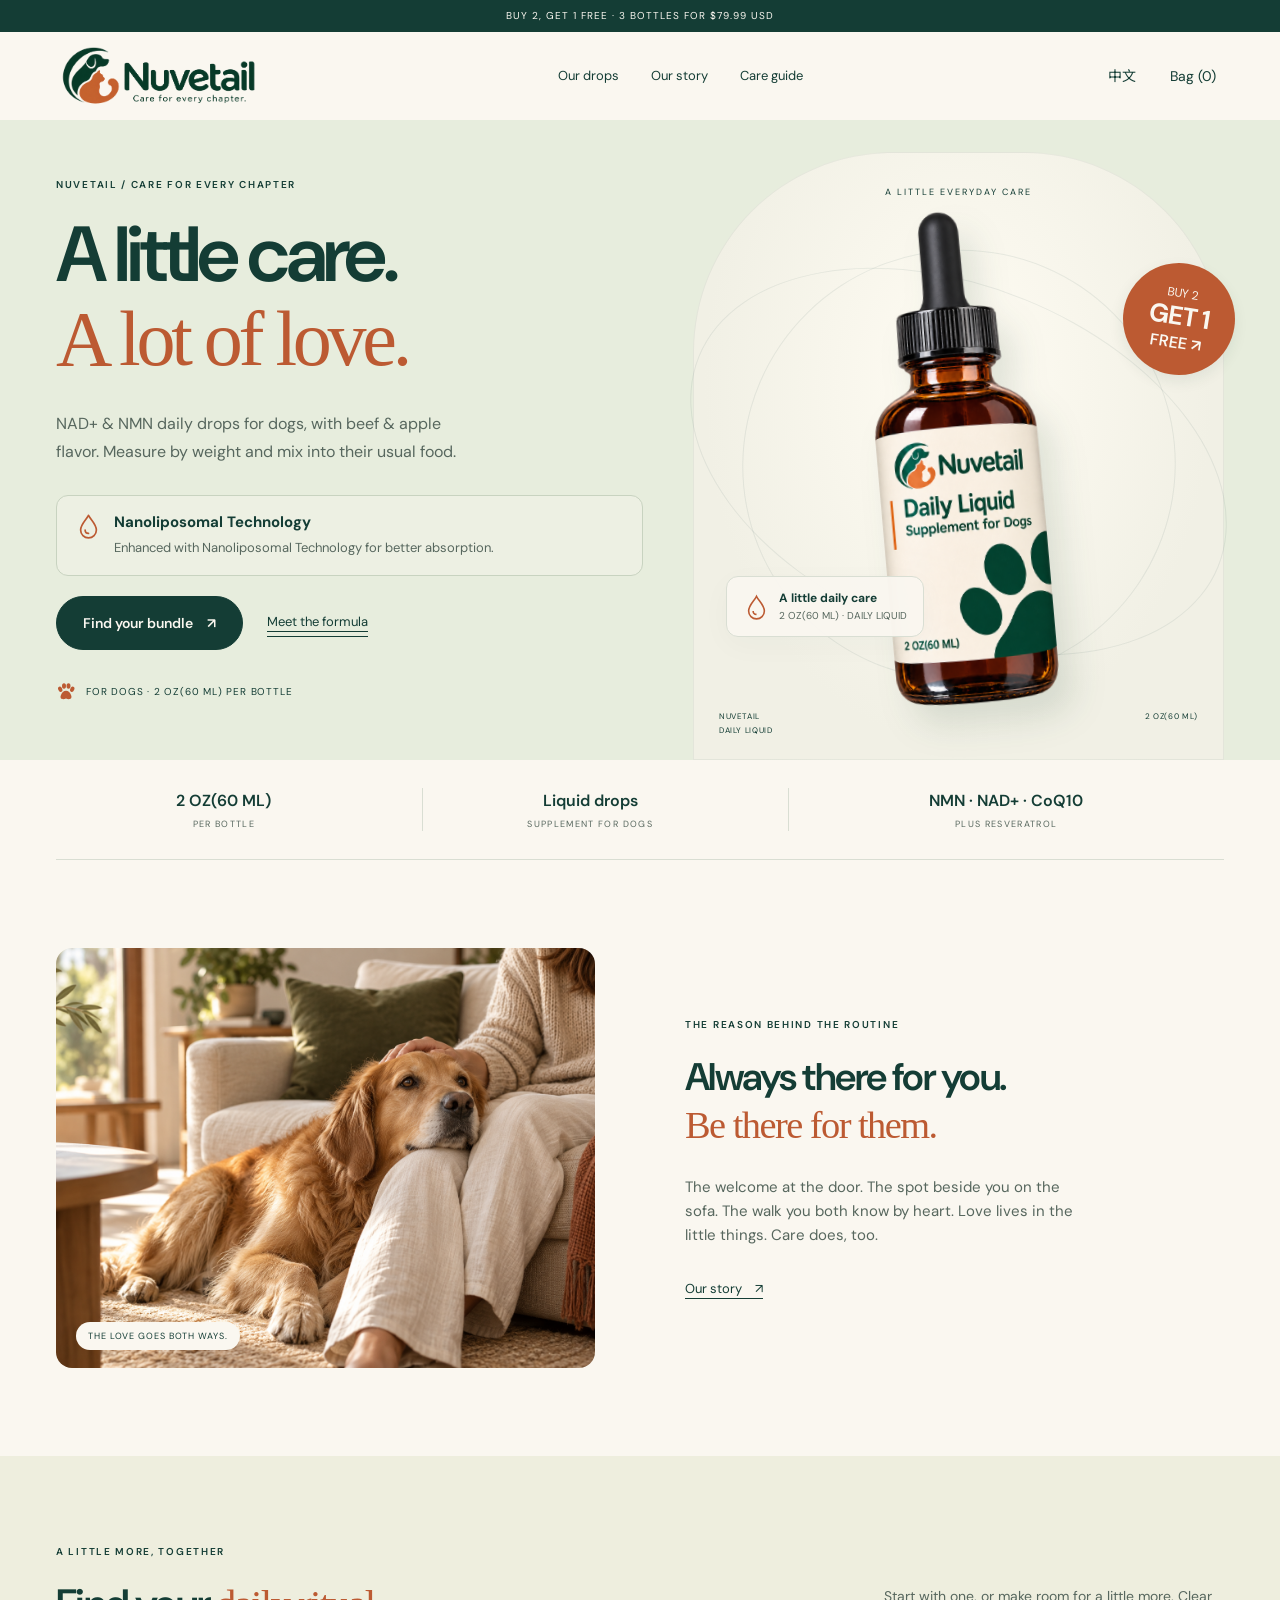
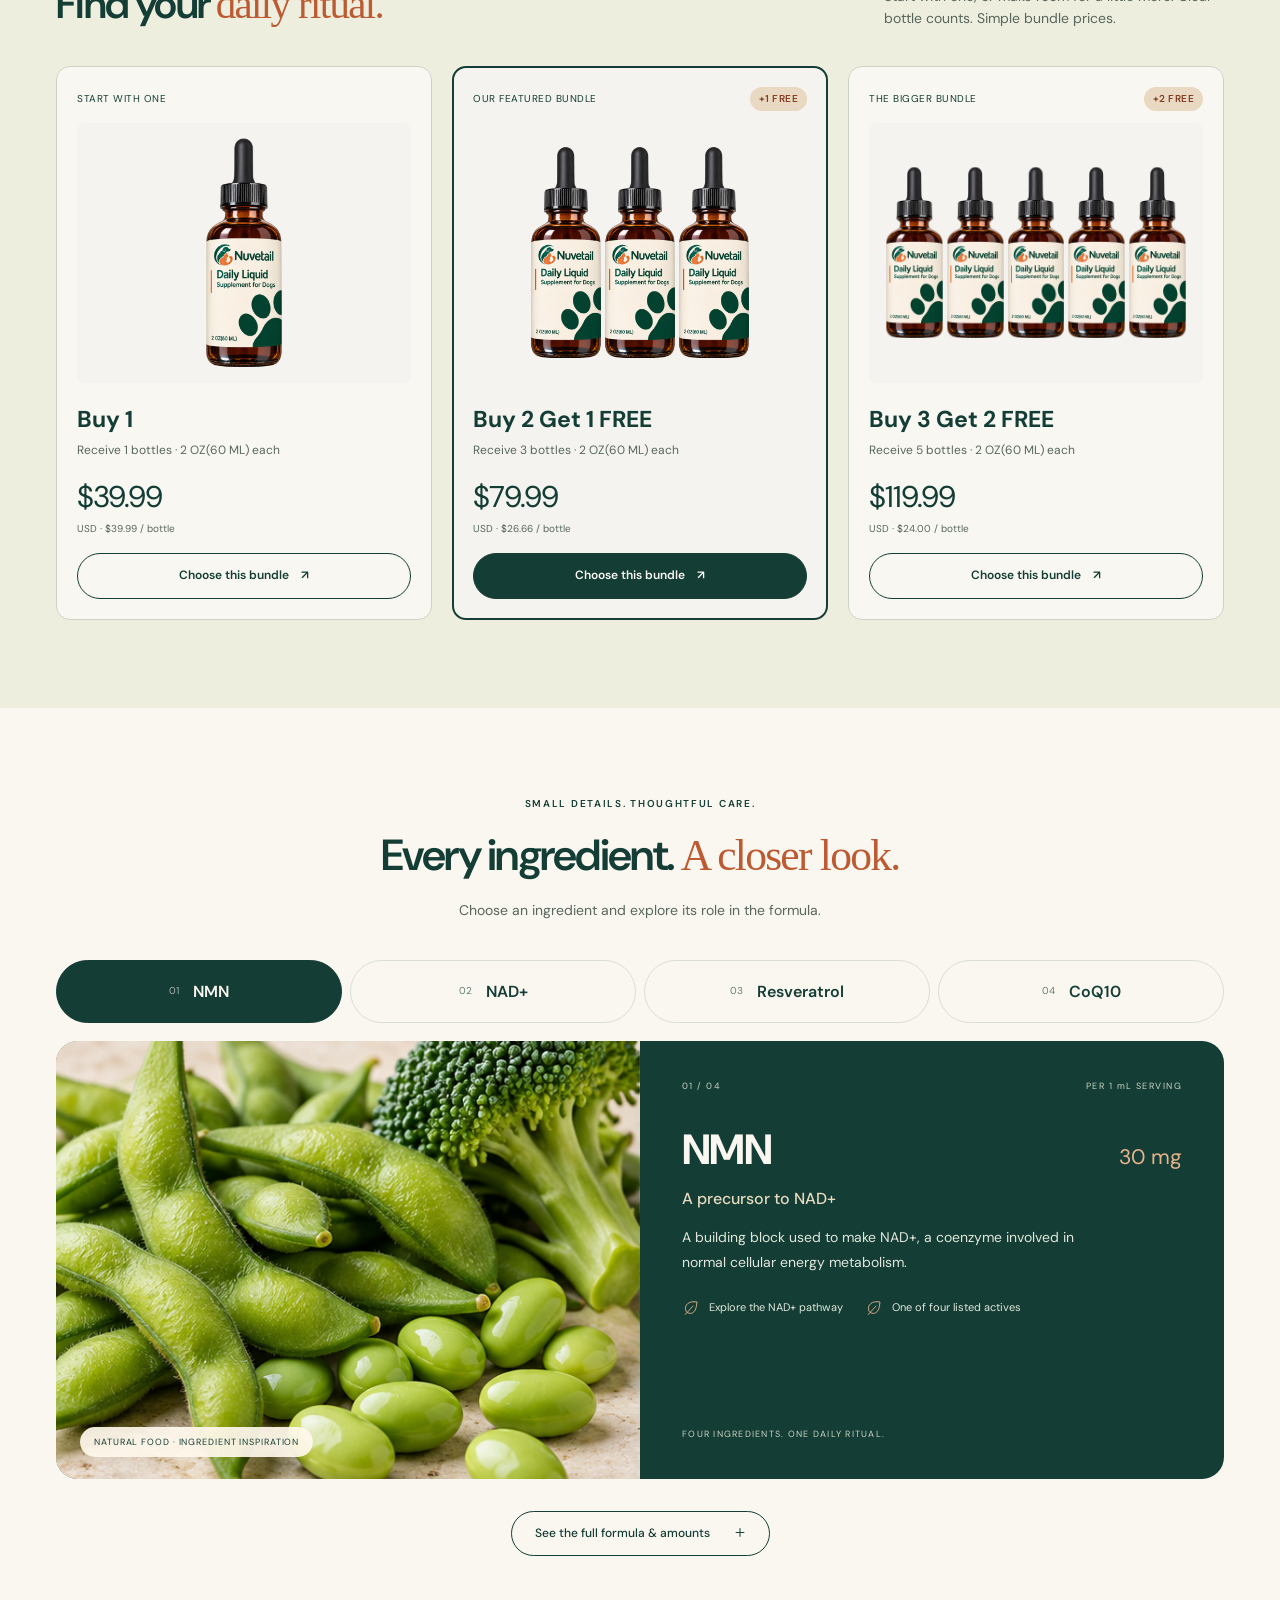
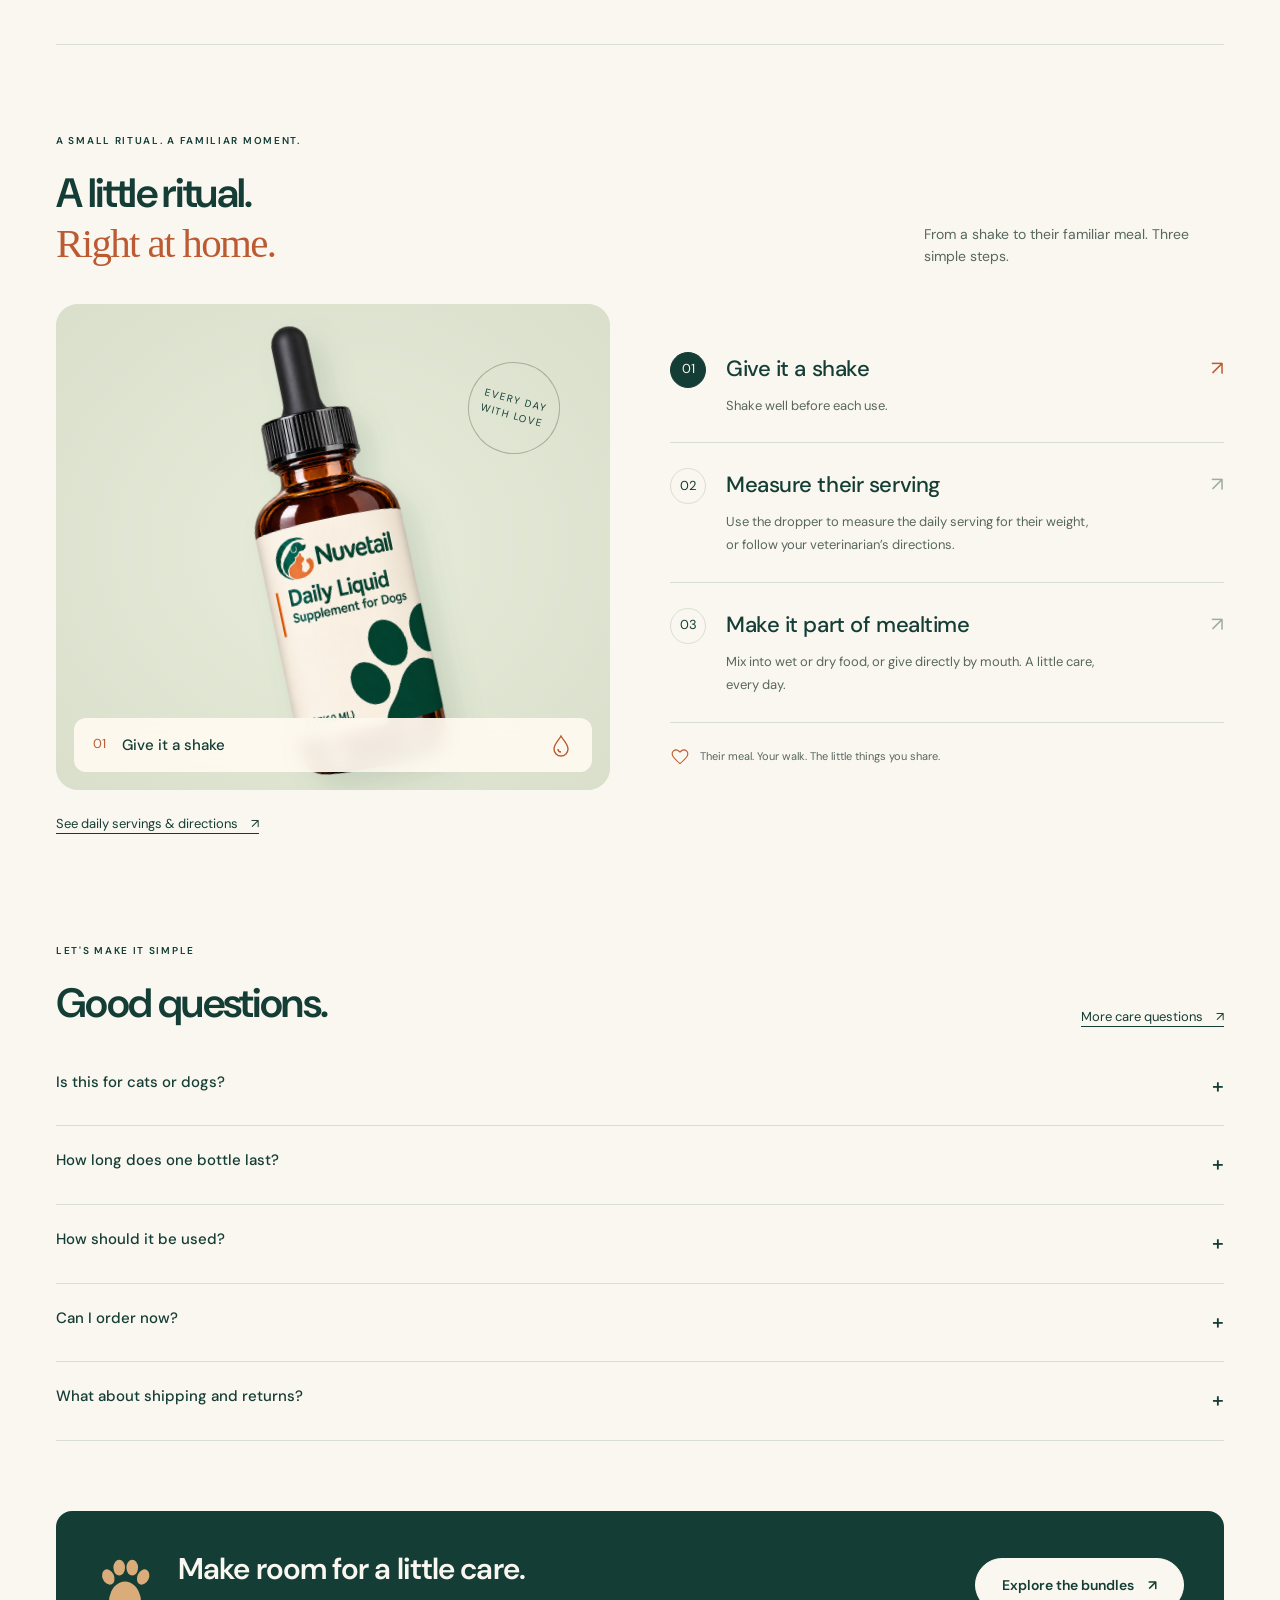
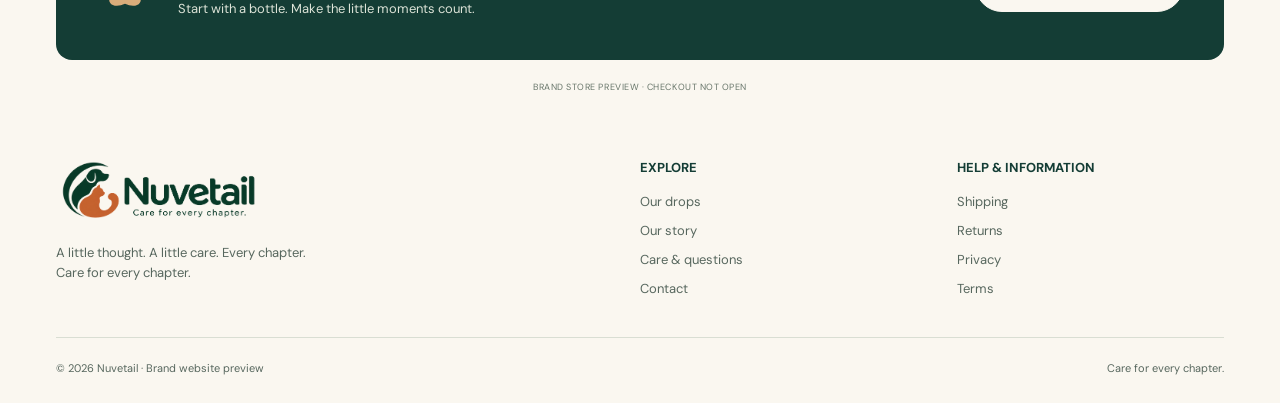
<file: index.html>
<!doctype html><html lang="en"><head><meta charset="utf-8"><meta name="viewport" content="width=device-width,initial-scale=1"><meta name="theme-color" content="#153d36"><meta name="description" content="Nuvetail NAD+ and NMN daily drops for dogs. Beef and apple flavor, nanoliposomal technology, and free worldwide shipping."><title>Nuvetail · Daily Liquid for Dogs</title><link rel="stylesheet" href="styles.css?v=conversion-v6"><script defer src="experience.js?v=conversion-v6"></script><script defer src="app.js?v=scene-neutral-v1"></script><link rel="stylesheet" href="commerce.css?v=conversion-v6"><link rel="stylesheet" href="gallery-cards.css?v=conversion-v6"><link rel="stylesheet" href="experience.css?v=conversion-v6"><link rel="stylesheet" href="conversion.css?v=conversion-v6"></head><body><a class="skip" href="#main">跳到内容 / Skip to content</a><div id="app"></div><div id="overlay"></div><div id="toast" role="status" aria-live="polite"></div></body></html>
</file>
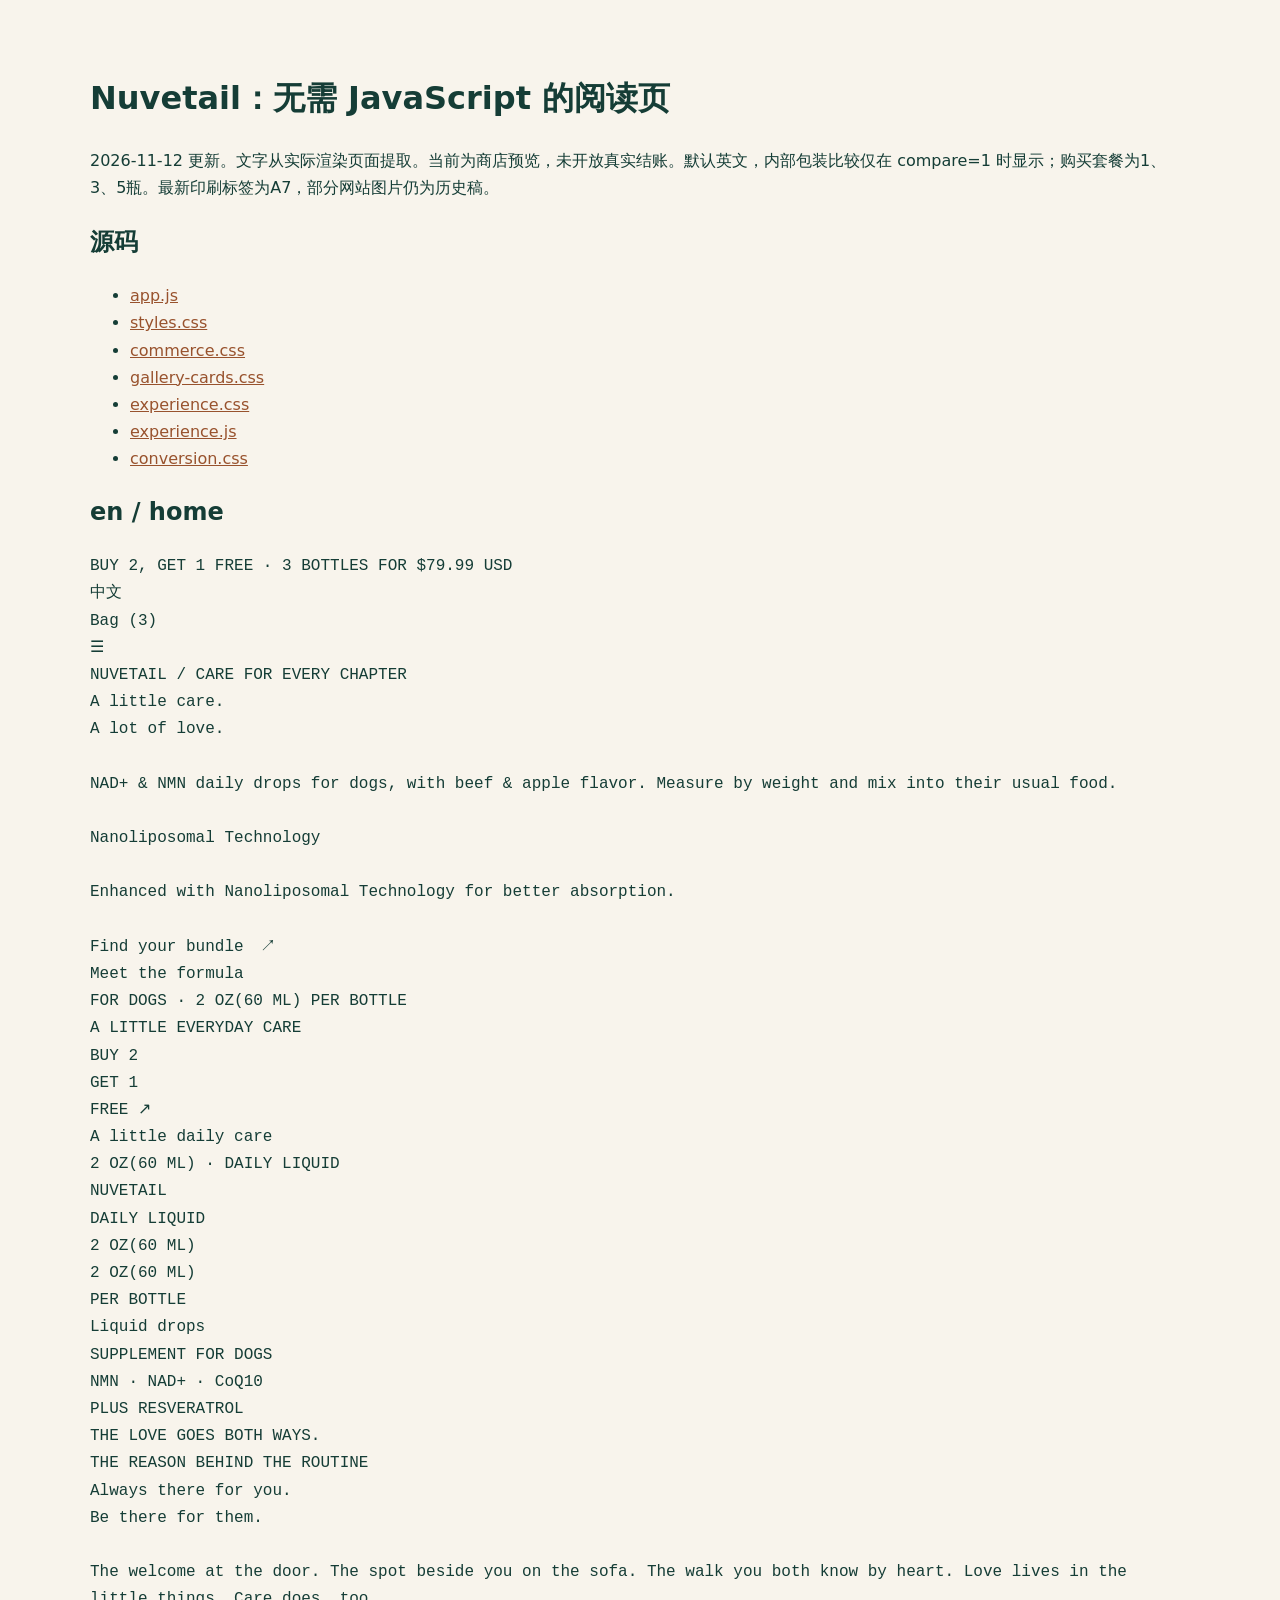
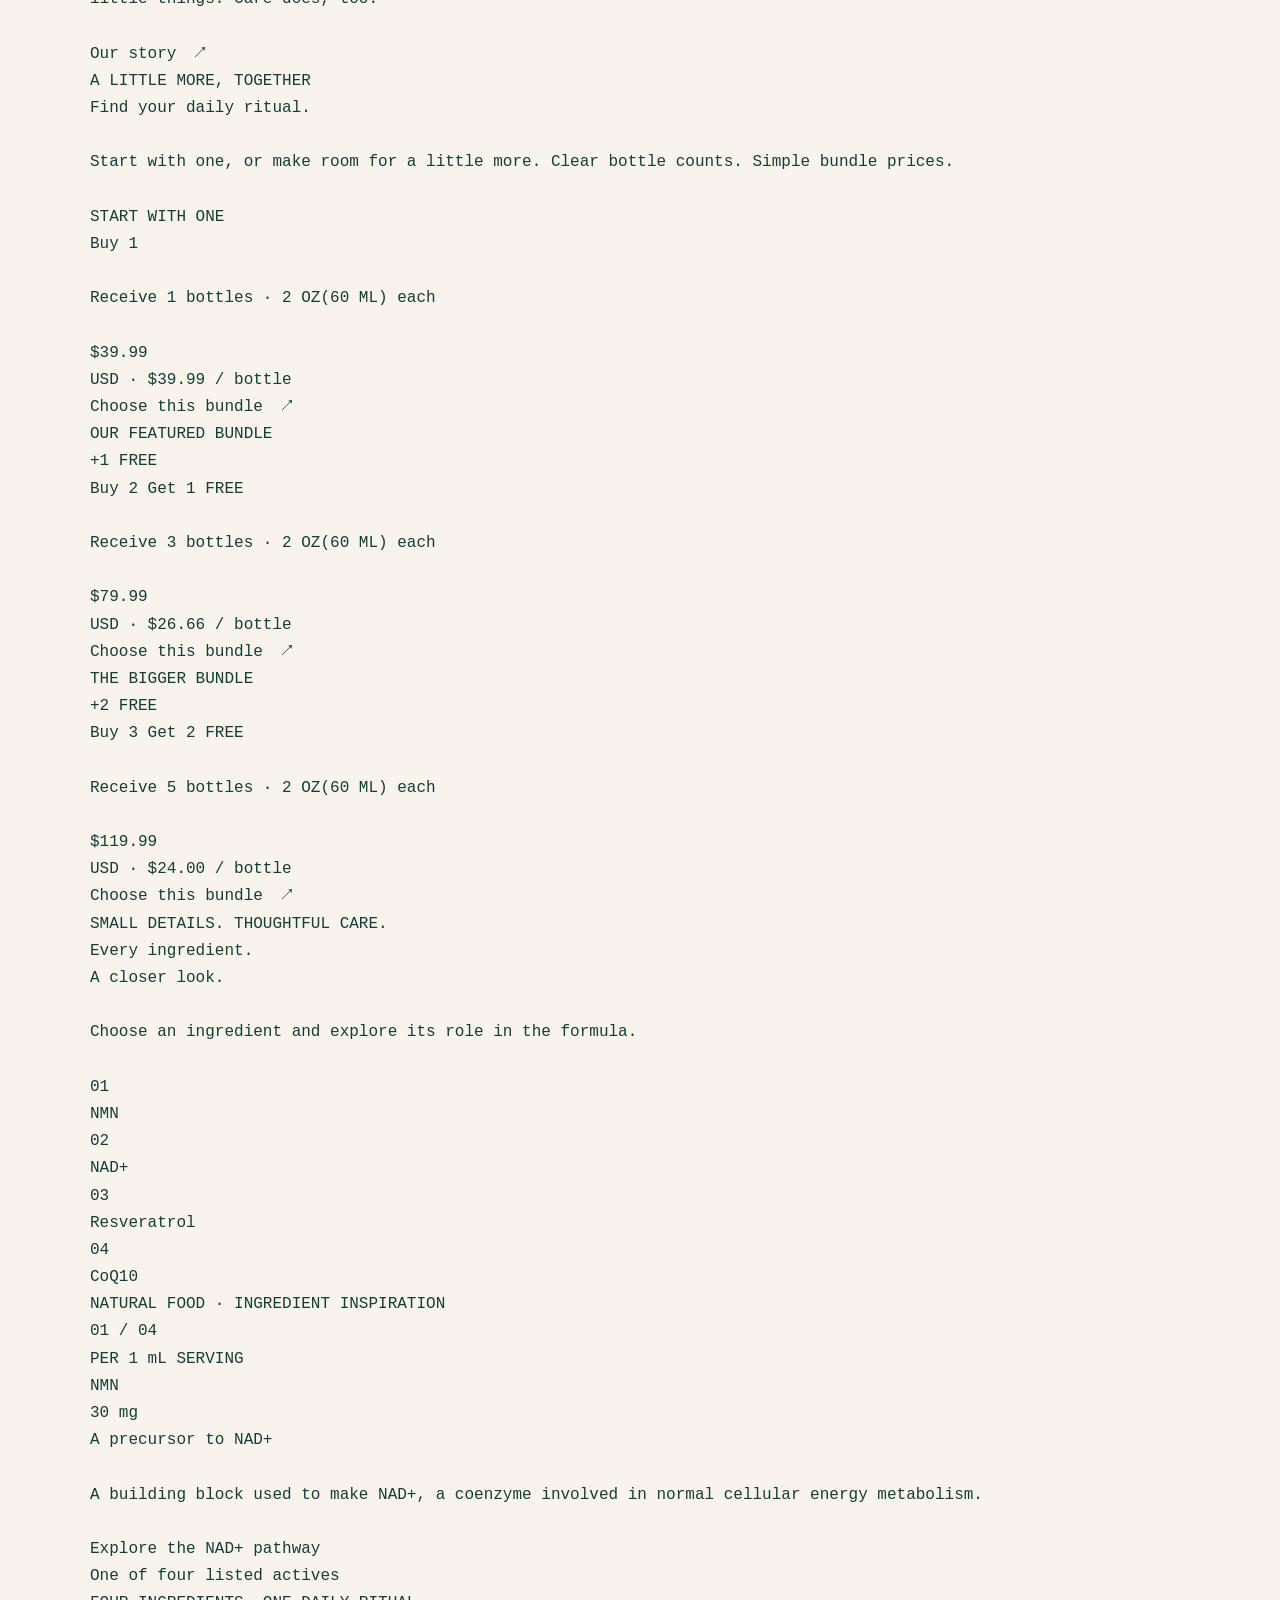
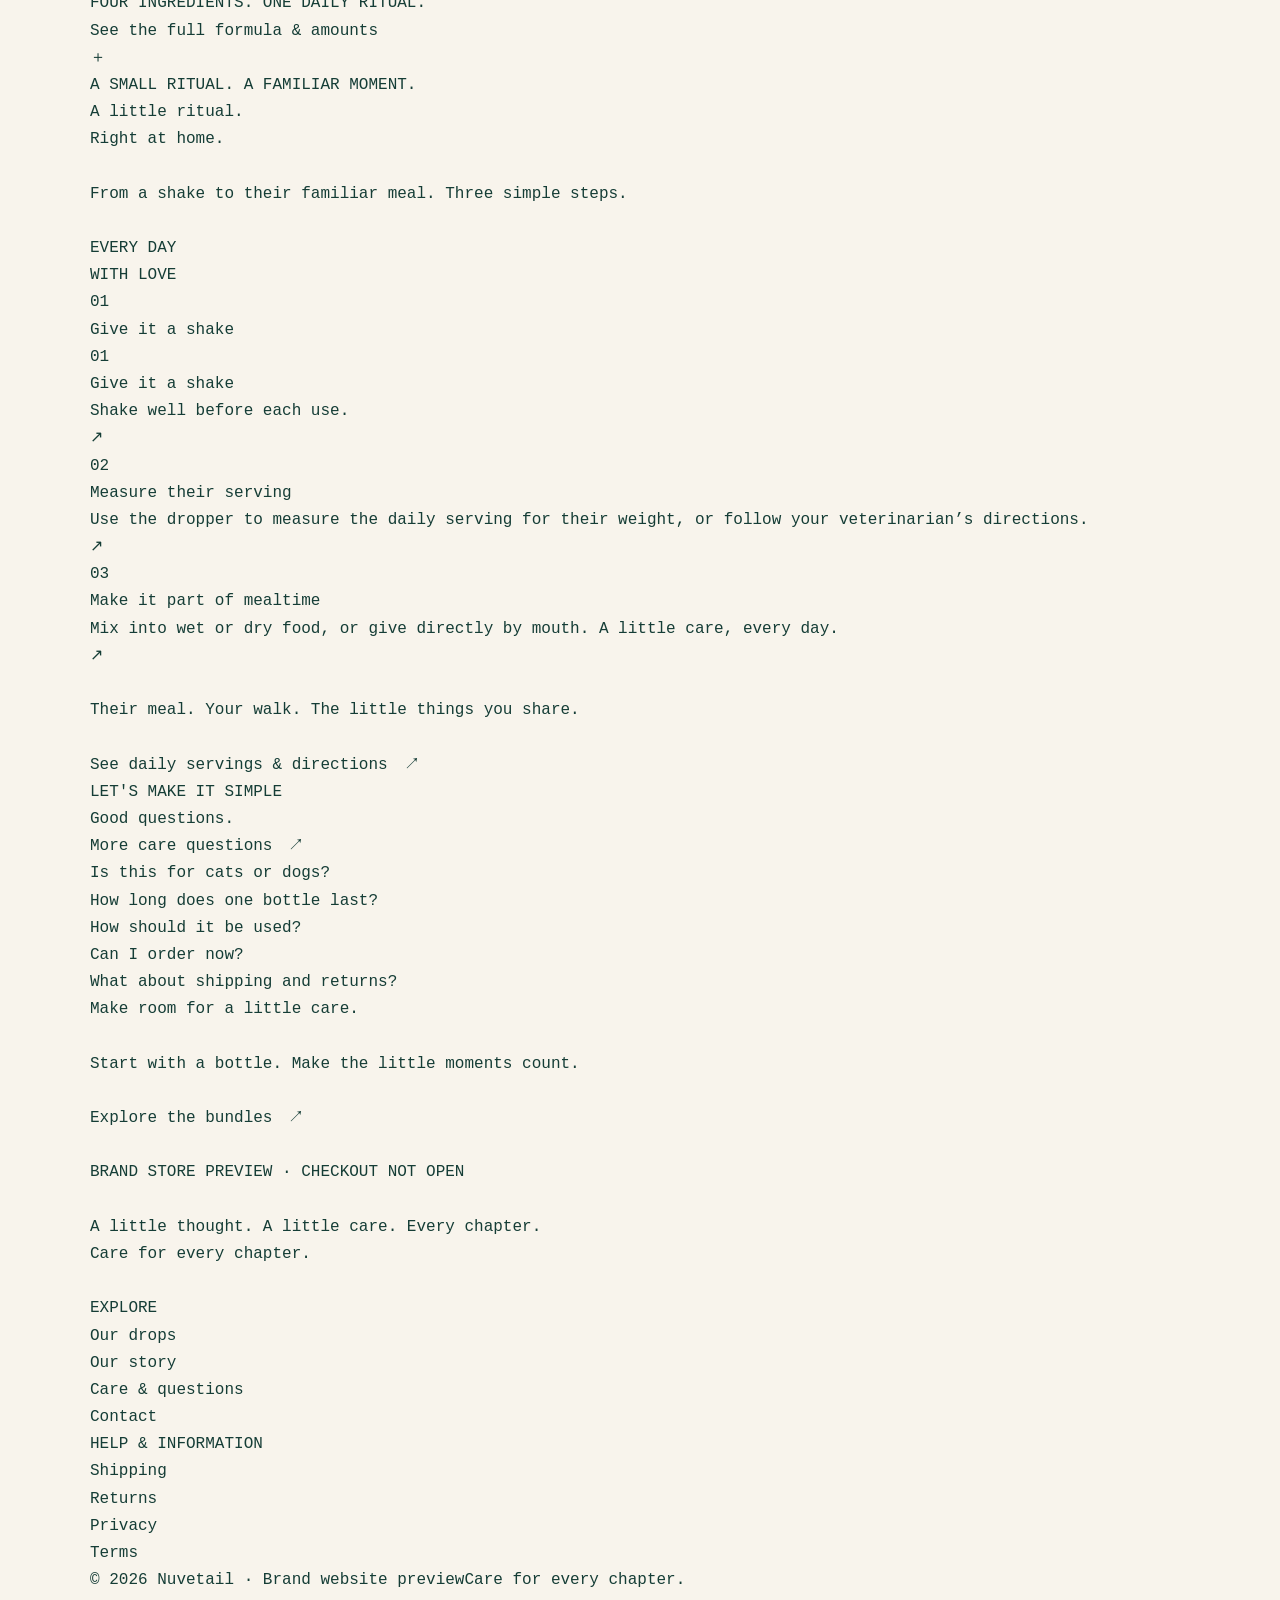
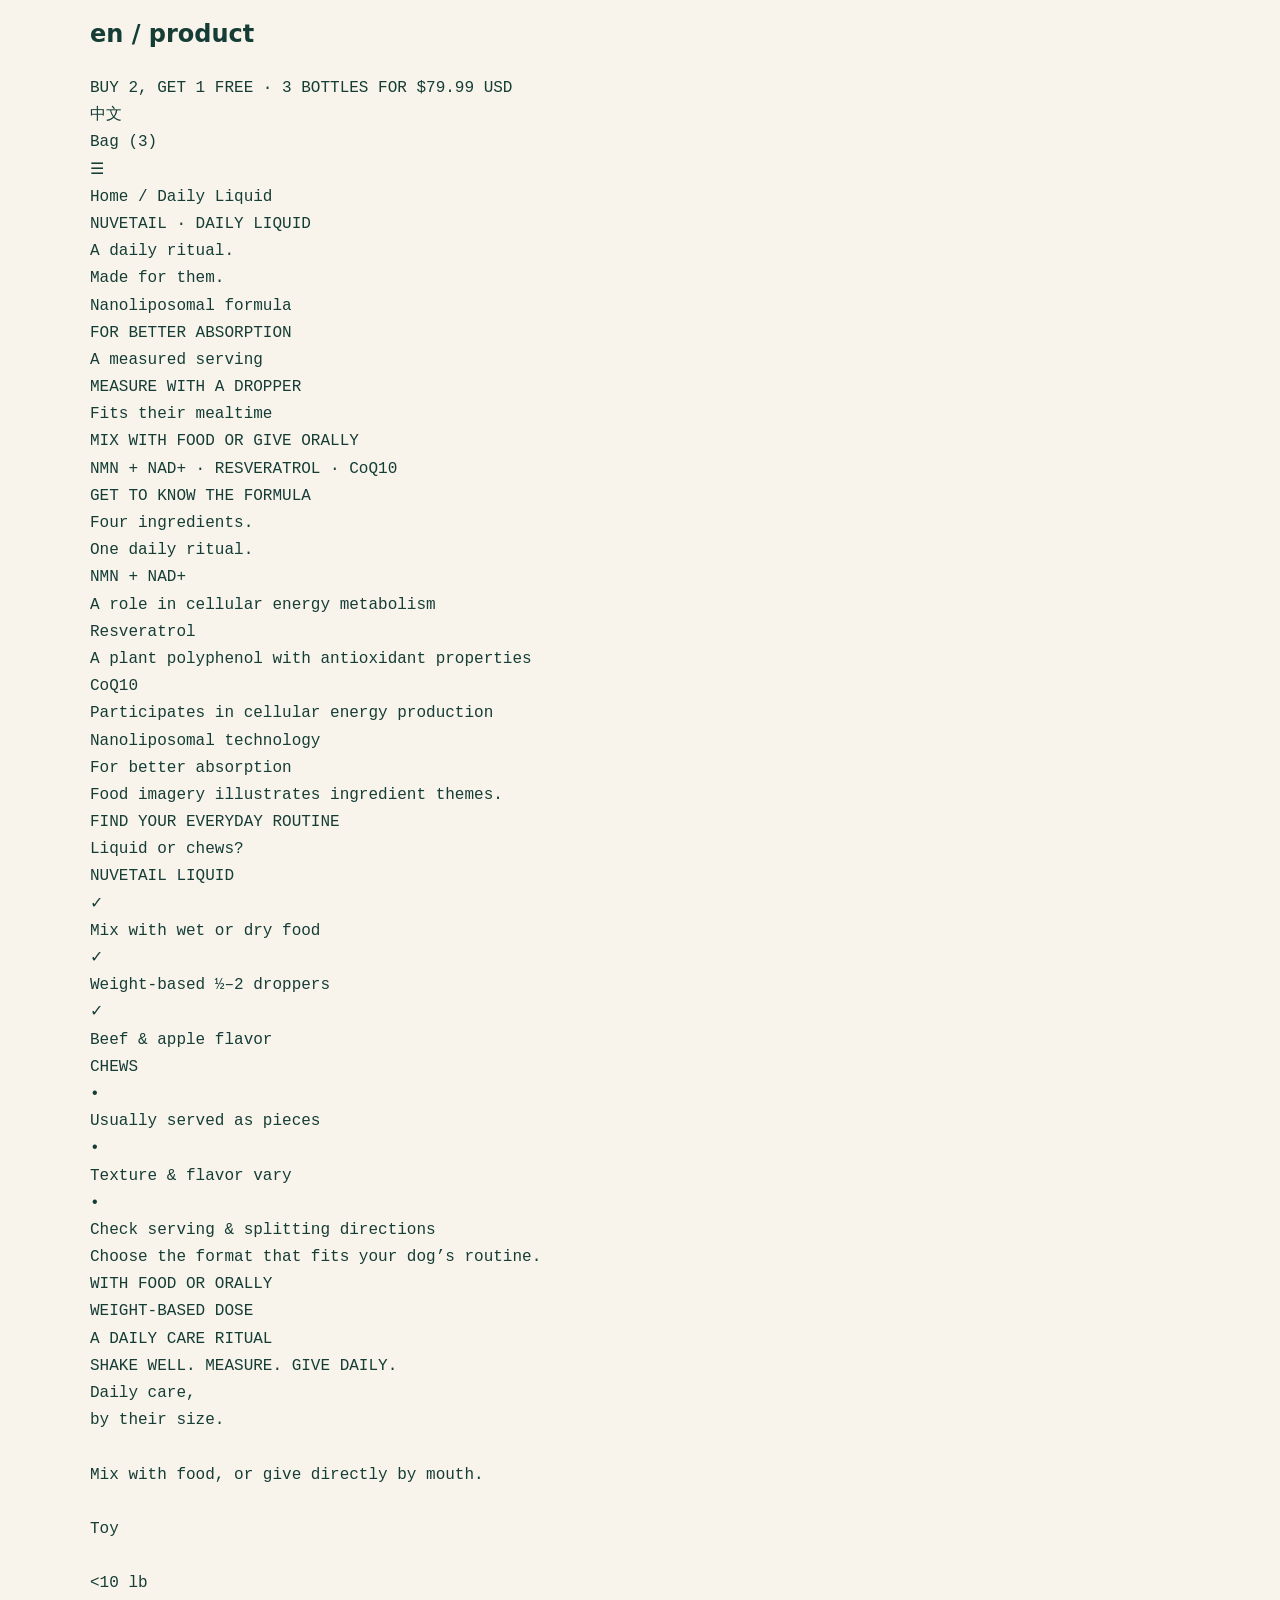
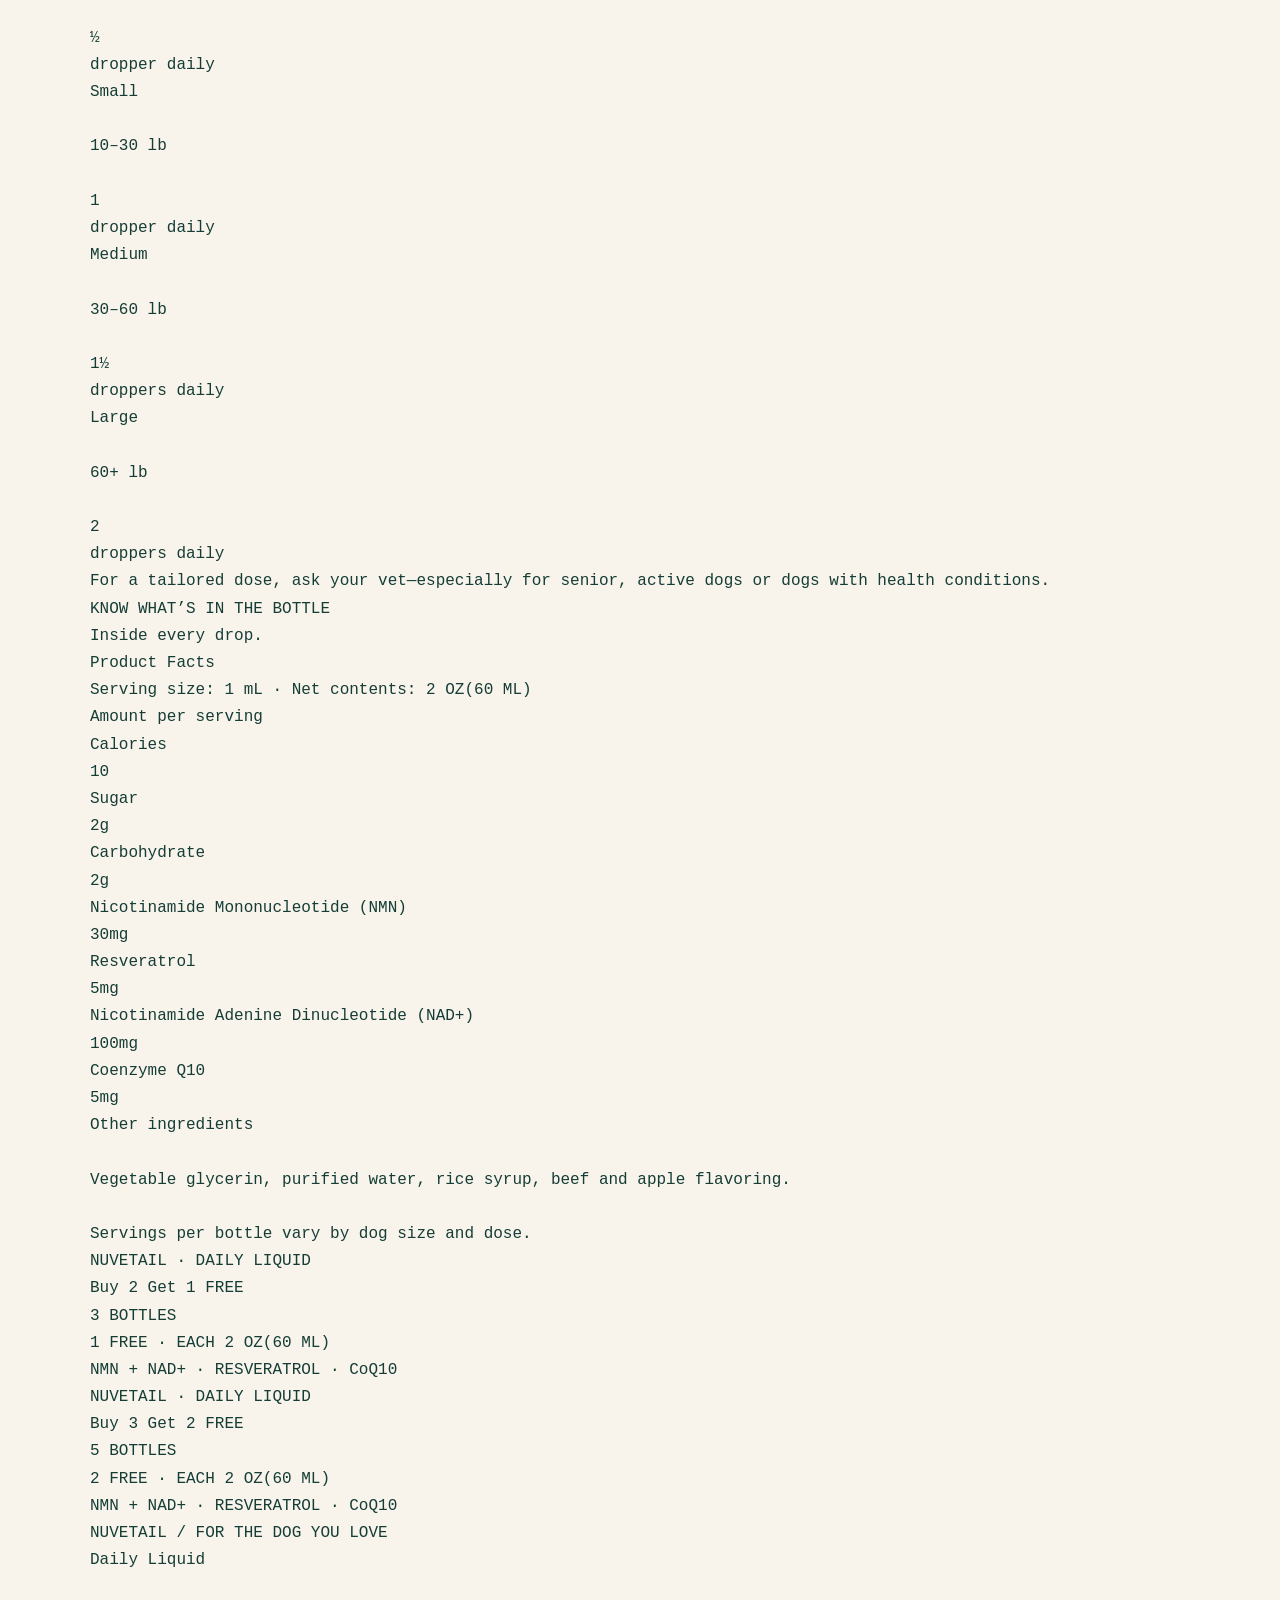
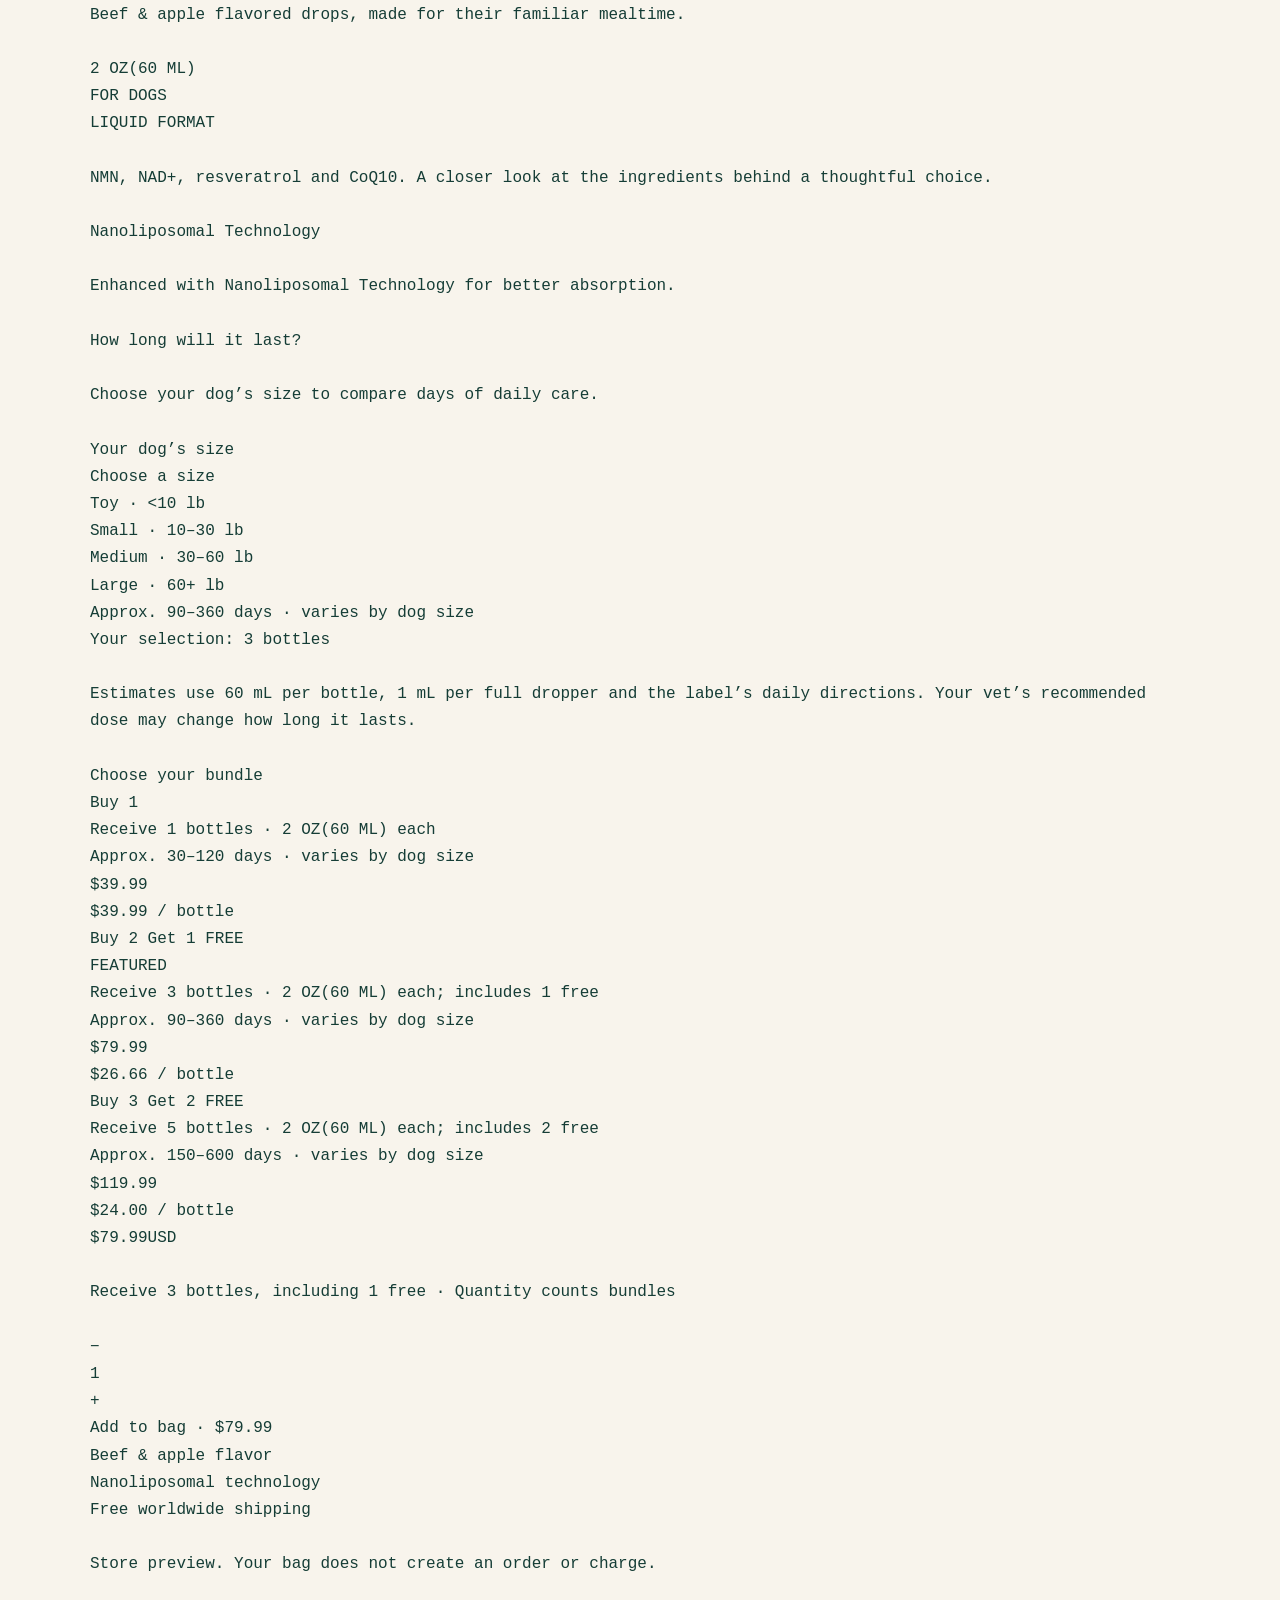
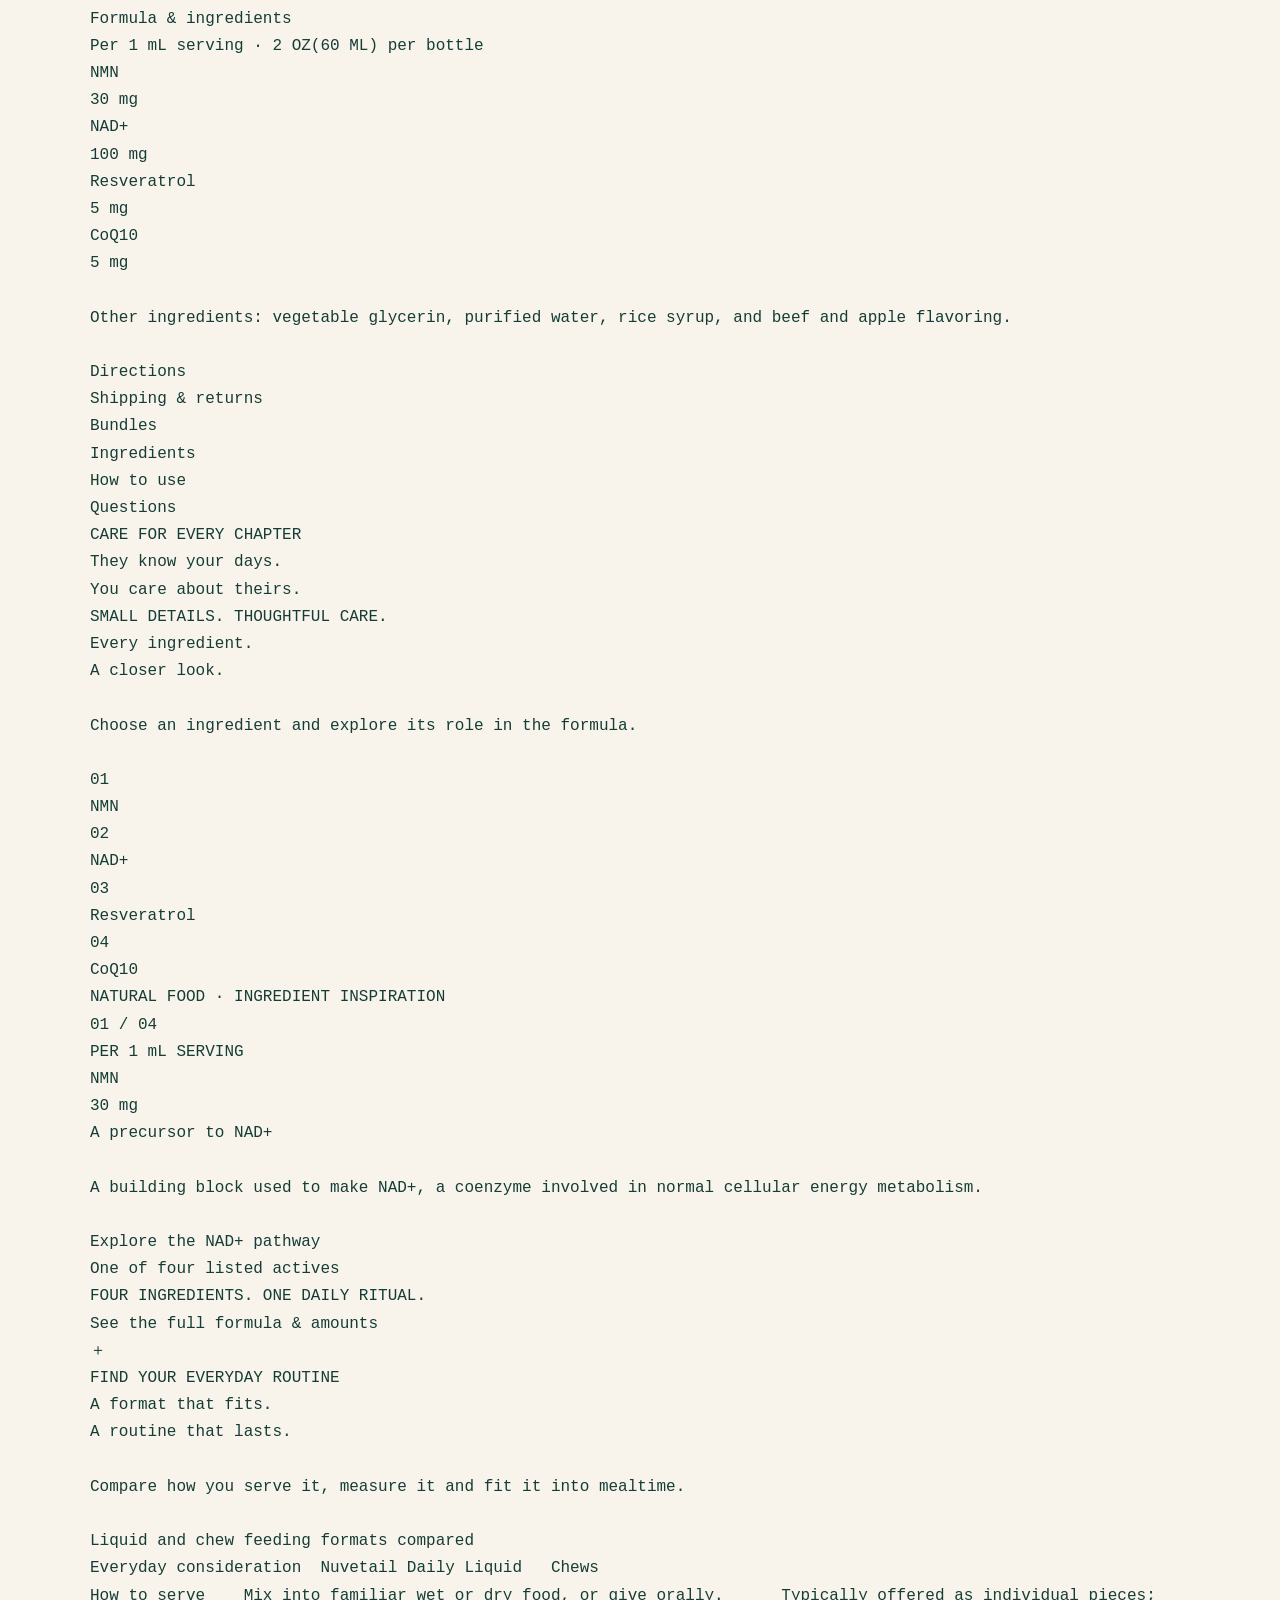
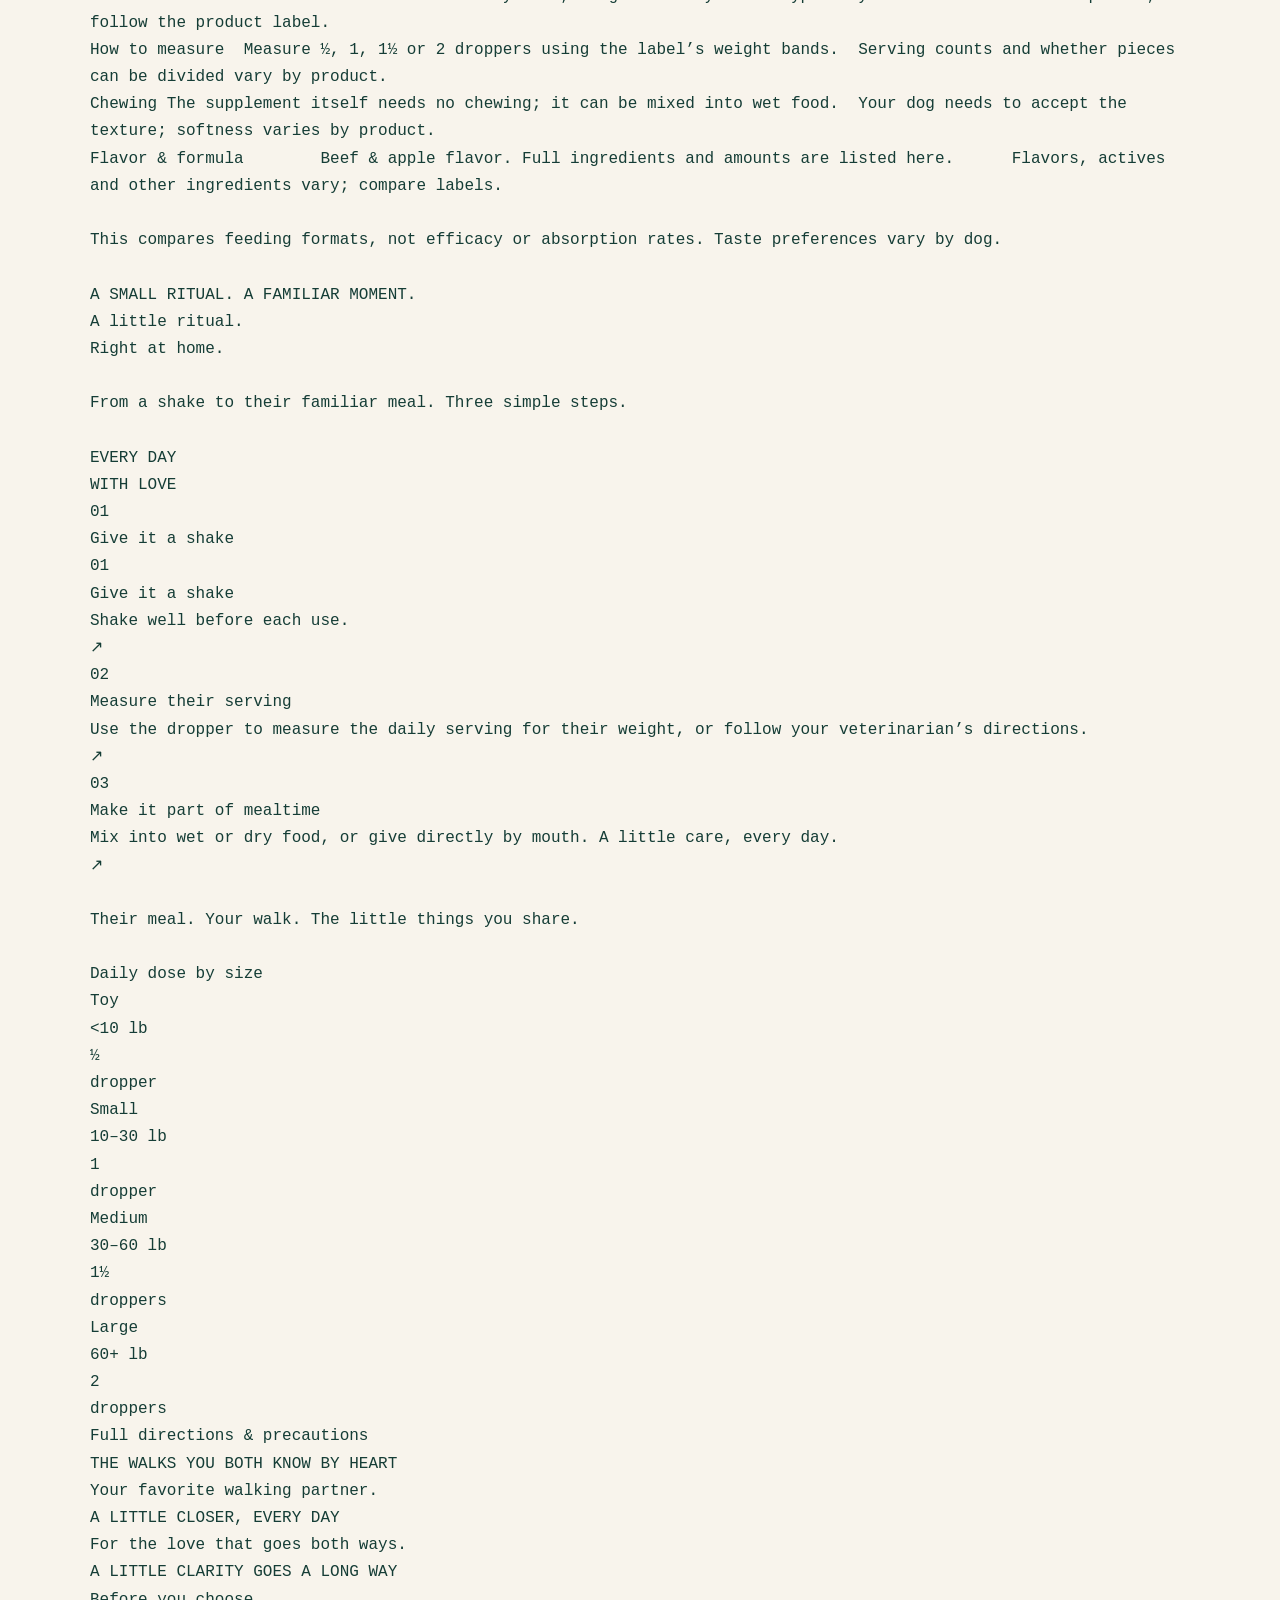
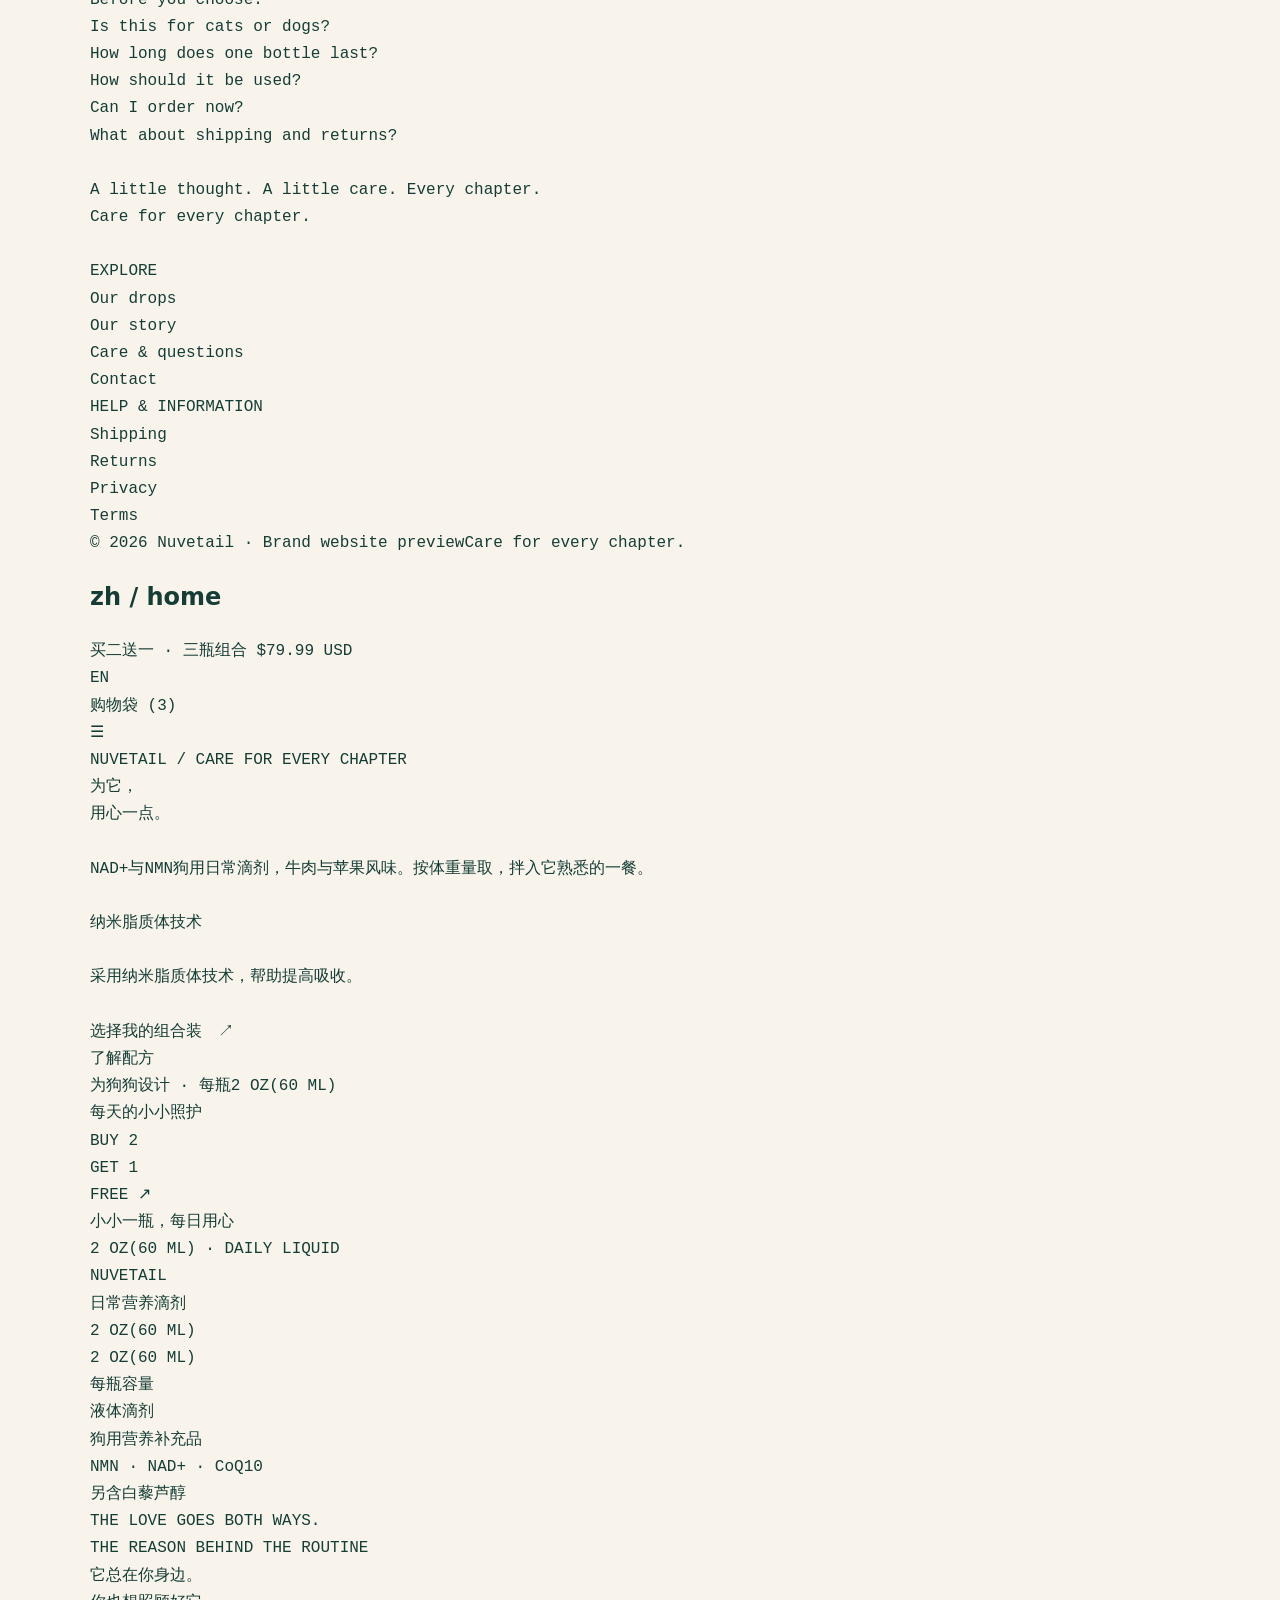
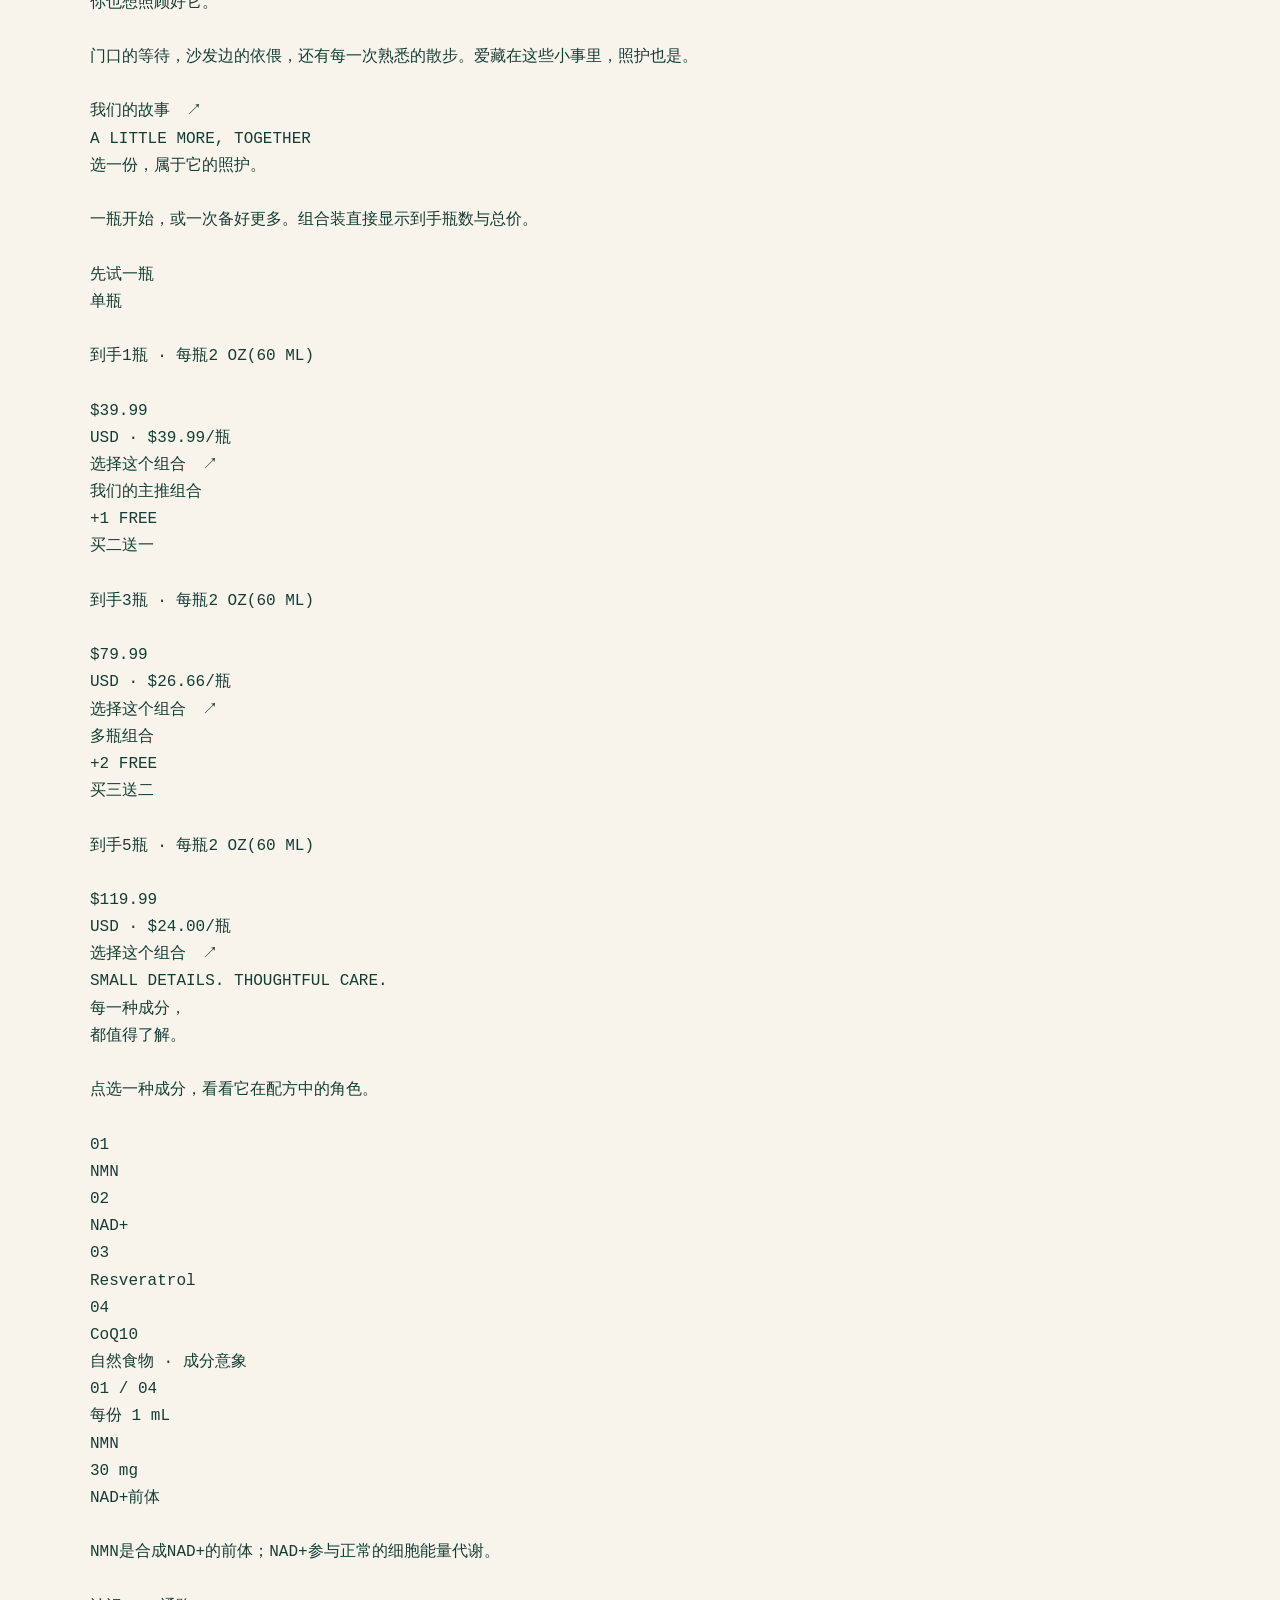
<file: argon-read.html>
<!doctype html><html lang="en"><meta charset="utf-8"><meta name="viewport" content="width=device-width"><style>body{max-width:1100px;margin:30px auto;padding:20px;font:16px/1.7 system-ui;color:#153d36;background:#f8f4ec}pre{white-space:pre-wrap;overflow-wrap:anywhere}a{color:#98522d}</style><h1>Nuvetail：无需 JavaScript 的阅读页</h1><p>2026-11-12 更新。文字从实际渲染页面提取。当前为商店预览，未开放真实结账。默认英文，内部包装比较仅在 compare=1 时显示；购买套餐为1、3、5瓶。最新印刷标签为A7，部分网站图片仍为历史稿。</p><h2>源码</h2><ul><li><a href="source-app.js.html">app.js</a></li><li><a href="source-styles.css.html">styles.css</a></li><li><a href="source-commerce.css.html">commerce.css</a></li><li><a href="source-gallery-cards.css.html">gallery-cards.css</a></li><li><a href="source-experience.css.html">experience.css</a></li><li><a href="source-experience.js.html">experience.js</a></li><li><a href="source-conversion.css.html">conversion.css</a></li></ul><h2>en / home</h2><pre>BUY 2, GET 1 FREE · 3 BOTTLES FOR $79.99 USD
中文
Bag (3)
☰
NUVETAIL / CARE FOR EVERY CHAPTER
A little care.
A lot of love.

NAD+ &amp; NMN daily drops for dogs, with beef &amp; apple flavor. Measure by weight and mix into their usual food.

Nanoliposomal Technology

Enhanced with Nanoliposomal Technology for better absorption.

Find your bundle　↗︎
Meet the formula
FOR DOGS · 2 OZ(60 ML) PER BOTTLE
A LITTLE EVERYDAY CARE
BUY 2
GET 1
FREE ↗︎
A little daily care
2 OZ(60 ML) · DAILY LIQUID
NUVETAIL
DAILY LIQUID
2 OZ(60 ML)
2 OZ(60 ML)
PER BOTTLE
Liquid drops
SUPPLEMENT FOR DOGS
NMN · NAD+ · CoQ10
PLUS RESVERATROL
THE LOVE GOES BOTH WAYS.
THE REASON BEHIND THE ROUTINE
Always there for you.
Be there for them.

The welcome at the door. The spot beside you on the sofa. The walk you both know by heart. Love lives in the little things. Care does, too.

Our story　↗︎
A LITTLE MORE, TOGETHER
Find your daily ritual.

Start with one, or make room for a little more. Clear bottle counts. Simple bundle prices.

START WITH ONE
Buy 1

Receive 1 bottles · 2 OZ(60 ML) each

$39.99
USD · $39.99 / bottle
Choose this bundle　↗︎
OUR FEATURED BUNDLE
+1 FREE
Buy 2 Get 1 FREE

Receive 3 bottles · 2 OZ(60 ML) each

$79.99
USD · $26.66 / bottle
Choose this bundle　↗︎
THE BIGGER BUNDLE
+2 FREE
Buy 3 Get 2 FREE

Receive 5 bottles · 2 OZ(60 ML) each

$119.99
USD · $24.00 / bottle
Choose this bundle　↗︎
SMALL DETAILS. THOUGHTFUL CARE.
Every ingredient.
A closer look.

Choose an ingredient and explore its role in the formula.

01
NMN
02
NAD+
03
Resveratrol
04
CoQ10
NATURAL FOOD · INGREDIENT INSPIRATION
01 / 04
PER 1 mL SERVING
NMN
30 mg
A precursor to NAD+

A building block used to make NAD+, a coenzyme involved in normal cellular energy metabolism.

Explore the NAD+ pathway
One of four listed actives
FOUR INGREDIENTS. ONE DAILY RITUAL.
See the full formula &amp; amounts
＋
A SMALL RITUAL. A FAMILIAR MOMENT.
A little ritual.
Right at home.

From a shake to their familiar meal. Three simple steps.

EVERY DAY
WITH LOVE
01
Give it a shake
01
Give it a shake
Shake well before each use.
↗︎
02
Measure their serving
Use the dropper to measure the daily serving for their weight, or follow your veterinarian’s directions.
↗︎
03
Make it part of mealtime
Mix into wet or dry food, or give directly by mouth. A little care, every day.
↗︎

Their meal. Your walk. The little things you share.

See daily servings &amp; directions　↗︎
LET&#x27;S MAKE IT SIMPLE
Good questions.
More care questions　↗︎
Is this for cats or dogs?
How long does one bottle last?
How should it be used?
Can I order now?
What about shipping and returns?
Make room for a little care.

Start with a bottle. Make the little moments count.

Explore the bundles　↗︎

BRAND STORE PREVIEW · CHECKOUT NOT OPEN

A little thought. A little care. Every chapter.
Care for every chapter.

EXPLORE
Our drops
Our story
Care &amp; questions
Contact
HELP &amp; INFORMATION
Shipping
Returns
Privacy
Terms
© 2026 Nuvetail · Brand website previewCare for every chapter.</pre><h2>en / product</h2><pre>BUY 2, GET 1 FREE · 3 BOTTLES FOR $79.99 USD
中文
Bag (3)
☰
Home / Daily Liquid
NUVETAIL · DAILY LIQUID
A daily ritual.
Made for them.
Nanoliposomal formula
FOR BETTER ABSORPTION
A measured serving
MEASURE WITH A DROPPER
Fits their mealtime
MIX WITH FOOD OR GIVE ORALLY
NMN + NAD+ · RESVERATROL · CoQ10
GET TO KNOW THE FORMULA
Four ingredients.
One daily ritual.
NMN + NAD+
A role in cellular energy metabolism
Resveratrol
A plant polyphenol with antioxidant properties
CoQ10
Participates in cellular energy production
Nanoliposomal technology
For better absorption
Food imagery illustrates ingredient themes.
FIND YOUR EVERYDAY ROUTINE
Liquid or chews?
NUVETAIL LIQUID
✓
Mix with wet or dry food
✓
Weight-based ½–2 droppers
✓
Beef &amp; apple flavor
CHEWS
•
Usually served as pieces
•
Texture &amp; flavor vary
•
Check serving &amp; splitting directions
Choose the format that fits your dog’s routine.
WITH FOOD OR ORALLY
WEIGHT-BASED DOSE
A DAILY CARE RITUAL
SHAKE WELL. MEASURE. GIVE DAILY.
Daily care,
by their size.

Mix with food, or give directly by mouth.

Toy

&lt;10 lb

½
dropper daily
Small

10–30 lb

1
dropper daily
Medium

30–60 lb

1½
droppers daily
Large

60+ lb

2
droppers daily
For a tailored dose, ask your vet—especially for senior, active dogs or dogs with health conditions.
KNOW WHAT’S IN THE BOTTLE
Inside every drop.
Product Facts
Serving size: 1 mL · Net contents: 2 OZ(60 ML)
Amount per serving
Calories
10
Sugar
2g
Carbohydrate
2g
Nicotinamide Mononucleotide (NMN)
30mg
Resveratrol
5mg
Nicotinamide Adenine Dinucleotide (NAD+)
100mg
Coenzyme Q10
5mg
Other ingredients

Vegetable glycerin, purified water, rice syrup, beef and apple flavoring.

Servings per bottle vary by dog size and dose.
NUVETAIL · DAILY LIQUID
Buy 2 Get 1 FREE
3 BOTTLES
1 FREE · EACH 2 OZ(60 ML)
NMN + NAD+ · RESVERATROL · CoQ10
NUVETAIL · DAILY LIQUID
Buy 3 Get 2 FREE
5 BOTTLES
2 FREE · EACH 2 OZ(60 ML)
NMN + NAD+ · RESVERATROL · CoQ10
NUVETAIL / FOR THE DOG YOU LOVE
Daily Liquid

Beef &amp; apple flavored drops, made for their familiar mealtime.

2 OZ(60 ML)
FOR DOGS
LIQUID FORMAT

NMN, NAD+, resveratrol and CoQ10. A closer look at the ingredients behind a thoughtful choice.

Nanoliposomal Technology

Enhanced with Nanoliposomal Technology for better absorption.

How long will it last?

Choose your dog’s size to compare days of daily care.

Your dog’s size
Choose a size
Toy · &lt;10 lb
Small · 10–30 lb
Medium · 30–60 lb
Large · 60+ lb
Approx. 90–360 days · varies by dog size
Your selection: 3 bottles

Estimates use 60 mL per bottle, 1 mL per full dropper and the label’s daily directions. Your vet’s recommended dose may change how long it lasts.

Choose your bundle
Buy 1
Receive 1 bottles · 2 OZ(60 ML) each
Approx. 30–120 days · varies by dog size
$39.99
$39.99 / bottle
Buy 2 Get 1 FREE
FEATURED
Receive 3 bottles · 2 OZ(60 ML) each; includes 1 free
Approx. 90–360 days · varies by dog size
$79.99
$26.66 / bottle
Buy 3 Get 2 FREE
Receive 5 bottles · 2 OZ(60 ML) each; includes 2 free
Approx. 150–600 days · varies by dog size
$119.99
$24.00 / bottle
$79.99USD

Receive 3 bottles, including 1 free · Quantity counts bundles

−
1
+
Add to bag · $79.99
Beef &amp; apple flavor
Nanoliposomal technology
Free worldwide shipping

Store preview. Your bag does not create an order or charge.

Formula &amp; ingredients
Per 1 mL serving · 2 OZ(60 ML) per bottle
NMN
30 mg
NAD+
100 mg
Resveratrol
5 mg
CoQ10
5 mg

Other ingredients: vegetable glycerin, purified water, rice syrup, and beef and apple flavoring.

Directions
Shipping &amp; returns
Bundles
Ingredients
How to use
Questions
CARE FOR EVERY CHAPTER
They know your days.
You care about theirs.
SMALL DETAILS. THOUGHTFUL CARE.
Every ingredient.
A closer look.

Choose an ingredient and explore its role in the formula.

01
NMN
02
NAD+
03
Resveratrol
04
CoQ10
NATURAL FOOD · INGREDIENT INSPIRATION
01 / 04
PER 1 mL SERVING
NMN
30 mg
A precursor to NAD+

A building block used to make NAD+, a coenzyme involved in normal cellular energy metabolism.

Explore the NAD+ pathway
One of four listed actives
FOUR INGREDIENTS. ONE DAILY RITUAL.
See the full formula &amp; amounts
＋
FIND YOUR EVERYDAY ROUTINE
A format that fits.
A routine that lasts.

Compare how you serve it, measure it and fit it into mealtime.

Liquid and chew feeding formats compared
Everyday consideration	Nuvetail Daily Liquid	Chews
How to serve	Mix into familiar wet or dry food, or give orally.	Typically offered as individual pieces; follow the product label.
How to measure	Measure ½, 1, 1½ or 2 droppers using the label’s weight bands.	Serving counts and whether pieces can be divided vary by product.
Chewing	The supplement itself needs no chewing; it can be mixed into wet food.	Your dog needs to accept the texture; softness varies by product.
Flavor &amp; formula	Beef &amp; apple flavor. Full ingredients and amounts are listed here.	Flavors, actives and other ingredients vary; compare labels.

This compares feeding formats, not efficacy or absorption rates. Taste preferences vary by dog.

A SMALL RITUAL. A FAMILIAR MOMENT.
A little ritual.
Right at home.

From a shake to their familiar meal. Three simple steps.

EVERY DAY
WITH LOVE
01
Give it a shake
01
Give it a shake
Shake well before each use.
↗︎
02
Measure their serving
Use the dropper to measure the daily serving for their weight, or follow your veterinarian’s directions.
↗︎
03
Make it part of mealtime
Mix into wet or dry food, or give directly by mouth. A little care, every day.
↗︎

Their meal. Your walk. The little things you share.

Daily dose by size
Toy
&lt;10 lb
½
dropper
Small
10–30 lb
1
dropper
Medium
30–60 lb
1½
droppers
Large
60+ lb
2
droppers
Full directions &amp; precautions
THE WALKS YOU BOTH KNOW BY HEART
Your favorite walking partner.
A LITTLE CLOSER, EVERY DAY
For the love that goes both ways.
A LITTLE CLARITY GOES A LONG WAY
Before you choose.
Is this for cats or dogs?
How long does one bottle last?
How should it be used?
Can I order now?
What about shipping and returns?

A little thought. A little care. Every chapter.
Care for every chapter.

EXPLORE
Our drops
Our story
Care &amp; questions
Contact
HELP &amp; INFORMATION
Shipping
Returns
Privacy
Terms
© 2026 Nuvetail · Brand website previewCare for every chapter.</pre><h2>zh / home</h2><pre>买二送一 · 三瓶组合 $79.99 USD
EN
购物袋 (3)
☰
NUVETAIL / CARE FOR EVERY CHAPTER
为它，
用心一点。

NAD+与NMN狗用日常滴剂，牛肉与苹果风味。按体重量取，拌入它熟悉的一餐。

纳米脂质体技术

采用纳米脂质体技术，帮助提高吸收。

选择我的组合装　↗︎
了解配方
为狗狗设计 · 每瓶2 OZ(60 ML)
每天的小小照护
BUY 2
GET 1
FREE ↗︎
小小一瓶，每日用心
2 OZ(60 ML) · DAILY LIQUID
NUVETAIL
日常营养滴剂
2 OZ(60 ML)
2 OZ(60 ML)
每瓶容量
液体滴剂
狗用营养补充品
NMN · NAD+ · CoQ10
另含白藜芦醇
THE LOVE GOES BOTH WAYS.
THE REASON BEHIND THE ROUTINE
它总在你身边。
你也想照顾好它。

门口的等待，沙发边的依偎，还有每一次熟悉的散步。爱藏在这些小事里，照护也是。

我们的故事　↗︎
A LITTLE MORE, TOGETHER
选一份，属于它的照护。

一瓶开始，或一次备好更多。组合装直接显示到手瓶数与总价。

先试一瓶
单瓶

到手1瓶 · 每瓶2 OZ(60 ML)

$39.99
USD · $39.99/瓶
选择这个组合　↗︎
我们的主推组合
+1 FREE
买二送一

到手3瓶 · 每瓶2 OZ(60 ML)

$79.99
USD · $26.66/瓶
选择这个组合　↗︎
多瓶组合
+2 FREE
买三送二

到手5瓶 · 每瓶2 OZ(60 ML)

$119.99
USD · $24.00/瓶
选择这个组合　↗︎
SMALL DETAILS. THOUGHTFUL CARE.
每一种成分，
都值得了解。

点选一种成分，看看它在配方中的角色。

01
NMN
02
NAD+
03
Resveratrol
04
CoQ10
自然食物 · 成分意象
01 / 04
每份 1 mL
NMN
30 mg
NAD+前体

NMN是合成NAD+的前体；NAD+参与正常的细胞能量代谢。

认识NAD+通路
配方成分之一
FOUR INGREDIENTS. ONE DAILY RITUAL.
查看完整配方与含量
＋
A SMALL RITUAL. A FAMILIAR MOMENT.
照护不用复杂。
融入它的每一天。

从摇匀到喂食，三个简单步骤。

EVERY DAY
WITH LOVE
01
摇一摇
01
摇一摇
每次使用前，先充分摇匀。
↗︎
02
量取它的用量
按体重选择每日用量，用滴管量取，或遵兽医指示。
↗︎
03
放进熟悉的一餐
拌入湿粮或干粮，也可以直接口服。每天多一点用心。
↗︎

一顿饭，一次散步，还有相伴的小事。

查看每日用量与使用说明　↗︎
LET&#x27;S MAKE IT SIMPLE
你想知道的。
更多照护问答　↗︎
这款产品是给猫还是狗的？
一瓶能使用多久？
如何使用？
现在可以购买吗？
配送与退换政策是什么？
把关心，放进日常。

从一瓶开始，认真对待相伴的每一天。

看看组合装　↗︎

品牌商店预览 · 尚未开放结账

它的每个阶段，都值得用心照顾。
Care for every chapter.

认识 Nuvetail
日常滴剂
品牌故事
照护与问答
联系我们
购物信息
配送说明
退换说明
隐私说明
使用条款
© 2026 Nuvetail · 品牌网站预览Care for every chapter.</pre><h2>zh / product</h2><pre>买二送一 · 三瓶组合 $79.99 USD
EN
购物袋 (3)
☰
首页 / 日常滴剂
NUVETAIL · DAILY LIQUID
小小一瓶。
每日的用心。
纳米脂质体配方
帮助提高吸收
按体重量取
滴管量取，清楚方便
融入日常一餐
拌湿粮、干粮或口服
NMN + NAD+ · 白藜芦醇 · CoQ10
GET TO KNOW THE FORMULA
四种成分。
一份日常关心。
NMN + NAD+
参与正常细胞能量代谢
白藜芦醇
具有抗氧化特性的植物多酚
CoQ10
参与细胞能量生成
纳米脂质体技术
帮助提高吸收
食物图片呈现成分意象。
FIND YOUR EVERYDAY ROUTINE
滴剂，还是咀嚼粒？
NUVETAIL 滴剂
✓
可与湿粮或干粮混合
✓
按体型量取½至2滴管
✓
牛肉与苹果风味
咀嚼粒
•
通常以单颗喂食
•
质地与风味因产品而异
•
用量与能否分割需看标签
选择适合狗狗日常习惯的剂型。
拌粮或口服
按体重用量
每日用心照护
SHAKE WELL. MEASURE. GIVE DAILY.
看体型，
量取每日关心。

与食物混合，或直接口服。

玩具型犬

少于10磅

½
滴管 / 每日
小型犬

10–30磅

1
滴管 / 每日
中型犬

30–60磅

1½
滴管 / 每日
大型犬

60磅及以上

2
滴管 / 每日
个性化用量请咨询兽医，尤其是老年犬、活跃犬或有健康问题的狗狗。
KNOW WHAT’S IN THE BOTTLE
成分，清楚列出。
Product Facts
每份：1mL · 每瓶：2 OZ(60 ML)
每份含量
热量
10
糖
2g
碳水化合物
2g
烟酰胺单核苷酸（NMN）
30mg
白藜芦醇
5mg
烟酰胺腺嘌呤二核苷酸（NAD+）
100mg
辅酶Q10
5mg
其他成分

植物甘油、纯净水、米糖浆、牛肉及苹果风味成分。

每瓶使用份数随狗狗体型与用量而变化。
NUVETAIL · DAILY LIQUID
买二送一
3 瓶到手
1 瓶赠品 · 每瓶2 OZ(60 ML)
NMN + NAD+ · 白藜芦醇 · CoQ10
NUVETAIL · DAILY LIQUID
买三送二
5 瓶到手
2 瓶赠品 · 每瓶2 OZ(60 ML)
NMN + NAD+ · 白藜芦醇 · CoQ10
NUVETAIL / FOR THE DOG YOU LOVE
日常营养滴剂

牛肉与苹果风味，轻松融入熟悉的一餐。

2 OZ(60 ML)
狗用
液体剂型

NMN、NAD+、白藜芦醇与辅酶Q10，一份清楚的配方，一次用心的选择。

纳米脂质体技术

采用纳米脂质体技术，帮助提高吸收。

能陪它多久？

选择体型，查看每个套餐的参考用量天数。

狗狗的体型
选择体型
玩具型犬 · 少于10磅
小型犬 · 10–30磅
中型犬 · 30–60磅
大型犬 · 60磅及以上
约 90–360 天用量 · 按体型变化
当前选择共 3 瓶

按每瓶60mL、每满滴管1mL及标签每日用量估算；实际使用天数以兽医建议用量为准。

选择你的套餐
单瓶
共1瓶 · 每瓶2 OZ(60 ML)
约 30–120 天用量 · 按体型变化
$39.99
$39.99/瓶
买二送一
主推组合
共3瓶 · 每瓶2 OZ(60 ML)，含赠品
约 90–360 天用量 · 按体型变化
$79.99
$26.66/瓶
买三送二
共5瓶 · 每瓶2 OZ(60 ML)，含赠品
约 150–600 天用量 · 按体型变化
$119.99
$24.00/瓶
$79.99USD

共3瓶，含1瓶赠品 · 数量按套计算

−
1
+
加入购物袋 · $79.99
牛肉与苹果风味
纳米脂质体技术
全球包邮

当前为商店预览，购物袋不会生成订单或扣款。

配方与成分
每份1mL · 每瓶2 OZ(60 ML)
NMN
30 mg
NAD+
100 mg
白藜芦醇
5 mg
CoQ10
5 mg

其他成分：植物甘油、纯净水、米糖浆、牛肉及苹果风味成分。

怎样使用
配送与退换
选套餐
看配方
怎么喂
常见问题
CARE FOR EVERY CHAPTER
它陪着你的日常。
你在乎它的每一天。
SMALL DETAILS. THOUGHTFUL CARE.
每一种成分，
都值得了解。

点选一种成分，看看它在配方中的角色。

01
NMN
02
NAD+
03
Resveratrol
04
CoQ10
自然食物 · 成分意象
01 / 04
每份 1 mL
NMN
30 mg
NAD+前体

NMN是合成NAD+的前体；NAD+参与正常的细胞能量代谢。

认识NAD+通路
配方成分之一
FOUR INGREDIENTS. ONE DAILY RITUAL.
查看完整配方与含量
＋
FIND YOUR EVERYDAY ROUTINE
适合它的，才容易坚持。

从喂食方式、量取方式和风味，选择适合狗狗的剂型。

滴剂与咀嚼粒喂食方式比较
日常考虑	Nuvetail 滴剂	咀嚼粒
怎样喂	拌入熟悉的湿粮或干粮，也可口服。	通常以单颗喂食，具体按产品说明。
怎样量取	按标签体重档位量取½、1、1½或2滴管。	份数和能否分割因产品而异。
需要咀嚼吗	滴剂本身无需咀嚼；可拌入湿粮。	需要接受该产品的质地；软硬程度因产品而异。
风味与配方	牛肉与苹果风味。完整成分与含量在本页列出。	风味、活性成分和辅料因产品而异，请比较标签。

剂型对比不代表疗效或吸收率对比。适口性因狗狗而异。

A SMALL RITUAL. A FAMILIAR MOMENT.
照护不用复杂。
融入它的每一天。

从摇匀到喂食，三个简单步骤。

EVERY DAY
WITH LOVE
01
摇一摇
01
摇一摇
每次使用前，先充分摇匀。
↗︎
02
量取它的用量
按体重选择每日用量，用滴管量取，或遵兽医指示。
↗︎
03
放进熟悉的一餐
拌入湿粮或干粮，也可以直接口服。每天多一点用心。
↗︎

一顿饭，一次散步，还有相伴的小事。

按体型选择每日用量
玩具型犬
少于10磅
½
滴管
小型犬
10–30磅
1
滴管
中型犬
30–60磅
1½
滴管
大型犬
60磅及以上
2
滴管
完整使用方法与注意事项
THE WALKS YOU BOTH KNOW BY HEART
熟悉的路，还想一起走。
A LITTLE CLOSER, EVERY DAY
它的依赖，值得认真回应。
A LITTLE CLARITY GOES A LONG WAY
在你选择之前。
这款产品是给猫还是狗的？
一瓶能使用多久？
如何使用？
现在可以购买吗？
配送与退换政策是什么？

它的每个阶段，都值得用心照顾。
Care for every chapter.

认识 Nuvetail
日常滴剂
品牌故事
照护与问答
联系我们
购物信息
配送说明
退换说明
隐私说明
使用条款
© 2026 Nuvetail · 品牌网站预览Care for every chapter.</pre><h2>图片素材</h2><ul><li><a href="assets/care-six-illustrations.png">care-six-illustrations.png</a></li><li><a href="assets/companionship.png">companionship.png</a></li><li><a href="assets/daily-care-scenes.png">daily-care-scenes.png</a></li><li><a href="assets/dropper-amber-brown.png">dropper-amber-brown.png</a></li><li><a href="assets/dropper-meal-real-shape.png">dropper-meal-real-shape.png</a></li><li><a href="assets/dropper-real-shape.png">dropper-real-shape.png</a></li><li><a href="assets/gallery-editorial-atlas.png">gallery-editorial-atlas.png</a></li><li><a href="assets/ingredient-concepts.png">ingredient-concepts.png</a></li><li><a href="assets/logo-board.png">logo-board.png</a></li><li><a href="assets/natural-ingredient-foods.png">natural-ingredient-foods.png</a></li><li><a href="assets/nuvetail-logo-transparent-hd.png">nuvetail-logo-transparent-hd.png</a></li><li><a href="assets/packaging-a-filled-brown.png">packaging-a-filled-brown.png</a></li><li><a href="assets/packaging-a-label.pdf">packaging-a-label.pdf</a></li><li><a href="assets/packaging-a-label.png">packaging-a-label.png</a></li><li><a href="assets/packaging-a-original-board.png">packaging-a-original-board.png</a></li><li><a href="assets/packaging-a-real-bulb.png">packaging-a-real-bulb.png</a></li><li><a href="assets/packaging-a-scene-filled-brown.png">packaging-a-scene-filled-brown.png</a></li><li><a href="assets/packaging-a-scene-real-bulb.png">packaging-a-scene-real-bulb.png</a></li><li><a href="assets/packaging-a-scene.png">packaging-a-scene.png</a></li><li><a href="assets/packaging-orange-filled-brown.png">packaging-orange-filled-brown.png</a></li><li><a href="assets/packaging-orange-real-bulb.png">packaging-orange-real-bulb.png</a></li><li><a href="assets/packaging-orange-scene-filled-brown.png">packaging-orange-scene-filled-brown.png</a></li><li><a href="assets/packaging-orange-scene-real-bulb.png">packaging-orange-scene-real-bulb.png</a></li><li><a href="assets/packaging-orange-scene.png">packaging-orange-scene.png</a></li><li><a href="assets/packaging-orange-single.png">packaging-orange-single.png</a></li><li><a href="assets/product-story-atlas.png">product-story-atlas.png</a></li><li><a href="assets/stock-five.png">stock-five.png</a></li><li><a href="assets/stock-original.png">stock-original.png</a></li><li><a href="assets/stock-single.png">stock-single.png</a></li><li><a href="assets/stock-triple.png">stock-triple.png</a></li></ul></html>
</file>
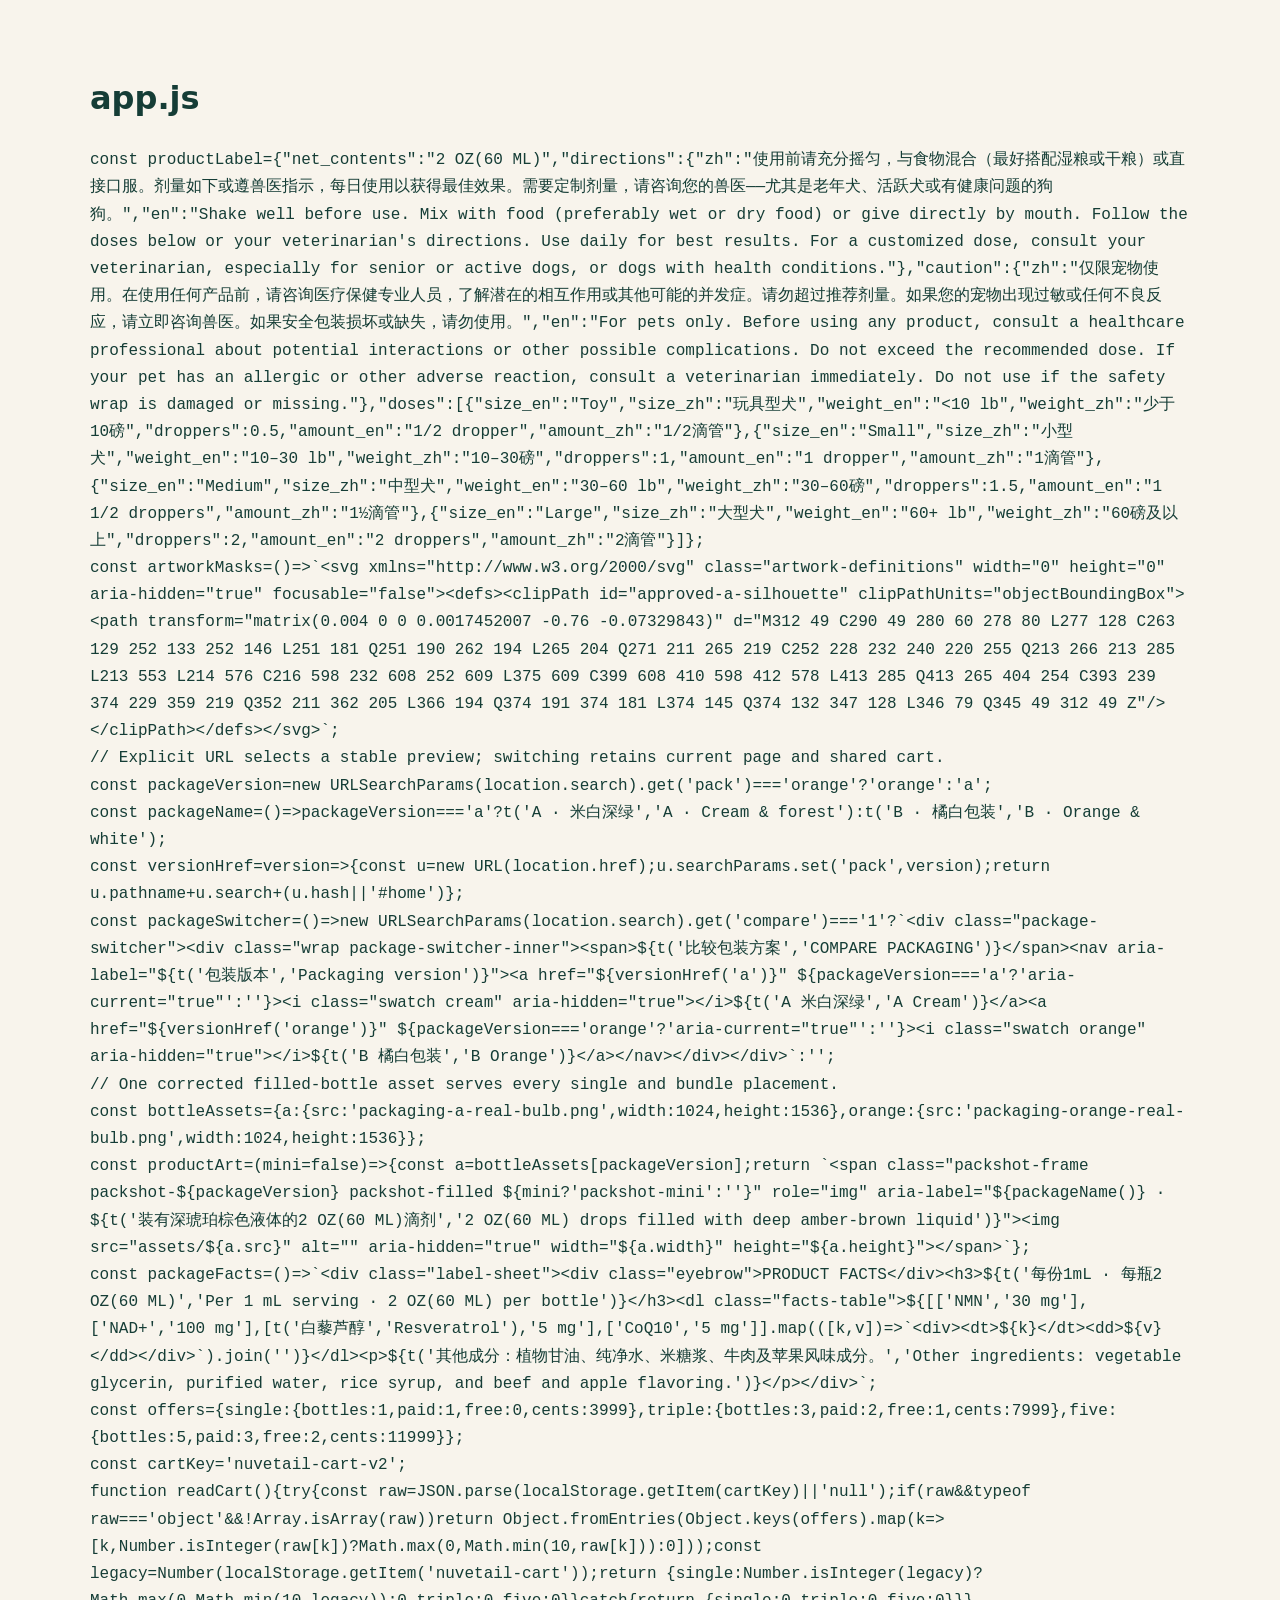
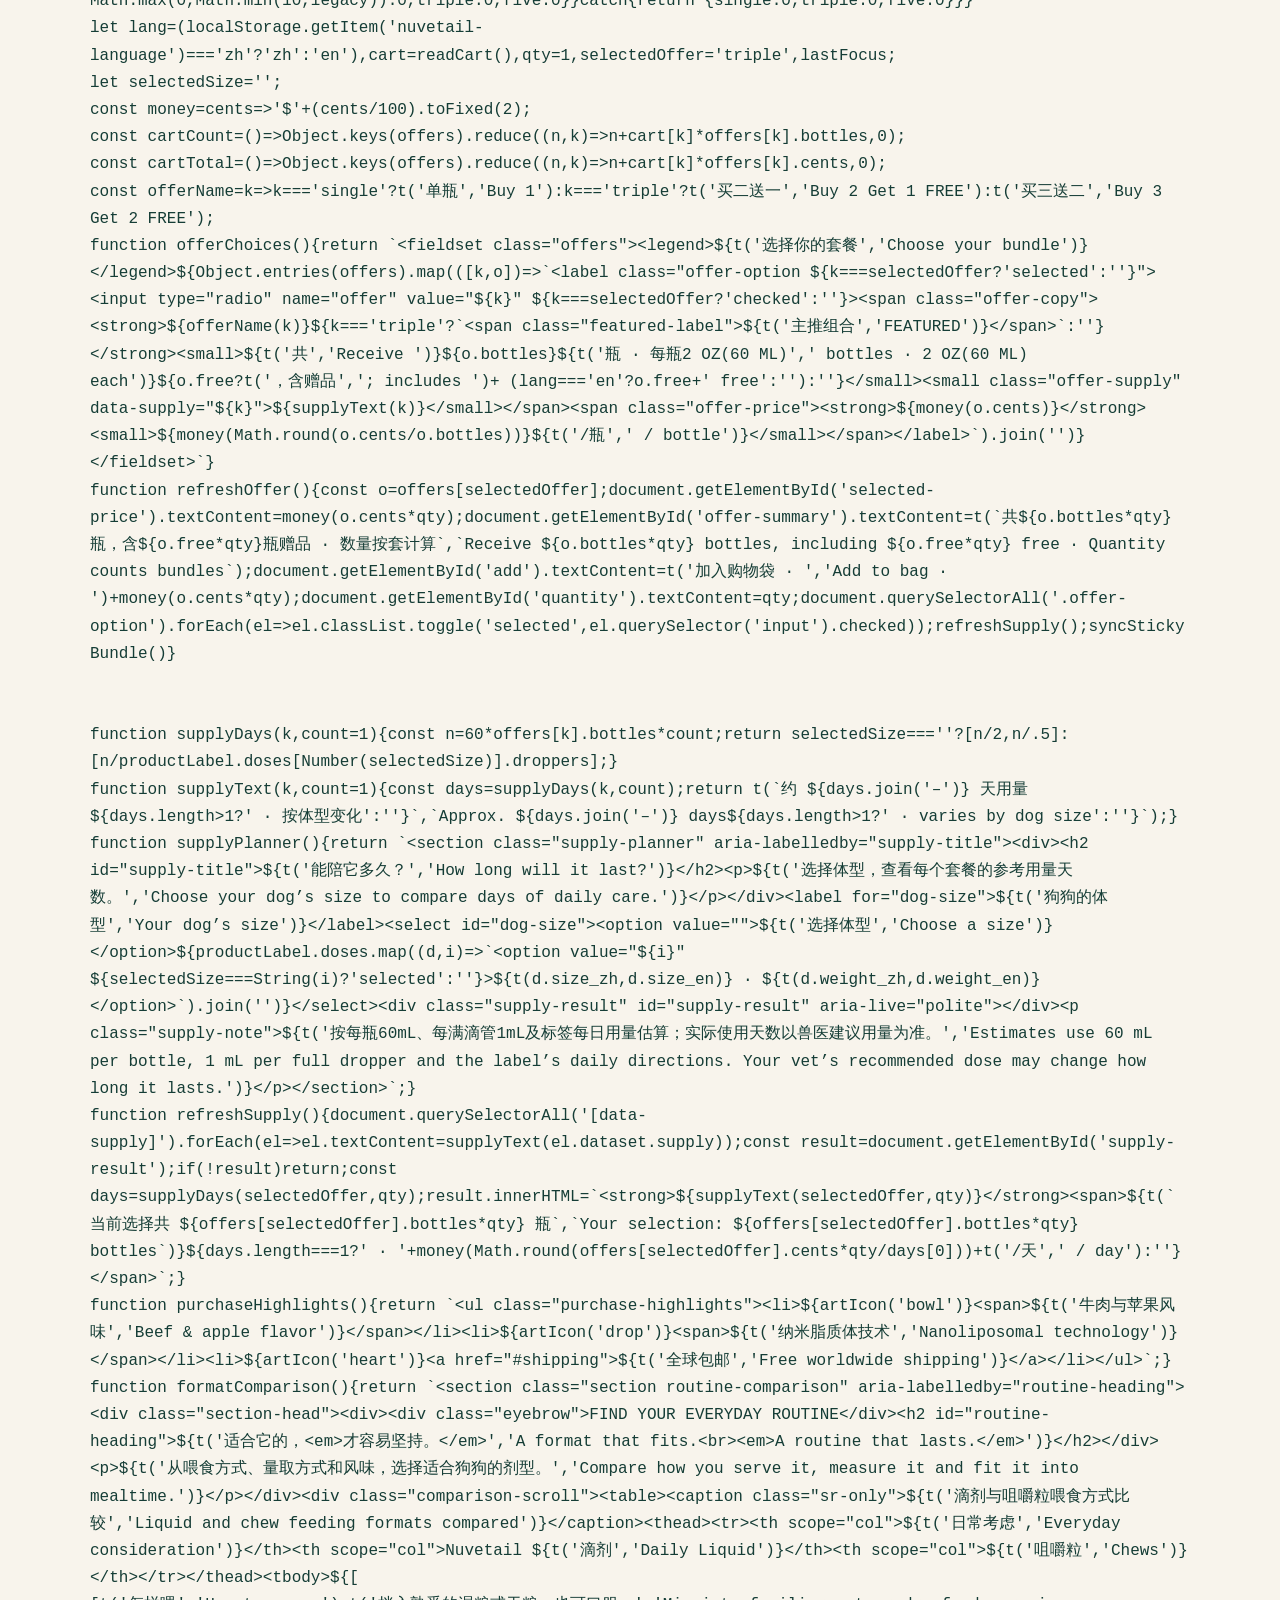
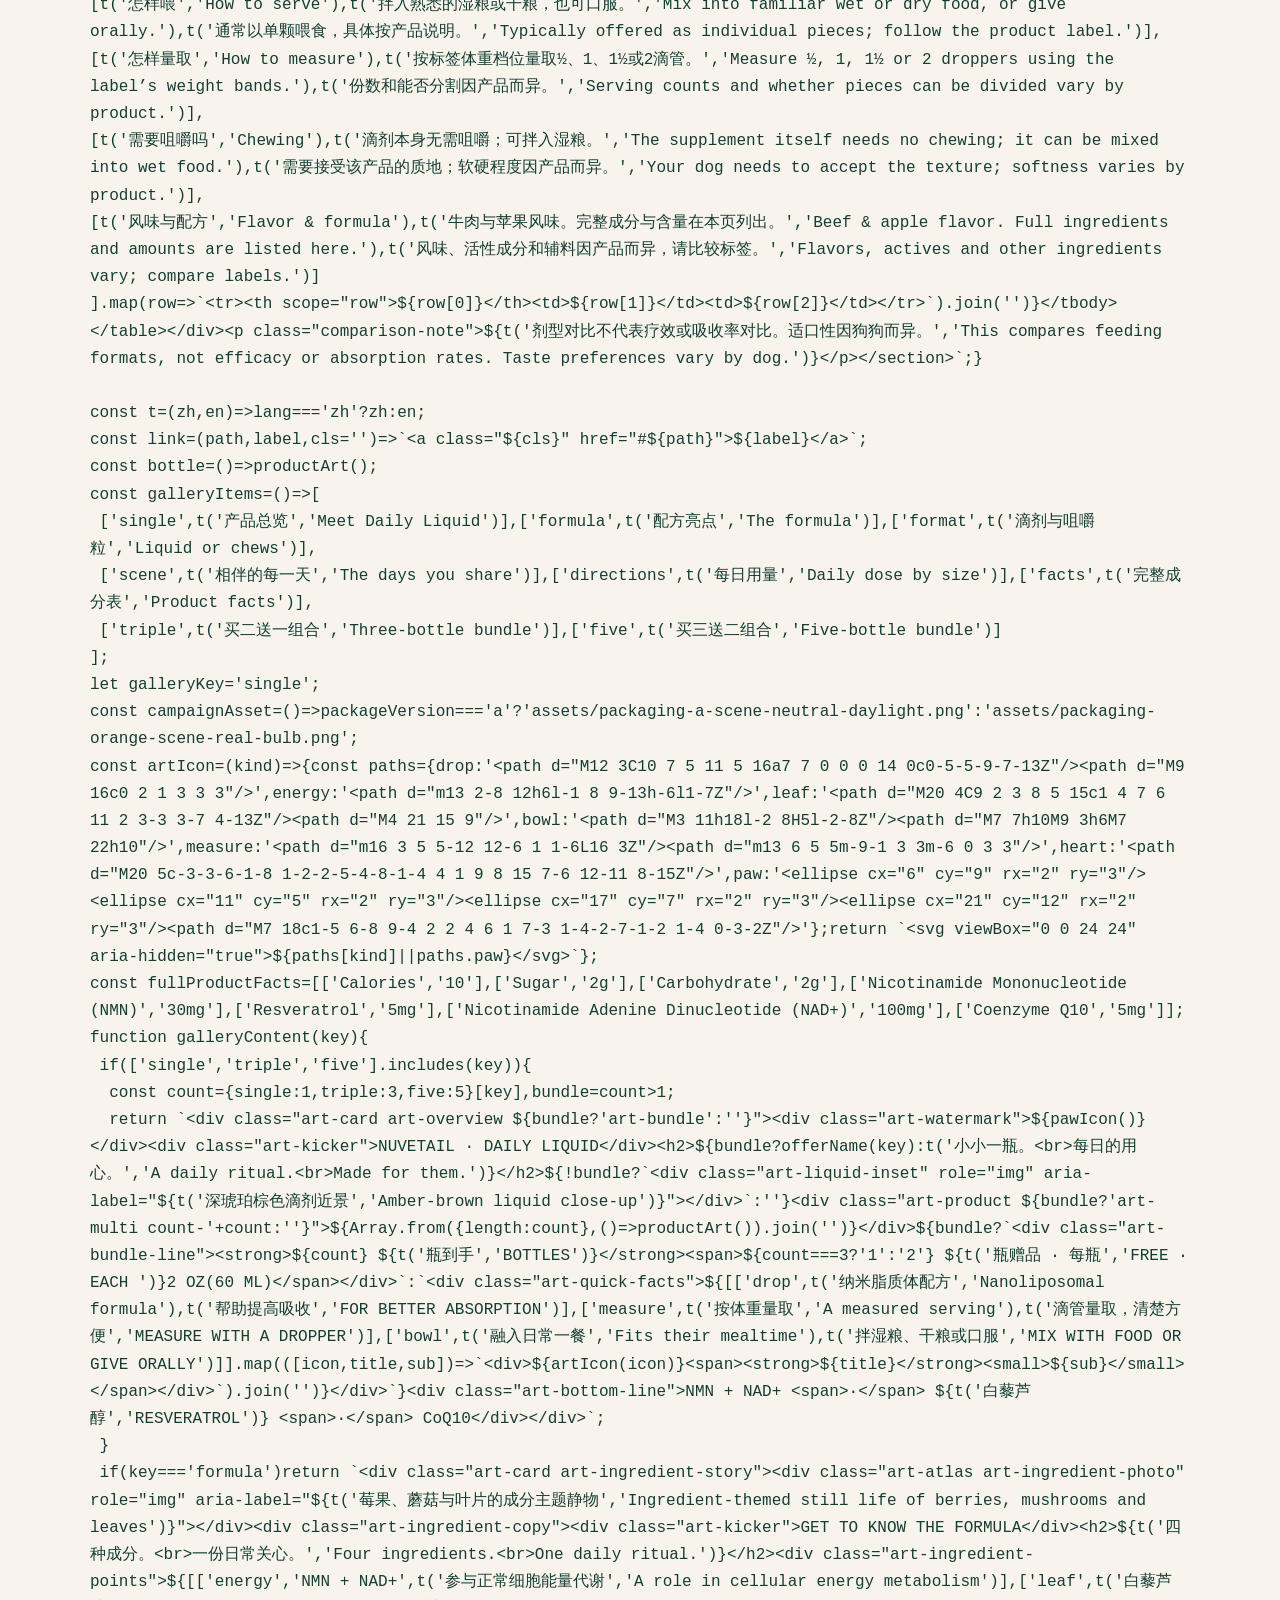
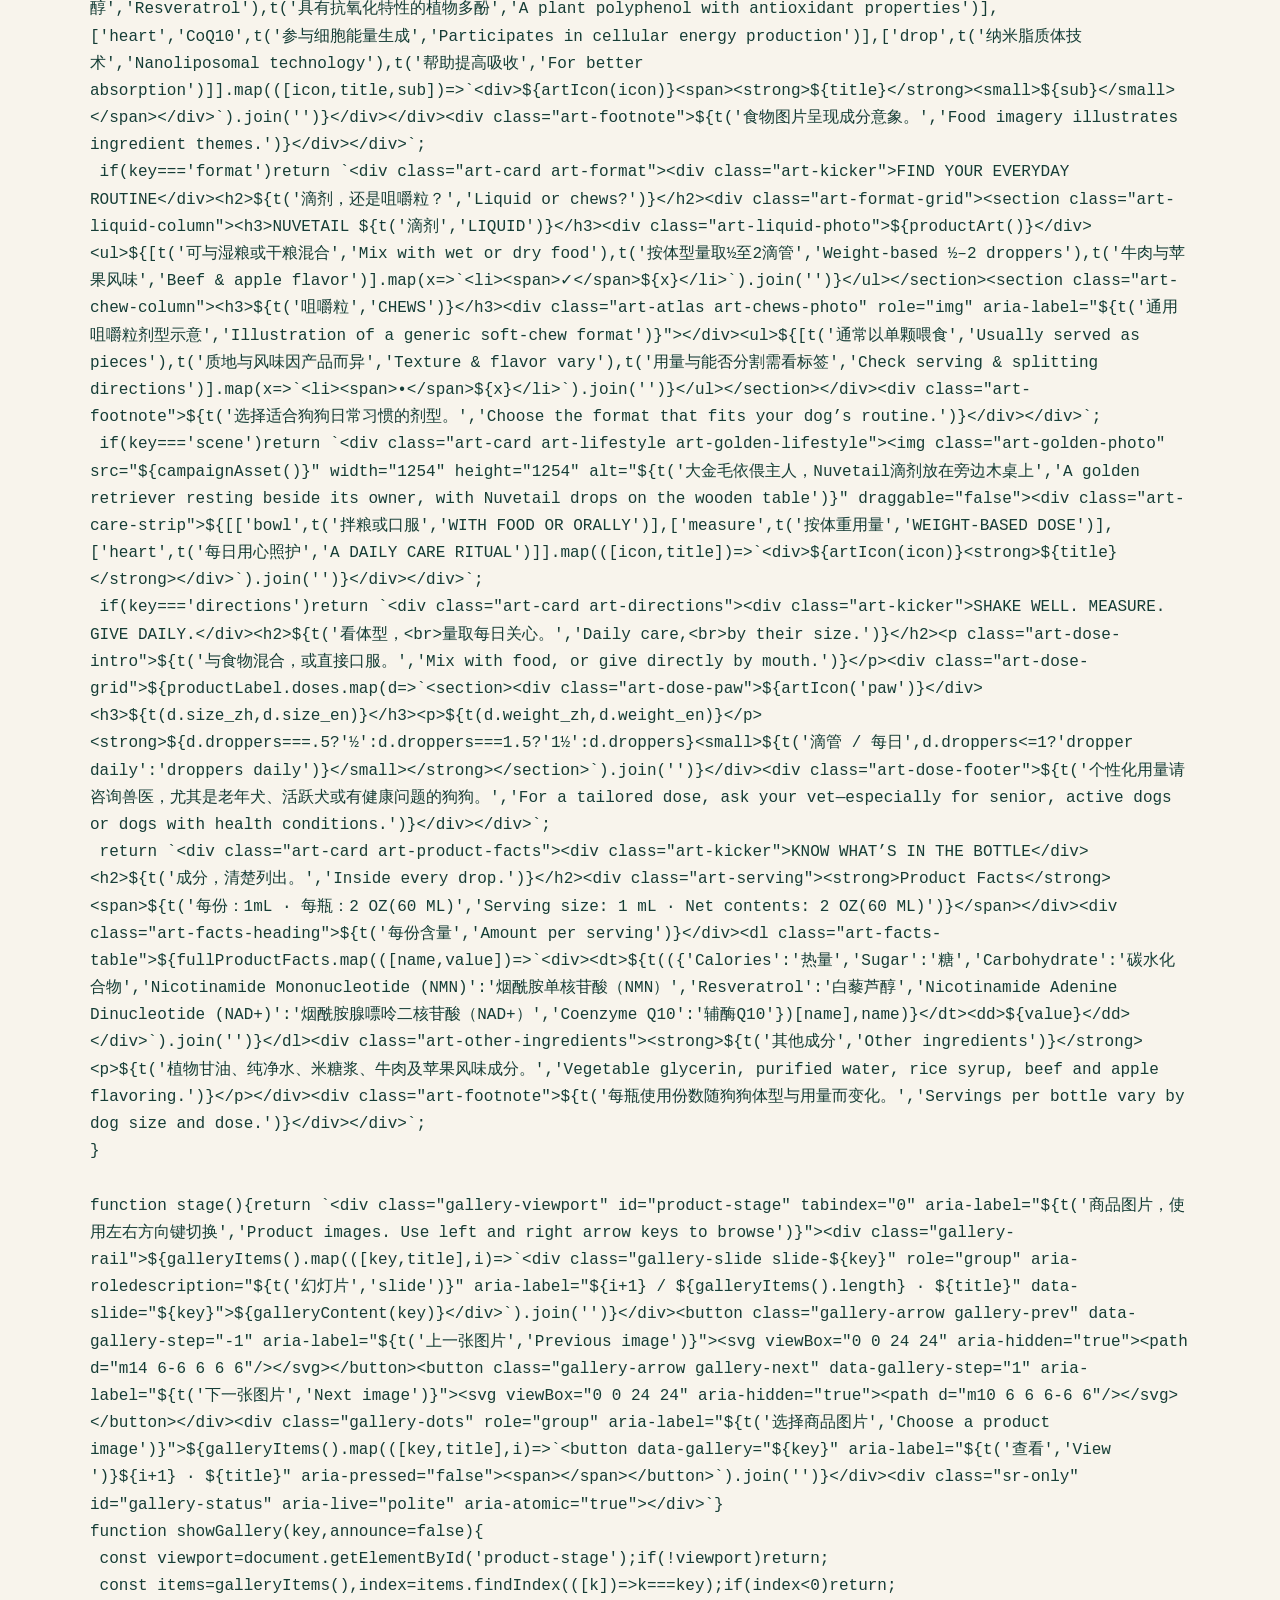
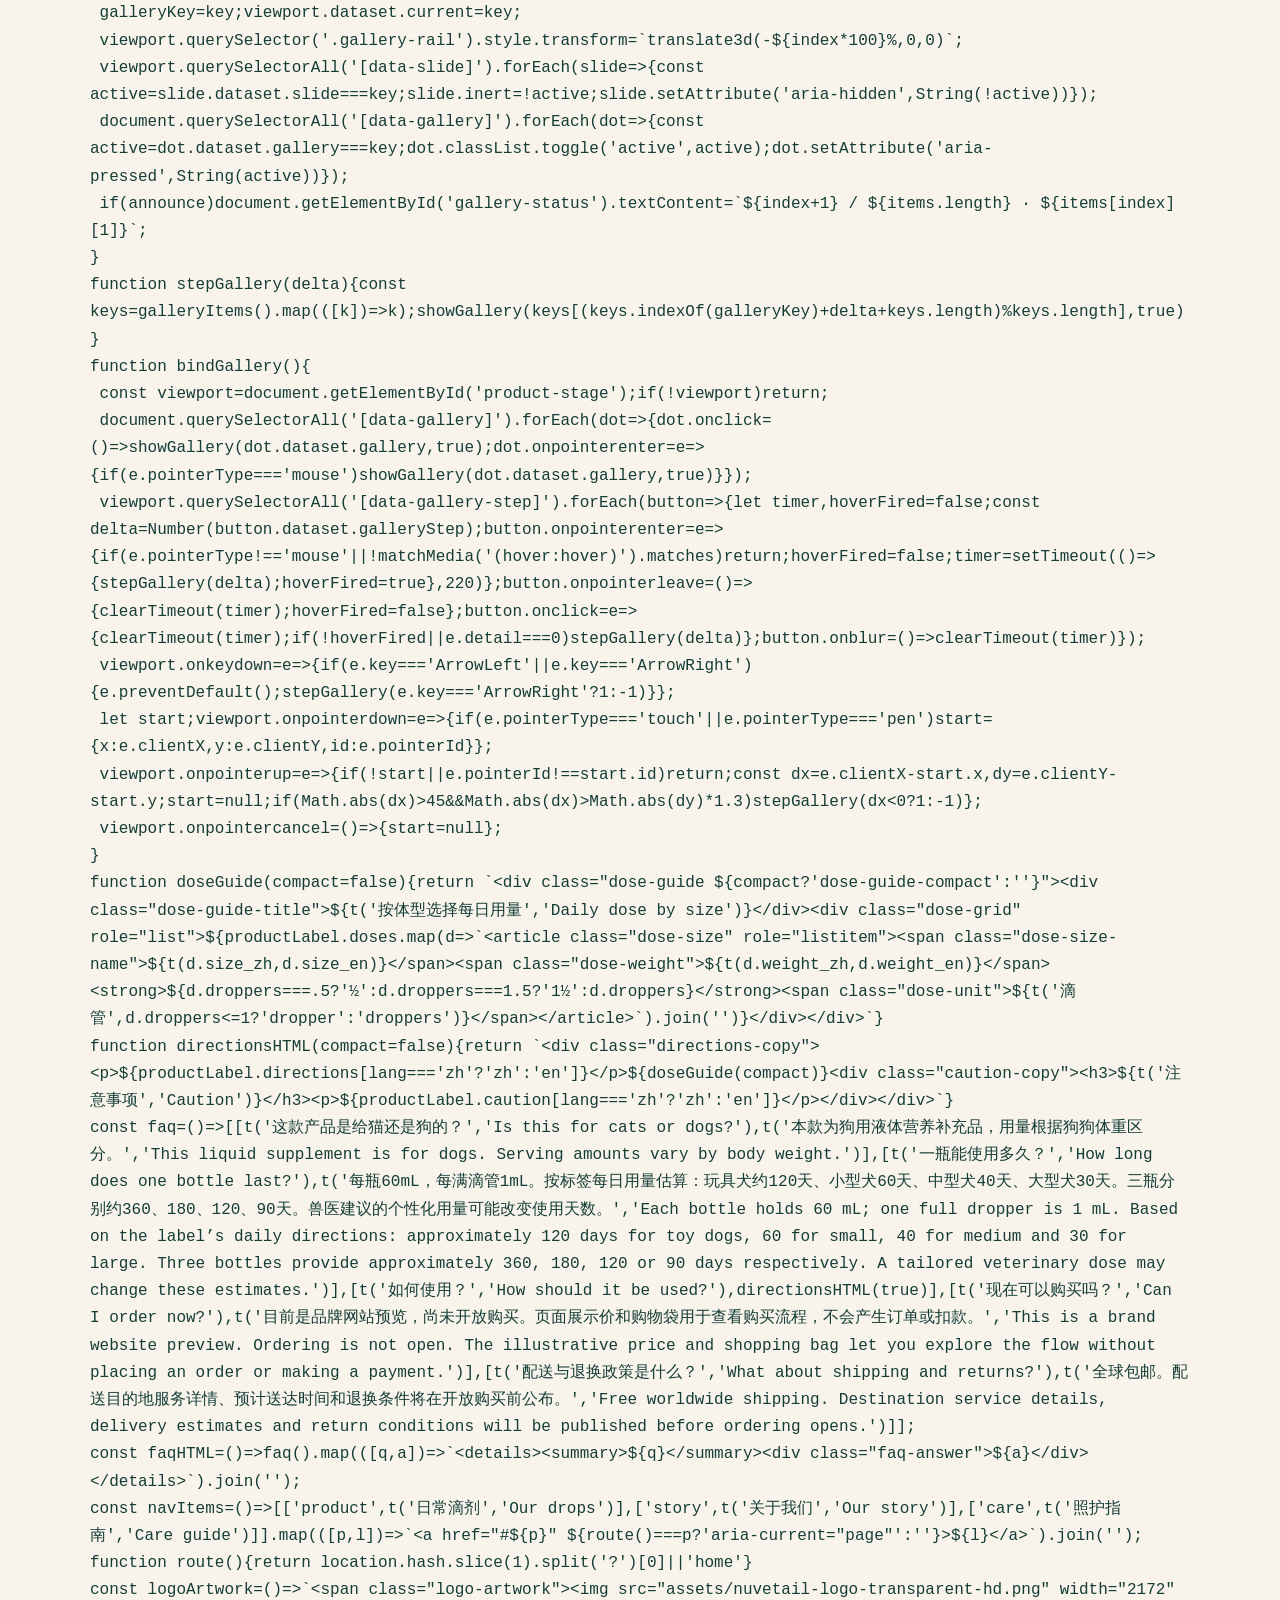
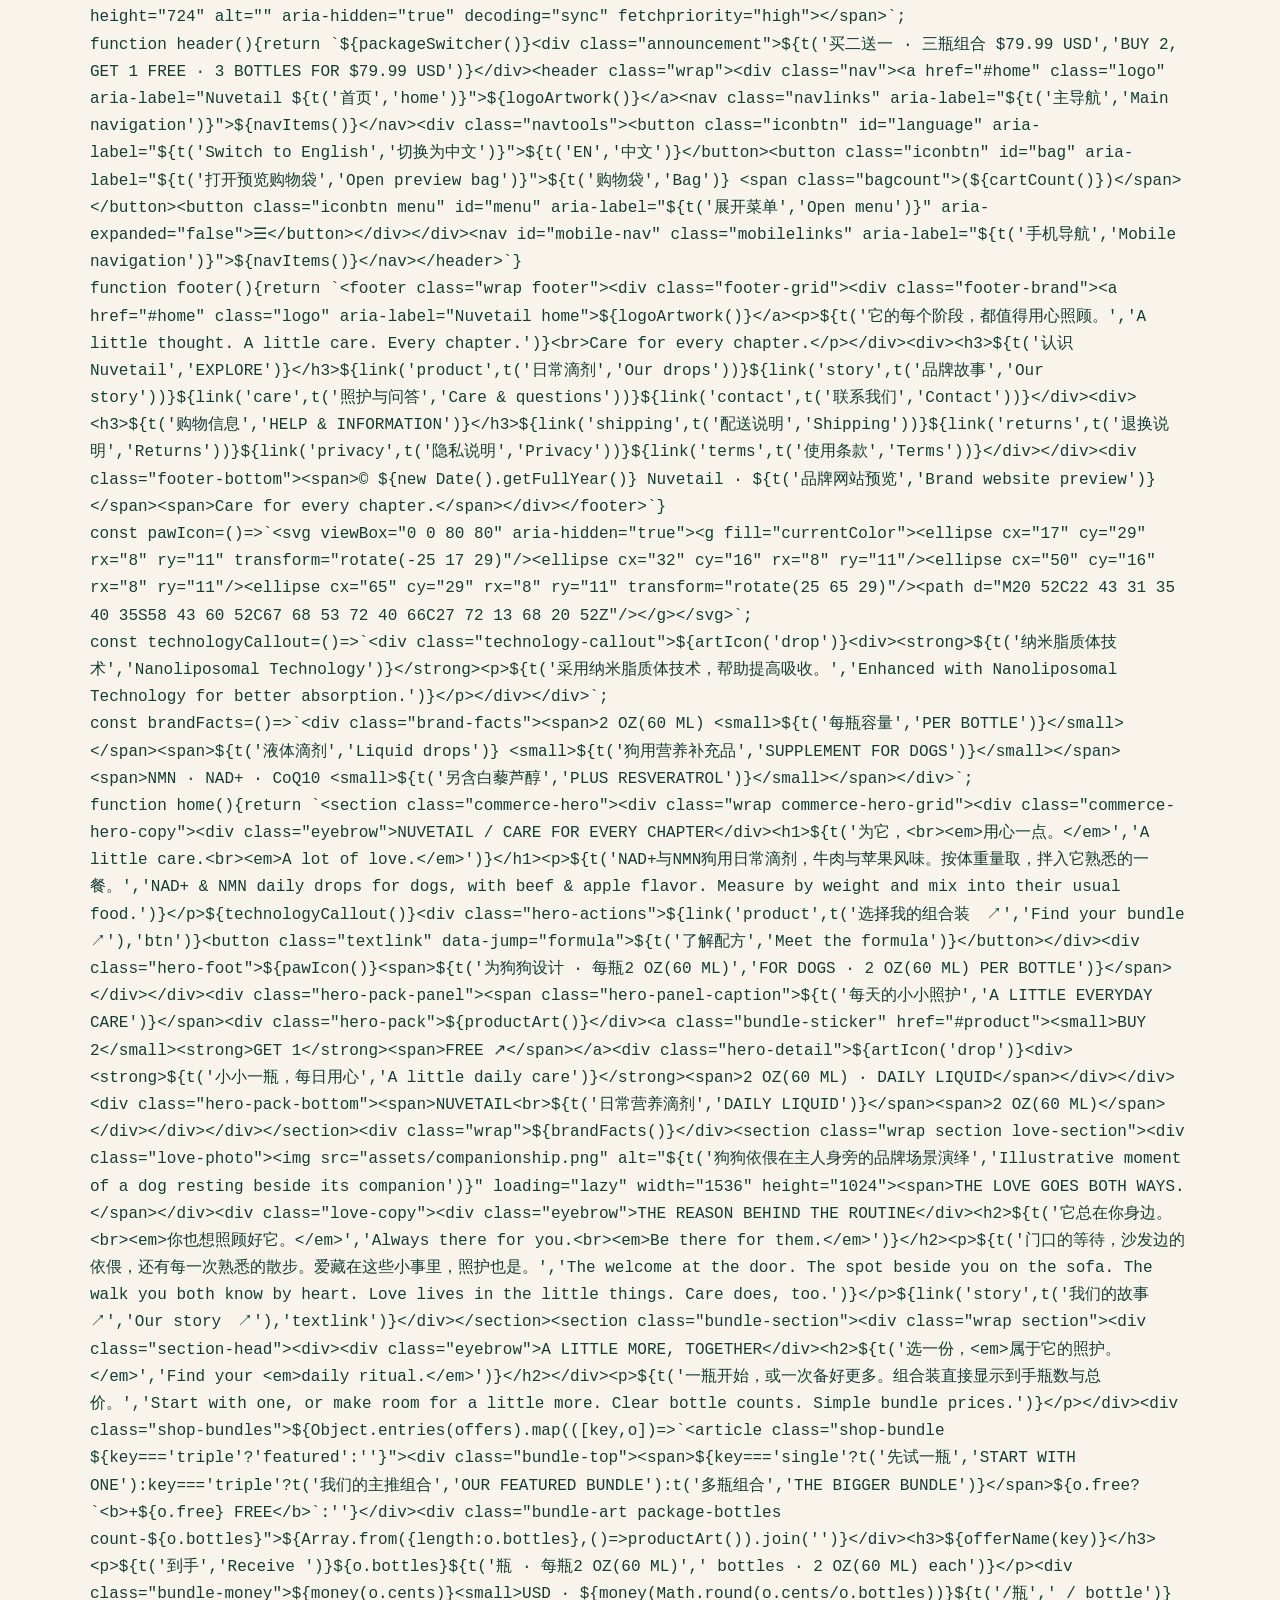
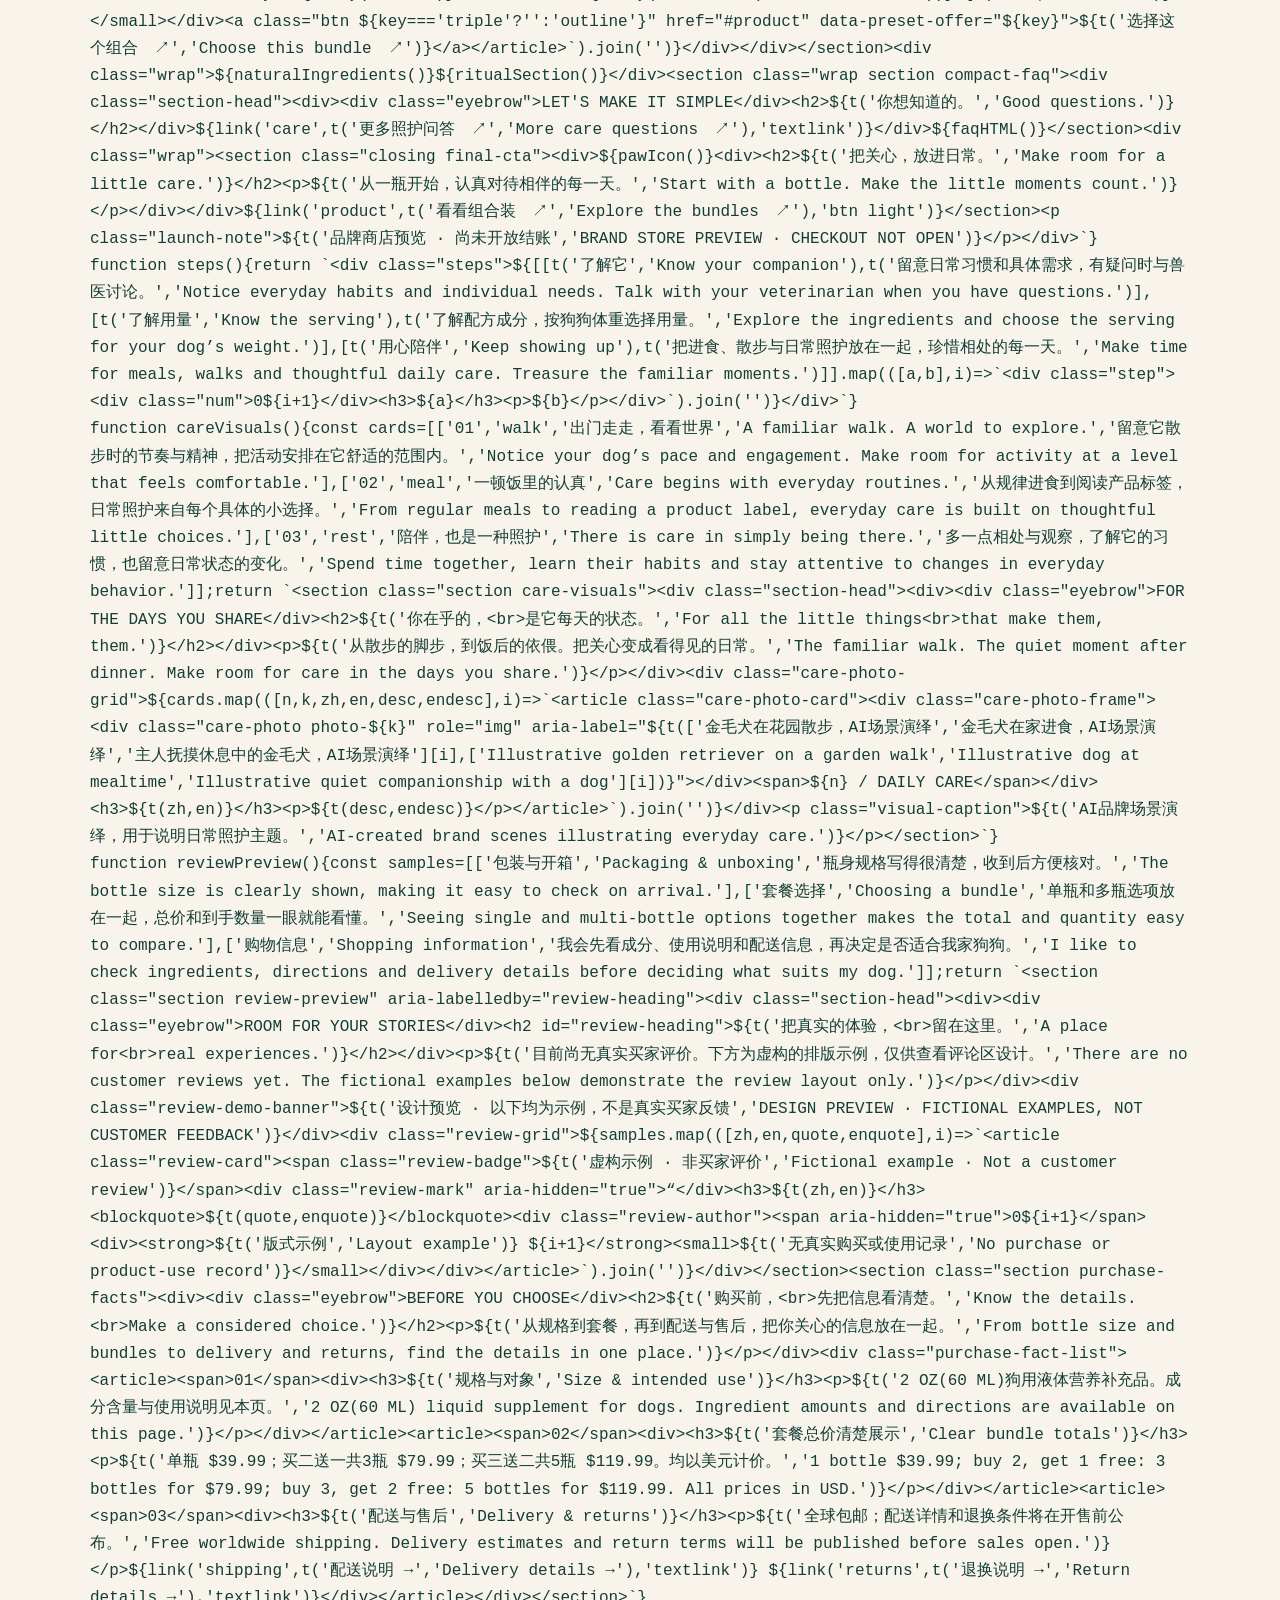
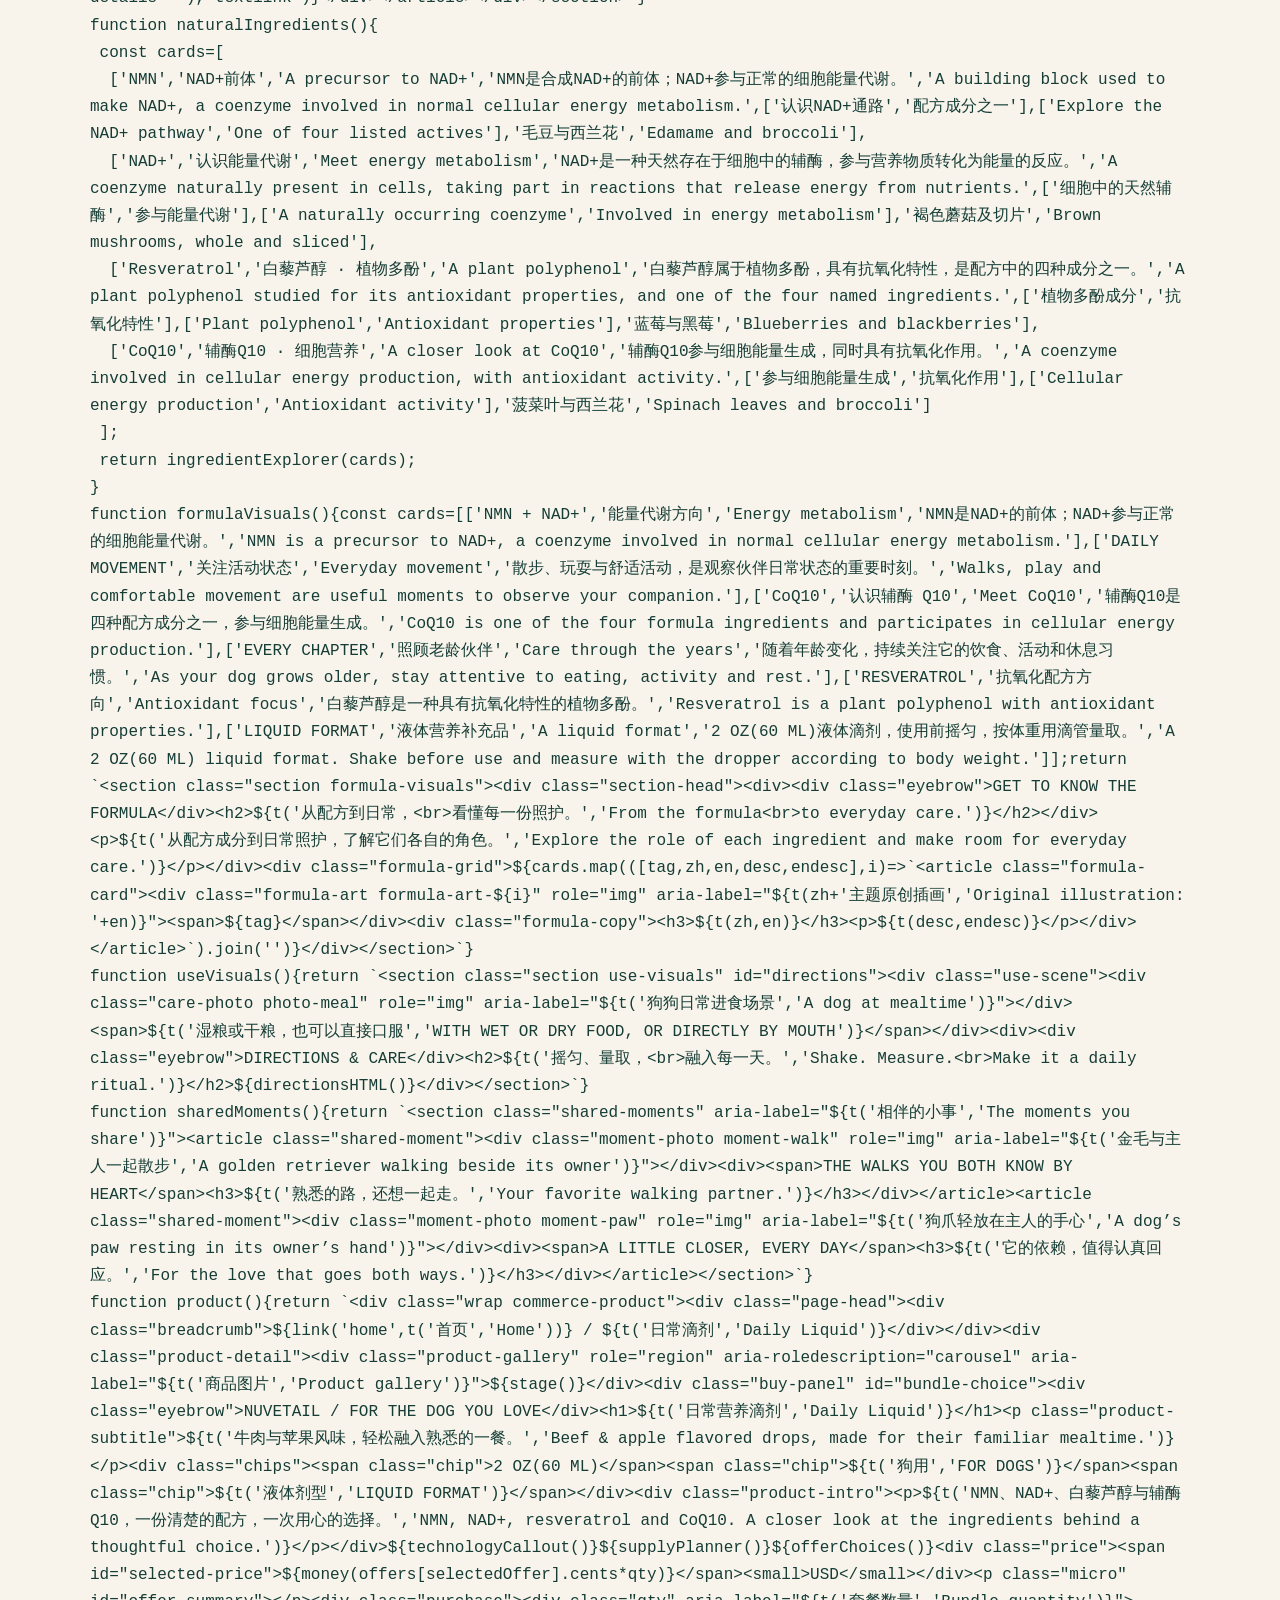
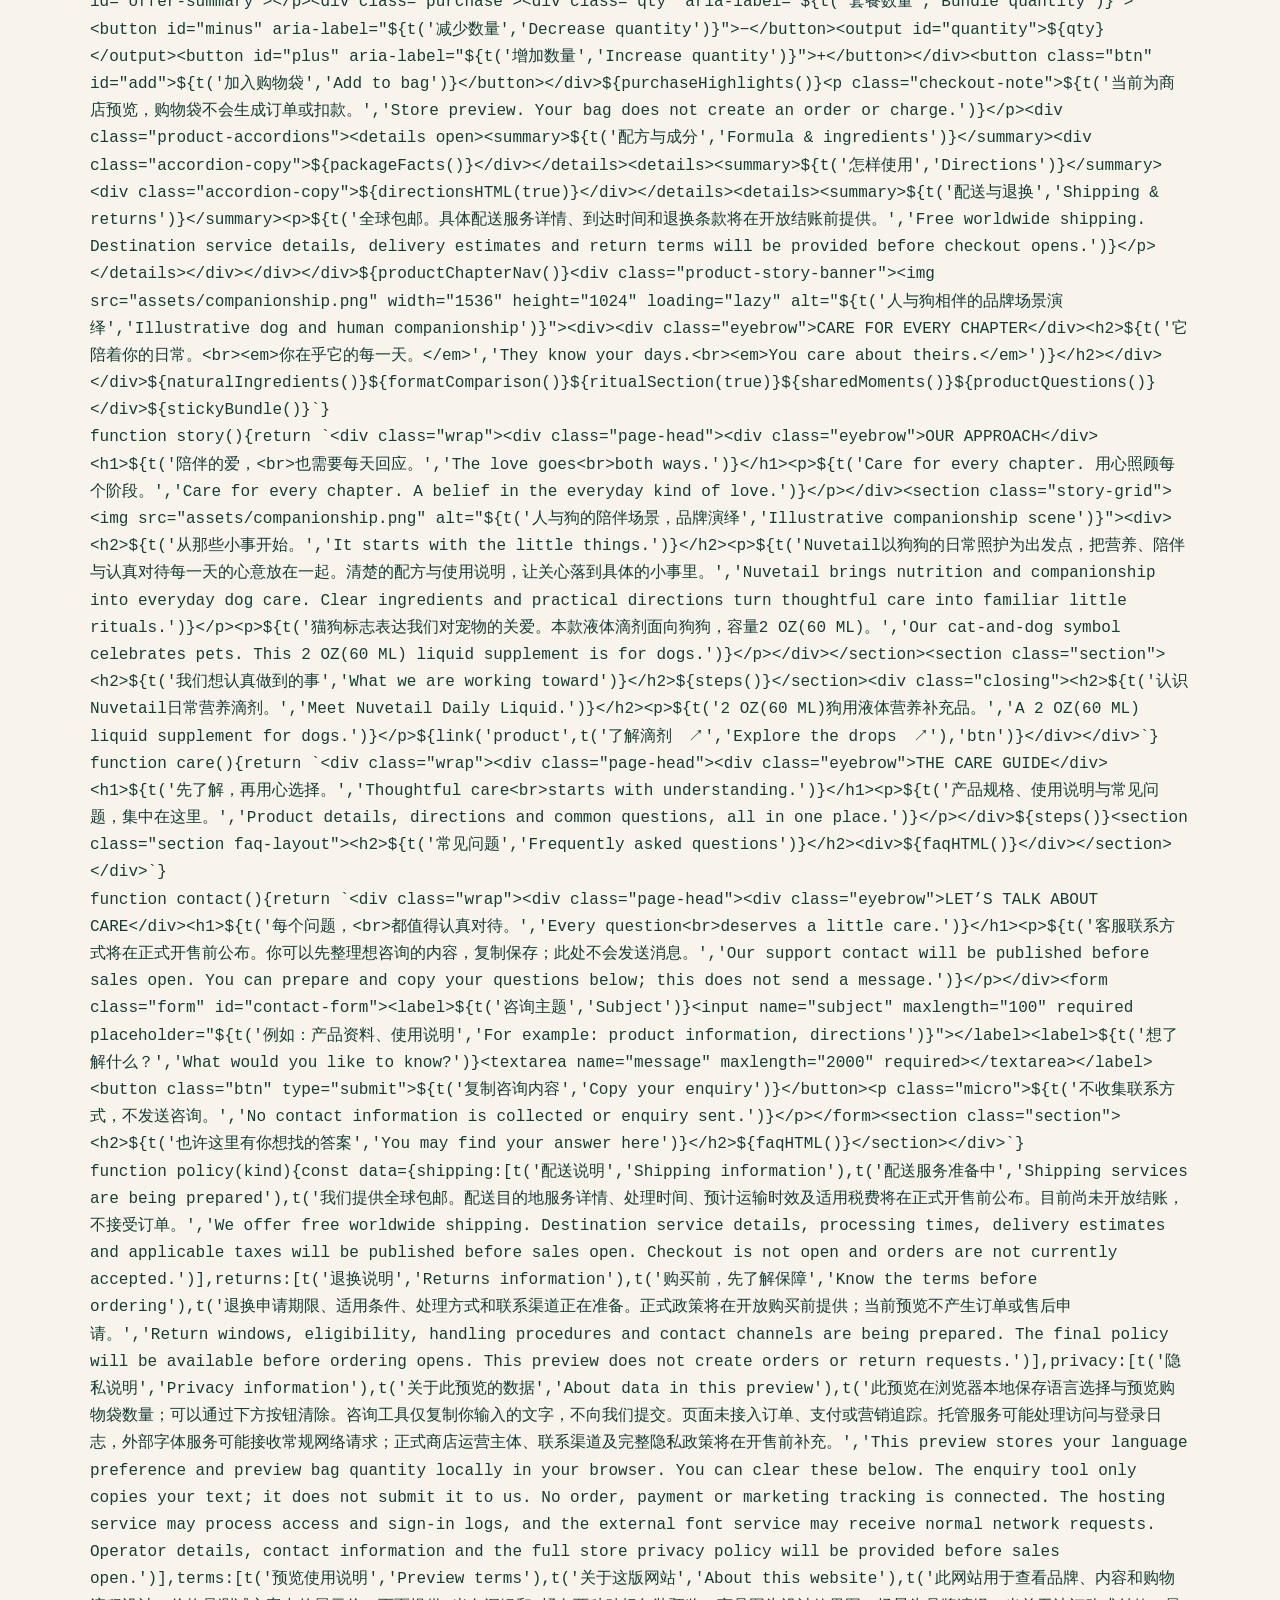
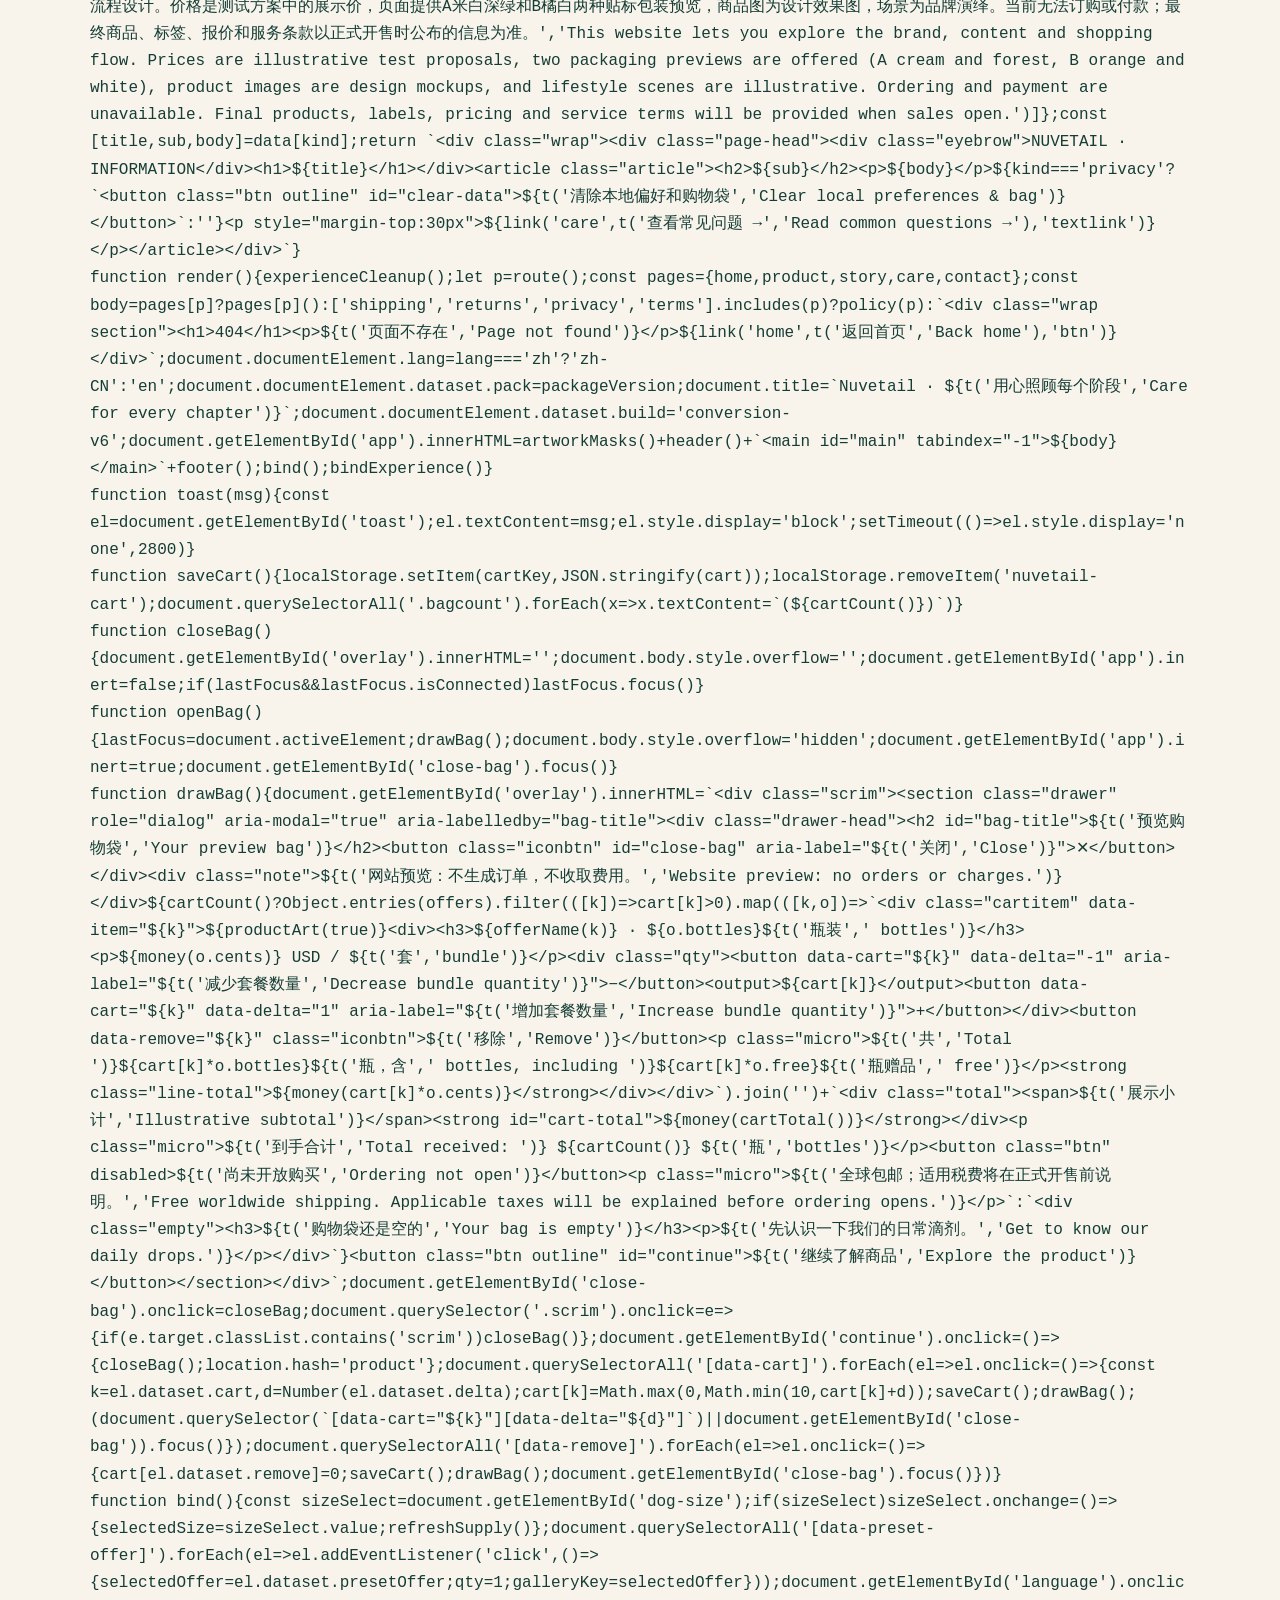
<file: source-app.js.html>
<!doctype html><html lang="en"><meta charset="utf-8"><meta name="viewport" content="width=device-width"><style>body{max-width:1100px;margin:30px auto;padding:20px;font:16px/1.7 system-ui;color:#153d36;background:#f8f4ec}pre{white-space:pre-wrap;overflow-wrap:anywhere}a{color:#98522d}</style><h1>app.js</h1><pre>const productLabel={&quot;net_contents&quot;:&quot;2 OZ(60 ML)&quot;,&quot;directions&quot;:{&quot;zh&quot;:&quot;使用前请充分摇匀，与食物混合（最好搭配湿粮或干粮）或直接口服。剂量如下或遵兽医指示，每日使用以获得最佳效果。需要定制剂量，请咨询您的兽医——尤其是老年犬、活跃犬或有健康问题的狗狗。&quot;,&quot;en&quot;:&quot;Shake well before use. Mix with food (preferably wet or dry food) or give directly by mouth. Follow the doses below or your veterinarian&#x27;s directions. Use daily for best results. For a customized dose, consult your veterinarian, especially for senior or active dogs, or dogs with health conditions.&quot;},&quot;caution&quot;:{&quot;zh&quot;:&quot;仅限宠物使用。在使用任何产品前，请咨询医疗保健专业人员，了解潜在的相互作用或其他可能的并发症。请勿超过推荐剂量。如果您的宠物出现过敏或任何不良反应，请立即咨询兽医。如果安全包装损坏或缺失，请勿使用。&quot;,&quot;en&quot;:&quot;For pets only. Before using any product, consult a healthcare professional about potential interactions or other possible complications. Do not exceed the recommended dose. If your pet has an allergic or other adverse reaction, consult a veterinarian immediately. Do not use if the safety wrap is damaged or missing.&quot;},&quot;doses&quot;:[{&quot;size_en&quot;:&quot;Toy&quot;,&quot;size_zh&quot;:&quot;玩具型犬&quot;,&quot;weight_en&quot;:&quot;&lt;10 lb&quot;,&quot;weight_zh&quot;:&quot;少于10磅&quot;,&quot;droppers&quot;:0.5,&quot;amount_en&quot;:&quot;1/2 dropper&quot;,&quot;amount_zh&quot;:&quot;1/2滴管&quot;},{&quot;size_en&quot;:&quot;Small&quot;,&quot;size_zh&quot;:&quot;小型犬&quot;,&quot;weight_en&quot;:&quot;10–30 lb&quot;,&quot;weight_zh&quot;:&quot;10–30磅&quot;,&quot;droppers&quot;:1,&quot;amount_en&quot;:&quot;1 dropper&quot;,&quot;amount_zh&quot;:&quot;1滴管&quot;},{&quot;size_en&quot;:&quot;Medium&quot;,&quot;size_zh&quot;:&quot;中型犬&quot;,&quot;weight_en&quot;:&quot;30–60 lb&quot;,&quot;weight_zh&quot;:&quot;30–60磅&quot;,&quot;droppers&quot;:1.5,&quot;amount_en&quot;:&quot;1 1/2 droppers&quot;,&quot;amount_zh&quot;:&quot;1½滴管&quot;},{&quot;size_en&quot;:&quot;Large&quot;,&quot;size_zh&quot;:&quot;大型犬&quot;,&quot;weight_en&quot;:&quot;60+ lb&quot;,&quot;weight_zh&quot;:&quot;60磅及以上&quot;,&quot;droppers&quot;:2,&quot;amount_en&quot;:&quot;2 droppers&quot;,&quot;amount_zh&quot;:&quot;2滴管&quot;}]};
const artworkMasks=()=&gt;`&lt;svg xmlns=&quot;http://www.w3.org/2000/svg&quot; class=&quot;artwork-definitions&quot; width=&quot;0&quot; height=&quot;0&quot; aria-hidden=&quot;true&quot; focusable=&quot;false&quot;&gt;&lt;defs&gt;&lt;clipPath id=&quot;approved-a-silhouette&quot; clipPathUnits=&quot;objectBoundingBox&quot;&gt;&lt;path transform=&quot;matrix(0.004 0 0 0.0017452007 -0.76 -0.07329843)&quot; d=&quot;M312 49 C290 49 280 60 278 80 L277 128 C263 129 252 133 252 146 L251 181 Q251 190 262 194 L265 204 Q271 211 265 219 C252 228 232 240 220 255 Q213 266 213 285 L213 553 L214 576 C216 598 232 608 252 609 L375 609 C399 608 410 598 412 578 L413 285 Q413 265 404 254 C393 239 374 229 359 219 Q352 211 362 205 L366 194 Q374 191 374 181 L374 145 Q374 132 347 128 L346 79 Q345 49 312 49 Z&quot;/&gt;&lt;/clipPath&gt;&lt;/defs&gt;&lt;/svg&gt;`;
// Explicit URL selects a stable preview; switching retains current page and shared cart.
const packageVersion=new URLSearchParams(location.search).get(&#x27;pack&#x27;)===&#x27;orange&#x27;?&#x27;orange&#x27;:&#x27;a&#x27;;
const packageName=()=&gt;packageVersion===&#x27;a&#x27;?t(&#x27;A · 米白深绿&#x27;,&#x27;A · Cream &amp; forest&#x27;):t(&#x27;B · 橘白包装&#x27;,&#x27;B · Orange &amp; white&#x27;);
const versionHref=version=&gt;{const u=new URL(location.href);u.searchParams.set(&#x27;pack&#x27;,version);return u.pathname+u.search+(u.hash||&#x27;#home&#x27;)};
const packageSwitcher=()=&gt;new URLSearchParams(location.search).get(&#x27;compare&#x27;)===&#x27;1&#x27;?`&lt;div class=&quot;package-switcher&quot;&gt;&lt;div class=&quot;wrap package-switcher-inner&quot;&gt;&lt;span&gt;${t(&#x27;比较包装方案&#x27;,&#x27;COMPARE PACKAGING&#x27;)}&lt;/span&gt;&lt;nav aria-label=&quot;${t(&#x27;包装版本&#x27;,&#x27;Packaging version&#x27;)}&quot;&gt;&lt;a href=&quot;${versionHref(&#x27;a&#x27;)}&quot; ${packageVersion===&#x27;a&#x27;?&#x27;aria-current=&quot;true&quot;&#x27;:&#x27;&#x27;}&gt;&lt;i class=&quot;swatch cream&quot; aria-hidden=&quot;true&quot;&gt;&lt;/i&gt;${t(&#x27;A 米白深绿&#x27;,&#x27;A Cream&#x27;)}&lt;/a&gt;&lt;a href=&quot;${versionHref(&#x27;orange&#x27;)}&quot; ${packageVersion===&#x27;orange&#x27;?&#x27;aria-current=&quot;true&quot;&#x27;:&#x27;&#x27;}&gt;&lt;i class=&quot;swatch orange&quot; aria-hidden=&quot;true&quot;&gt;&lt;/i&gt;${t(&#x27;B 橘白包装&#x27;,&#x27;B Orange&#x27;)}&lt;/a&gt;&lt;/nav&gt;&lt;/div&gt;&lt;/div&gt;`:&#x27;&#x27;;
// One corrected filled-bottle asset serves every single and bundle placement.
const bottleAssets={a:{src:&#x27;packaging-a-real-bulb.png&#x27;,width:1024,height:1536},orange:{src:&#x27;packaging-orange-real-bulb.png&#x27;,width:1024,height:1536}};
const productArt=(mini=false)=&gt;{const a=bottleAssets[packageVersion];return `&lt;span class=&quot;packshot-frame packshot-${packageVersion} packshot-filled ${mini?&#x27;packshot-mini&#x27;:&#x27;&#x27;}&quot; role=&quot;img&quot; aria-label=&quot;${packageName()} · ${t(&#x27;装有深琥珀棕色液体的2 OZ(60 ML)滴剂&#x27;,&#x27;2 OZ(60 ML) drops filled with deep amber-brown liquid&#x27;)}&quot;&gt;&lt;img src=&quot;assets/${a.src}&quot; alt=&quot;&quot; aria-hidden=&quot;true&quot; width=&quot;${a.width}&quot; height=&quot;${a.height}&quot;&gt;&lt;/span&gt;`};
const packageFacts=()=&gt;`&lt;div class=&quot;label-sheet&quot;&gt;&lt;div class=&quot;eyebrow&quot;&gt;PRODUCT FACTS&lt;/div&gt;&lt;h3&gt;${t(&#x27;每份1mL · 每瓶2 OZ(60 ML)&#x27;,&#x27;Per 1 mL serving · 2 OZ(60 ML) per bottle&#x27;)}&lt;/h3&gt;&lt;dl class=&quot;facts-table&quot;&gt;${[[&#x27;NMN&#x27;,&#x27;30 mg&#x27;],[&#x27;NAD+&#x27;,&#x27;100 mg&#x27;],[t(&#x27;白藜芦醇&#x27;,&#x27;Resveratrol&#x27;),&#x27;5 mg&#x27;],[&#x27;CoQ10&#x27;,&#x27;5 mg&#x27;]].map(([k,v])=&gt;`&lt;div&gt;&lt;dt&gt;${k}&lt;/dt&gt;&lt;dd&gt;${v}&lt;/dd&gt;&lt;/div&gt;`).join(&#x27;&#x27;)}&lt;/dl&gt;&lt;p&gt;${t(&#x27;其他成分：植物甘油、纯净水、米糖浆、牛肉及苹果风味成分。&#x27;,&#x27;Other ingredients: vegetable glycerin, purified water, rice syrup, and beef and apple flavoring.&#x27;)}&lt;/p&gt;&lt;/div&gt;`;
const offers={single:{bottles:1,paid:1,free:0,cents:3999},triple:{bottles:3,paid:2,free:1,cents:7999},five:{bottles:5,paid:3,free:2,cents:11999}};
const cartKey=&#x27;nuvetail-cart-v2&#x27;;
function readCart(){try{const raw=JSON.parse(localStorage.getItem(cartKey)||&#x27;null&#x27;);if(raw&amp;&amp;typeof raw===&#x27;object&#x27;&amp;&amp;!Array.isArray(raw))return Object.fromEntries(Object.keys(offers).map(k=&gt;[k,Number.isInteger(raw[k])?Math.max(0,Math.min(10,raw[k])):0]));const legacy=Number(localStorage.getItem(&#x27;nuvetail-cart&#x27;));return {single:Number.isInteger(legacy)?Math.max(0,Math.min(10,legacy)):0,triple:0,five:0}}catch{return {single:0,triple:0,five:0}}}
let lang=(localStorage.getItem(&#x27;nuvetail-language&#x27;)===&#x27;zh&#x27;?&#x27;zh&#x27;:&#x27;en&#x27;),cart=readCart(),qty=1,selectedOffer=&#x27;triple&#x27;,lastFocus;
let selectedSize=&#x27;&#x27;;
const money=cents=&gt;&#x27;$&#x27;+(cents/100).toFixed(2);
const cartCount=()=&gt;Object.keys(offers).reduce((n,k)=&gt;n+cart[k]*offers[k].bottles,0);
const cartTotal=()=&gt;Object.keys(offers).reduce((n,k)=&gt;n+cart[k]*offers[k].cents,0);
const offerName=k=&gt;k===&#x27;single&#x27;?t(&#x27;单瓶&#x27;,&#x27;Buy 1&#x27;):k===&#x27;triple&#x27;?t(&#x27;买二送一&#x27;,&#x27;Buy 2 Get 1 FREE&#x27;):t(&#x27;买三送二&#x27;,&#x27;Buy 3 Get 2 FREE&#x27;);
function offerChoices(){return `&lt;fieldset class=&quot;offers&quot;&gt;&lt;legend&gt;${t(&#x27;选择你的套餐&#x27;,&#x27;Choose your bundle&#x27;)}&lt;/legend&gt;${Object.entries(offers).map(([k,o])=&gt;`&lt;label class=&quot;offer-option ${k===selectedOffer?&#x27;selected&#x27;:&#x27;&#x27;}&quot;&gt;&lt;input type=&quot;radio&quot; name=&quot;offer&quot; value=&quot;${k}&quot; ${k===selectedOffer?&#x27;checked&#x27;:&#x27;&#x27;}&gt;&lt;span class=&quot;offer-copy&quot;&gt;&lt;strong&gt;${offerName(k)}${k===&#x27;triple&#x27;?`&lt;span class=&quot;featured-label&quot;&gt;${t(&#x27;主推组合&#x27;,&#x27;FEATURED&#x27;)}&lt;/span&gt;`:&#x27;&#x27;}&lt;/strong&gt;&lt;small&gt;${t(&#x27;共&#x27;,&#x27;Receive &#x27;)}${o.bottles}${t(&#x27;瓶 · 每瓶2 OZ(60 ML)&#x27;,&#x27; bottles · 2 OZ(60 ML) each&#x27;)}${o.free?t(&#x27;，含赠品&#x27;,&#x27;; includes &#x27;)+ (lang===&#x27;en&#x27;?o.free+&#x27; free&#x27;:&#x27;&#x27;):&#x27;&#x27;}&lt;/small&gt;&lt;small class=&quot;offer-supply&quot; data-supply=&quot;${k}&quot;&gt;${supplyText(k)}&lt;/small&gt;&lt;/span&gt;&lt;span class=&quot;offer-price&quot;&gt;&lt;strong&gt;${money(o.cents)}&lt;/strong&gt;&lt;small&gt;${money(Math.round(o.cents/o.bottles))}${t(&#x27;/瓶&#x27;,&#x27; / bottle&#x27;)}&lt;/small&gt;&lt;/span&gt;&lt;/label&gt;`).join(&#x27;&#x27;)}&lt;/fieldset&gt;`}
function refreshOffer(){const o=offers[selectedOffer];document.getElementById(&#x27;selected-price&#x27;).textContent=money(o.cents*qty);document.getElementById(&#x27;offer-summary&#x27;).textContent=t(`共${o.bottles*qty}瓶，含${o.free*qty}瓶赠品 · 数量按套计算`,`Receive ${o.bottles*qty} bottles, including ${o.free*qty} free · Quantity counts bundles`);document.getElementById(&#x27;add&#x27;).textContent=t(&#x27;加入购物袋 · &#x27;,&#x27;Add to bag · &#x27;)+money(o.cents*qty);document.getElementById(&#x27;quantity&#x27;).textContent=qty;document.querySelectorAll(&#x27;.offer-option&#x27;).forEach(el=&gt;el.classList.toggle(&#x27;selected&#x27;,el.querySelector(&#x27;input&#x27;).checked));refreshSupply();syncStickyBundle()}


function supplyDays(k,count=1){const n=60*offers[k].bottles*count;return selectedSize===&#x27;&#x27;?[n/2,n/.5]:[n/productLabel.doses[Number(selectedSize)].droppers];}
function supplyText(k,count=1){const days=supplyDays(k,count);return t(`约 ${days.join(&#x27;–&#x27;)} 天用量${days.length&gt;1?&#x27; · 按体型变化&#x27;:&#x27;&#x27;}`,`Approx. ${days.join(&#x27;–&#x27;)} days${days.length&gt;1?&#x27; · varies by dog size&#x27;:&#x27;&#x27;}`);}
function supplyPlanner(){return `&lt;section class=&quot;supply-planner&quot; aria-labelledby=&quot;supply-title&quot;&gt;&lt;div&gt;&lt;h2 id=&quot;supply-title&quot;&gt;${t(&#x27;能陪它多久？&#x27;,&#x27;How long will it last?&#x27;)}&lt;/h2&gt;&lt;p&gt;${t(&#x27;选择体型，查看每个套餐的参考用量天数。&#x27;,&#x27;Choose your dog’s size to compare days of daily care.&#x27;)}&lt;/p&gt;&lt;/div&gt;&lt;label for=&quot;dog-size&quot;&gt;${t(&#x27;狗狗的体型&#x27;,&#x27;Your dog’s size&#x27;)}&lt;/label&gt;&lt;select id=&quot;dog-size&quot;&gt;&lt;option value=&quot;&quot;&gt;${t(&#x27;选择体型&#x27;,&#x27;Choose a size&#x27;)}&lt;/option&gt;${productLabel.doses.map((d,i)=&gt;`&lt;option value=&quot;${i}&quot; ${selectedSize===String(i)?&#x27;selected&#x27;:&#x27;&#x27;}&gt;${t(d.size_zh,d.size_en)} · ${t(d.weight_zh,d.weight_en)}&lt;/option&gt;`).join(&#x27;&#x27;)}&lt;/select&gt;&lt;div class=&quot;supply-result&quot; id=&quot;supply-result&quot; aria-live=&quot;polite&quot;&gt;&lt;/div&gt;&lt;p class=&quot;supply-note&quot;&gt;${t(&#x27;按每瓶60mL、每满滴管1mL及标签每日用量估算；实际使用天数以兽医建议用量为准。&#x27;,&#x27;Estimates use 60 mL per bottle, 1 mL per full dropper and the label’s daily directions. Your vet’s recommended dose may change how long it lasts.&#x27;)}&lt;/p&gt;&lt;/section&gt;`;}
function refreshSupply(){document.querySelectorAll(&#x27;[data-supply]&#x27;).forEach(el=&gt;el.textContent=supplyText(el.dataset.supply));const result=document.getElementById(&#x27;supply-result&#x27;);if(!result)return;const days=supplyDays(selectedOffer,qty);result.innerHTML=`&lt;strong&gt;${supplyText(selectedOffer,qty)}&lt;/strong&gt;&lt;span&gt;${t(`当前选择共 ${offers[selectedOffer].bottles*qty} 瓶`,`Your selection: ${offers[selectedOffer].bottles*qty} bottles`)}${days.length===1?&#x27; · &#x27;+money(Math.round(offers[selectedOffer].cents*qty/days[0]))+t(&#x27;/天&#x27;,&#x27; / day&#x27;):&#x27;&#x27;}&lt;/span&gt;`;}
function purchaseHighlights(){return `&lt;ul class=&quot;purchase-highlights&quot;&gt;&lt;li&gt;${artIcon(&#x27;bowl&#x27;)}&lt;span&gt;${t(&#x27;牛肉与苹果风味&#x27;,&#x27;Beef &amp; apple flavor&#x27;)}&lt;/span&gt;&lt;/li&gt;&lt;li&gt;${artIcon(&#x27;drop&#x27;)}&lt;span&gt;${t(&#x27;纳米脂质体技术&#x27;,&#x27;Nanoliposomal technology&#x27;)}&lt;/span&gt;&lt;/li&gt;&lt;li&gt;${artIcon(&#x27;heart&#x27;)}&lt;a href=&quot;#shipping&quot;&gt;${t(&#x27;全球包邮&#x27;,&#x27;Free worldwide shipping&#x27;)}&lt;/a&gt;&lt;/li&gt;&lt;/ul&gt;`;}
function formatComparison(){return `&lt;section class=&quot;section routine-comparison&quot; aria-labelledby=&quot;routine-heading&quot;&gt;&lt;div class=&quot;section-head&quot;&gt;&lt;div&gt;&lt;div class=&quot;eyebrow&quot;&gt;FIND YOUR EVERYDAY ROUTINE&lt;/div&gt;&lt;h2 id=&quot;routine-heading&quot;&gt;${t(&#x27;适合它的，&lt;em&gt;才容易坚持。&lt;/em&gt;&#x27;,&#x27;A format that fits.&lt;br&gt;&lt;em&gt;A routine that lasts.&lt;/em&gt;&#x27;)}&lt;/h2&gt;&lt;/div&gt;&lt;p&gt;${t(&#x27;从喂食方式、量取方式和风味，选择适合狗狗的剂型。&#x27;,&#x27;Compare how you serve it, measure it and fit it into mealtime.&#x27;)}&lt;/p&gt;&lt;/div&gt;&lt;div class=&quot;comparison-scroll&quot;&gt;&lt;table&gt;&lt;caption class=&quot;sr-only&quot;&gt;${t(&#x27;滴剂与咀嚼粒喂食方式比较&#x27;,&#x27;Liquid and chew feeding formats compared&#x27;)}&lt;/caption&gt;&lt;thead&gt;&lt;tr&gt;&lt;th scope=&quot;col&quot;&gt;${t(&#x27;日常考虑&#x27;,&#x27;Everyday consideration&#x27;)}&lt;/th&gt;&lt;th scope=&quot;col&quot;&gt;Nuvetail ${t(&#x27;滴剂&#x27;,&#x27;Daily Liquid&#x27;)}&lt;/th&gt;&lt;th scope=&quot;col&quot;&gt;${t(&#x27;咀嚼粒&#x27;,&#x27;Chews&#x27;)}&lt;/th&gt;&lt;/tr&gt;&lt;/thead&gt;&lt;tbody&gt;${[
[t(&#x27;怎样喂&#x27;,&#x27;How to serve&#x27;),t(&#x27;拌入熟悉的湿粮或干粮，也可口服。&#x27;,&#x27;Mix into familiar wet or dry food, or give orally.&#x27;),t(&#x27;通常以单颗喂食，具体按产品说明。&#x27;,&#x27;Typically offered as individual pieces; follow the product label.&#x27;)],
[t(&#x27;怎样量取&#x27;,&#x27;How to measure&#x27;),t(&#x27;按标签体重档位量取½、1、1½或2滴管。&#x27;,&#x27;Measure ½, 1, 1½ or 2 droppers using the label’s weight bands.&#x27;),t(&#x27;份数和能否分割因产品而异。&#x27;,&#x27;Serving counts and whether pieces can be divided vary by product.&#x27;)],
[t(&#x27;需要咀嚼吗&#x27;,&#x27;Chewing&#x27;),t(&#x27;滴剂本身无需咀嚼；可拌入湿粮。&#x27;,&#x27;The supplement itself needs no chewing; it can be mixed into wet food.&#x27;),t(&#x27;需要接受该产品的质地；软硬程度因产品而异。&#x27;,&#x27;Your dog needs to accept the texture; softness varies by product.&#x27;)],
[t(&#x27;风味与配方&#x27;,&#x27;Flavor &amp; formula&#x27;),t(&#x27;牛肉与苹果风味。完整成分与含量在本页列出。&#x27;,&#x27;Beef &amp; apple flavor. Full ingredients and amounts are listed here.&#x27;),t(&#x27;风味、活性成分和辅料因产品而异，请比较标签。&#x27;,&#x27;Flavors, actives and other ingredients vary; compare labels.&#x27;)]
].map(row=&gt;`&lt;tr&gt;&lt;th scope=&quot;row&quot;&gt;${row[0]}&lt;/th&gt;&lt;td&gt;${row[1]}&lt;/td&gt;&lt;td&gt;${row[2]}&lt;/td&gt;&lt;/tr&gt;`).join(&#x27;&#x27;)}&lt;/tbody&gt;&lt;/table&gt;&lt;/div&gt;&lt;p class=&quot;comparison-note&quot;&gt;${t(&#x27;剂型对比不代表疗效或吸收率对比。适口性因狗狗而异。&#x27;,&#x27;This compares feeding formats, not efficacy or absorption rates. Taste preferences vary by dog.&#x27;)}&lt;/p&gt;&lt;/section&gt;`;}

const t=(zh,en)=&gt;lang===&#x27;zh&#x27;?zh:en;
const link=(path,label,cls=&#x27;&#x27;)=&gt;`&lt;a class=&quot;${cls}&quot; href=&quot;#${path}&quot;&gt;${label}&lt;/a&gt;`;
const bottle=()=&gt;productArt();
const galleryItems=()=&gt;[
 [&#x27;single&#x27;,t(&#x27;产品总览&#x27;,&#x27;Meet Daily Liquid&#x27;)],[&#x27;formula&#x27;,t(&#x27;配方亮点&#x27;,&#x27;The formula&#x27;)],[&#x27;format&#x27;,t(&#x27;滴剂与咀嚼粒&#x27;,&#x27;Liquid or chews&#x27;)],
 [&#x27;scene&#x27;,t(&#x27;相伴的每一天&#x27;,&#x27;The days you share&#x27;)],[&#x27;directions&#x27;,t(&#x27;每日用量&#x27;,&#x27;Daily dose by size&#x27;)],[&#x27;facts&#x27;,t(&#x27;完整成分表&#x27;,&#x27;Product facts&#x27;)],
 [&#x27;triple&#x27;,t(&#x27;买二送一组合&#x27;,&#x27;Three-bottle bundle&#x27;)],[&#x27;five&#x27;,t(&#x27;买三送二组合&#x27;,&#x27;Five-bottle bundle&#x27;)]
];
let galleryKey=&#x27;single&#x27;;
const campaignAsset=()=&gt;packageVersion===&#x27;a&#x27;?&#x27;assets/packaging-a-scene-neutral-daylight.png&#x27;:&#x27;assets/packaging-orange-scene-real-bulb.png&#x27;;
const artIcon=(kind)=&gt;{const paths={drop:&#x27;&lt;path d=&quot;M12 3C10 7 5 11 5 16a7 7 0 0 0 14 0c0-5-5-9-7-13Z&quot;/&gt;&lt;path d=&quot;M9 16c0 2 1 3 3 3&quot;/&gt;&#x27;,energy:&#x27;&lt;path d=&quot;m13 2-8 12h6l-1 8 9-13h-6l1-7Z&quot;/&gt;&#x27;,leaf:&#x27;&lt;path d=&quot;M20 4C9 2 3 8 5 15c1 4 7 6 11 2 3-3 3-7 4-13Z&quot;/&gt;&lt;path d=&quot;M4 21 15 9&quot;/&gt;&#x27;,bowl:&#x27;&lt;path d=&quot;M3 11h18l-2 8H5l-2-8Z&quot;/&gt;&lt;path d=&quot;M7 7h10M9 3h6M7 22h10&quot;/&gt;&#x27;,measure:&#x27;&lt;path d=&quot;m16 3 5 5-12 12-6 1 1-6L16 3Z&quot;/&gt;&lt;path d=&quot;m13 6 5 5m-9-1 3 3m-6 0 3 3&quot;/&gt;&#x27;,heart:&#x27;&lt;path d=&quot;M20 5c-3-3-6-1-8 1-2-2-5-4-8-1-4 4 1 9 8 15 7-6 12-11 8-15Z&quot;/&gt;&#x27;,paw:&#x27;&lt;ellipse cx=&quot;6&quot; cy=&quot;9&quot; rx=&quot;2&quot; ry=&quot;3&quot;/&gt;&lt;ellipse cx=&quot;11&quot; cy=&quot;5&quot; rx=&quot;2&quot; ry=&quot;3&quot;/&gt;&lt;ellipse cx=&quot;17&quot; cy=&quot;7&quot; rx=&quot;2&quot; ry=&quot;3&quot;/&gt;&lt;ellipse cx=&quot;21&quot; cy=&quot;12&quot; rx=&quot;2&quot; ry=&quot;3&quot;/&gt;&lt;path d=&quot;M7 18c1-5 6-8 9-4 2 2 4 6 1 7-3 1-4-2-7-1-2 1-4 0-3-2Z&quot;/&gt;&#x27;};return `&lt;svg viewBox=&quot;0 0 24 24&quot; aria-hidden=&quot;true&quot;&gt;${paths[kind]||paths.paw}&lt;/svg&gt;`};
const fullProductFacts=[[&#x27;Calories&#x27;,&#x27;10&#x27;],[&#x27;Sugar&#x27;,&#x27;2g&#x27;],[&#x27;Carbohydrate&#x27;,&#x27;2g&#x27;],[&#x27;Nicotinamide Mononucleotide (NMN)&#x27;,&#x27;30mg&#x27;],[&#x27;Resveratrol&#x27;,&#x27;5mg&#x27;],[&#x27;Nicotinamide Adenine Dinucleotide (NAD+)&#x27;,&#x27;100mg&#x27;],[&#x27;Coenzyme Q10&#x27;,&#x27;5mg&#x27;]];
function galleryContent(key){
 if([&#x27;single&#x27;,&#x27;triple&#x27;,&#x27;five&#x27;].includes(key)){
  const count={single:1,triple:3,five:5}[key],bundle=count&gt;1;
  return `&lt;div class=&quot;art-card art-overview ${bundle?&#x27;art-bundle&#x27;:&#x27;&#x27;}&quot;&gt;&lt;div class=&quot;art-watermark&quot;&gt;${pawIcon()}&lt;/div&gt;&lt;div class=&quot;art-kicker&quot;&gt;NUVETAIL · DAILY LIQUID&lt;/div&gt;&lt;h2&gt;${bundle?offerName(key):t(&#x27;小小一瓶。&lt;br&gt;每日的用心。&#x27;,&#x27;A daily ritual.&lt;br&gt;Made for them.&#x27;)}&lt;/h2&gt;${!bundle?`&lt;div class=&quot;art-liquid-inset&quot; role=&quot;img&quot; aria-label=&quot;${t(&#x27;深琥珀棕色滴剂近景&#x27;,&#x27;Amber-brown liquid close-up&#x27;)}&quot;&gt;&lt;/div&gt;`:&#x27;&#x27;}&lt;div class=&quot;art-product ${bundle?&#x27;art-multi count-&#x27;+count:&#x27;&#x27;}&quot;&gt;${Array.from({length:count},()=&gt;productArt()).join(&#x27;&#x27;)}&lt;/div&gt;${bundle?`&lt;div class=&quot;art-bundle-line&quot;&gt;&lt;strong&gt;${count} ${t(&#x27;瓶到手&#x27;,&#x27;BOTTLES&#x27;)}&lt;/strong&gt;&lt;span&gt;${count===3?&#x27;1&#x27;:&#x27;2&#x27;} ${t(&#x27;瓶赠品 · 每瓶&#x27;,&#x27;FREE · EACH &#x27;)}2 OZ(60 ML)&lt;/span&gt;&lt;/div&gt;`:`&lt;div class=&quot;art-quick-facts&quot;&gt;${[[&#x27;drop&#x27;,t(&#x27;纳米脂质体配方&#x27;,&#x27;Nanoliposomal formula&#x27;),t(&#x27;帮助提高吸收&#x27;,&#x27;FOR BETTER ABSORPTION&#x27;)],[&#x27;measure&#x27;,t(&#x27;按体重量取&#x27;,&#x27;A measured serving&#x27;),t(&#x27;滴管量取，清楚方便&#x27;,&#x27;MEASURE WITH A DROPPER&#x27;)],[&#x27;bowl&#x27;,t(&#x27;融入日常一餐&#x27;,&#x27;Fits their mealtime&#x27;),t(&#x27;拌湿粮、干粮或口服&#x27;,&#x27;MIX WITH FOOD OR GIVE ORALLY&#x27;)]].map(([icon,title,sub])=&gt;`&lt;div&gt;${artIcon(icon)}&lt;span&gt;&lt;strong&gt;${title}&lt;/strong&gt;&lt;small&gt;${sub}&lt;/small&gt;&lt;/span&gt;&lt;/div&gt;`).join(&#x27;&#x27;)}&lt;/div&gt;`}&lt;div class=&quot;art-bottom-line&quot;&gt;NMN + NAD+ &lt;span&gt;·&lt;/span&gt; ${t(&#x27;白藜芦醇&#x27;,&#x27;RESVERATROL&#x27;)} &lt;span&gt;·&lt;/span&gt; CoQ10&lt;/div&gt;&lt;/div&gt;`;
 }
 if(key===&#x27;formula&#x27;)return `&lt;div class=&quot;art-card art-ingredient-story&quot;&gt;&lt;div class=&quot;art-atlas art-ingredient-photo&quot; role=&quot;img&quot; aria-label=&quot;${t(&#x27;莓果、蘑菇与叶片的成分主题静物&#x27;,&#x27;Ingredient-themed still life of berries, mushrooms and leaves&#x27;)}&quot;&gt;&lt;/div&gt;&lt;div class=&quot;art-ingredient-copy&quot;&gt;&lt;div class=&quot;art-kicker&quot;&gt;GET TO KNOW THE FORMULA&lt;/div&gt;&lt;h2&gt;${t(&#x27;四种成分。&lt;br&gt;一份日常关心。&#x27;,&#x27;Four ingredients.&lt;br&gt;One daily ritual.&#x27;)}&lt;/h2&gt;&lt;div class=&quot;art-ingredient-points&quot;&gt;${[[&#x27;energy&#x27;,&#x27;NMN + NAD+&#x27;,t(&#x27;参与正常细胞能量代谢&#x27;,&#x27;A role in cellular energy metabolism&#x27;)],[&#x27;leaf&#x27;,t(&#x27;白藜芦醇&#x27;,&#x27;Resveratrol&#x27;),t(&#x27;具有抗氧化特性的植物多酚&#x27;,&#x27;A plant polyphenol with antioxidant properties&#x27;)],[&#x27;heart&#x27;,&#x27;CoQ10&#x27;,t(&#x27;参与细胞能量生成&#x27;,&#x27;Participates in cellular energy production&#x27;)],[&#x27;drop&#x27;,t(&#x27;纳米脂质体技术&#x27;,&#x27;Nanoliposomal technology&#x27;),t(&#x27;帮助提高吸收&#x27;,&#x27;For better absorption&#x27;)]].map(([icon,title,sub])=&gt;`&lt;div&gt;${artIcon(icon)}&lt;span&gt;&lt;strong&gt;${title}&lt;/strong&gt;&lt;small&gt;${sub}&lt;/small&gt;&lt;/span&gt;&lt;/div&gt;`).join(&#x27;&#x27;)}&lt;/div&gt;&lt;/div&gt;&lt;div class=&quot;art-footnote&quot;&gt;${t(&#x27;食物图片呈现成分意象。&#x27;,&#x27;Food imagery illustrates ingredient themes.&#x27;)}&lt;/div&gt;&lt;/div&gt;`;
 if(key===&#x27;format&#x27;)return `&lt;div class=&quot;art-card art-format&quot;&gt;&lt;div class=&quot;art-kicker&quot;&gt;FIND YOUR EVERYDAY ROUTINE&lt;/div&gt;&lt;h2&gt;${t(&#x27;滴剂，还是咀嚼粒？&#x27;,&#x27;Liquid or chews?&#x27;)}&lt;/h2&gt;&lt;div class=&quot;art-format-grid&quot;&gt;&lt;section class=&quot;art-liquid-column&quot;&gt;&lt;h3&gt;NUVETAIL ${t(&#x27;滴剂&#x27;,&#x27;LIQUID&#x27;)}&lt;/h3&gt;&lt;div class=&quot;art-liquid-photo&quot;&gt;${productArt()}&lt;/div&gt;&lt;ul&gt;${[t(&#x27;可与湿粮或干粮混合&#x27;,&#x27;Mix with wet or dry food&#x27;),t(&#x27;按体型量取½至2滴管&#x27;,&#x27;Weight-based ½–2 droppers&#x27;),t(&#x27;牛肉与苹果风味&#x27;,&#x27;Beef &amp; apple flavor&#x27;)].map(x=&gt;`&lt;li&gt;&lt;span&gt;✓&lt;/span&gt;${x}&lt;/li&gt;`).join(&#x27;&#x27;)}&lt;/ul&gt;&lt;/section&gt;&lt;section class=&quot;art-chew-column&quot;&gt;&lt;h3&gt;${t(&#x27;咀嚼粒&#x27;,&#x27;CHEWS&#x27;)}&lt;/h3&gt;&lt;div class=&quot;art-atlas art-chews-photo&quot; role=&quot;img&quot; aria-label=&quot;${t(&#x27;通用咀嚼粒剂型示意&#x27;,&#x27;Illustration of a generic soft-chew format&#x27;)}&quot;&gt;&lt;/div&gt;&lt;ul&gt;${[t(&#x27;通常以单颗喂食&#x27;,&#x27;Usually served as pieces&#x27;),t(&#x27;质地与风味因产品而异&#x27;,&#x27;Texture &amp; flavor vary&#x27;),t(&#x27;用量与能否分割需看标签&#x27;,&#x27;Check serving &amp; splitting directions&#x27;)].map(x=&gt;`&lt;li&gt;&lt;span&gt;•&lt;/span&gt;${x}&lt;/li&gt;`).join(&#x27;&#x27;)}&lt;/ul&gt;&lt;/section&gt;&lt;/div&gt;&lt;div class=&quot;art-footnote&quot;&gt;${t(&#x27;选择适合狗狗日常习惯的剂型。&#x27;,&#x27;Choose the format that fits your dog’s routine.&#x27;)}&lt;/div&gt;&lt;/div&gt;`;
 if(key===&#x27;scene&#x27;)return `&lt;div class=&quot;art-card art-lifestyle art-golden-lifestyle&quot;&gt;&lt;img class=&quot;art-golden-photo&quot; src=&quot;${campaignAsset()}&quot; width=&quot;1254&quot; height=&quot;1254&quot; alt=&quot;${t(&#x27;大金毛依偎主人，Nuvetail滴剂放在旁边木桌上&#x27;,&#x27;A golden retriever resting beside its owner, with Nuvetail drops on the wooden table&#x27;)}&quot; draggable=&quot;false&quot;&gt;&lt;div class=&quot;art-care-strip&quot;&gt;${[[&#x27;bowl&#x27;,t(&#x27;拌粮或口服&#x27;,&#x27;WITH FOOD OR ORALLY&#x27;)],[&#x27;measure&#x27;,t(&#x27;按体重用量&#x27;,&#x27;WEIGHT-BASED DOSE&#x27;)],[&#x27;heart&#x27;,t(&#x27;每日用心照护&#x27;,&#x27;A DAILY CARE RITUAL&#x27;)]].map(([icon,title])=&gt;`&lt;div&gt;${artIcon(icon)}&lt;strong&gt;${title}&lt;/strong&gt;&lt;/div&gt;`).join(&#x27;&#x27;)}&lt;/div&gt;&lt;/div&gt;`;
 if(key===&#x27;directions&#x27;)return `&lt;div class=&quot;art-card art-directions&quot;&gt;&lt;div class=&quot;art-kicker&quot;&gt;SHAKE WELL. MEASURE. GIVE DAILY.&lt;/div&gt;&lt;h2&gt;${t(&#x27;看体型，&lt;br&gt;量取每日关心。&#x27;,&#x27;Daily care,&lt;br&gt;by their size.&#x27;)}&lt;/h2&gt;&lt;p class=&quot;art-dose-intro&quot;&gt;${t(&#x27;与食物混合，或直接口服。&#x27;,&#x27;Mix with food, or give directly by mouth.&#x27;)}&lt;/p&gt;&lt;div class=&quot;art-dose-grid&quot;&gt;${productLabel.doses.map(d=&gt;`&lt;section&gt;&lt;div class=&quot;art-dose-paw&quot;&gt;${artIcon(&#x27;paw&#x27;)}&lt;/div&gt;&lt;h3&gt;${t(d.size_zh,d.size_en)}&lt;/h3&gt;&lt;p&gt;${t(d.weight_zh,d.weight_en)}&lt;/p&gt;&lt;strong&gt;${d.droppers===.5?&#x27;½&#x27;:d.droppers===1.5?&#x27;1½&#x27;:d.droppers}&lt;small&gt;${t(&#x27;滴管 / 每日&#x27;,d.droppers&lt;=1?&#x27;dropper daily&#x27;:&#x27;droppers daily&#x27;)}&lt;/small&gt;&lt;/strong&gt;&lt;/section&gt;`).join(&#x27;&#x27;)}&lt;/div&gt;&lt;div class=&quot;art-dose-footer&quot;&gt;${t(&#x27;个性化用量请咨询兽医，尤其是老年犬、活跃犬或有健康问题的狗狗。&#x27;,&#x27;For a tailored dose, ask your vet—especially for senior, active dogs or dogs with health conditions.&#x27;)}&lt;/div&gt;&lt;/div&gt;`;
 return `&lt;div class=&quot;art-card art-product-facts&quot;&gt;&lt;div class=&quot;art-kicker&quot;&gt;KNOW WHAT’S IN THE BOTTLE&lt;/div&gt;&lt;h2&gt;${t(&#x27;成分，清楚列出。&#x27;,&#x27;Inside every drop.&#x27;)}&lt;/h2&gt;&lt;div class=&quot;art-serving&quot;&gt;&lt;strong&gt;Product Facts&lt;/strong&gt;&lt;span&gt;${t(&#x27;每份：1mL · 每瓶：2 OZ(60 ML)&#x27;,&#x27;Serving size: 1 mL · Net contents: 2 OZ(60 ML)&#x27;)}&lt;/span&gt;&lt;/div&gt;&lt;div class=&quot;art-facts-heading&quot;&gt;${t(&#x27;每份含量&#x27;,&#x27;Amount per serving&#x27;)}&lt;/div&gt;&lt;dl class=&quot;art-facts-table&quot;&gt;${fullProductFacts.map(([name,value])=&gt;`&lt;div&gt;&lt;dt&gt;${t(({&#x27;Calories&#x27;:&#x27;热量&#x27;,&#x27;Sugar&#x27;:&#x27;糖&#x27;,&#x27;Carbohydrate&#x27;:&#x27;碳水化合物&#x27;,&#x27;Nicotinamide Mononucleotide (NMN)&#x27;:&#x27;烟酰胺单核苷酸（NMN）&#x27;,&#x27;Resveratrol&#x27;:&#x27;白藜芦醇&#x27;,&#x27;Nicotinamide Adenine Dinucleotide (NAD+)&#x27;:&#x27;烟酰胺腺嘌呤二核苷酸（NAD+）&#x27;,&#x27;Coenzyme Q10&#x27;:&#x27;辅酶Q10&#x27;})[name],name)}&lt;/dt&gt;&lt;dd&gt;${value}&lt;/dd&gt;&lt;/div&gt;`).join(&#x27;&#x27;)}&lt;/dl&gt;&lt;div class=&quot;art-other-ingredients&quot;&gt;&lt;strong&gt;${t(&#x27;其他成分&#x27;,&#x27;Other ingredients&#x27;)}&lt;/strong&gt;&lt;p&gt;${t(&#x27;植物甘油、纯净水、米糖浆、牛肉及苹果风味成分。&#x27;,&#x27;Vegetable glycerin, purified water, rice syrup, beef and apple flavoring.&#x27;)}&lt;/p&gt;&lt;/div&gt;&lt;div class=&quot;art-footnote&quot;&gt;${t(&#x27;每瓶使用份数随狗狗体型与用量而变化。&#x27;,&#x27;Servings per bottle vary by dog size and dose.&#x27;)}&lt;/div&gt;&lt;/div&gt;`;
}

function stage(){return `&lt;div class=&quot;gallery-viewport&quot; id=&quot;product-stage&quot; tabindex=&quot;0&quot; aria-label=&quot;${t(&#x27;商品图片，使用左右方向键切换&#x27;,&#x27;Product images. Use left and right arrow keys to browse&#x27;)}&quot;&gt;&lt;div class=&quot;gallery-rail&quot;&gt;${galleryItems().map(([key,title],i)=&gt;`&lt;div class=&quot;gallery-slide slide-${key}&quot; role=&quot;group&quot; aria-roledescription=&quot;${t(&#x27;幻灯片&#x27;,&#x27;slide&#x27;)}&quot; aria-label=&quot;${i+1} / ${galleryItems().length} · ${title}&quot; data-slide=&quot;${key}&quot;&gt;${galleryContent(key)}&lt;/div&gt;`).join(&#x27;&#x27;)}&lt;/div&gt;&lt;button class=&quot;gallery-arrow gallery-prev&quot; data-gallery-step=&quot;-1&quot; aria-label=&quot;${t(&#x27;上一张图片&#x27;,&#x27;Previous image&#x27;)}&quot;&gt;&lt;svg viewBox=&quot;0 0 24 24&quot; aria-hidden=&quot;true&quot;&gt;&lt;path d=&quot;m14 6-6 6 6 6&quot;/&gt;&lt;/svg&gt;&lt;/button&gt;&lt;button class=&quot;gallery-arrow gallery-next&quot; data-gallery-step=&quot;1&quot; aria-label=&quot;${t(&#x27;下一张图片&#x27;,&#x27;Next image&#x27;)}&quot;&gt;&lt;svg viewBox=&quot;0 0 24 24&quot; aria-hidden=&quot;true&quot;&gt;&lt;path d=&quot;m10 6 6 6-6 6&quot;/&gt;&lt;/svg&gt;&lt;/button&gt;&lt;/div&gt;&lt;div class=&quot;gallery-dots&quot; role=&quot;group&quot; aria-label=&quot;${t(&#x27;选择商品图片&#x27;,&#x27;Choose a product image&#x27;)}&quot;&gt;${galleryItems().map(([key,title],i)=&gt;`&lt;button data-gallery=&quot;${key}&quot; aria-label=&quot;${t(&#x27;查看&#x27;,&#x27;View &#x27;)}${i+1} · ${title}&quot; aria-pressed=&quot;false&quot;&gt;&lt;span&gt;&lt;/span&gt;&lt;/button&gt;`).join(&#x27;&#x27;)}&lt;/div&gt;&lt;div class=&quot;sr-only&quot; id=&quot;gallery-status&quot; aria-live=&quot;polite&quot; aria-atomic=&quot;true&quot;&gt;&lt;/div&gt;`}
function showGallery(key,announce=false){
 const viewport=document.getElementById(&#x27;product-stage&#x27;);if(!viewport)return;
 const items=galleryItems(),index=items.findIndex(([k])=&gt;k===key);if(index&lt;0)return;
 galleryKey=key;viewport.dataset.current=key;
 viewport.querySelector(&#x27;.gallery-rail&#x27;).style.transform=`translate3d(-${index*100}%,0,0)`;
 viewport.querySelectorAll(&#x27;[data-slide]&#x27;).forEach(slide=&gt;{const active=slide.dataset.slide===key;slide.inert=!active;slide.setAttribute(&#x27;aria-hidden&#x27;,String(!active))});
 document.querySelectorAll(&#x27;[data-gallery]&#x27;).forEach(dot=&gt;{const active=dot.dataset.gallery===key;dot.classList.toggle(&#x27;active&#x27;,active);dot.setAttribute(&#x27;aria-pressed&#x27;,String(active))});
 if(announce)document.getElementById(&#x27;gallery-status&#x27;).textContent=`${index+1} / ${items.length} · ${items[index][1]}`;
}
function stepGallery(delta){const keys=galleryItems().map(([k])=&gt;k);showGallery(keys[(keys.indexOf(galleryKey)+delta+keys.length)%keys.length],true)}
function bindGallery(){
 const viewport=document.getElementById(&#x27;product-stage&#x27;);if(!viewport)return;
 document.querySelectorAll(&#x27;[data-gallery]&#x27;).forEach(dot=&gt;{dot.onclick=()=&gt;showGallery(dot.dataset.gallery,true);dot.onpointerenter=e=&gt;{if(e.pointerType===&#x27;mouse&#x27;)showGallery(dot.dataset.gallery,true)}});
 viewport.querySelectorAll(&#x27;[data-gallery-step]&#x27;).forEach(button=&gt;{let timer,hoverFired=false;const delta=Number(button.dataset.galleryStep);button.onpointerenter=e=&gt;{if(e.pointerType!==&#x27;mouse&#x27;||!matchMedia(&#x27;(hover:hover)&#x27;).matches)return;hoverFired=false;timer=setTimeout(()=&gt;{stepGallery(delta);hoverFired=true},220)};button.onpointerleave=()=&gt;{clearTimeout(timer);hoverFired=false};button.onclick=e=&gt;{clearTimeout(timer);if(!hoverFired||e.detail===0)stepGallery(delta)};button.onblur=()=&gt;clearTimeout(timer)});
 viewport.onkeydown=e=&gt;{if(e.key===&#x27;ArrowLeft&#x27;||e.key===&#x27;ArrowRight&#x27;){e.preventDefault();stepGallery(e.key===&#x27;ArrowRight&#x27;?1:-1)}};
 let start;viewport.onpointerdown=e=&gt;{if(e.pointerType===&#x27;touch&#x27;||e.pointerType===&#x27;pen&#x27;)start={x:e.clientX,y:e.clientY,id:e.pointerId}};
 viewport.onpointerup=e=&gt;{if(!start||e.pointerId!==start.id)return;const dx=e.clientX-start.x,dy=e.clientY-start.y;start=null;if(Math.abs(dx)&gt;45&amp;&amp;Math.abs(dx)&gt;Math.abs(dy)*1.3)stepGallery(dx&lt;0?1:-1)};
 viewport.onpointercancel=()=&gt;{start=null};
}
function doseGuide(compact=false){return `&lt;div class=&quot;dose-guide ${compact?&#x27;dose-guide-compact&#x27;:&#x27;&#x27;}&quot;&gt;&lt;div class=&quot;dose-guide-title&quot;&gt;${t(&#x27;按体型选择每日用量&#x27;,&#x27;Daily dose by size&#x27;)}&lt;/div&gt;&lt;div class=&quot;dose-grid&quot; role=&quot;list&quot;&gt;${productLabel.doses.map(d=&gt;`&lt;article class=&quot;dose-size&quot; role=&quot;listitem&quot;&gt;&lt;span class=&quot;dose-size-name&quot;&gt;${t(d.size_zh,d.size_en)}&lt;/span&gt;&lt;span class=&quot;dose-weight&quot;&gt;${t(d.weight_zh,d.weight_en)}&lt;/span&gt;&lt;strong&gt;${d.droppers===.5?&#x27;½&#x27;:d.droppers===1.5?&#x27;1½&#x27;:d.droppers}&lt;/strong&gt;&lt;span class=&quot;dose-unit&quot;&gt;${t(&#x27;滴管&#x27;,d.droppers&lt;=1?&#x27;dropper&#x27;:&#x27;droppers&#x27;)}&lt;/span&gt;&lt;/article&gt;`).join(&#x27;&#x27;)}&lt;/div&gt;&lt;/div&gt;`}
function directionsHTML(compact=false){return `&lt;div class=&quot;directions-copy&quot;&gt;&lt;p&gt;${productLabel.directions[lang===&#x27;zh&#x27;?&#x27;zh&#x27;:&#x27;en&#x27;]}&lt;/p&gt;${doseGuide(compact)}&lt;div class=&quot;caution-copy&quot;&gt;&lt;h3&gt;${t(&#x27;注意事项&#x27;,&#x27;Caution&#x27;)}&lt;/h3&gt;&lt;p&gt;${productLabel.caution[lang===&#x27;zh&#x27;?&#x27;zh&#x27;:&#x27;en&#x27;]}&lt;/p&gt;&lt;/div&gt;&lt;/div&gt;`}
const faq=()=&gt;[[t(&#x27;这款产品是给猫还是狗的？&#x27;,&#x27;Is this for cats or dogs?&#x27;),t(&#x27;本款为狗用液体营养补充品，用量根据狗狗体重区分。&#x27;,&#x27;This liquid supplement is for dogs. Serving amounts vary by body weight.&#x27;)],[t(&#x27;一瓶能使用多久？&#x27;,&#x27;How long does one bottle last?&#x27;),t(&#x27;每瓶60mL，每满滴管1mL。按标签每日用量估算：玩具犬约120天、小型犬60天、中型犬40天、大型犬30天。三瓶分别约360、180、120、90天。兽医建议的个性化用量可能改变使用天数。&#x27;,&#x27;Each bottle holds 60 mL; one full dropper is 1 mL. Based on the label’s daily directions: approximately 120 days for toy dogs, 60 for small, 40 for medium and 30 for large. Three bottles provide approximately 360, 180, 120 or 90 days respectively. A tailored veterinary dose may change these estimates.&#x27;)],[t(&#x27;如何使用？&#x27;,&#x27;How should it be used?&#x27;),directionsHTML(true)],[t(&#x27;现在可以购买吗？&#x27;,&#x27;Can I order now?&#x27;),t(&#x27;目前是品牌网站预览，尚未开放购买。页面展示价和购物袋用于查看购买流程，不会产生订单或扣款。&#x27;,&#x27;This is a brand website preview. Ordering is not open. The illustrative price and shopping bag let you explore the flow without placing an order or making a payment.&#x27;)],[t(&#x27;配送与退换政策是什么？&#x27;,&#x27;What about shipping and returns?&#x27;),t(&#x27;全球包邮。配送目的地服务详情、预计送达时间和退换条件将在开放购买前公布。&#x27;,&#x27;Free worldwide shipping. Destination service details, delivery estimates and return conditions will be published before ordering opens.&#x27;)]];
const faqHTML=()=&gt;faq().map(([q,a])=&gt;`&lt;details&gt;&lt;summary&gt;${q}&lt;/summary&gt;&lt;div class=&quot;faq-answer&quot;&gt;${a}&lt;/div&gt;&lt;/details&gt;`).join(&#x27;&#x27;);
const navItems=()=&gt;[[&#x27;product&#x27;,t(&#x27;日常滴剂&#x27;,&#x27;Our drops&#x27;)],[&#x27;story&#x27;,t(&#x27;关于我们&#x27;,&#x27;Our story&#x27;)],[&#x27;care&#x27;,t(&#x27;照护指南&#x27;,&#x27;Care guide&#x27;)]].map(([p,l])=&gt;`&lt;a href=&quot;#${p}&quot; ${route()===p?&#x27;aria-current=&quot;page&quot;&#x27;:&#x27;&#x27;}&gt;${l}&lt;/a&gt;`).join(&#x27;&#x27;);
function route(){return location.hash.slice(1).split(&#x27;?&#x27;)[0]||&#x27;home&#x27;}
const logoArtwork=()=&gt;`&lt;span class=&quot;logo-artwork&quot;&gt;&lt;img src=&quot;assets/nuvetail-logo-transparent-hd.png&quot; width=&quot;2172&quot; height=&quot;724&quot; alt=&quot;&quot; aria-hidden=&quot;true&quot; decoding=&quot;sync&quot; fetchpriority=&quot;high&quot;&gt;&lt;/span&gt;`;
function header(){return `${packageSwitcher()}&lt;div class=&quot;announcement&quot;&gt;${t(&#x27;买二送一 · 三瓶组合 $79.99 USD&#x27;,&#x27;BUY 2, GET 1 FREE · 3 BOTTLES FOR $79.99 USD&#x27;)}&lt;/div&gt;&lt;header class=&quot;wrap&quot;&gt;&lt;div class=&quot;nav&quot;&gt;&lt;a href=&quot;#home&quot; class=&quot;logo&quot; aria-label=&quot;Nuvetail ${t(&#x27;首页&#x27;,&#x27;home&#x27;)}&quot;&gt;${logoArtwork()}&lt;/a&gt;&lt;nav class=&quot;navlinks&quot; aria-label=&quot;${t(&#x27;主导航&#x27;,&#x27;Main navigation&#x27;)}&quot;&gt;${navItems()}&lt;/nav&gt;&lt;div class=&quot;navtools&quot;&gt;&lt;button class=&quot;iconbtn&quot; id=&quot;language&quot; aria-label=&quot;${t(&#x27;Switch to English&#x27;,&#x27;切换为中文&#x27;)}&quot;&gt;${t(&#x27;EN&#x27;,&#x27;中文&#x27;)}&lt;/button&gt;&lt;button class=&quot;iconbtn&quot; id=&quot;bag&quot; aria-label=&quot;${t(&#x27;打开预览购物袋&#x27;,&#x27;Open preview bag&#x27;)}&quot;&gt;${t(&#x27;购物袋&#x27;,&#x27;Bag&#x27;)} &lt;span class=&quot;bagcount&quot;&gt;(${cartCount()})&lt;/span&gt;&lt;/button&gt;&lt;button class=&quot;iconbtn menu&quot; id=&quot;menu&quot; aria-label=&quot;${t(&#x27;展开菜单&#x27;,&#x27;Open menu&#x27;)}&quot; aria-expanded=&quot;false&quot;&gt;☰&lt;/button&gt;&lt;/div&gt;&lt;/div&gt;&lt;nav id=&quot;mobile-nav&quot; class=&quot;mobilelinks&quot; aria-label=&quot;${t(&#x27;手机导航&#x27;,&#x27;Mobile navigation&#x27;)}&quot;&gt;${navItems()}&lt;/nav&gt;&lt;/header&gt;`}
function footer(){return `&lt;footer class=&quot;wrap footer&quot;&gt;&lt;div class=&quot;footer-grid&quot;&gt;&lt;div class=&quot;footer-brand&quot;&gt;&lt;a href=&quot;#home&quot; class=&quot;logo&quot; aria-label=&quot;Nuvetail home&quot;&gt;${logoArtwork()}&lt;/a&gt;&lt;p&gt;${t(&#x27;它的每个阶段，都值得用心照顾。&#x27;,&#x27;A little thought. A little care. Every chapter.&#x27;)}&lt;br&gt;Care for every chapter.&lt;/p&gt;&lt;/div&gt;&lt;div&gt;&lt;h3&gt;${t(&#x27;认识 Nuvetail&#x27;,&#x27;EXPLORE&#x27;)}&lt;/h3&gt;${link(&#x27;product&#x27;,t(&#x27;日常滴剂&#x27;,&#x27;Our drops&#x27;))}${link(&#x27;story&#x27;,t(&#x27;品牌故事&#x27;,&#x27;Our story&#x27;))}${link(&#x27;care&#x27;,t(&#x27;照护与问答&#x27;,&#x27;Care &amp; questions&#x27;))}${link(&#x27;contact&#x27;,t(&#x27;联系我们&#x27;,&#x27;Contact&#x27;))}&lt;/div&gt;&lt;div&gt;&lt;h3&gt;${t(&#x27;购物信息&#x27;,&#x27;HELP &amp; INFORMATION&#x27;)}&lt;/h3&gt;${link(&#x27;shipping&#x27;,t(&#x27;配送说明&#x27;,&#x27;Shipping&#x27;))}${link(&#x27;returns&#x27;,t(&#x27;退换说明&#x27;,&#x27;Returns&#x27;))}${link(&#x27;privacy&#x27;,t(&#x27;隐私说明&#x27;,&#x27;Privacy&#x27;))}${link(&#x27;terms&#x27;,t(&#x27;使用条款&#x27;,&#x27;Terms&#x27;))}&lt;/div&gt;&lt;/div&gt;&lt;div class=&quot;footer-bottom&quot;&gt;&lt;span&gt;© ${new Date().getFullYear()} Nuvetail · ${t(&#x27;品牌网站预览&#x27;,&#x27;Brand website preview&#x27;)}&lt;/span&gt;&lt;span&gt;Care for every chapter.&lt;/span&gt;&lt;/div&gt;&lt;/footer&gt;`}
const pawIcon=()=&gt;`&lt;svg viewBox=&quot;0 0 80 80&quot; aria-hidden=&quot;true&quot;&gt;&lt;g fill=&quot;currentColor&quot;&gt;&lt;ellipse cx=&quot;17&quot; cy=&quot;29&quot; rx=&quot;8&quot; ry=&quot;11&quot; transform=&quot;rotate(-25 17 29)&quot;/&gt;&lt;ellipse cx=&quot;32&quot; cy=&quot;16&quot; rx=&quot;8&quot; ry=&quot;11&quot;/&gt;&lt;ellipse cx=&quot;50&quot; cy=&quot;16&quot; rx=&quot;8&quot; ry=&quot;11&quot;/&gt;&lt;ellipse cx=&quot;65&quot; cy=&quot;29&quot; rx=&quot;8&quot; ry=&quot;11&quot; transform=&quot;rotate(25 65 29)&quot;/&gt;&lt;path d=&quot;M20 52C22 43 31 35 40 35S58 43 60 52C67 68 53 72 40 66C27 72 13 68 20 52Z&quot;/&gt;&lt;/g&gt;&lt;/svg&gt;`;
const technologyCallout=()=&gt;`&lt;div class=&quot;technology-callout&quot;&gt;${artIcon(&#x27;drop&#x27;)}&lt;div&gt;&lt;strong&gt;${t(&#x27;纳米脂质体技术&#x27;,&#x27;Nanoliposomal Technology&#x27;)}&lt;/strong&gt;&lt;p&gt;${t(&#x27;采用纳米脂质体技术，帮助提高吸收。&#x27;,&#x27;Enhanced with Nanoliposomal Technology for better absorption.&#x27;)}&lt;/p&gt;&lt;/div&gt;&lt;/div&gt;`;
const brandFacts=()=&gt;`&lt;div class=&quot;brand-facts&quot;&gt;&lt;span&gt;2 OZ(60 ML) &lt;small&gt;${t(&#x27;每瓶容量&#x27;,&#x27;PER BOTTLE&#x27;)}&lt;/small&gt;&lt;/span&gt;&lt;span&gt;${t(&#x27;液体滴剂&#x27;,&#x27;Liquid drops&#x27;)} &lt;small&gt;${t(&#x27;狗用营养补充品&#x27;,&#x27;SUPPLEMENT FOR DOGS&#x27;)}&lt;/small&gt;&lt;/span&gt;&lt;span&gt;NMN · NAD+ · CoQ10 &lt;small&gt;${t(&#x27;另含白藜芦醇&#x27;,&#x27;PLUS RESVERATROL&#x27;)}&lt;/small&gt;&lt;/span&gt;&lt;/div&gt;`;
function home(){return `&lt;section class=&quot;commerce-hero&quot;&gt;&lt;div class=&quot;wrap commerce-hero-grid&quot;&gt;&lt;div class=&quot;commerce-hero-copy&quot;&gt;&lt;div class=&quot;eyebrow&quot;&gt;NUVETAIL / CARE FOR EVERY CHAPTER&lt;/div&gt;&lt;h1&gt;${t(&#x27;为它，&lt;br&gt;&lt;em&gt;用心一点。&lt;/em&gt;&#x27;,&#x27;A little care.&lt;br&gt;&lt;em&gt;A lot of love.&lt;/em&gt;&#x27;)}&lt;/h1&gt;&lt;p&gt;${t(&#x27;NAD+与NMN狗用日常滴剂，牛肉与苹果风味。按体重量取，拌入它熟悉的一餐。&#x27;,&#x27;NAD+ &amp; NMN daily drops for dogs, with beef &amp; apple flavor. Measure by weight and mix into their usual food.&#x27;)}&lt;/p&gt;${technologyCallout()}&lt;div class=&quot;hero-actions&quot;&gt;${link(&#x27;product&#x27;,t(&#x27;选择我的组合装　↗︎&#x27;,&#x27;Find your bundle　↗︎&#x27;),&#x27;btn&#x27;)}&lt;button class=&quot;textlink&quot; data-jump=&quot;formula&quot;&gt;${t(&#x27;了解配方&#x27;,&#x27;Meet the formula&#x27;)}&lt;/button&gt;&lt;/div&gt;&lt;div class=&quot;hero-foot&quot;&gt;${pawIcon()}&lt;span&gt;${t(&#x27;为狗狗设计 · 每瓶2 OZ(60 ML)&#x27;,&#x27;FOR DOGS · 2 OZ(60 ML) PER BOTTLE&#x27;)}&lt;/span&gt;&lt;/div&gt;&lt;/div&gt;&lt;div class=&quot;hero-pack-panel&quot;&gt;&lt;span class=&quot;hero-panel-caption&quot;&gt;${t(&#x27;每天的小小照护&#x27;,&#x27;A LITTLE EVERYDAY CARE&#x27;)}&lt;/span&gt;&lt;div class=&quot;hero-pack&quot;&gt;${productArt()}&lt;/div&gt;&lt;a class=&quot;bundle-sticker&quot; href=&quot;#product&quot;&gt;&lt;small&gt;BUY 2&lt;/small&gt;&lt;strong&gt;GET 1&lt;/strong&gt;&lt;span&gt;FREE ↗︎&lt;/span&gt;&lt;/a&gt;&lt;div class=&quot;hero-detail&quot;&gt;${artIcon(&#x27;drop&#x27;)}&lt;div&gt;&lt;strong&gt;${t(&#x27;小小一瓶，每日用心&#x27;,&#x27;A little daily care&#x27;)}&lt;/strong&gt;&lt;span&gt;2 OZ(60 ML) · DAILY LIQUID&lt;/span&gt;&lt;/div&gt;&lt;/div&gt;&lt;div class=&quot;hero-pack-bottom&quot;&gt;&lt;span&gt;NUVETAIL&lt;br&gt;${t(&#x27;日常营养滴剂&#x27;,&#x27;DAILY LIQUID&#x27;)}&lt;/span&gt;&lt;span&gt;2 OZ(60 ML)&lt;/span&gt;&lt;/div&gt;&lt;/div&gt;&lt;/div&gt;&lt;/section&gt;&lt;div class=&quot;wrap&quot;&gt;${brandFacts()}&lt;/div&gt;&lt;section class=&quot;wrap section love-section&quot;&gt;&lt;div class=&quot;love-photo&quot;&gt;&lt;img src=&quot;assets/companionship.png&quot; alt=&quot;${t(&#x27;狗狗依偎在主人身旁的品牌场景演绎&#x27;,&#x27;Illustrative moment of a dog resting beside its companion&#x27;)}&quot; loading=&quot;lazy&quot; width=&quot;1536&quot; height=&quot;1024&quot;&gt;&lt;span&gt;THE LOVE GOES BOTH WAYS.&lt;/span&gt;&lt;/div&gt;&lt;div class=&quot;love-copy&quot;&gt;&lt;div class=&quot;eyebrow&quot;&gt;THE REASON BEHIND THE ROUTINE&lt;/div&gt;&lt;h2&gt;${t(&#x27;它总在你身边。&lt;br&gt;&lt;em&gt;你也想照顾好它。&lt;/em&gt;&#x27;,&#x27;Always there for you.&lt;br&gt;&lt;em&gt;Be there for them.&lt;/em&gt;&#x27;)}&lt;/h2&gt;&lt;p&gt;${t(&#x27;门口的等待，沙发边的依偎，还有每一次熟悉的散步。爱藏在这些小事里，照护也是。&#x27;,&#x27;The welcome at the door. The spot beside you on the sofa. The walk you both know by heart. Love lives in the little things. Care does, too.&#x27;)}&lt;/p&gt;${link(&#x27;story&#x27;,t(&#x27;我们的故事　↗︎&#x27;,&#x27;Our story　↗︎&#x27;),&#x27;textlink&#x27;)}&lt;/div&gt;&lt;/section&gt;&lt;section class=&quot;bundle-section&quot;&gt;&lt;div class=&quot;wrap section&quot;&gt;&lt;div class=&quot;section-head&quot;&gt;&lt;div&gt;&lt;div class=&quot;eyebrow&quot;&gt;A LITTLE MORE, TOGETHER&lt;/div&gt;&lt;h2&gt;${t(&#x27;选一份，&lt;em&gt;属于它的照护。&lt;/em&gt;&#x27;,&#x27;Find your &lt;em&gt;daily ritual.&lt;/em&gt;&#x27;)}&lt;/h2&gt;&lt;/div&gt;&lt;p&gt;${t(&#x27;一瓶开始，或一次备好更多。组合装直接显示到手瓶数与总价。&#x27;,&#x27;Start with one, or make room for a little more. Clear bottle counts. Simple bundle prices.&#x27;)}&lt;/p&gt;&lt;/div&gt;&lt;div class=&quot;shop-bundles&quot;&gt;${Object.entries(offers).map(([key,o])=&gt;`&lt;article class=&quot;shop-bundle ${key===&#x27;triple&#x27;?&#x27;featured&#x27;:&#x27;&#x27;}&quot;&gt;&lt;div class=&quot;bundle-top&quot;&gt;&lt;span&gt;${key===&#x27;single&#x27;?t(&#x27;先试一瓶&#x27;,&#x27;START WITH ONE&#x27;):key===&#x27;triple&#x27;?t(&#x27;我们的主推组合&#x27;,&#x27;OUR FEATURED BUNDLE&#x27;):t(&#x27;多瓶组合&#x27;,&#x27;THE BIGGER BUNDLE&#x27;)}&lt;/span&gt;${o.free?`&lt;b&gt;+${o.free} FREE&lt;/b&gt;`:&#x27;&#x27;}&lt;/div&gt;&lt;div class=&quot;bundle-art package-bottles count-${o.bottles}&quot;&gt;${Array.from({length:o.bottles},()=&gt;productArt()).join(&#x27;&#x27;)}&lt;/div&gt;&lt;h3&gt;${offerName(key)}&lt;/h3&gt;&lt;p&gt;${t(&#x27;到手&#x27;,&#x27;Receive &#x27;)}${o.bottles}${t(&#x27;瓶 · 每瓶2 OZ(60 ML)&#x27;,&#x27; bottles · 2 OZ(60 ML) each&#x27;)}&lt;/p&gt;&lt;div class=&quot;bundle-money&quot;&gt;${money(o.cents)}&lt;small&gt;USD · ${money(Math.round(o.cents/o.bottles))}${t(&#x27;/瓶&#x27;,&#x27; / bottle&#x27;)}&lt;/small&gt;&lt;/div&gt;&lt;a class=&quot;btn ${key===&#x27;triple&#x27;?&#x27;&#x27;:&#x27;outline&#x27;}&quot; href=&quot;#product&quot; data-preset-offer=&quot;${key}&quot;&gt;${t(&#x27;选择这个组合　↗︎&#x27;,&#x27;Choose this bundle　↗︎&#x27;)}&lt;/a&gt;&lt;/article&gt;`).join(&#x27;&#x27;)}&lt;/div&gt;&lt;/div&gt;&lt;/section&gt;&lt;div class=&quot;wrap&quot;&gt;${naturalIngredients()}${ritualSection()}&lt;/div&gt;&lt;section class=&quot;wrap section compact-faq&quot;&gt;&lt;div class=&quot;section-head&quot;&gt;&lt;div&gt;&lt;div class=&quot;eyebrow&quot;&gt;LET&#x27;S MAKE IT SIMPLE&lt;/div&gt;&lt;h2&gt;${t(&#x27;你想知道的。&#x27;,&#x27;Good questions.&#x27;)}&lt;/h2&gt;&lt;/div&gt;${link(&#x27;care&#x27;,t(&#x27;更多照护问答　↗︎&#x27;,&#x27;More care questions　↗︎&#x27;),&#x27;textlink&#x27;)}&lt;/div&gt;${faqHTML()}&lt;/section&gt;&lt;div class=&quot;wrap&quot;&gt;&lt;section class=&quot;closing final-cta&quot;&gt;&lt;div&gt;${pawIcon()}&lt;div&gt;&lt;h2&gt;${t(&#x27;把关心，放进日常。&#x27;,&#x27;Make room for a little care.&#x27;)}&lt;/h2&gt;&lt;p&gt;${t(&#x27;从一瓶开始，认真对待相伴的每一天。&#x27;,&#x27;Start with a bottle. Make the little moments count.&#x27;)}&lt;/p&gt;&lt;/div&gt;&lt;/div&gt;${link(&#x27;product&#x27;,t(&#x27;看看组合装　↗︎&#x27;,&#x27;Explore the bundles　↗︎&#x27;),&#x27;btn light&#x27;)}&lt;/section&gt;&lt;p class=&quot;launch-note&quot;&gt;${t(&#x27;品牌商店预览 · 尚未开放结账&#x27;,&#x27;BRAND STORE PREVIEW · CHECKOUT NOT OPEN&#x27;)}&lt;/p&gt;&lt;/div&gt;`}
function steps(){return `&lt;div class=&quot;steps&quot;&gt;${[[t(&#x27;了解它&#x27;,&#x27;Know your companion&#x27;),t(&#x27;留意日常习惯和具体需求，有疑问时与兽医讨论。&#x27;,&#x27;Notice everyday habits and individual needs. Talk with your veterinarian when you have questions.&#x27;)],[t(&#x27;了解用量&#x27;,&#x27;Know the serving&#x27;),t(&#x27;了解配方成分，按狗狗体重选择用量。&#x27;,&#x27;Explore the ingredients and choose the serving for your dog’s weight.&#x27;)],[t(&#x27;用心陪伴&#x27;,&#x27;Keep showing up&#x27;),t(&#x27;把进食、散步与日常照护放在一起，珍惜相处的每一天。&#x27;,&#x27;Make time for meals, walks and thoughtful daily care. Treasure the familiar moments.&#x27;)]].map(([a,b],i)=&gt;`&lt;div class=&quot;step&quot;&gt;&lt;div class=&quot;num&quot;&gt;0${i+1}&lt;/div&gt;&lt;h3&gt;${a}&lt;/h3&gt;&lt;p&gt;${b}&lt;/p&gt;&lt;/div&gt;`).join(&#x27;&#x27;)}&lt;/div&gt;`}
function careVisuals(){const cards=[[&#x27;01&#x27;,&#x27;walk&#x27;,&#x27;出门走走，看看世界&#x27;,&#x27;A familiar walk. A world to explore.&#x27;,&#x27;留意它散步时的节奏与精神，把活动安排在它舒适的范围内。&#x27;,&#x27;Notice your dog’s pace and engagement. Make room for activity at a level that feels comfortable.&#x27;],[&#x27;02&#x27;,&#x27;meal&#x27;,&#x27;一顿饭里的认真&#x27;,&#x27;Care begins with everyday routines.&#x27;,&#x27;从规律进食到阅读产品标签，日常照护来自每个具体的小选择。&#x27;,&#x27;From regular meals to reading a product label, everyday care is built on thoughtful little choices.&#x27;],[&#x27;03&#x27;,&#x27;rest&#x27;,&#x27;陪伴，也是一种照护&#x27;,&#x27;There is care in simply being there.&#x27;,&#x27;多一点相处与观察，了解它的习惯，也留意日常状态的变化。&#x27;,&#x27;Spend time together, learn their habits and stay attentive to changes in everyday behavior.&#x27;]];return `&lt;section class=&quot;section care-visuals&quot;&gt;&lt;div class=&quot;section-head&quot;&gt;&lt;div&gt;&lt;div class=&quot;eyebrow&quot;&gt;FOR THE DAYS YOU SHARE&lt;/div&gt;&lt;h2&gt;${t(&#x27;你在乎的，&lt;br&gt;是它每天的状态。&#x27;,&#x27;For all the little things&lt;br&gt;that make them, them.&#x27;)}&lt;/h2&gt;&lt;/div&gt;&lt;p&gt;${t(&#x27;从散步的脚步，到饭后的依偎。把关心变成看得见的日常。&#x27;,&#x27;The familiar walk. The quiet moment after dinner. Make room for care in the days you share.&#x27;)}&lt;/p&gt;&lt;/div&gt;&lt;div class=&quot;care-photo-grid&quot;&gt;${cards.map(([n,k,zh,en,desc,endesc],i)=&gt;`&lt;article class=&quot;care-photo-card&quot;&gt;&lt;div class=&quot;care-photo-frame&quot;&gt;&lt;div class=&quot;care-photo photo-${k}&quot; role=&quot;img&quot; aria-label=&quot;${t([&#x27;金毛犬在花园散步，AI场景演绎&#x27;,&#x27;金毛犬在家进食，AI场景演绎&#x27;,&#x27;主人抚摸休息中的金毛犬，AI场景演绎&#x27;][i],[&#x27;Illustrative golden retriever on a garden walk&#x27;,&#x27;Illustrative dog at mealtime&#x27;,&#x27;Illustrative quiet companionship with a dog&#x27;][i])}&quot;&gt;&lt;/div&gt;&lt;span&gt;${n} / DAILY CARE&lt;/span&gt;&lt;/div&gt;&lt;h3&gt;${t(zh,en)}&lt;/h3&gt;&lt;p&gt;${t(desc,endesc)}&lt;/p&gt;&lt;/article&gt;`).join(&#x27;&#x27;)}&lt;/div&gt;&lt;p class=&quot;visual-caption&quot;&gt;${t(&#x27;AI品牌场景演绎，用于说明日常照护主题。&#x27;,&#x27;AI-created brand scenes illustrating everyday care.&#x27;)}&lt;/p&gt;&lt;/section&gt;`}
function reviewPreview(){const samples=[[&#x27;包装与开箱&#x27;,&#x27;Packaging &amp; unboxing&#x27;,&#x27;瓶身规格写得很清楚，收到后方便核对。&#x27;,&#x27;The bottle size is clearly shown, making it easy to check on arrival.&#x27;],[&#x27;套餐选择&#x27;,&#x27;Choosing a bundle&#x27;,&#x27;单瓶和多瓶选项放在一起，总价和到手数量一眼就能看懂。&#x27;,&#x27;Seeing single and multi-bottle options together makes the total and quantity easy to compare.&#x27;],[&#x27;购物信息&#x27;,&#x27;Shopping information&#x27;,&#x27;我会先看成分、使用说明和配送信息，再决定是否适合我家狗狗。&#x27;,&#x27;I like to check ingredients, directions and delivery details before deciding what suits my dog.&#x27;]];return `&lt;section class=&quot;section review-preview&quot; aria-labelledby=&quot;review-heading&quot;&gt;&lt;div class=&quot;section-head&quot;&gt;&lt;div&gt;&lt;div class=&quot;eyebrow&quot;&gt;ROOM FOR YOUR STORIES&lt;/div&gt;&lt;h2 id=&quot;review-heading&quot;&gt;${t(&#x27;把真实的体验，&lt;br&gt;留在这里。&#x27;,&#x27;A place for&lt;br&gt;real experiences.&#x27;)}&lt;/h2&gt;&lt;/div&gt;&lt;p&gt;${t(&#x27;目前尚无真实买家评价。下方为虚构的排版示例，仅供查看评论区设计。&#x27;,&#x27;There are no customer reviews yet. The fictional examples below demonstrate the review layout only.&#x27;)}&lt;/p&gt;&lt;/div&gt;&lt;div class=&quot;review-demo-banner&quot;&gt;${t(&#x27;设计预览 · 以下均为示例，不是真实买家反馈&#x27;,&#x27;DESIGN PREVIEW · FICTIONAL EXAMPLES, NOT CUSTOMER FEEDBACK&#x27;)}&lt;/div&gt;&lt;div class=&quot;review-grid&quot;&gt;${samples.map(([zh,en,quote,enquote],i)=&gt;`&lt;article class=&quot;review-card&quot;&gt;&lt;span class=&quot;review-badge&quot;&gt;${t(&#x27;虚构示例 · 非买家评价&#x27;,&#x27;Fictional example · Not a customer review&#x27;)}&lt;/span&gt;&lt;div class=&quot;review-mark&quot; aria-hidden=&quot;true&quot;&gt;“&lt;/div&gt;&lt;h3&gt;${t(zh,en)}&lt;/h3&gt;&lt;blockquote&gt;${t(quote,enquote)}&lt;/blockquote&gt;&lt;div class=&quot;review-author&quot;&gt;&lt;span aria-hidden=&quot;true&quot;&gt;0${i+1}&lt;/span&gt;&lt;div&gt;&lt;strong&gt;${t(&#x27;版式示例&#x27;,&#x27;Layout example&#x27;)} ${i+1}&lt;/strong&gt;&lt;small&gt;${t(&#x27;无真实购买或使用记录&#x27;,&#x27;No purchase or product-use record&#x27;)}&lt;/small&gt;&lt;/div&gt;&lt;/div&gt;&lt;/article&gt;`).join(&#x27;&#x27;)}&lt;/div&gt;&lt;/section&gt;&lt;section class=&quot;section purchase-facts&quot;&gt;&lt;div&gt;&lt;div class=&quot;eyebrow&quot;&gt;BEFORE YOU CHOOSE&lt;/div&gt;&lt;h2&gt;${t(&#x27;购买前，&lt;br&gt;先把信息看清楚。&#x27;,&#x27;Know the details.&lt;br&gt;Make a considered choice.&#x27;)}&lt;/h2&gt;&lt;p&gt;${t(&#x27;从规格到套餐，再到配送与售后，把你关心的信息放在一起。&#x27;,&#x27;From bottle size and bundles to delivery and returns, find the details in one place.&#x27;)}&lt;/p&gt;&lt;/div&gt;&lt;div class=&quot;purchase-fact-list&quot;&gt;&lt;article&gt;&lt;span&gt;01&lt;/span&gt;&lt;div&gt;&lt;h3&gt;${t(&#x27;规格与对象&#x27;,&#x27;Size &amp; intended use&#x27;)}&lt;/h3&gt;&lt;p&gt;${t(&#x27;2 OZ(60 ML)狗用液体营养补充品。成分含量与使用说明见本页。&#x27;,&#x27;2 OZ(60 ML) liquid supplement for dogs. Ingredient amounts and directions are available on this page.&#x27;)}&lt;/p&gt;&lt;/div&gt;&lt;/article&gt;&lt;article&gt;&lt;span&gt;02&lt;/span&gt;&lt;div&gt;&lt;h3&gt;${t(&#x27;套餐总价清楚展示&#x27;,&#x27;Clear bundle totals&#x27;)}&lt;/h3&gt;&lt;p&gt;${t(&#x27;单瓶 $39.99；买二送一共3瓶 $79.99；买三送二共5瓶 $119.99。均以美元计价。&#x27;,&#x27;1 bottle $39.99; buy 2, get 1 free: 3 bottles for $79.99; buy 3, get 2 free: 5 bottles for $119.99. All prices in USD.&#x27;)}&lt;/p&gt;&lt;/div&gt;&lt;/article&gt;&lt;article&gt;&lt;span&gt;03&lt;/span&gt;&lt;div&gt;&lt;h3&gt;${t(&#x27;配送与售后&#x27;,&#x27;Delivery &amp; returns&#x27;)}&lt;/h3&gt;&lt;p&gt;${t(&#x27;全球包邮；配送详情和退换条件将在开售前公布。&#x27;,&#x27;Free worldwide shipping. Delivery estimates and return terms will be published before sales open.&#x27;)}&lt;/p&gt;${link(&#x27;shipping&#x27;,t(&#x27;配送说明 →&#x27;,&#x27;Delivery details →&#x27;),&#x27;textlink&#x27;)} ${link(&#x27;returns&#x27;,t(&#x27;退换说明 →&#x27;,&#x27;Return details →&#x27;),&#x27;textlink&#x27;)}&lt;/div&gt;&lt;/article&gt;&lt;/div&gt;&lt;/section&gt;`}
function naturalIngredients(){
 const cards=[
  [&#x27;NMN&#x27;,&#x27;NAD+前体&#x27;,&#x27;A precursor to NAD+&#x27;,&#x27;NMN是合成NAD+的前体；NAD+参与正常的细胞能量代谢。&#x27;,&#x27;A building block used to make NAD+, a coenzyme involved in normal cellular energy metabolism.&#x27;,[&#x27;认识NAD+通路&#x27;,&#x27;配方成分之一&#x27;],[&#x27;Explore the NAD+ pathway&#x27;,&#x27;One of four listed actives&#x27;],&#x27;毛豆与西兰花&#x27;,&#x27;Edamame and broccoli&#x27;],
  [&#x27;NAD+&#x27;,&#x27;认识能量代谢&#x27;,&#x27;Meet energy metabolism&#x27;,&#x27;NAD+是一种天然存在于细胞中的辅酶，参与营养物质转化为能量的反应。&#x27;,&#x27;A coenzyme naturally present in cells, taking part in reactions that release energy from nutrients.&#x27;,[&#x27;细胞中的天然辅酶&#x27;,&#x27;参与能量代谢&#x27;],[&#x27;A naturally occurring coenzyme&#x27;,&#x27;Involved in energy metabolism&#x27;],&#x27;褐色蘑菇及切片&#x27;,&#x27;Brown mushrooms, whole and sliced&#x27;],
  [&#x27;Resveratrol&#x27;,&#x27;白藜芦醇 · 植物多酚&#x27;,&#x27;A plant polyphenol&#x27;,&#x27;白藜芦醇属于植物多酚，具有抗氧化特性，是配方中的四种成分之一。&#x27;,&#x27;A plant polyphenol studied for its antioxidant properties, and one of the four named ingredients.&#x27;,[&#x27;植物多酚成分&#x27;,&#x27;抗氧化特性&#x27;],[&#x27;Plant polyphenol&#x27;,&#x27;Antioxidant properties&#x27;],&#x27;蓝莓与黑莓&#x27;,&#x27;Blueberries and blackberries&#x27;],
  [&#x27;CoQ10&#x27;,&#x27;辅酶Q10 · 细胞营养&#x27;,&#x27;A closer look at CoQ10&#x27;,&#x27;辅酶Q10参与细胞能量生成，同时具有抗氧化作用。&#x27;,&#x27;A coenzyme involved in cellular energy production, with antioxidant activity.&#x27;,[&#x27;参与细胞能量生成&#x27;,&#x27;抗氧化作用&#x27;],[&#x27;Cellular energy production&#x27;,&#x27;Antioxidant activity&#x27;],&#x27;菠菜叶与西兰花&#x27;,&#x27;Spinach leaves and broccoli&#x27;]
 ];
 return ingredientExplorer(cards);
}
function formulaVisuals(){const cards=[[&#x27;NMN + NAD+&#x27;,&#x27;能量代谢方向&#x27;,&#x27;Energy metabolism&#x27;,&#x27;NMN是NAD+的前体；NAD+参与正常的细胞能量代谢。&#x27;,&#x27;NMN is a precursor to NAD+, a coenzyme involved in normal cellular energy metabolism.&#x27;],[&#x27;DAILY MOVEMENT&#x27;,&#x27;关注活动状态&#x27;,&#x27;Everyday movement&#x27;,&#x27;散步、玩耍与舒适活动，是观察伙伴日常状态的重要时刻。&#x27;,&#x27;Walks, play and comfortable movement are useful moments to observe your companion.&#x27;],[&#x27;CoQ10&#x27;,&#x27;认识辅酶 Q10&#x27;,&#x27;Meet CoQ10&#x27;,&#x27;辅酶Q10是四种配方成分之一，参与细胞能量生成。&#x27;,&#x27;CoQ10 is one of the four formula ingredients and participates in cellular energy production.&#x27;],[&#x27;EVERY CHAPTER&#x27;,&#x27;照顾老龄伙伴&#x27;,&#x27;Care through the years&#x27;,&#x27;随着年龄变化，持续关注它的饮食、活动和休息习惯。&#x27;,&#x27;As your dog grows older, stay attentive to eating, activity and rest.&#x27;],[&#x27;RESVERATROL&#x27;,&#x27;抗氧化配方方向&#x27;,&#x27;Antioxidant focus&#x27;,&#x27;白藜芦醇是一种具有抗氧化特性的植物多酚。&#x27;,&#x27;Resveratrol is a plant polyphenol with antioxidant properties.&#x27;],[&#x27;LIQUID FORMAT&#x27;,&#x27;液体营养补充品&#x27;,&#x27;A liquid format&#x27;,&#x27;2 OZ(60 ML)液体滴剂，使用前摇匀，按体重用滴管量取。&#x27;,&#x27;A 2 OZ(60 ML) liquid format. Shake before use and measure with the dropper according to body weight.&#x27;]];return `&lt;section class=&quot;section formula-visuals&quot;&gt;&lt;div class=&quot;section-head&quot;&gt;&lt;div&gt;&lt;div class=&quot;eyebrow&quot;&gt;GET TO KNOW THE FORMULA&lt;/div&gt;&lt;h2&gt;${t(&#x27;从配方到日常，&lt;br&gt;看懂每一份照护。&#x27;,&#x27;From the formula&lt;br&gt;to everyday care.&#x27;)}&lt;/h2&gt;&lt;/div&gt;&lt;p&gt;${t(&#x27;从配方成分到日常照护，了解它们各自的角色。&#x27;,&#x27;Explore the role of each ingredient and make room for everyday care.&#x27;)}&lt;/p&gt;&lt;/div&gt;&lt;div class=&quot;formula-grid&quot;&gt;${cards.map(([tag,zh,en,desc,endesc],i)=&gt;`&lt;article class=&quot;formula-card&quot;&gt;&lt;div class=&quot;formula-art formula-art-${i}&quot; role=&quot;img&quot; aria-label=&quot;${t(zh+&#x27;主题原创插画&#x27;,&#x27;Original illustration: &#x27;+en)}&quot;&gt;&lt;span&gt;${tag}&lt;/span&gt;&lt;/div&gt;&lt;div class=&quot;formula-copy&quot;&gt;&lt;h3&gt;${t(zh,en)}&lt;/h3&gt;&lt;p&gt;${t(desc,endesc)}&lt;/p&gt;&lt;/div&gt;&lt;/article&gt;`).join(&#x27;&#x27;)}&lt;/div&gt;&lt;/section&gt;`}
function useVisuals(){return `&lt;section class=&quot;section use-visuals&quot; id=&quot;directions&quot;&gt;&lt;div class=&quot;use-scene&quot;&gt;&lt;div class=&quot;care-photo photo-meal&quot; role=&quot;img&quot; aria-label=&quot;${t(&#x27;狗狗日常进食场景&#x27;,&#x27;A dog at mealtime&#x27;)}&quot;&gt;&lt;/div&gt;&lt;span&gt;${t(&#x27;湿粮或干粮，也可以直接口服&#x27;,&#x27;WITH WET OR DRY FOOD, OR DIRECTLY BY MOUTH&#x27;)}&lt;/span&gt;&lt;/div&gt;&lt;div&gt;&lt;div class=&quot;eyebrow&quot;&gt;DIRECTIONS &amp; CARE&lt;/div&gt;&lt;h2&gt;${t(&#x27;摇匀、量取，&lt;br&gt;融入每一天。&#x27;,&#x27;Shake. Measure.&lt;br&gt;Make it a daily ritual.&#x27;)}&lt;/h2&gt;${directionsHTML()}&lt;/div&gt;&lt;/section&gt;`}
function sharedMoments(){return `&lt;section class=&quot;shared-moments&quot; aria-label=&quot;${t(&#x27;相伴的小事&#x27;,&#x27;The moments you share&#x27;)}&quot;&gt;&lt;article class=&quot;shared-moment&quot;&gt;&lt;div class=&quot;moment-photo moment-walk&quot; role=&quot;img&quot; aria-label=&quot;${t(&#x27;金毛与主人一起散步&#x27;,&#x27;A golden retriever walking beside its owner&#x27;)}&quot;&gt;&lt;/div&gt;&lt;div&gt;&lt;span&gt;THE WALKS YOU BOTH KNOW BY HEART&lt;/span&gt;&lt;h3&gt;${t(&#x27;熟悉的路，还想一起走。&#x27;,&#x27;Your favorite walking partner.&#x27;)}&lt;/h3&gt;&lt;/div&gt;&lt;/article&gt;&lt;article class=&quot;shared-moment&quot;&gt;&lt;div class=&quot;moment-photo moment-paw&quot; role=&quot;img&quot; aria-label=&quot;${t(&#x27;狗爪轻放在主人的手心&#x27;,&#x27;A dog’s paw resting in its owner’s hand&#x27;)}&quot;&gt;&lt;/div&gt;&lt;div&gt;&lt;span&gt;A LITTLE CLOSER, EVERY DAY&lt;/span&gt;&lt;h3&gt;${t(&#x27;它的依赖，值得认真回应。&#x27;,&#x27;For the love that goes both ways.&#x27;)}&lt;/h3&gt;&lt;/div&gt;&lt;/article&gt;&lt;/section&gt;`}
function product(){return `&lt;div class=&quot;wrap commerce-product&quot;&gt;&lt;div class=&quot;page-head&quot;&gt;&lt;div class=&quot;breadcrumb&quot;&gt;${link(&#x27;home&#x27;,t(&#x27;首页&#x27;,&#x27;Home&#x27;))} / ${t(&#x27;日常滴剂&#x27;,&#x27;Daily Liquid&#x27;)}&lt;/div&gt;&lt;/div&gt;&lt;div class=&quot;product-detail&quot;&gt;&lt;div class=&quot;product-gallery&quot; role=&quot;region&quot; aria-roledescription=&quot;carousel&quot; aria-label=&quot;${t(&#x27;商品图片&#x27;,&#x27;Product gallery&#x27;)}&quot;&gt;${stage()}&lt;/div&gt;&lt;div class=&quot;buy-panel&quot; id=&quot;bundle-choice&quot;&gt;&lt;div class=&quot;eyebrow&quot;&gt;NUVETAIL / FOR THE DOG YOU LOVE&lt;/div&gt;&lt;h1&gt;${t(&#x27;日常营养滴剂&#x27;,&#x27;Daily Liquid&#x27;)}&lt;/h1&gt;&lt;p class=&quot;product-subtitle&quot;&gt;${t(&#x27;牛肉与苹果风味，轻松融入熟悉的一餐。&#x27;,&#x27;Beef &amp; apple flavored drops, made for their familiar mealtime.&#x27;)}&lt;/p&gt;&lt;div class=&quot;chips&quot;&gt;&lt;span class=&quot;chip&quot;&gt;2 OZ(60 ML)&lt;/span&gt;&lt;span class=&quot;chip&quot;&gt;${t(&#x27;狗用&#x27;,&#x27;FOR DOGS&#x27;)}&lt;/span&gt;&lt;span class=&quot;chip&quot;&gt;${t(&#x27;液体剂型&#x27;,&#x27;LIQUID FORMAT&#x27;)}&lt;/span&gt;&lt;/div&gt;&lt;div class=&quot;product-intro&quot;&gt;&lt;p&gt;${t(&#x27;NMN、NAD+、白藜芦醇与辅酶Q10，一份清楚的配方，一次用心的选择。&#x27;,&#x27;NMN, NAD+, resveratrol and CoQ10. A closer look at the ingredients behind a thoughtful choice.&#x27;)}&lt;/p&gt;&lt;/div&gt;${technologyCallout()}${supplyPlanner()}${offerChoices()}&lt;div class=&quot;price&quot;&gt;&lt;span id=&quot;selected-price&quot;&gt;${money(offers[selectedOffer].cents*qty)}&lt;/span&gt;&lt;small&gt;USD&lt;/small&gt;&lt;/div&gt;&lt;p class=&quot;micro&quot; id=&quot;offer-summary&quot;&gt;&lt;/p&gt;&lt;div class=&quot;purchase&quot;&gt;&lt;div class=&quot;qty&quot; aria-label=&quot;${t(&#x27;套餐数量&#x27;,&#x27;Bundle quantity&#x27;)}&quot;&gt;&lt;button id=&quot;minus&quot; aria-label=&quot;${t(&#x27;减少数量&#x27;,&#x27;Decrease quantity&#x27;)}&quot;&gt;−&lt;/button&gt;&lt;output id=&quot;quantity&quot;&gt;${qty}&lt;/output&gt;&lt;button id=&quot;plus&quot; aria-label=&quot;${t(&#x27;增加数量&#x27;,&#x27;Increase quantity&#x27;)}&quot;&gt;+&lt;/button&gt;&lt;/div&gt;&lt;button class=&quot;btn&quot; id=&quot;add&quot;&gt;${t(&#x27;加入购物袋&#x27;,&#x27;Add to bag&#x27;)}&lt;/button&gt;&lt;/div&gt;${purchaseHighlights()}&lt;p class=&quot;checkout-note&quot;&gt;${t(&#x27;当前为商店预览，购物袋不会生成订单或扣款。&#x27;,&#x27;Store preview. Your bag does not create an order or charge.&#x27;)}&lt;/p&gt;&lt;div class=&quot;product-accordions&quot;&gt;&lt;details open&gt;&lt;summary&gt;${t(&#x27;配方与成分&#x27;,&#x27;Formula &amp; ingredients&#x27;)}&lt;/summary&gt;&lt;div class=&quot;accordion-copy&quot;&gt;${packageFacts()}&lt;/div&gt;&lt;/details&gt;&lt;details&gt;&lt;summary&gt;${t(&#x27;怎样使用&#x27;,&#x27;Directions&#x27;)}&lt;/summary&gt;&lt;div class=&quot;accordion-copy&quot;&gt;${directionsHTML(true)}&lt;/div&gt;&lt;/details&gt;&lt;details&gt;&lt;summary&gt;${t(&#x27;配送与退换&#x27;,&#x27;Shipping &amp; returns&#x27;)}&lt;/summary&gt;&lt;p&gt;${t(&#x27;全球包邮。具体配送服务详情、到达时间和退换条款将在开放结账前提供。&#x27;,&#x27;Free worldwide shipping. Destination service details, delivery estimates and return terms will be provided before checkout opens.&#x27;)}&lt;/p&gt;&lt;/details&gt;&lt;/div&gt;&lt;/div&gt;&lt;/div&gt;${productChapterNav()}&lt;div class=&quot;product-story-banner&quot;&gt;&lt;img src=&quot;assets/companionship.png&quot; width=&quot;1536&quot; height=&quot;1024&quot; loading=&quot;lazy&quot; alt=&quot;${t(&#x27;人与狗相伴的品牌场景演绎&#x27;,&#x27;Illustrative dog and human companionship&#x27;)}&quot;&gt;&lt;div&gt;&lt;div class=&quot;eyebrow&quot;&gt;CARE FOR EVERY CHAPTER&lt;/div&gt;&lt;h2&gt;${t(&#x27;它陪着你的日常。&lt;br&gt;&lt;em&gt;你在乎它的每一天。&lt;/em&gt;&#x27;,&#x27;They know your days.&lt;br&gt;&lt;em&gt;You care about theirs.&lt;/em&gt;&#x27;)}&lt;/h2&gt;&lt;/div&gt;&lt;/div&gt;${naturalIngredients()}${formatComparison()}${ritualSection(true)}${sharedMoments()}${productQuestions()}&lt;/div&gt;${stickyBundle()}`}
function story(){return `&lt;div class=&quot;wrap&quot;&gt;&lt;div class=&quot;page-head&quot;&gt;&lt;div class=&quot;eyebrow&quot;&gt;OUR APPROACH&lt;/div&gt;&lt;h1&gt;${t(&#x27;陪伴的爱，&lt;br&gt;也需要每天回应。&#x27;,&#x27;The love goes&lt;br&gt;both ways.&#x27;)}&lt;/h1&gt;&lt;p&gt;${t(&#x27;Care for every chapter. 用心照顾每个阶段。&#x27;,&#x27;Care for every chapter. A belief in the everyday kind of love.&#x27;)}&lt;/p&gt;&lt;/div&gt;&lt;section class=&quot;story-grid&quot;&gt;&lt;img src=&quot;assets/companionship.png&quot; alt=&quot;${t(&#x27;人与狗的陪伴场景，品牌演绎&#x27;,&#x27;Illustrative companionship scene&#x27;)}&quot;&gt;&lt;div&gt;&lt;h2&gt;${t(&#x27;从那些小事开始。&#x27;,&#x27;It starts with the little things.&#x27;)}&lt;/h2&gt;&lt;p&gt;${t(&#x27;Nuvetail以狗狗的日常照护为出发点，把营养、陪伴与认真对待每一天的心意放在一起。清楚的配方与使用说明，让关心落到具体的小事里。&#x27;,&#x27;Nuvetail brings nutrition and companionship into everyday dog care. Clear ingredients and practical directions turn thoughtful care into familiar little rituals.&#x27;)}&lt;/p&gt;&lt;p&gt;${t(&#x27;猫狗标志表达我们对宠物的关爱。本款液体滴剂面向狗狗，容量2 OZ(60 ML)。&#x27;,&#x27;Our cat-and-dog symbol celebrates pets. This 2 OZ(60 ML) liquid supplement is for dogs.&#x27;)}&lt;/p&gt;&lt;/div&gt;&lt;/section&gt;&lt;section class=&quot;section&quot;&gt;&lt;h2&gt;${t(&#x27;我们想认真做到的事&#x27;,&#x27;What we are working toward&#x27;)}&lt;/h2&gt;${steps()}&lt;/section&gt;&lt;div class=&quot;closing&quot;&gt;&lt;h2&gt;${t(&#x27;认识Nuvetail日常营养滴剂。&#x27;,&#x27;Meet Nuvetail Daily Liquid.&#x27;)}&lt;/h2&gt;&lt;p&gt;${t(&#x27;2 OZ(60 ML)狗用液体营养补充品。&#x27;,&#x27;A 2 OZ(60 ML) liquid supplement for dogs.&#x27;)}&lt;/p&gt;${link(&#x27;product&#x27;,t(&#x27;了解滴剂　↗︎&#x27;,&#x27;Explore the drops　↗︎&#x27;),&#x27;btn&#x27;)}&lt;/div&gt;&lt;/div&gt;`}
function care(){return `&lt;div class=&quot;wrap&quot;&gt;&lt;div class=&quot;page-head&quot;&gt;&lt;div class=&quot;eyebrow&quot;&gt;THE CARE GUIDE&lt;/div&gt;&lt;h1&gt;${t(&#x27;先了解，再用心选择。&#x27;,&#x27;Thoughtful care&lt;br&gt;starts with understanding.&#x27;)}&lt;/h1&gt;&lt;p&gt;${t(&#x27;产品规格、使用说明与常见问题，集中在这里。&#x27;,&#x27;Product details, directions and common questions, all in one place.&#x27;)}&lt;/p&gt;&lt;/div&gt;${steps()}&lt;section class=&quot;section faq-layout&quot;&gt;&lt;h2&gt;${t(&#x27;常见问题&#x27;,&#x27;Frequently asked questions&#x27;)}&lt;/h2&gt;&lt;div&gt;${faqHTML()}&lt;/div&gt;&lt;/section&gt;&lt;/div&gt;`}
function contact(){return `&lt;div class=&quot;wrap&quot;&gt;&lt;div class=&quot;page-head&quot;&gt;&lt;div class=&quot;eyebrow&quot;&gt;LET’S TALK ABOUT CARE&lt;/div&gt;&lt;h1&gt;${t(&#x27;每个问题，&lt;br&gt;都值得认真对待。&#x27;,&#x27;Every question&lt;br&gt;deserves a little care.&#x27;)}&lt;/h1&gt;&lt;p&gt;${t(&#x27;客服联系方式将在正式开售前公布。你可以先整理想咨询的内容，复制保存；此处不会发送消息。&#x27;,&#x27;Our support contact will be published before sales open. You can prepare and copy your questions below; this does not send a message.&#x27;)}&lt;/p&gt;&lt;/div&gt;&lt;form class=&quot;form&quot; id=&quot;contact-form&quot;&gt;&lt;label&gt;${t(&#x27;咨询主题&#x27;,&#x27;Subject&#x27;)}&lt;input name=&quot;subject&quot; maxlength=&quot;100&quot; required placeholder=&quot;${t(&#x27;例如：产品资料、使用说明&#x27;,&#x27;For example: product information, directions&#x27;)}&quot;&gt;&lt;/label&gt;&lt;label&gt;${t(&#x27;想了解什么？&#x27;,&#x27;What would you like to know?&#x27;)}&lt;textarea name=&quot;message&quot; maxlength=&quot;2000&quot; required&gt;&lt;/textarea&gt;&lt;/label&gt;&lt;button class=&quot;btn&quot; type=&quot;submit&quot;&gt;${t(&#x27;复制咨询内容&#x27;,&#x27;Copy your enquiry&#x27;)}&lt;/button&gt;&lt;p class=&quot;micro&quot;&gt;${t(&#x27;不收集联系方式，不发送咨询。&#x27;,&#x27;No contact information is collected or enquiry sent.&#x27;)}&lt;/p&gt;&lt;/form&gt;&lt;section class=&quot;section&quot;&gt;&lt;h2&gt;${t(&#x27;也许这里有你想找的答案&#x27;,&#x27;You may find your answer here&#x27;)}&lt;/h2&gt;${faqHTML()}&lt;/section&gt;&lt;/div&gt;`}
function policy(kind){const data={shipping:[t(&#x27;配送说明&#x27;,&#x27;Shipping information&#x27;),t(&#x27;配送服务准备中&#x27;,&#x27;Shipping services are being prepared&#x27;),t(&#x27;我们提供全球包邮。配送目的地服务详情、处理时间、预计运输时效及适用税费将在正式开售前公布。目前尚未开放结账，不接受订单。&#x27;,&#x27;We offer free worldwide shipping. Destination service details, processing times, delivery estimates and applicable taxes will be published before sales open. Checkout is not open and orders are not currently accepted.&#x27;)],returns:[t(&#x27;退换说明&#x27;,&#x27;Returns information&#x27;),t(&#x27;购买前，先了解保障&#x27;,&#x27;Know the terms before ordering&#x27;),t(&#x27;退换申请期限、适用条件、处理方式和联系渠道正在准备。正式政策将在开放购买前提供；当前预览不产生订单或售后申请。&#x27;,&#x27;Return windows, eligibility, handling procedures and contact channels are being prepared. The final policy will be available before ordering opens. This preview does not create orders or return requests.&#x27;)],privacy:[t(&#x27;隐私说明&#x27;,&#x27;Privacy information&#x27;),t(&#x27;关于此预览的数据&#x27;,&#x27;About data in this preview&#x27;),t(&#x27;此预览在浏览器本地保存语言选择与预览购物袋数量；可以通过下方按钮清除。咨询工具仅复制你输入的文字，不向我们提交。页面未接入订单、支付或营销追踪。托管服务可能处理访问与登录日志，外部字体服务可能接收常规网络请求；正式商店运营主体、联系渠道及完整隐私政策将在开售前补充。&#x27;,&#x27;This preview stores your language preference and preview bag quantity locally in your browser. You can clear these below. The enquiry tool only copies your text; it does not submit it to us. No order, payment or marketing tracking is connected. The hosting service may process access and sign-in logs, and the external font service may receive normal network requests. Operator details, contact information and the full store privacy policy will be provided before sales open.&#x27;)],terms:[t(&#x27;预览使用说明&#x27;,&#x27;Preview terms&#x27;),t(&#x27;关于这版网站&#x27;,&#x27;About this website&#x27;),t(&#x27;此网站用于查看品牌、内容和购物流程设计。价格是测试方案中的展示价，页面提供A米白深绿和B橘白两种贴标包装预览，商品图为设计效果图，场景为品牌演绎。当前无法订购或付款；最终商品、标签、报价和服务条款以正式开售时公布的信息为准。&#x27;,&#x27;This website lets you explore the brand, content and shopping flow. Prices are illustrative test proposals, two packaging previews are offered (A cream and forest, B orange and white), product images are design mockups, and lifestyle scenes are illustrative. Ordering and payment are unavailable. Final products, labels, pricing and service terms will be provided when sales open.&#x27;)]};const [title,sub,body]=data[kind];return `&lt;div class=&quot;wrap&quot;&gt;&lt;div class=&quot;page-head&quot;&gt;&lt;div class=&quot;eyebrow&quot;&gt;NUVETAIL · INFORMATION&lt;/div&gt;&lt;h1&gt;${title}&lt;/h1&gt;&lt;/div&gt;&lt;article class=&quot;article&quot;&gt;&lt;h2&gt;${sub}&lt;/h2&gt;&lt;p&gt;${body}&lt;/p&gt;${kind===&#x27;privacy&#x27;?`&lt;button class=&quot;btn outline&quot; id=&quot;clear-data&quot;&gt;${t(&#x27;清除本地偏好和购物袋&#x27;,&#x27;Clear local preferences &amp; bag&#x27;)}&lt;/button&gt;`:&#x27;&#x27;}&lt;p style=&quot;margin-top:30px&quot;&gt;${link(&#x27;care&#x27;,t(&#x27;查看常见问题 →&#x27;,&#x27;Read common questions →&#x27;),&#x27;textlink&#x27;)}&lt;/p&gt;&lt;/article&gt;&lt;/div&gt;`}
function render(){experienceCleanup();let p=route();const pages={home,product,story,care,contact};const body=pages[p]?pages[p]():[&#x27;shipping&#x27;,&#x27;returns&#x27;,&#x27;privacy&#x27;,&#x27;terms&#x27;].includes(p)?policy(p):`&lt;div class=&quot;wrap section&quot;&gt;&lt;h1&gt;404&lt;/h1&gt;&lt;p&gt;${t(&#x27;页面不存在&#x27;,&#x27;Page not found&#x27;)}&lt;/p&gt;${link(&#x27;home&#x27;,t(&#x27;返回首页&#x27;,&#x27;Back home&#x27;),&#x27;btn&#x27;)}&lt;/div&gt;`;document.documentElement.lang=lang===&#x27;zh&#x27;?&#x27;zh-CN&#x27;:&#x27;en&#x27;;document.documentElement.dataset.pack=packageVersion;document.title=`Nuvetail · ${t(&#x27;用心照顾每个阶段&#x27;,&#x27;Care for every chapter&#x27;)}`;document.documentElement.dataset.build=&#x27;conversion-v6&#x27;;document.getElementById(&#x27;app&#x27;).innerHTML=artworkMasks()+header()+`&lt;main id=&quot;main&quot; tabindex=&quot;-1&quot;&gt;${body}&lt;/main&gt;`+footer();bind();bindExperience()}
function toast(msg){const el=document.getElementById(&#x27;toast&#x27;);el.textContent=msg;el.style.display=&#x27;block&#x27;;setTimeout(()=&gt;el.style.display=&#x27;none&#x27;,2800)}
function saveCart(){localStorage.setItem(cartKey,JSON.stringify(cart));localStorage.removeItem(&#x27;nuvetail-cart&#x27;);document.querySelectorAll(&#x27;.bagcount&#x27;).forEach(x=&gt;x.textContent=`(${cartCount()})`)}
function closeBag(){document.getElementById(&#x27;overlay&#x27;).innerHTML=&#x27;&#x27;;document.body.style.overflow=&#x27;&#x27;;document.getElementById(&#x27;app&#x27;).inert=false;if(lastFocus&amp;&amp;lastFocus.isConnected)lastFocus.focus()}
function openBag(){lastFocus=document.activeElement;drawBag();document.body.style.overflow=&#x27;hidden&#x27;;document.getElementById(&#x27;app&#x27;).inert=true;document.getElementById(&#x27;close-bag&#x27;).focus()}
function drawBag(){document.getElementById(&#x27;overlay&#x27;).innerHTML=`&lt;div class=&quot;scrim&quot;&gt;&lt;section class=&quot;drawer&quot; role=&quot;dialog&quot; aria-modal=&quot;true&quot; aria-labelledby=&quot;bag-title&quot;&gt;&lt;div class=&quot;drawer-head&quot;&gt;&lt;h2 id=&quot;bag-title&quot;&gt;${t(&#x27;预览购物袋&#x27;,&#x27;Your preview bag&#x27;)}&lt;/h2&gt;&lt;button class=&quot;iconbtn&quot; id=&quot;close-bag&quot; aria-label=&quot;${t(&#x27;关闭&#x27;,&#x27;Close&#x27;)}&quot;&gt;✕&lt;/button&gt;&lt;/div&gt;&lt;div class=&quot;note&quot;&gt;${t(&#x27;网站预览：不生成订单，不收取费用。&#x27;,&#x27;Website preview: no orders or charges.&#x27;)}&lt;/div&gt;${cartCount()?Object.entries(offers).filter(([k])=&gt;cart[k]&gt;0).map(([k,o])=&gt;`&lt;div class=&quot;cartitem&quot; data-item=&quot;${k}&quot;&gt;${productArt(true)}&lt;div&gt;&lt;h3&gt;${offerName(k)} · ${o.bottles}${t(&#x27;瓶装&#x27;,&#x27; bottles&#x27;)}&lt;/h3&gt;&lt;p&gt;${money(o.cents)} USD / ${t(&#x27;套&#x27;,&#x27;bundle&#x27;)}&lt;/p&gt;&lt;div class=&quot;qty&quot;&gt;&lt;button data-cart=&quot;${k}&quot; data-delta=&quot;-1&quot; aria-label=&quot;${t(&#x27;减少套餐数量&#x27;,&#x27;Decrease bundle quantity&#x27;)}&quot;&gt;−&lt;/button&gt;&lt;output&gt;${cart[k]}&lt;/output&gt;&lt;button data-cart=&quot;${k}&quot; data-delta=&quot;1&quot; aria-label=&quot;${t(&#x27;增加套餐数量&#x27;,&#x27;Increase bundle quantity&#x27;)}&quot;&gt;+&lt;/button&gt;&lt;/div&gt;&lt;button data-remove=&quot;${k}&quot; class=&quot;iconbtn&quot;&gt;${t(&#x27;移除&#x27;,&#x27;Remove&#x27;)}&lt;/button&gt;&lt;p class=&quot;micro&quot;&gt;${t(&#x27;共&#x27;,&#x27;Total &#x27;)}${cart[k]*o.bottles}${t(&#x27;瓶，含&#x27;,&#x27; bottles, including &#x27;)}${cart[k]*o.free}${t(&#x27;瓶赠品&#x27;,&#x27; free&#x27;)}&lt;/p&gt;&lt;strong class=&quot;line-total&quot;&gt;${money(cart[k]*o.cents)}&lt;/strong&gt;&lt;/div&gt;&lt;/div&gt;`).join(&#x27;&#x27;)+`&lt;div class=&quot;total&quot;&gt;&lt;span&gt;${t(&#x27;展示小计&#x27;,&#x27;Illustrative subtotal&#x27;)}&lt;/span&gt;&lt;strong id=&quot;cart-total&quot;&gt;${money(cartTotal())}&lt;/strong&gt;&lt;/div&gt;&lt;p class=&quot;micro&quot;&gt;${t(&#x27;到手合计&#x27;,&#x27;Total received: &#x27;)} ${cartCount()} ${t(&#x27;瓶&#x27;,&#x27;bottles&#x27;)}&lt;/p&gt;&lt;button class=&quot;btn&quot; disabled&gt;${t(&#x27;尚未开放购买&#x27;,&#x27;Ordering not open&#x27;)}&lt;/button&gt;&lt;p class=&quot;micro&quot;&gt;${t(&#x27;全球包邮；适用税费将在正式开售前说明。&#x27;,&#x27;Free worldwide shipping. Applicable taxes will be explained before ordering opens.&#x27;)}&lt;/p&gt;`:`&lt;div class=&quot;empty&quot;&gt;&lt;h3&gt;${t(&#x27;购物袋还是空的&#x27;,&#x27;Your bag is empty&#x27;)}&lt;/h3&gt;&lt;p&gt;${t(&#x27;先认识一下我们的日常滴剂。&#x27;,&#x27;Get to know our daily drops.&#x27;)}&lt;/p&gt;&lt;/div&gt;`}&lt;button class=&quot;btn outline&quot; id=&quot;continue&quot;&gt;${t(&#x27;继续了解商品&#x27;,&#x27;Explore the product&#x27;)}&lt;/button&gt;&lt;/section&gt;&lt;/div&gt;`;document.getElementById(&#x27;close-bag&#x27;).onclick=closeBag;document.querySelector(&#x27;.scrim&#x27;).onclick=e=&gt;{if(e.target.classList.contains(&#x27;scrim&#x27;))closeBag()};document.getElementById(&#x27;continue&#x27;).onclick=()=&gt;{closeBag();location.hash=&#x27;product&#x27;};document.querySelectorAll(&#x27;[data-cart]&#x27;).forEach(el=&gt;el.onclick=()=&gt;{const k=el.dataset.cart,d=Number(el.dataset.delta);cart[k]=Math.max(0,Math.min(10,cart[k]+d));saveCart();drawBag();(document.querySelector(`[data-cart=&quot;${k}&quot;][data-delta=&quot;${d}&quot;]`)||document.getElementById(&#x27;close-bag&#x27;)).focus()});document.querySelectorAll(&#x27;[data-remove]&#x27;).forEach(el=&gt;el.onclick=()=&gt;{cart[el.dataset.remove]=0;saveCart();drawBag();document.getElementById(&#x27;close-bag&#x27;).focus()})}
function bind(){const sizeSelect=document.getElementById(&#x27;dog-size&#x27;);if(sizeSelect)sizeSelect.onchange=()=&gt;{selectedSize=sizeSelect.value;refreshSupply()};document.querySelectorAll(&#x27;[data-preset-offer]&#x27;).forEach(el=&gt;el.addEventListener(&#x27;click&#x27;,()=&gt;{selectedOffer=el.dataset.presetOffer;qty=1;galleryKey=selectedOffer}));document.getElementById(&#x27;language&#x27;).onclick=()=&gt;{lang=lang===&#x27;zh&#x27;?&#x27;en&#x27;:&#x27;zh&#x27;;localStorage.setItem(&#x27;nuvetail-language&#x27;,lang);render()};document.getElementById(&#x27;menu&#x27;).onclick=e=&gt;{const open=document.getElementById(&#x27;mobile-nav&#x27;).classList.toggle(&#x27;open&#x27;);e.currentTarget.setAttribute(&#x27;aria-expanded&#x27;,open)};document.getElementById(&#x27;bag&#x27;).onclick=openBag;for(const [id,delta]of [[&#x27;minus&#x27;,-1],[&#x27;plus&#x27;,1]]){const el=document.getElementById(id);if(el)el.onclick=()=&gt;{qty=Math.max(1,Math.min(10,qty+delta));refreshOffer()}}document.querySelectorAll(&#x27;input[name=offer]&#x27;).forEach(el=&gt;el.onchange=()=&gt;{selectedOffer=el.value;qty=1;refreshOffer();showGallery(selectedOffer)});const add=document.getElementById(&#x27;add&#x27;);if(add){refreshOffer();showGallery(galleryKey);add.onclick=()=&gt;{if(cart[selectedOffer]+qty&gt;10){toast(t(&#x27;每种套餐最多加入10套&#x27;,&#x27;Up to 10 of each bundle&#x27;));return}cart[selectedOffer]+=qty;saveCart();openBag()}};bindGallery();const form=document.getElementById(&#x27;contact-form&#x27;);if(form)form.onsubmit=async e=&gt;{e.preventDefault();const f=new FormData(form),text=f.get(&#x27;subject&#x27;)+&#x27;\n\n&#x27;+f.get(&#x27;message&#x27;);try{await navigator.clipboard.writeText(text);toast(t(&#x27;已复制，请保存你的咨询内容&#x27;,&#x27;Copied. Save your enquiry for later.&#x27;))}catch{toast(t(&#x27;复制失败，请选中文字手动复制&#x27;,&#x27;Copy unavailable. Please select and copy your text.&#x27;))}};const clear=document.getElementById(&#x27;clear-data&#x27;);if(clear)clear.onclick=()=&gt;{localStorage.removeItem(&#x27;nuvetail-cart&#x27;);localStorage.removeItem(cartKey);localStorage.removeItem(&#x27;nuvetail-language&#x27;);cart={single:0,triple:0,five:0};render();toast(t(&#x27;已清除本地记录&#x27;,&#x27;Local preferences cleared&#x27;))}}
document.querySelector(&#x27;.skip&#x27;).addEventListener(&#x27;click&#x27;,e=&gt;{e.preventDefault();const main=document.getElementById(&#x27;main&#x27;);main.focus({preventScroll:true});main.scrollIntoView({block:&#x27;start&#x27;})});
window.addEventListener(&#x27;hashchange&#x27;,()=&gt;{closeBag();render();window.scrollTo(0,0);document.getElementById(&#x27;main&#x27;).focus({preventScroll:true})});window.addEventListener(&#x27;keydown&#x27;,e=&gt;{const drawer=document.querySelector(&#x27;.drawer&#x27;);if(!drawer)return;if(e.key===&#x27;Escape&#x27;)closeBag();if(e.key===&#x27;Tab&#x27;){const els=[...drawer.querySelectorAll(&#x27;button:not([disabled]),a,input,textarea&#x27;)],first=els[0],last=els.at(-1);if(e.shiftKey&amp;&amp;document.activeElement===first){e.preventDefault();last.focus()}else if(!e.shiftKey&amp;&amp;document.activeElement===last){e.preventDefault();first.focus()}}});render();
</pre></html>
</file>
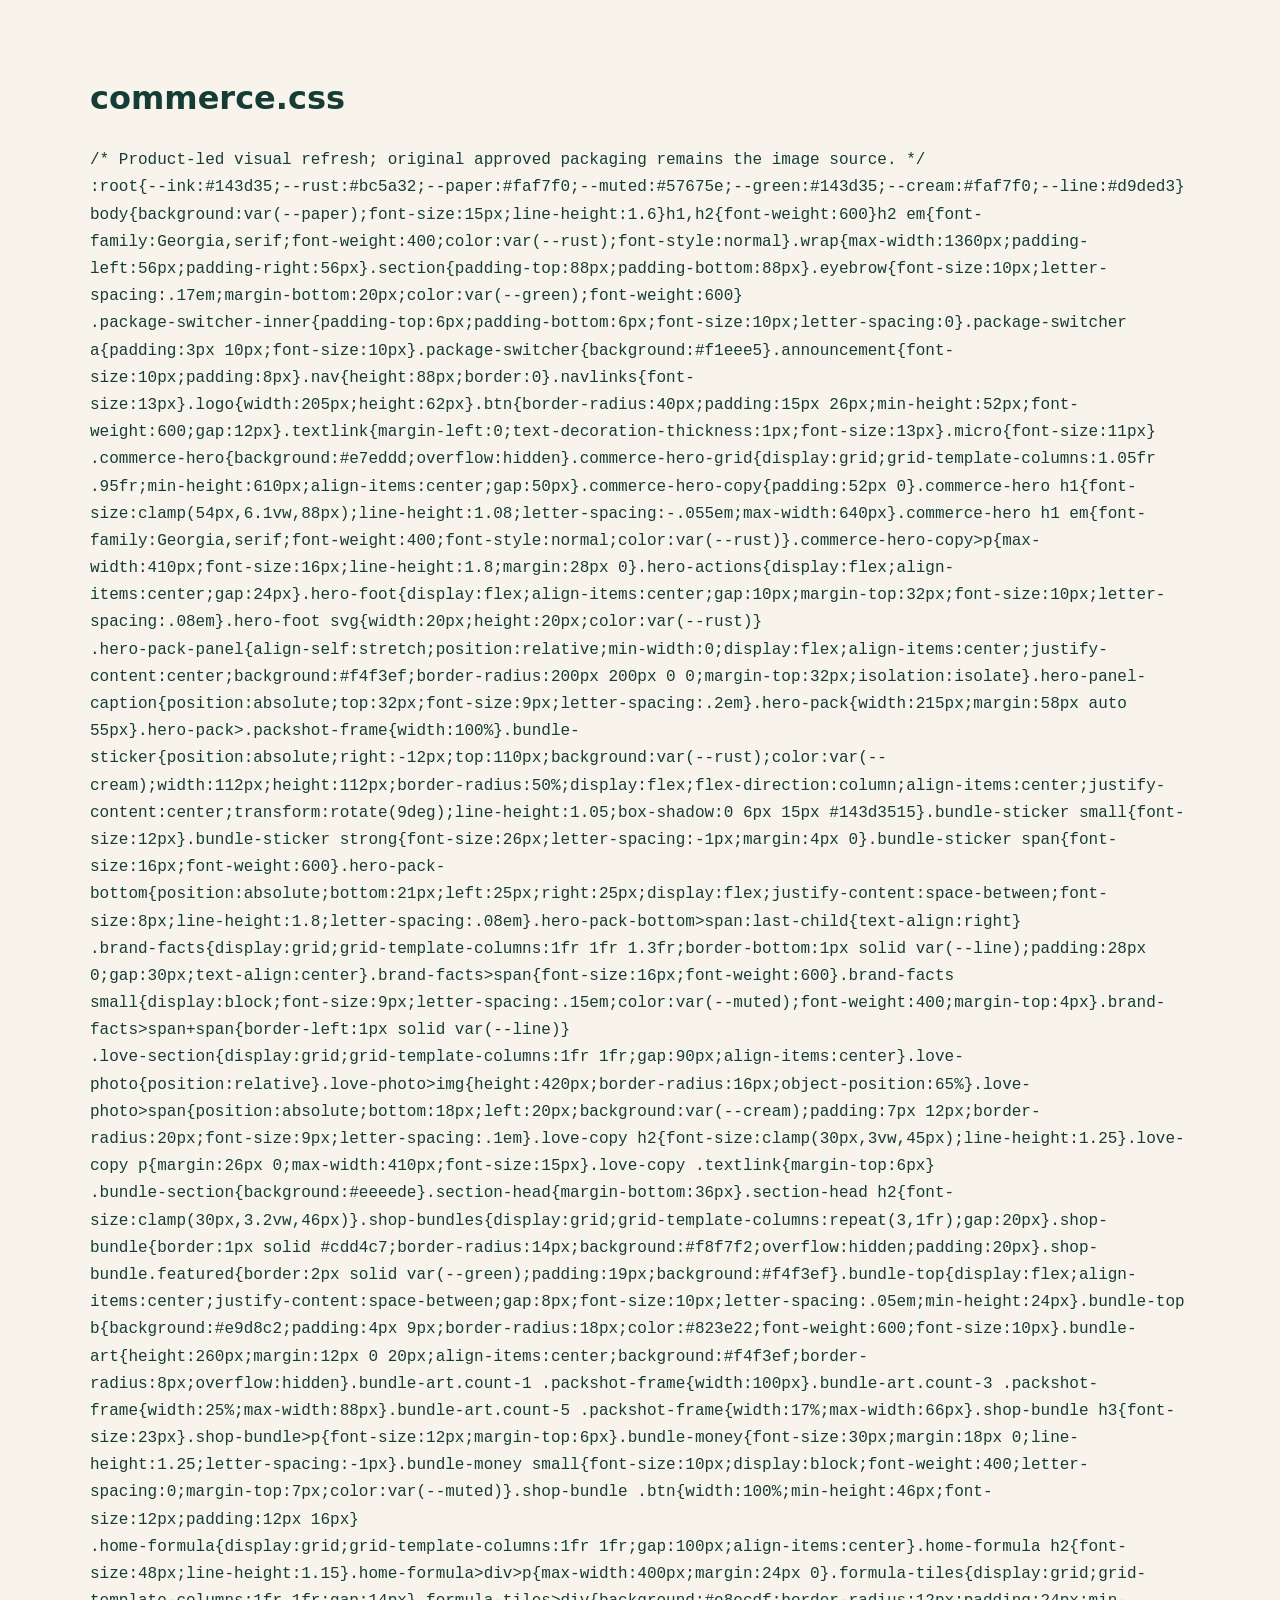
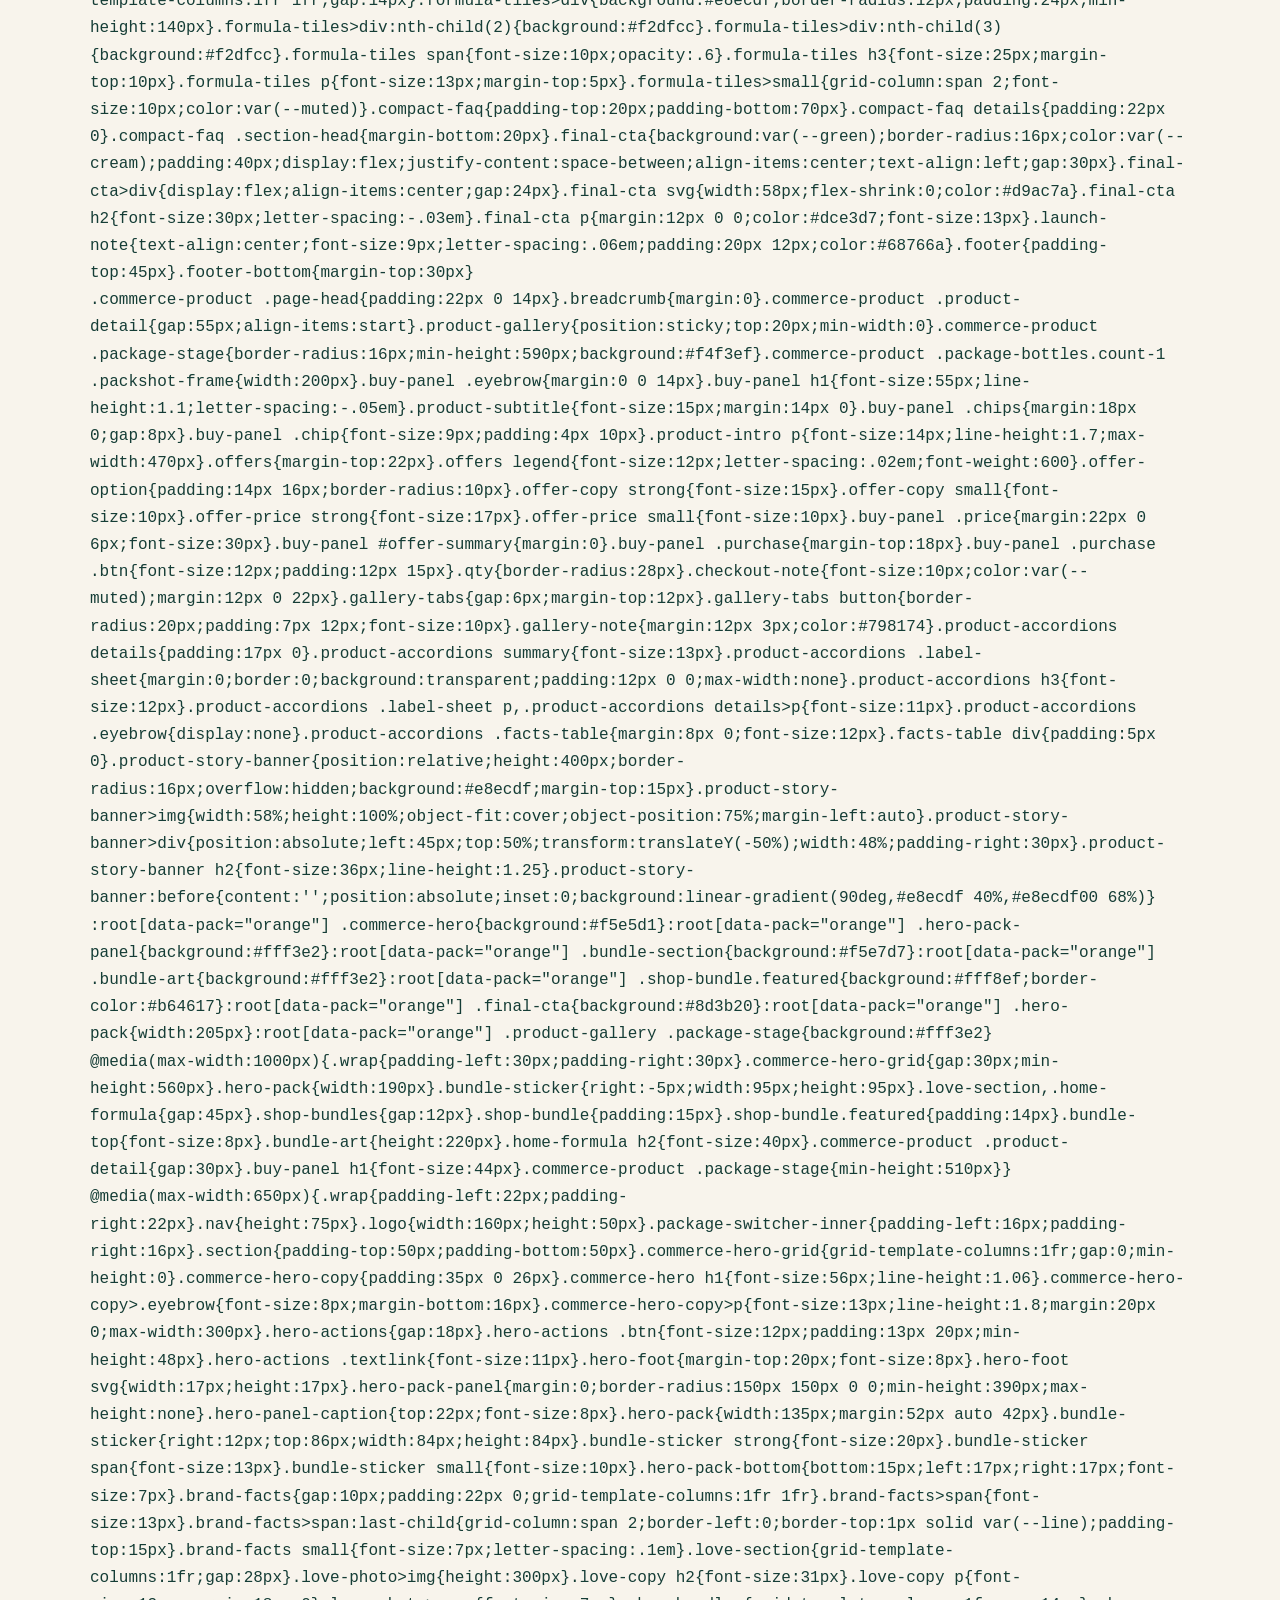
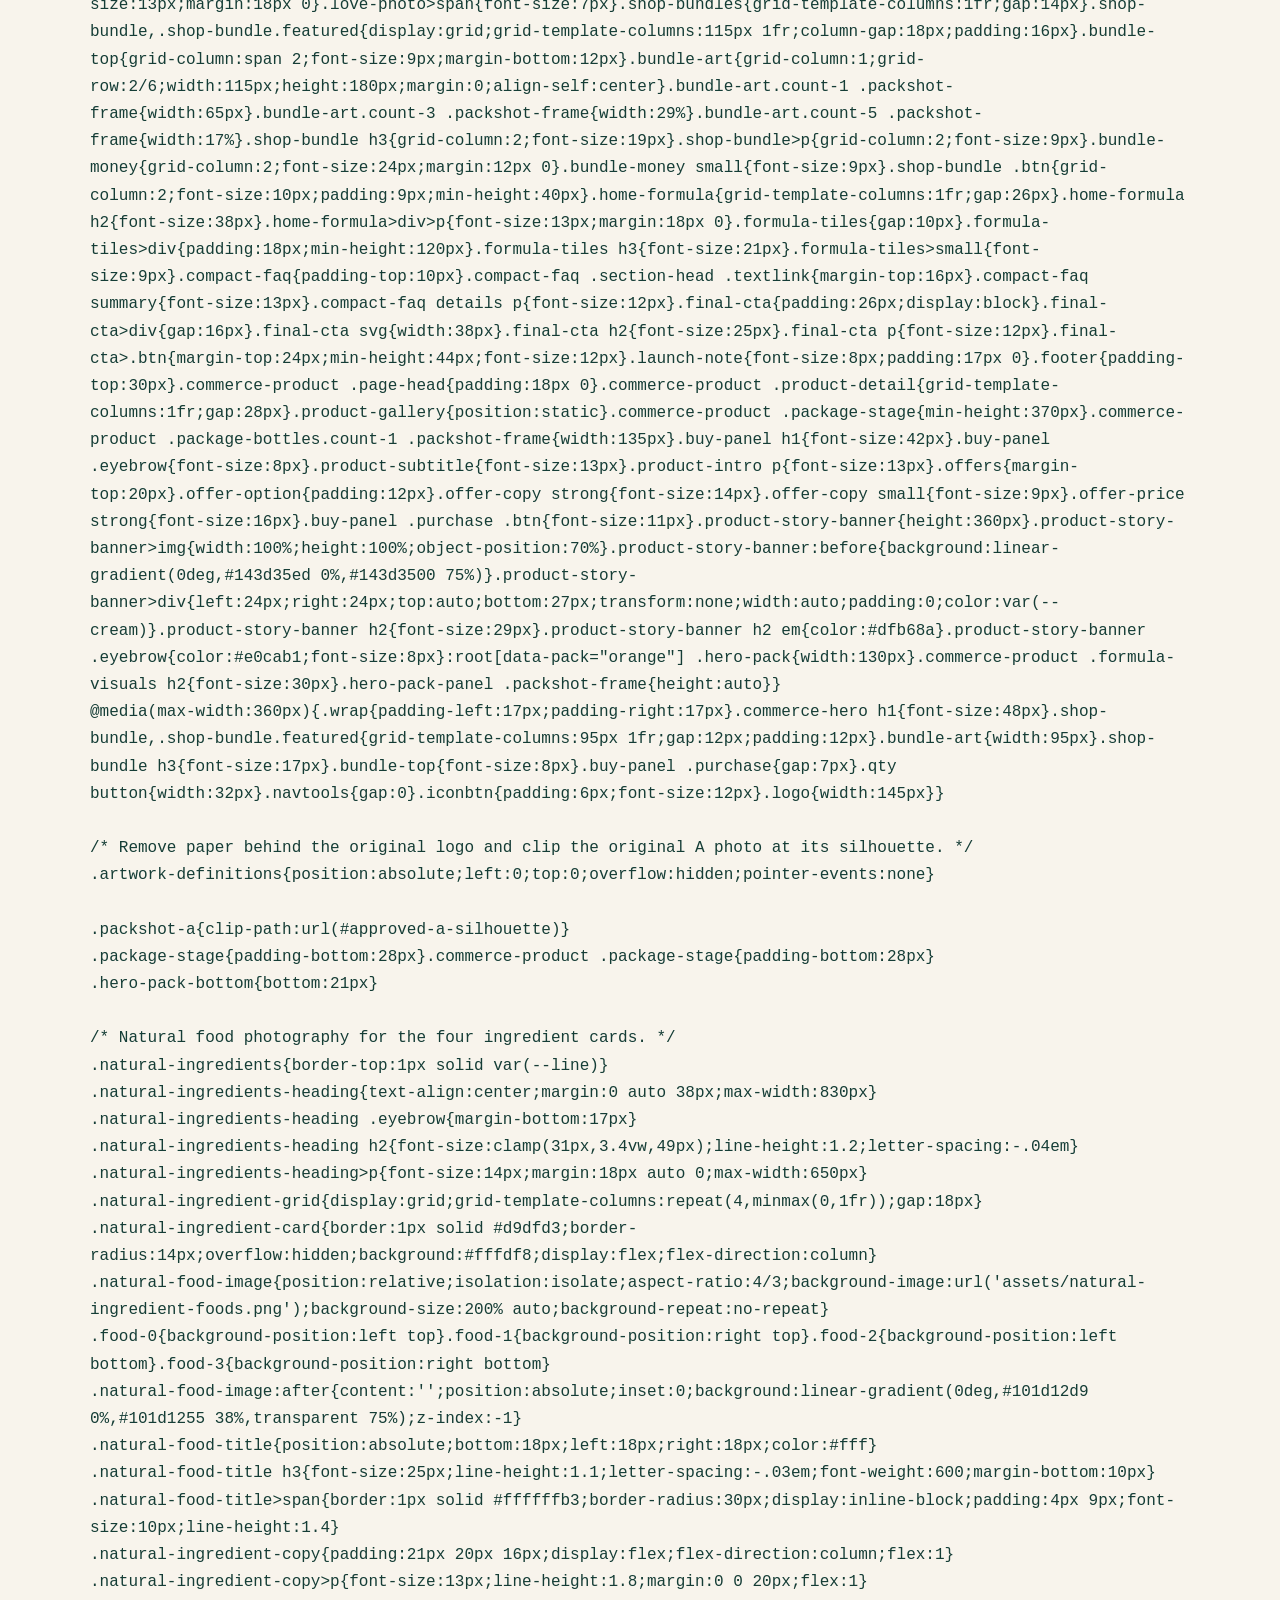
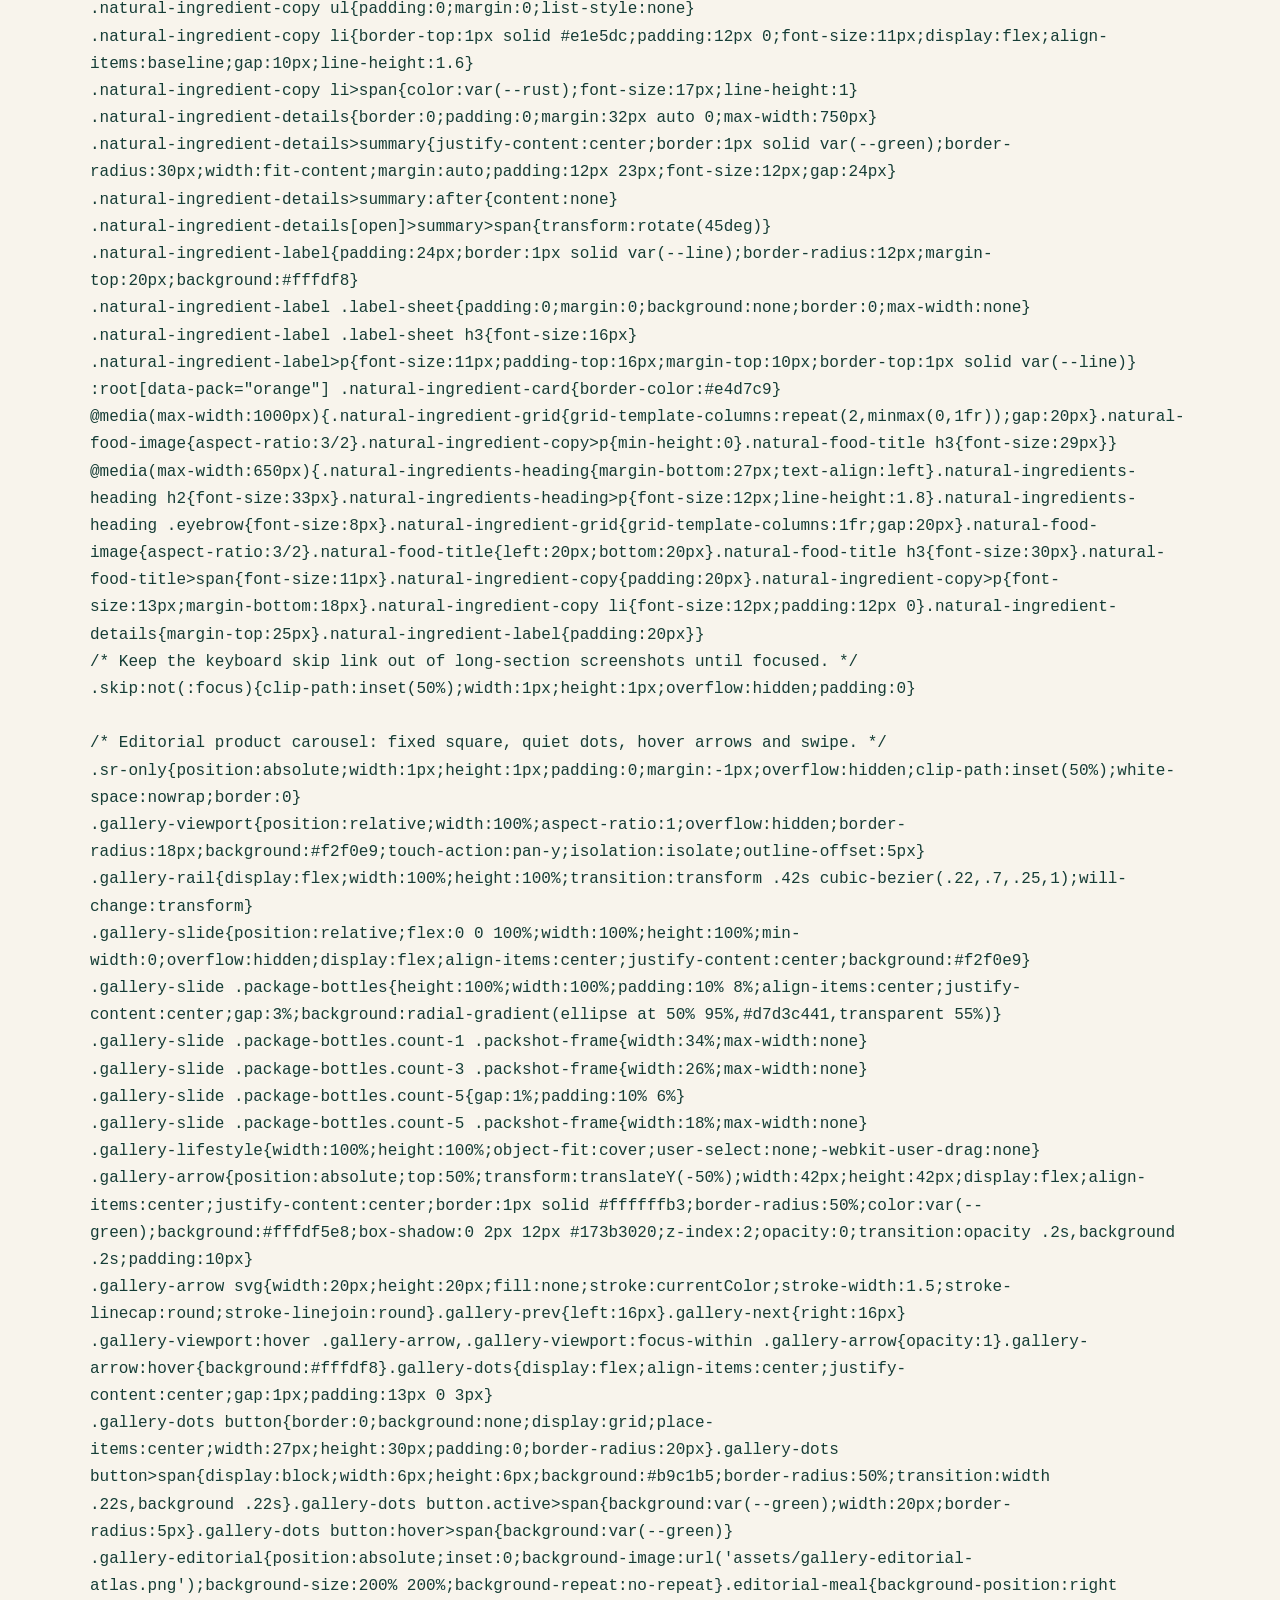
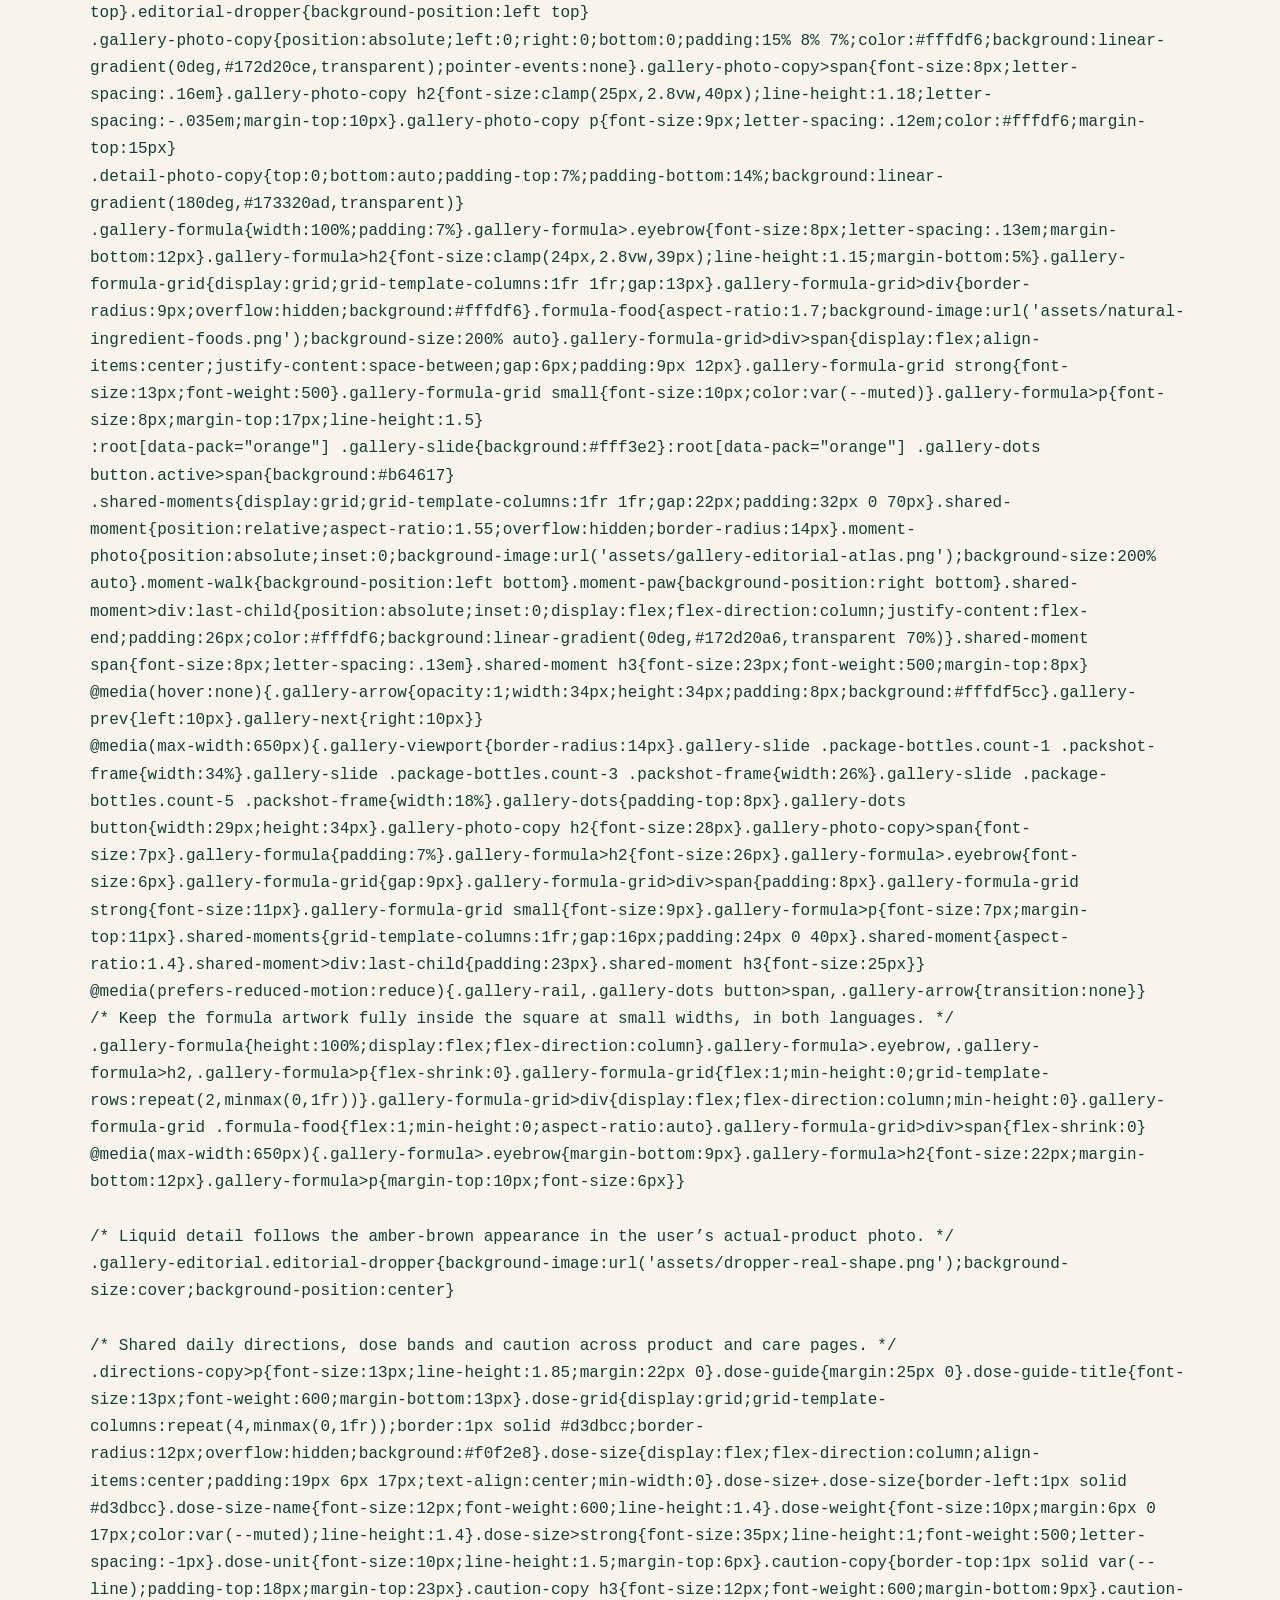
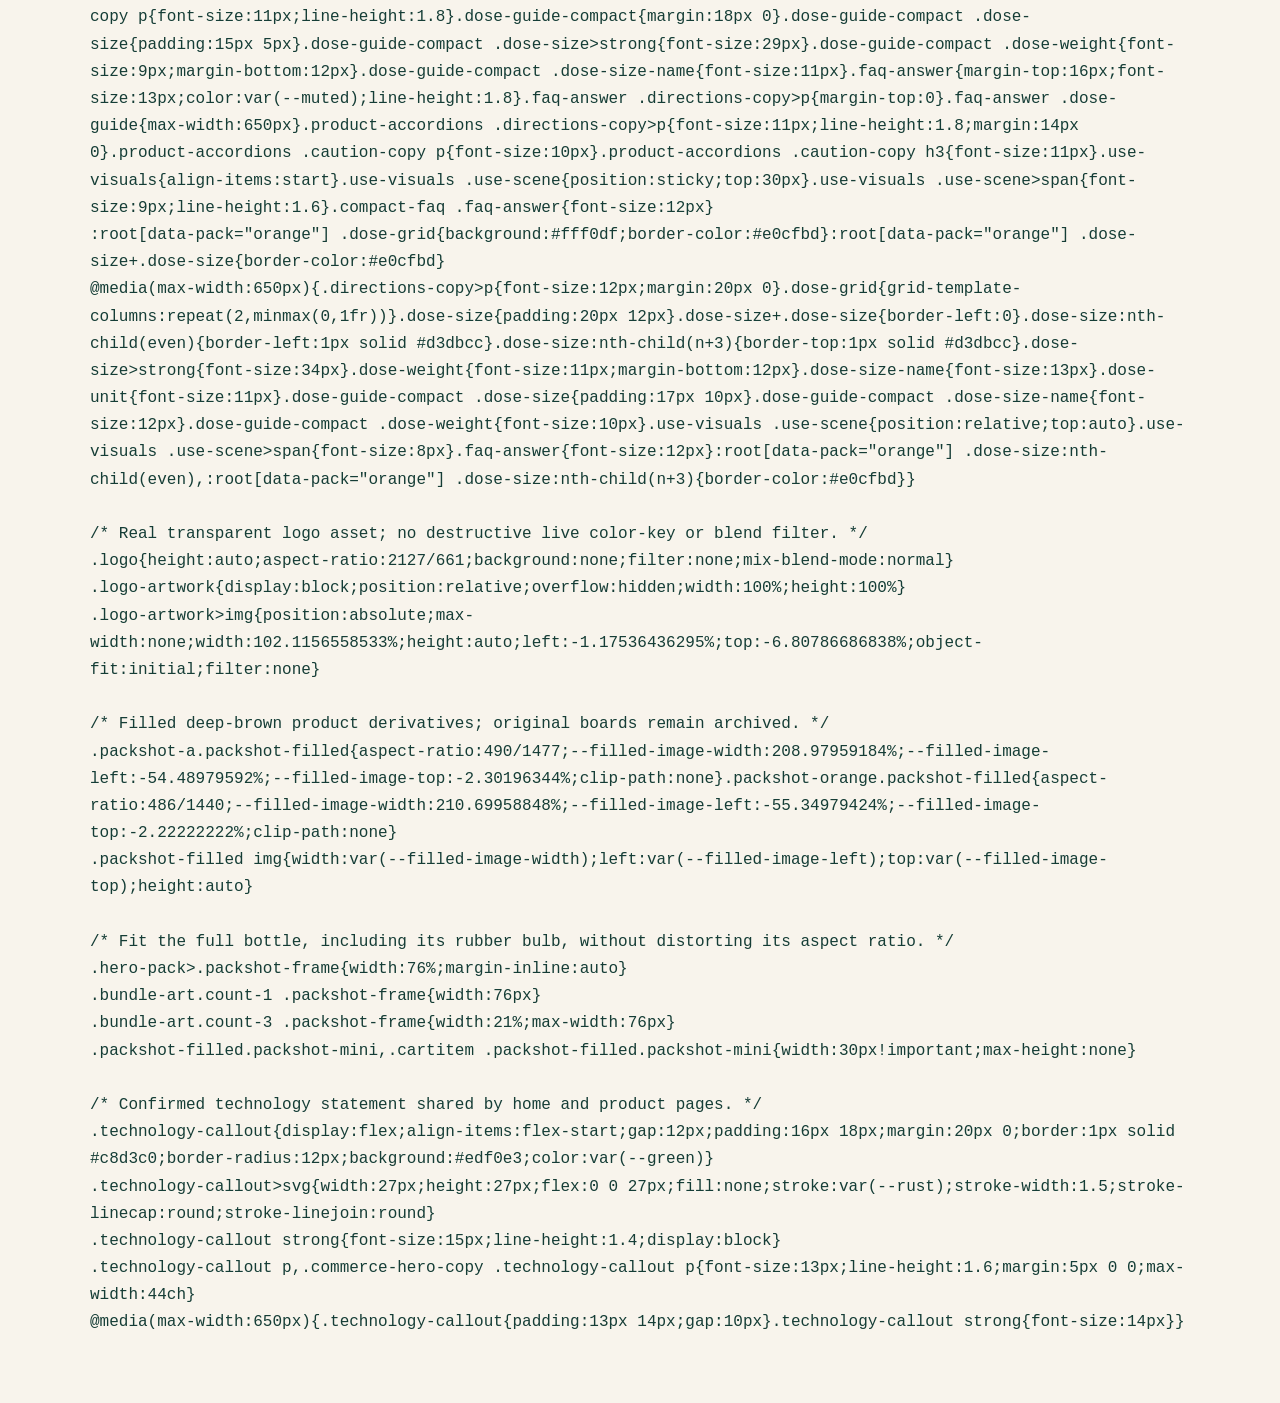
<file: source-commerce.css.html>
<!doctype html><html lang="en"><meta charset="utf-8"><meta name="viewport" content="width=device-width"><style>body{max-width:1100px;margin:30px auto;padding:20px;font:16px/1.7 system-ui;color:#153d36;background:#f8f4ec}pre{white-space:pre-wrap;overflow-wrap:anywhere}a{color:#98522d}</style><h1>commerce.css</h1><pre>/* Product-led visual refresh; original approved packaging remains the image source. */
:root{--ink:#143d35;--rust:#bc5a32;--paper:#faf7f0;--muted:#57675e;--green:#143d35;--cream:#faf7f0;--line:#d9ded3}
body{background:var(--paper);font-size:15px;line-height:1.6}h1,h2{font-weight:600}h2 em{font-family:Georgia,serif;font-weight:400;color:var(--rust);font-style:normal}.wrap{max-width:1360px;padding-left:56px;padding-right:56px}.section{padding-top:88px;padding-bottom:88px}.eyebrow{font-size:10px;letter-spacing:.17em;margin-bottom:20px;color:var(--green);font-weight:600}
.package-switcher-inner{padding-top:6px;padding-bottom:6px;font-size:10px;letter-spacing:0}.package-switcher a{padding:3px 10px;font-size:10px}.package-switcher{background:#f1eee5}.announcement{font-size:10px;padding:8px}.nav{height:88px;border:0}.navlinks{font-size:13px}.logo{width:205px;height:62px}.btn{border-radius:40px;padding:15px 26px;min-height:52px;font-weight:600;gap:12px}.textlink{margin-left:0;text-decoration-thickness:1px;font-size:13px}.micro{font-size:11px}
.commerce-hero{background:#e7eddd;overflow:hidden}.commerce-hero-grid{display:grid;grid-template-columns:1.05fr .95fr;min-height:610px;align-items:center;gap:50px}.commerce-hero-copy{padding:52px 0}.commerce-hero h1{font-size:clamp(54px,6.1vw,88px);line-height:1.08;letter-spacing:-.055em;max-width:640px}.commerce-hero h1 em{font-family:Georgia,serif;font-weight:400;font-style:normal;color:var(--rust)}.commerce-hero-copy&gt;p{max-width:410px;font-size:16px;line-height:1.8;margin:28px 0}.hero-actions{display:flex;align-items:center;gap:24px}.hero-foot{display:flex;align-items:center;gap:10px;margin-top:32px;font-size:10px;letter-spacing:.08em}.hero-foot svg{width:20px;height:20px;color:var(--rust)}
.hero-pack-panel{align-self:stretch;position:relative;min-width:0;display:flex;align-items:center;justify-content:center;background:#f4f3ef;border-radius:200px 200px 0 0;margin-top:32px;isolation:isolate}.hero-panel-caption{position:absolute;top:32px;font-size:9px;letter-spacing:.2em}.hero-pack{width:215px;margin:58px auto 55px}.hero-pack&gt;.packshot-frame{width:100%}.bundle-sticker{position:absolute;right:-12px;top:110px;background:var(--rust);color:var(--cream);width:112px;height:112px;border-radius:50%;display:flex;flex-direction:column;align-items:center;justify-content:center;transform:rotate(9deg);line-height:1.05;box-shadow:0 6px 15px #143d3515}.bundle-sticker small{font-size:12px}.bundle-sticker strong{font-size:26px;letter-spacing:-1px;margin:4px 0}.bundle-sticker span{font-size:16px;font-weight:600}.hero-pack-bottom{position:absolute;bottom:21px;left:25px;right:25px;display:flex;justify-content:space-between;font-size:8px;line-height:1.8;letter-spacing:.08em}.hero-pack-bottom&gt;span:last-child{text-align:right}
.brand-facts{display:grid;grid-template-columns:1fr 1fr 1.3fr;border-bottom:1px solid var(--line);padding:28px 0;gap:30px;text-align:center}.brand-facts&gt;span{font-size:16px;font-weight:600}.brand-facts small{display:block;font-size:9px;letter-spacing:.15em;color:var(--muted);font-weight:400;margin-top:4px}.brand-facts&gt;span+span{border-left:1px solid var(--line)}
.love-section{display:grid;grid-template-columns:1fr 1fr;gap:90px;align-items:center}.love-photo{position:relative}.love-photo&gt;img{height:420px;border-radius:16px;object-position:65%}.love-photo&gt;span{position:absolute;bottom:18px;left:20px;background:var(--cream);padding:7px 12px;border-radius:20px;font-size:9px;letter-spacing:.1em}.love-copy h2{font-size:clamp(30px,3vw,45px);line-height:1.25}.love-copy p{margin:26px 0;max-width:410px;font-size:15px}.love-copy .textlink{margin-top:6px}
.bundle-section{background:#eeeede}.section-head{margin-bottom:36px}.section-head h2{font-size:clamp(30px,3.2vw,46px)}.shop-bundles{display:grid;grid-template-columns:repeat(3,1fr);gap:20px}.shop-bundle{border:1px solid #cdd4c7;border-radius:14px;background:#f8f7f2;overflow:hidden;padding:20px}.shop-bundle.featured{border:2px solid var(--green);padding:19px;background:#f4f3ef}.bundle-top{display:flex;align-items:center;justify-content:space-between;gap:8px;font-size:10px;letter-spacing:.05em;min-height:24px}.bundle-top b{background:#e9d8c2;padding:4px 9px;border-radius:18px;color:#823e22;font-weight:600;font-size:10px}.bundle-art{height:260px;margin:12px 0 20px;align-items:center;background:#f4f3ef;border-radius:8px;overflow:hidden}.bundle-art.count-1 .packshot-frame{width:100px}.bundle-art.count-3 .packshot-frame{width:25%;max-width:88px}.bundle-art.count-5 .packshot-frame{width:17%;max-width:66px}.shop-bundle h3{font-size:23px}.shop-bundle&gt;p{font-size:12px;margin-top:6px}.bundle-money{font-size:30px;margin:18px 0;line-height:1.25;letter-spacing:-1px}.bundle-money small{font-size:10px;display:block;font-weight:400;letter-spacing:0;margin-top:7px;color:var(--muted)}.shop-bundle .btn{width:100%;min-height:46px;font-size:12px;padding:12px 16px}
.home-formula{display:grid;grid-template-columns:1fr 1fr;gap:100px;align-items:center}.home-formula h2{font-size:48px;line-height:1.15}.home-formula&gt;div&gt;p{max-width:400px;margin:24px 0}.formula-tiles{display:grid;grid-template-columns:1fr 1fr;gap:14px}.formula-tiles&gt;div{background:#e8ecdf;border-radius:12px;padding:24px;min-height:140px}.formula-tiles&gt;div:nth-child(2){background:#f2dfcc}.formula-tiles&gt;div:nth-child(3){background:#f2dfcc}.formula-tiles span{font-size:10px;opacity:.6}.formula-tiles h3{font-size:25px;margin-top:10px}.formula-tiles p{font-size:13px;margin-top:5px}.formula-tiles&gt;small{grid-column:span 2;font-size:10px;color:var(--muted)}.compact-faq{padding-top:20px;padding-bottom:70px}.compact-faq details{padding:22px 0}.compact-faq .section-head{margin-bottom:20px}.final-cta{background:var(--green);border-radius:16px;color:var(--cream);padding:40px;display:flex;justify-content:space-between;align-items:center;text-align:left;gap:30px}.final-cta&gt;div{display:flex;align-items:center;gap:24px}.final-cta svg{width:58px;flex-shrink:0;color:#d9ac7a}.final-cta h2{font-size:30px;letter-spacing:-.03em}.final-cta p{margin:12px 0 0;color:#dce3d7;font-size:13px}.launch-note{text-align:center;font-size:9px;letter-spacing:.06em;padding:20px 12px;color:#68766a}.footer{padding-top:45px}.footer-bottom{margin-top:30px}
.commerce-product .page-head{padding:22px 0 14px}.breadcrumb{margin:0}.commerce-product .product-detail{gap:55px;align-items:start}.product-gallery{position:sticky;top:20px;min-width:0}.commerce-product .package-stage{border-radius:16px;min-height:590px;background:#f4f3ef}.commerce-product .package-bottles.count-1 .packshot-frame{width:200px}.buy-panel .eyebrow{margin:0 0 14px}.buy-panel h1{font-size:55px;line-height:1.1;letter-spacing:-.05em}.product-subtitle{font-size:15px;margin:14px 0}.buy-panel .chips{margin:18px 0;gap:8px}.buy-panel .chip{font-size:9px;padding:4px 10px}.product-intro p{font-size:14px;line-height:1.7;max-width:470px}.offers{margin-top:22px}.offers legend{font-size:12px;letter-spacing:.02em;font-weight:600}.offer-option{padding:14px 16px;border-radius:10px}.offer-copy strong{font-size:15px}.offer-copy small{font-size:10px}.offer-price strong{font-size:17px}.offer-price small{font-size:10px}.buy-panel .price{margin:22px 0 6px;font-size:30px}.buy-panel #offer-summary{margin:0}.buy-panel .purchase{margin-top:18px}.buy-panel .purchase .btn{font-size:12px;padding:12px 15px}.qty{border-radius:28px}.checkout-note{font-size:10px;color:var(--muted);margin:12px 0 22px}.gallery-tabs{gap:6px;margin-top:12px}.gallery-tabs button{border-radius:20px;padding:7px 12px;font-size:10px}.gallery-note{margin:12px 3px;color:#798174}.product-accordions details{padding:17px 0}.product-accordions summary{font-size:13px}.product-accordions .label-sheet{margin:0;border:0;background:transparent;padding:12px 0 0;max-width:none}.product-accordions h3{font-size:12px}.product-accordions .label-sheet p,.product-accordions details&gt;p{font-size:11px}.product-accordions .eyebrow{display:none}.product-accordions .facts-table{margin:8px 0;font-size:12px}.facts-table div{padding:5px 0}.product-story-banner{position:relative;height:400px;border-radius:16px;overflow:hidden;background:#e8ecdf;margin-top:15px}.product-story-banner&gt;img{width:58%;height:100%;object-fit:cover;object-position:75%;margin-left:auto}.product-story-banner&gt;div{position:absolute;left:45px;top:50%;transform:translateY(-50%);width:48%;padding-right:30px}.product-story-banner h2{font-size:36px;line-height:1.25}.product-story-banner:before{content:&#x27;&#x27;;position:absolute;inset:0;background:linear-gradient(90deg,#e8ecdf 40%,#e8ecdf00 68%)}
:root[data-pack=&quot;orange&quot;] .commerce-hero{background:#f5e5d1}:root[data-pack=&quot;orange&quot;] .hero-pack-panel{background:#fff3e2}:root[data-pack=&quot;orange&quot;] .bundle-section{background:#f5e7d7}:root[data-pack=&quot;orange&quot;] .bundle-art{background:#fff3e2}:root[data-pack=&quot;orange&quot;] .shop-bundle.featured{background:#fff8ef;border-color:#b64617}:root[data-pack=&quot;orange&quot;] .final-cta{background:#8d3b20}:root[data-pack=&quot;orange&quot;] .hero-pack{width:205px}:root[data-pack=&quot;orange&quot;] .product-gallery .package-stage{background:#fff3e2}
@media(max-width:1000px){.wrap{padding-left:30px;padding-right:30px}.commerce-hero-grid{gap:30px;min-height:560px}.hero-pack{width:190px}.bundle-sticker{right:-5px;width:95px;height:95px}.love-section,.home-formula{gap:45px}.shop-bundles{gap:12px}.shop-bundle{padding:15px}.shop-bundle.featured{padding:14px}.bundle-top{font-size:8px}.bundle-art{height:220px}.home-formula h2{font-size:40px}.commerce-product .product-detail{gap:30px}.buy-panel h1{font-size:44px}.commerce-product .package-stage{min-height:510px}}
@media(max-width:650px){.wrap{padding-left:22px;padding-right:22px}.nav{height:75px}.logo{width:160px;height:50px}.package-switcher-inner{padding-left:16px;padding-right:16px}.section{padding-top:50px;padding-bottom:50px}.commerce-hero-grid{grid-template-columns:1fr;gap:0;min-height:0}.commerce-hero-copy{padding:35px 0 26px}.commerce-hero h1{font-size:56px;line-height:1.06}.commerce-hero-copy&gt;.eyebrow{font-size:8px;margin-bottom:16px}.commerce-hero-copy&gt;p{font-size:13px;line-height:1.8;margin:20px 0;max-width:300px}.hero-actions{gap:18px}.hero-actions .btn{font-size:12px;padding:13px 20px;min-height:48px}.hero-actions .textlink{font-size:11px}.hero-foot{margin-top:20px;font-size:8px}.hero-foot svg{width:17px;height:17px}.hero-pack-panel{margin:0;border-radius:150px 150px 0 0;min-height:390px;max-height:none}.hero-panel-caption{top:22px;font-size:8px}.hero-pack{width:135px;margin:52px auto 42px}.bundle-sticker{right:12px;top:86px;width:84px;height:84px}.bundle-sticker strong{font-size:20px}.bundle-sticker span{font-size:13px}.bundle-sticker small{font-size:10px}.hero-pack-bottom{bottom:15px;left:17px;right:17px;font-size:7px}.brand-facts{gap:10px;padding:22px 0;grid-template-columns:1fr 1fr}.brand-facts&gt;span{font-size:13px}.brand-facts&gt;span:last-child{grid-column:span 2;border-left:0;border-top:1px solid var(--line);padding-top:15px}.brand-facts small{font-size:7px;letter-spacing:.1em}.love-section{grid-template-columns:1fr;gap:28px}.love-photo&gt;img{height:300px}.love-copy h2{font-size:31px}.love-copy p{font-size:13px;margin:18px 0}.love-photo&gt;span{font-size:7px}.shop-bundles{grid-template-columns:1fr;gap:14px}.shop-bundle,.shop-bundle.featured{display:grid;grid-template-columns:115px 1fr;column-gap:18px;padding:16px}.bundle-top{grid-column:span 2;font-size:9px;margin-bottom:12px}.bundle-art{grid-column:1;grid-row:2/6;width:115px;height:180px;margin:0;align-self:center}.bundle-art.count-1 .packshot-frame{width:65px}.bundle-art.count-3 .packshot-frame{width:29%}.bundle-art.count-5 .packshot-frame{width:17%}.shop-bundle h3{grid-column:2;font-size:19px}.shop-bundle&gt;p{grid-column:2;font-size:9px}.bundle-money{grid-column:2;font-size:24px;margin:12px 0}.bundle-money small{font-size:9px}.shop-bundle .btn{grid-column:2;font-size:10px;padding:9px;min-height:40px}.home-formula{grid-template-columns:1fr;gap:26px}.home-formula h2{font-size:38px}.home-formula&gt;div&gt;p{font-size:13px;margin:18px 0}.formula-tiles{gap:10px}.formula-tiles&gt;div{padding:18px;min-height:120px}.formula-tiles h3{font-size:21px}.formula-tiles&gt;small{font-size:9px}.compact-faq{padding-top:10px}.compact-faq .section-head .textlink{margin-top:16px}.compact-faq summary{font-size:13px}.compact-faq details p{font-size:12px}.final-cta{padding:26px;display:block}.final-cta&gt;div{gap:16px}.final-cta svg{width:38px}.final-cta h2{font-size:25px}.final-cta p{font-size:12px}.final-cta&gt;.btn{margin-top:24px;min-height:44px;font-size:12px}.launch-note{font-size:8px;padding:17px 0}.footer{padding-top:30px}.commerce-product .page-head{padding:18px 0}.commerce-product .product-detail{grid-template-columns:1fr;gap:28px}.product-gallery{position:static}.commerce-product .package-stage{min-height:370px}.commerce-product .package-bottles.count-1 .packshot-frame{width:135px}.buy-panel h1{font-size:42px}.buy-panel .eyebrow{font-size:8px}.product-subtitle{font-size:13px}.product-intro p{font-size:13px}.offers{margin-top:20px}.offer-option{padding:12px}.offer-copy strong{font-size:14px}.offer-copy small{font-size:9px}.offer-price strong{font-size:16px}.buy-panel .purchase .btn{font-size:11px}.product-story-banner{height:360px}.product-story-banner&gt;img{width:100%;height:100%;object-position:70%}.product-story-banner:before{background:linear-gradient(0deg,#143d35ed 0%,#143d3500 75%)}.product-story-banner&gt;div{left:24px;right:24px;top:auto;bottom:27px;transform:none;width:auto;padding:0;color:var(--cream)}.product-story-banner h2{font-size:29px}.product-story-banner h2 em{color:#dfb68a}.product-story-banner .eyebrow{color:#e0cab1;font-size:8px}:root[data-pack=&quot;orange&quot;] .hero-pack{width:130px}.commerce-product .formula-visuals h2{font-size:30px}.hero-pack-panel .packshot-frame{height:auto}}
@media(max-width:360px){.wrap{padding-left:17px;padding-right:17px}.commerce-hero h1{font-size:48px}.shop-bundle,.shop-bundle.featured{grid-template-columns:95px 1fr;gap:12px;padding:12px}.bundle-art{width:95px}.shop-bundle h3{font-size:17px}.bundle-top{font-size:8px}.buy-panel .purchase{gap:7px}.qty button{width:32px}.navtools{gap:0}.iconbtn{padding:6px;font-size:12px}.logo{width:145px}}

/* Remove paper behind the original logo and clip the original A photo at its silhouette. */
.artwork-definitions{position:absolute;left:0;top:0;overflow:hidden;pointer-events:none}

.packshot-a{clip-path:url(#approved-a-silhouette)}
.package-stage{padding-bottom:28px}.commerce-product .package-stage{padding-bottom:28px}
.hero-pack-bottom{bottom:21px}

/* Natural food photography for the four ingredient cards. */
.natural-ingredients{border-top:1px solid var(--line)}
.natural-ingredients-heading{text-align:center;margin:0 auto 38px;max-width:830px}
.natural-ingredients-heading .eyebrow{margin-bottom:17px}
.natural-ingredients-heading h2{font-size:clamp(31px,3.4vw,49px);line-height:1.2;letter-spacing:-.04em}
.natural-ingredients-heading&gt;p{font-size:14px;margin:18px auto 0;max-width:650px}
.natural-ingredient-grid{display:grid;grid-template-columns:repeat(4,minmax(0,1fr));gap:18px}
.natural-ingredient-card{border:1px solid #d9dfd3;border-radius:14px;overflow:hidden;background:#fffdf8;display:flex;flex-direction:column}
.natural-food-image{position:relative;isolation:isolate;aspect-ratio:4/3;background-image:url(&#x27;assets/natural-ingredient-foods.png&#x27;);background-size:200% auto;background-repeat:no-repeat}
.food-0{background-position:left top}.food-1{background-position:right top}.food-2{background-position:left bottom}.food-3{background-position:right bottom}
.natural-food-image:after{content:&#x27;&#x27;;position:absolute;inset:0;background:linear-gradient(0deg,#101d12d9 0%,#101d1255 38%,transparent 75%);z-index:-1}
.natural-food-title{position:absolute;bottom:18px;left:18px;right:18px;color:#fff}
.natural-food-title h3{font-size:25px;line-height:1.1;letter-spacing:-.03em;font-weight:600;margin-bottom:10px}
.natural-food-title&gt;span{border:1px solid #ffffffb3;border-radius:30px;display:inline-block;padding:4px 9px;font-size:10px;line-height:1.4}
.natural-ingredient-copy{padding:21px 20px 16px;display:flex;flex-direction:column;flex:1}
.natural-ingredient-copy&gt;p{font-size:13px;line-height:1.8;margin:0 0 20px;flex:1}
.natural-ingredient-copy ul{padding:0;margin:0;list-style:none}
.natural-ingredient-copy li{border-top:1px solid #e1e5dc;padding:12px 0;font-size:11px;display:flex;align-items:baseline;gap:10px;line-height:1.6}
.natural-ingredient-copy li&gt;span{color:var(--rust);font-size:17px;line-height:1}
.natural-ingredient-details{border:0;padding:0;margin:32px auto 0;max-width:750px}
.natural-ingredient-details&gt;summary{justify-content:center;border:1px solid var(--green);border-radius:30px;width:fit-content;margin:auto;padding:12px 23px;font-size:12px;gap:24px}
.natural-ingredient-details&gt;summary:after{content:none}
.natural-ingredient-details[open]&gt;summary&gt;span{transform:rotate(45deg)}
.natural-ingredient-label{padding:24px;border:1px solid var(--line);border-radius:12px;margin-top:20px;background:#fffdf8}
.natural-ingredient-label .label-sheet{padding:0;margin:0;background:none;border:0;max-width:none}
.natural-ingredient-label .label-sheet h3{font-size:16px}
.natural-ingredient-label&gt;p{font-size:11px;padding-top:16px;margin-top:10px;border-top:1px solid var(--line)}
:root[data-pack=&quot;orange&quot;] .natural-ingredient-card{border-color:#e4d7c9}
@media(max-width:1000px){.natural-ingredient-grid{grid-template-columns:repeat(2,minmax(0,1fr));gap:20px}.natural-food-image{aspect-ratio:3/2}.natural-ingredient-copy&gt;p{min-height:0}.natural-food-title h3{font-size:29px}}
@media(max-width:650px){.natural-ingredients-heading{margin-bottom:27px;text-align:left}.natural-ingredients-heading h2{font-size:33px}.natural-ingredients-heading&gt;p{font-size:12px;line-height:1.8}.natural-ingredients-heading .eyebrow{font-size:8px}.natural-ingredient-grid{grid-template-columns:1fr;gap:20px}.natural-food-image{aspect-ratio:3/2}.natural-food-title{left:20px;bottom:20px}.natural-food-title h3{font-size:30px}.natural-food-title&gt;span{font-size:11px}.natural-ingredient-copy{padding:20px}.natural-ingredient-copy&gt;p{font-size:13px;margin-bottom:18px}.natural-ingredient-copy li{font-size:12px;padding:12px 0}.natural-ingredient-details{margin-top:25px}.natural-ingredient-label{padding:20px}}
/* Keep the keyboard skip link out of long-section screenshots until focused. */
.skip:not(:focus){clip-path:inset(50%);width:1px;height:1px;overflow:hidden;padding:0}

/* Editorial product carousel: fixed square, quiet dots, hover arrows and swipe. */
.sr-only{position:absolute;width:1px;height:1px;padding:0;margin:-1px;overflow:hidden;clip-path:inset(50%);white-space:nowrap;border:0}
.gallery-viewport{position:relative;width:100%;aspect-ratio:1;overflow:hidden;border-radius:18px;background:#f2f0e9;touch-action:pan-y;isolation:isolate;outline-offset:5px}
.gallery-rail{display:flex;width:100%;height:100%;transition:transform .42s cubic-bezier(.22,.7,.25,1);will-change:transform}
.gallery-slide{position:relative;flex:0 0 100%;width:100%;height:100%;min-width:0;overflow:hidden;display:flex;align-items:center;justify-content:center;background:#f2f0e9}
.gallery-slide .package-bottles{height:100%;width:100%;padding:10% 8%;align-items:center;justify-content:center;gap:3%;background:radial-gradient(ellipse at 50% 95%,#d7d3c441,transparent 55%)}
.gallery-slide .package-bottles.count-1 .packshot-frame{width:34%;max-width:none}
.gallery-slide .package-bottles.count-3 .packshot-frame{width:26%;max-width:none}
.gallery-slide .package-bottles.count-5{gap:1%;padding:10% 6%}
.gallery-slide .package-bottles.count-5 .packshot-frame{width:18%;max-width:none}
.gallery-lifestyle{width:100%;height:100%;object-fit:cover;user-select:none;-webkit-user-drag:none}
.gallery-arrow{position:absolute;top:50%;transform:translateY(-50%);width:42px;height:42px;display:flex;align-items:center;justify-content:center;border:1px solid #ffffffb3;border-radius:50%;color:var(--green);background:#fffdf5e8;box-shadow:0 2px 12px #173b3020;z-index:2;opacity:0;transition:opacity .2s,background .2s;padding:10px}
.gallery-arrow svg{width:20px;height:20px;fill:none;stroke:currentColor;stroke-width:1.5;stroke-linecap:round;stroke-linejoin:round}.gallery-prev{left:16px}.gallery-next{right:16px}
.gallery-viewport:hover .gallery-arrow,.gallery-viewport:focus-within .gallery-arrow{opacity:1}.gallery-arrow:hover{background:#fffdf8}.gallery-dots{display:flex;align-items:center;justify-content:center;gap:1px;padding:13px 0 3px}
.gallery-dots button{border:0;background:none;display:grid;place-items:center;width:27px;height:30px;padding:0;border-radius:20px}.gallery-dots button&gt;span{display:block;width:6px;height:6px;background:#b9c1b5;border-radius:50%;transition:width .22s,background .22s}.gallery-dots button.active&gt;span{background:var(--green);width:20px;border-radius:5px}.gallery-dots button:hover&gt;span{background:var(--green)}
.gallery-editorial{position:absolute;inset:0;background-image:url(&#x27;assets/gallery-editorial-atlas.png&#x27;);background-size:200% 200%;background-repeat:no-repeat}.editorial-meal{background-position:right top}.editorial-dropper{background-position:left top}
.gallery-photo-copy{position:absolute;left:0;right:0;bottom:0;padding:15% 8% 7%;color:#fffdf6;background:linear-gradient(0deg,#172d20ce,transparent);pointer-events:none}.gallery-photo-copy&gt;span{font-size:8px;letter-spacing:.16em}.gallery-photo-copy h2{font-size:clamp(25px,2.8vw,40px);line-height:1.18;letter-spacing:-.035em;margin-top:10px}.gallery-photo-copy p{font-size:9px;letter-spacing:.12em;color:#fffdf6;margin-top:15px}
.detail-photo-copy{top:0;bottom:auto;padding-top:7%;padding-bottom:14%;background:linear-gradient(180deg,#173320ad,transparent)}
.gallery-formula{width:100%;padding:7%}.gallery-formula&gt;.eyebrow{font-size:8px;letter-spacing:.13em;margin-bottom:12px}.gallery-formula&gt;h2{font-size:clamp(24px,2.8vw,39px);line-height:1.15;margin-bottom:5%}.gallery-formula-grid{display:grid;grid-template-columns:1fr 1fr;gap:13px}.gallery-formula-grid&gt;div{border-radius:9px;overflow:hidden;background:#fffdf6}.formula-food{aspect-ratio:1.7;background-image:url(&#x27;assets/natural-ingredient-foods.png&#x27;);background-size:200% auto}.gallery-formula-grid&gt;div&gt;span{display:flex;align-items:center;justify-content:space-between;gap:6px;padding:9px 12px}.gallery-formula-grid strong{font-size:13px;font-weight:500}.gallery-formula-grid small{font-size:10px;color:var(--muted)}.gallery-formula&gt;p{font-size:8px;margin-top:17px;line-height:1.5}
:root[data-pack=&quot;orange&quot;] .gallery-slide{background:#fff3e2}:root[data-pack=&quot;orange&quot;] .gallery-dots button.active&gt;span{background:#b64617}
.shared-moments{display:grid;grid-template-columns:1fr 1fr;gap:22px;padding:32px 0 70px}.shared-moment{position:relative;aspect-ratio:1.55;overflow:hidden;border-radius:14px}.moment-photo{position:absolute;inset:0;background-image:url(&#x27;assets/gallery-editorial-atlas.png&#x27;);background-size:200% auto}.moment-walk{background-position:left bottom}.moment-paw{background-position:right bottom}.shared-moment&gt;div:last-child{position:absolute;inset:0;display:flex;flex-direction:column;justify-content:flex-end;padding:26px;color:#fffdf6;background:linear-gradient(0deg,#172d20a6,transparent 70%)}.shared-moment span{font-size:8px;letter-spacing:.13em}.shared-moment h3{font-size:23px;font-weight:500;margin-top:8px}
@media(hover:none){.gallery-arrow{opacity:1;width:34px;height:34px;padding:8px;background:#fffdf5cc}.gallery-prev{left:10px}.gallery-next{right:10px}}
@media(max-width:650px){.gallery-viewport{border-radius:14px}.gallery-slide .package-bottles.count-1 .packshot-frame{width:34%}.gallery-slide .package-bottles.count-3 .packshot-frame{width:26%}.gallery-slide .package-bottles.count-5 .packshot-frame{width:18%}.gallery-dots{padding-top:8px}.gallery-dots button{width:29px;height:34px}.gallery-photo-copy h2{font-size:28px}.gallery-photo-copy&gt;span{font-size:7px}.gallery-formula{padding:7%}.gallery-formula&gt;h2{font-size:26px}.gallery-formula&gt;.eyebrow{font-size:6px}.gallery-formula-grid{gap:9px}.gallery-formula-grid&gt;div&gt;span{padding:8px}.gallery-formula-grid strong{font-size:11px}.gallery-formula-grid small{font-size:9px}.gallery-formula&gt;p{font-size:7px;margin-top:11px}.shared-moments{grid-template-columns:1fr;gap:16px;padding:24px 0 40px}.shared-moment{aspect-ratio:1.4}.shared-moment&gt;div:last-child{padding:23px}.shared-moment h3{font-size:25px}}
@media(prefers-reduced-motion:reduce){.gallery-rail,.gallery-dots button&gt;span,.gallery-arrow{transition:none}}
/* Keep the formula artwork fully inside the square at small widths, in both languages. */
.gallery-formula{height:100%;display:flex;flex-direction:column}.gallery-formula&gt;.eyebrow,.gallery-formula&gt;h2,.gallery-formula&gt;p{flex-shrink:0}.gallery-formula-grid{flex:1;min-height:0;grid-template-rows:repeat(2,minmax(0,1fr))}.gallery-formula-grid&gt;div{display:flex;flex-direction:column;min-height:0}.gallery-formula-grid .formula-food{flex:1;min-height:0;aspect-ratio:auto}.gallery-formula-grid&gt;div&gt;span{flex-shrink:0}
@media(max-width:650px){.gallery-formula&gt;.eyebrow{margin-bottom:9px}.gallery-formula&gt;h2{font-size:22px;margin-bottom:12px}.gallery-formula&gt;p{margin-top:10px;font-size:6px}}

/* Liquid detail follows the amber-brown appearance in the user’s actual-product photo. */
.gallery-editorial.editorial-dropper{background-image:url(&#x27;assets/dropper-real-shape.png&#x27;);background-size:cover;background-position:center}

/* Shared daily directions, dose bands and caution across product and care pages. */
.directions-copy&gt;p{font-size:13px;line-height:1.85;margin:22px 0}.dose-guide{margin:25px 0}.dose-guide-title{font-size:13px;font-weight:600;margin-bottom:13px}.dose-grid{display:grid;grid-template-columns:repeat(4,minmax(0,1fr));border:1px solid #d3dbcc;border-radius:12px;overflow:hidden;background:#f0f2e8}.dose-size{display:flex;flex-direction:column;align-items:center;padding:19px 6px 17px;text-align:center;min-width:0}.dose-size+.dose-size{border-left:1px solid #d3dbcc}.dose-size-name{font-size:12px;font-weight:600;line-height:1.4}.dose-weight{font-size:10px;margin:6px 0 17px;color:var(--muted);line-height:1.4}.dose-size&gt;strong{font-size:35px;line-height:1;font-weight:500;letter-spacing:-1px}.dose-unit{font-size:10px;line-height:1.5;margin-top:6px}.caution-copy{border-top:1px solid var(--line);padding-top:18px;margin-top:23px}.caution-copy h3{font-size:12px;font-weight:600;margin-bottom:9px}.caution-copy p{font-size:11px;line-height:1.8}.dose-guide-compact{margin:18px 0}.dose-guide-compact .dose-size{padding:15px 5px}.dose-guide-compact .dose-size&gt;strong{font-size:29px}.dose-guide-compact .dose-weight{font-size:9px;margin-bottom:12px}.dose-guide-compact .dose-size-name{font-size:11px}.faq-answer{margin-top:16px;font-size:13px;color:var(--muted);line-height:1.8}.faq-answer .directions-copy&gt;p{margin-top:0}.faq-answer .dose-guide{max-width:650px}.product-accordions .directions-copy&gt;p{font-size:11px;line-height:1.8;margin:14px 0}.product-accordions .caution-copy p{font-size:10px}.product-accordions .caution-copy h3{font-size:11px}.use-visuals{align-items:start}.use-visuals .use-scene{position:sticky;top:30px}.use-visuals .use-scene&gt;span{font-size:9px;line-height:1.6}.compact-faq .faq-answer{font-size:12px}
:root[data-pack=&quot;orange&quot;] .dose-grid{background:#fff0df;border-color:#e0cfbd}:root[data-pack=&quot;orange&quot;] .dose-size+.dose-size{border-color:#e0cfbd}
@media(max-width:650px){.directions-copy&gt;p{font-size:12px;margin:20px 0}.dose-grid{grid-template-columns:repeat(2,minmax(0,1fr))}.dose-size{padding:20px 12px}.dose-size+.dose-size{border-left:0}.dose-size:nth-child(even){border-left:1px solid #d3dbcc}.dose-size:nth-child(n+3){border-top:1px solid #d3dbcc}.dose-size&gt;strong{font-size:34px}.dose-weight{font-size:11px;margin-bottom:12px}.dose-size-name{font-size:13px}.dose-unit{font-size:11px}.dose-guide-compact .dose-size{padding:17px 10px}.dose-guide-compact .dose-size-name{font-size:12px}.dose-guide-compact .dose-weight{font-size:10px}.use-visuals .use-scene{position:relative;top:auto}.use-visuals .use-scene&gt;span{font-size:8px}.faq-answer{font-size:12px}:root[data-pack=&quot;orange&quot;] .dose-size:nth-child(even),:root[data-pack=&quot;orange&quot;] .dose-size:nth-child(n+3){border-color:#e0cfbd}}

/* Real transparent logo asset; no destructive live color-key or blend filter. */
.logo{height:auto;aspect-ratio:2127/661;background:none;filter:none;mix-blend-mode:normal}
.logo-artwork{display:block;position:relative;overflow:hidden;width:100%;height:100%}
.logo-artwork&gt;img{position:absolute;max-width:none;width:102.1156558533%;height:auto;left:-1.17536436295%;top:-6.80786686838%;object-fit:initial;filter:none}

/* Filled deep-brown product derivatives; original boards remain archived. */
.packshot-a.packshot-filled{aspect-ratio:490/1477;--filled-image-width:208.97959184%;--filled-image-left:-54.48979592%;--filled-image-top:-2.30196344%;clip-path:none}.packshot-orange.packshot-filled{aspect-ratio:486/1440;--filled-image-width:210.69958848%;--filled-image-left:-55.34979424%;--filled-image-top:-2.22222222%;clip-path:none}
.packshot-filled img{width:var(--filled-image-width);left:var(--filled-image-left);top:var(--filled-image-top);height:auto}

/* Fit the full bottle, including its rubber bulb, without distorting its aspect ratio. */
.hero-pack&gt;.packshot-frame{width:76%;margin-inline:auto}
.bundle-art.count-1 .packshot-frame{width:76px}
.bundle-art.count-3 .packshot-frame{width:21%;max-width:76px}
.packshot-filled.packshot-mini,.cartitem .packshot-filled.packshot-mini{width:30px!important;max-height:none}

/* Confirmed technology statement shared by home and product pages. */
.technology-callout{display:flex;align-items:flex-start;gap:12px;padding:16px 18px;margin:20px 0;border:1px solid #c8d3c0;border-radius:12px;background:#edf0e3;color:var(--green)}
.technology-callout&gt;svg{width:27px;height:27px;flex:0 0 27px;fill:none;stroke:var(--rust);stroke-width:1.5;stroke-linecap:round;stroke-linejoin:round}
.technology-callout strong{font-size:15px;line-height:1.4;display:block}
.technology-callout p,.commerce-hero-copy .technology-callout p{font-size:13px;line-height:1.6;margin:5px 0 0;max-width:44ch}
@media(max-width:650px){.technology-callout{padding:13px 14px;gap:10px}.technology-callout strong{font-size:14px}}
</pre></html>
</file>
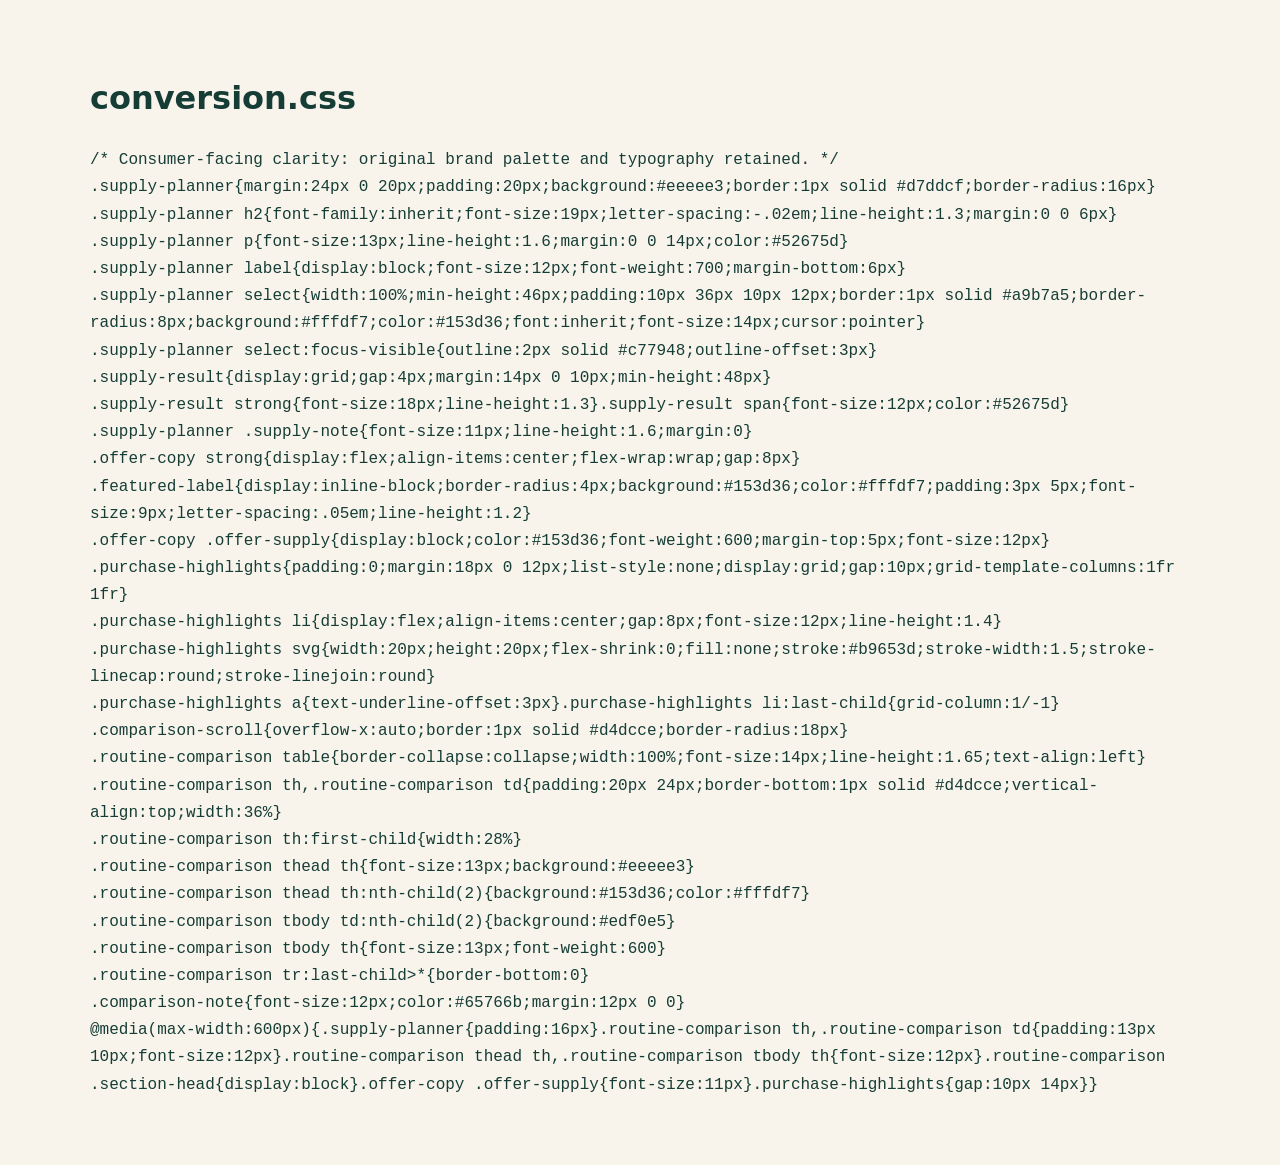
<file: source-conversion.css.html>
<!doctype html><html lang="en"><meta charset="utf-8"><meta name="viewport" content="width=device-width"><style>body{max-width:1100px;margin:30px auto;padding:20px;font:16px/1.7 system-ui;color:#153d36;background:#f8f4ec}pre{white-space:pre-wrap;overflow-wrap:anywhere}a{color:#98522d}</style><h1>conversion.css</h1><pre>/* Consumer-facing clarity: original brand palette and typography retained. */
.supply-planner{margin:24px 0 20px;padding:20px;background:#eeeee3;border:1px solid #d7ddcf;border-radius:16px}
.supply-planner h2{font-family:inherit;font-size:19px;letter-spacing:-.02em;line-height:1.3;margin:0 0 6px}
.supply-planner p{font-size:13px;line-height:1.6;margin:0 0 14px;color:#52675d}
.supply-planner label{display:block;font-size:12px;font-weight:700;margin-bottom:6px}
.supply-planner select{width:100%;min-height:46px;padding:10px 36px 10px 12px;border:1px solid #a9b7a5;border-radius:8px;background:#fffdf7;color:#153d36;font:inherit;font-size:14px;cursor:pointer}
.supply-planner select:focus-visible{outline:2px solid #c77948;outline-offset:3px}
.supply-result{display:grid;gap:4px;margin:14px 0 10px;min-height:48px}
.supply-result strong{font-size:18px;line-height:1.3}.supply-result span{font-size:12px;color:#52675d}
.supply-planner .supply-note{font-size:11px;line-height:1.6;margin:0}
.offer-copy strong{display:flex;align-items:center;flex-wrap:wrap;gap:8px}
.featured-label{display:inline-block;border-radius:4px;background:#153d36;color:#fffdf7;padding:3px 5px;font-size:9px;letter-spacing:.05em;line-height:1.2}
.offer-copy .offer-supply{display:block;color:#153d36;font-weight:600;margin-top:5px;font-size:12px}
.purchase-highlights{padding:0;margin:18px 0 12px;list-style:none;display:grid;gap:10px;grid-template-columns:1fr 1fr}
.purchase-highlights li{display:flex;align-items:center;gap:8px;font-size:12px;line-height:1.4}
.purchase-highlights svg{width:20px;height:20px;flex-shrink:0;fill:none;stroke:#b9653d;stroke-width:1.5;stroke-linecap:round;stroke-linejoin:round}
.purchase-highlights a{text-underline-offset:3px}.purchase-highlights li:last-child{grid-column:1/-1}
.comparison-scroll{overflow-x:auto;border:1px solid #d4dcce;border-radius:18px}
.routine-comparison table{border-collapse:collapse;width:100%;font-size:14px;line-height:1.65;text-align:left}
.routine-comparison th,.routine-comparison td{padding:20px 24px;border-bottom:1px solid #d4dcce;vertical-align:top;width:36%}
.routine-comparison th:first-child{width:28%}
.routine-comparison thead th{font-size:13px;background:#eeeee3}
.routine-comparison thead th:nth-child(2){background:#153d36;color:#fffdf7}
.routine-comparison tbody td:nth-child(2){background:#edf0e5}
.routine-comparison tbody th{font-size:13px;font-weight:600}
.routine-comparison tr:last-child&gt;*{border-bottom:0}
.comparison-note{font-size:12px;color:#65766b;margin:12px 0 0}
@media(max-width:600px){.supply-planner{padding:16px}.routine-comparison th,.routine-comparison td{padding:13px 10px;font-size:12px}.routine-comparison thead th,.routine-comparison tbody th{font-size:12px}.routine-comparison .section-head{display:block}.offer-copy .offer-supply{font-size:11px}.purchase-highlights{gap:10px 14px}}
</pre></html>
</file>
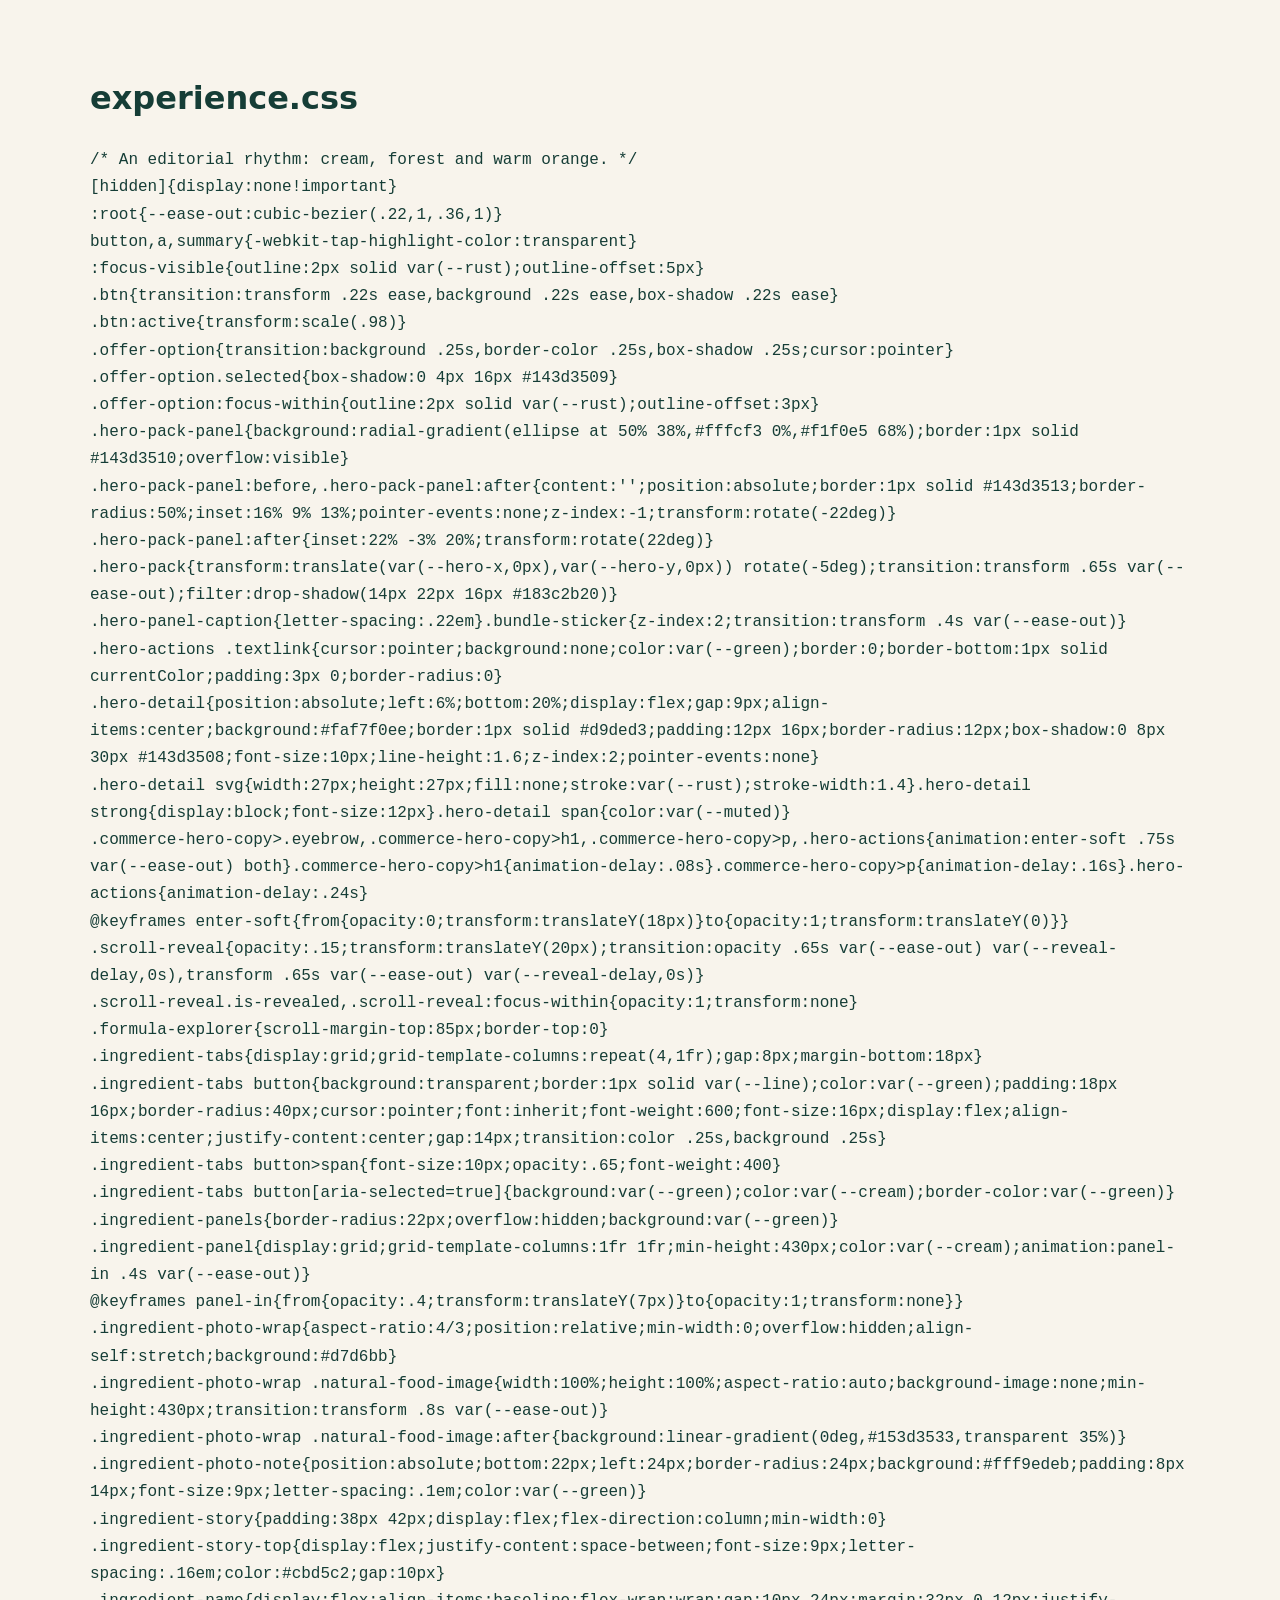
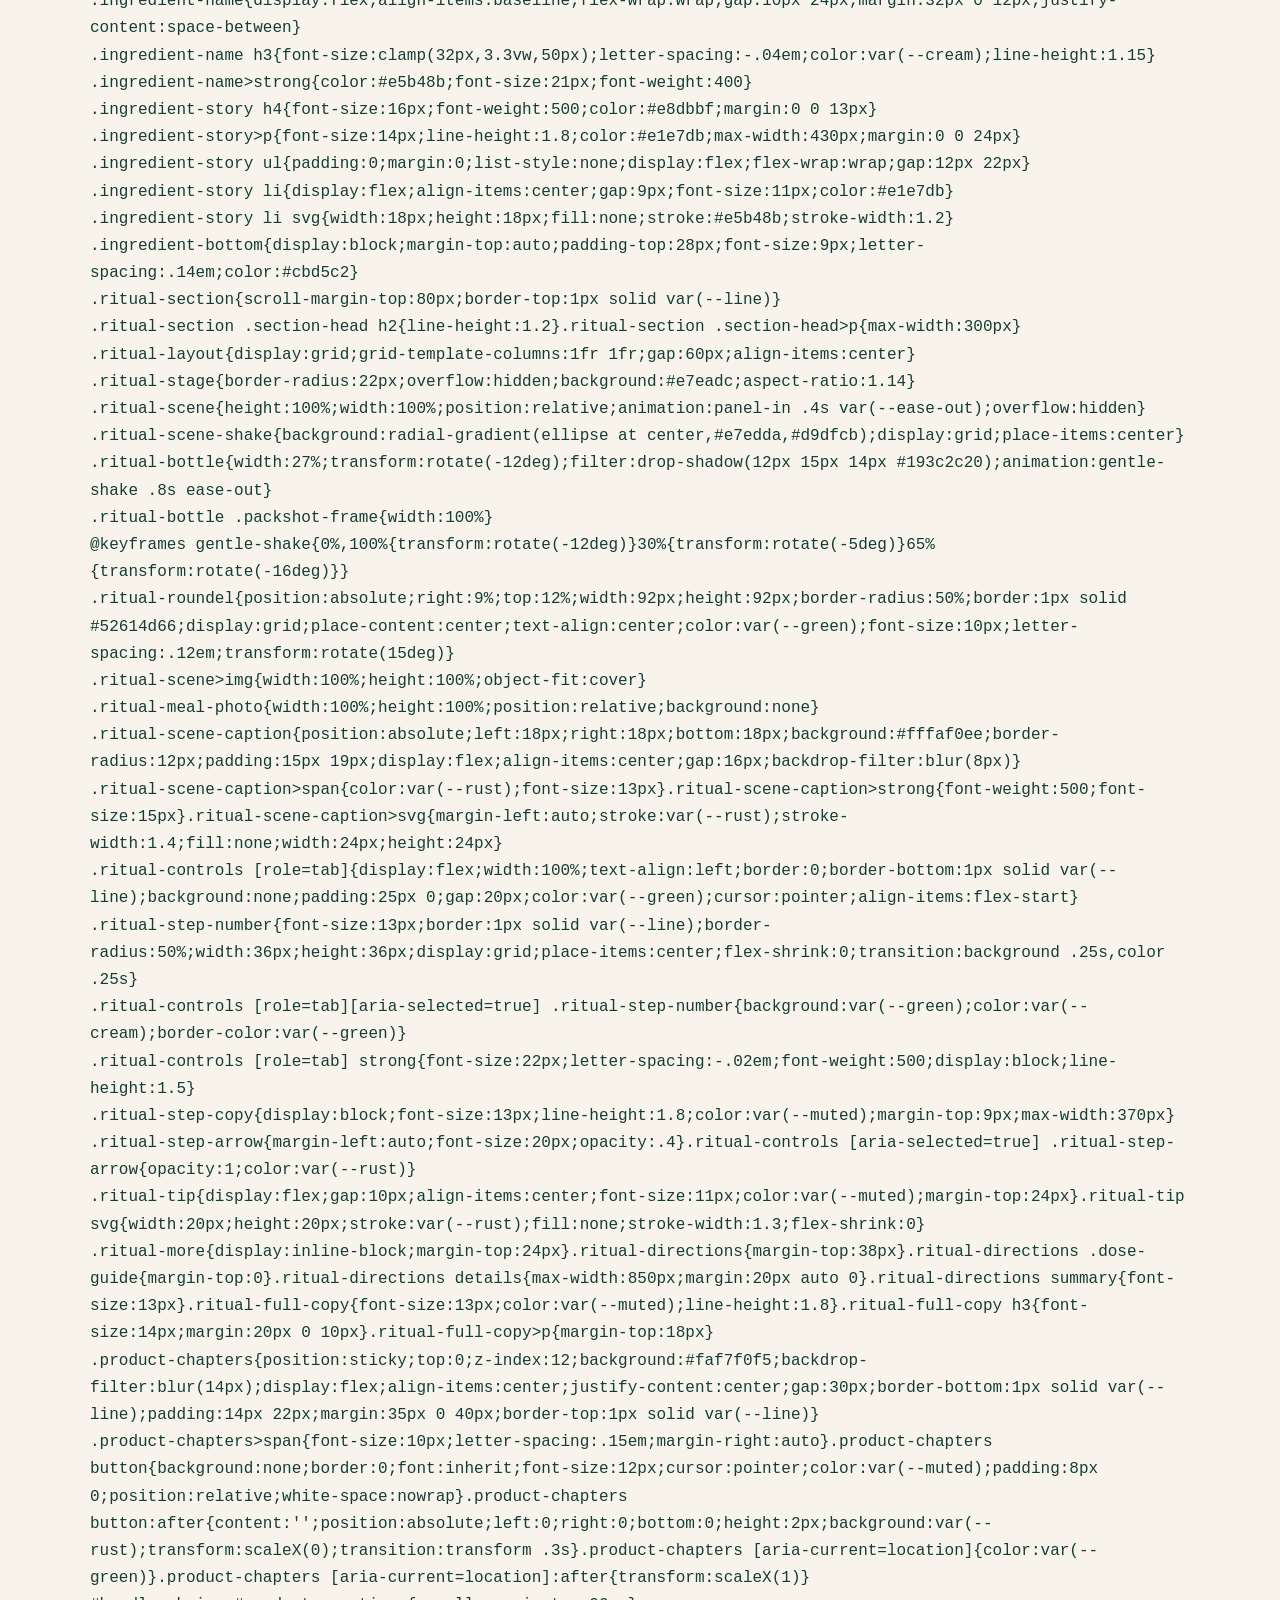
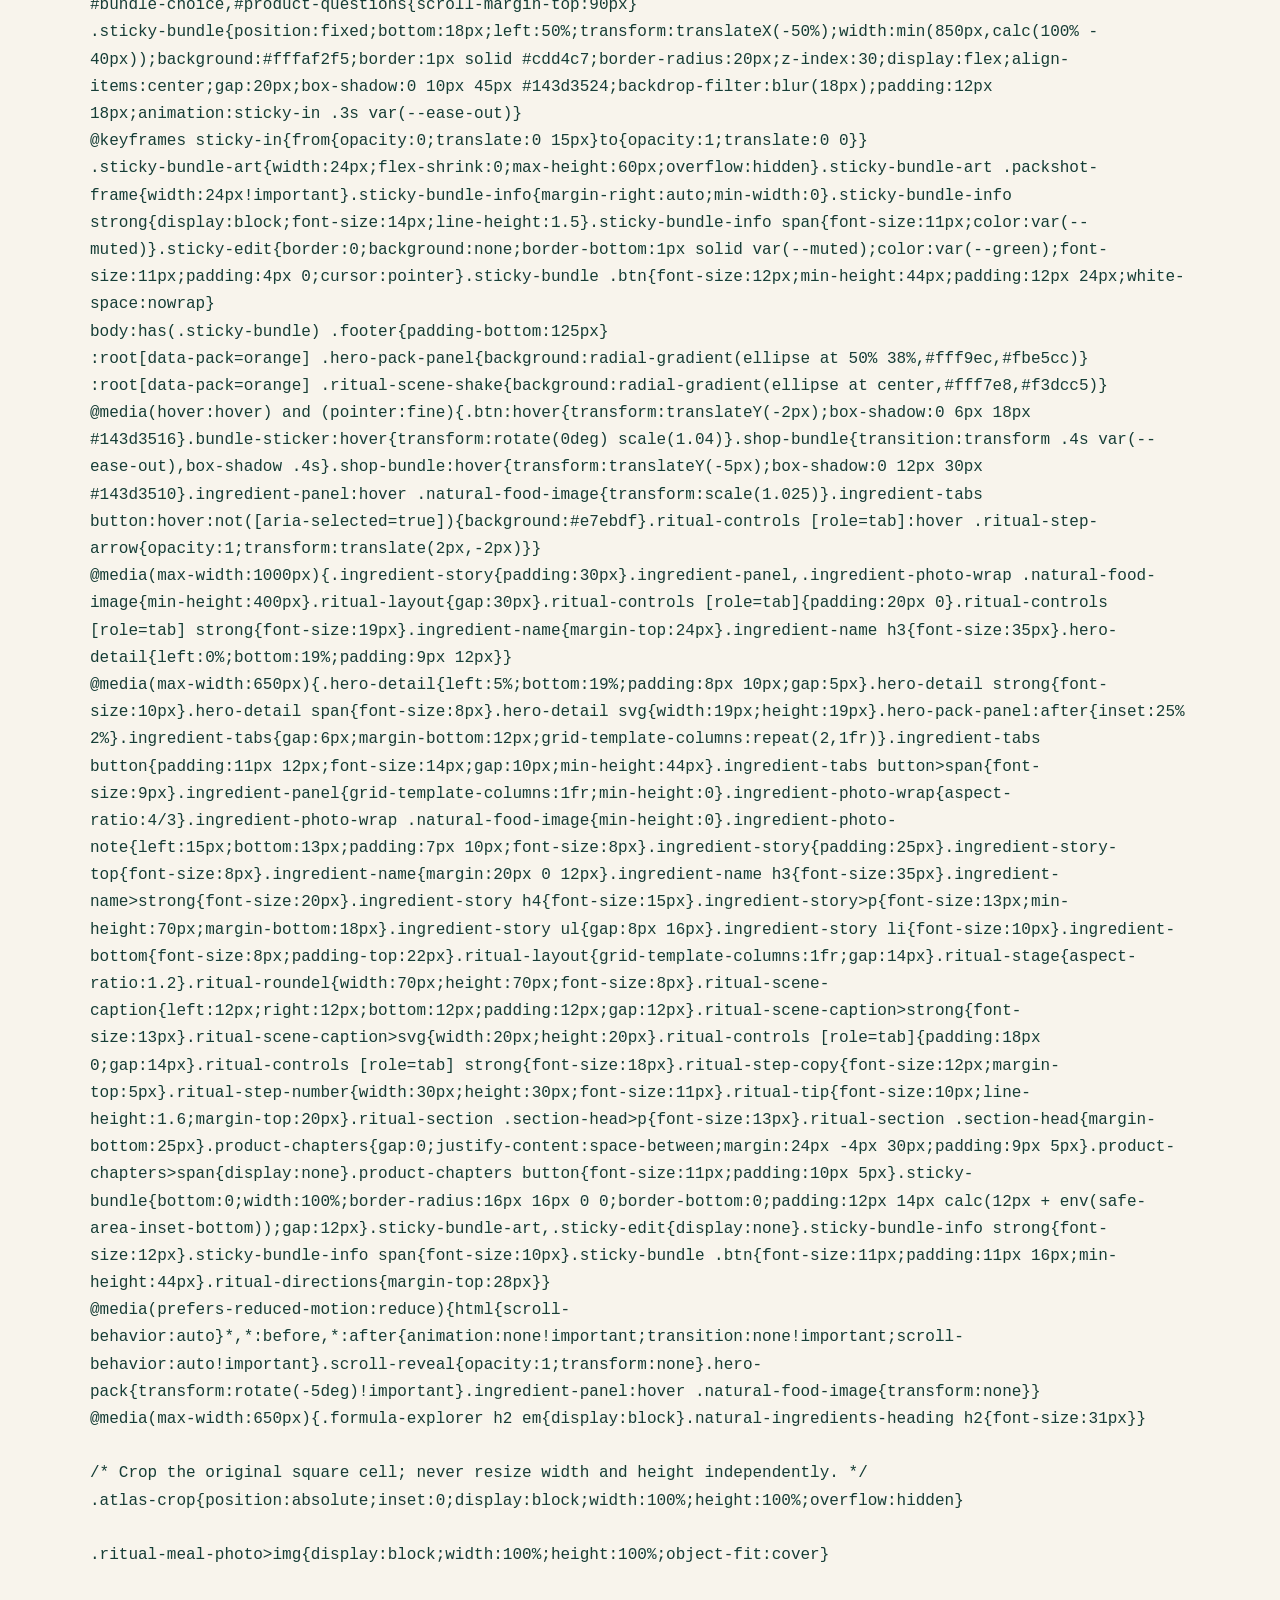
<file: source-experience.css.html>
<!doctype html><html lang="en"><meta charset="utf-8"><meta name="viewport" content="width=device-width"><style>body{max-width:1100px;margin:30px auto;padding:20px;font:16px/1.7 system-ui;color:#153d36;background:#f8f4ec}pre{white-space:pre-wrap;overflow-wrap:anywhere}a{color:#98522d}</style><h1>experience.css</h1><pre>/* An editorial rhythm: cream, forest and warm orange. */
[hidden]{display:none!important}
:root{--ease-out:cubic-bezier(.22,1,.36,1)}
button,a,summary{-webkit-tap-highlight-color:transparent}
:focus-visible{outline:2px solid var(--rust);outline-offset:5px}
.btn{transition:transform .22s ease,background .22s ease,box-shadow .22s ease}
.btn:active{transform:scale(.98)}
.offer-option{transition:background .25s,border-color .25s,box-shadow .25s;cursor:pointer}
.offer-option.selected{box-shadow:0 4px 16px #143d3509}
.offer-option:focus-within{outline:2px solid var(--rust);outline-offset:3px}
.hero-pack-panel{background:radial-gradient(ellipse at 50% 38%,#fffcf3 0%,#f1f0e5 68%);border:1px solid #143d3510;overflow:visible}
.hero-pack-panel:before,.hero-pack-panel:after{content:&#x27;&#x27;;position:absolute;border:1px solid #143d3513;border-radius:50%;inset:16% 9% 13%;pointer-events:none;z-index:-1;transform:rotate(-22deg)}
.hero-pack-panel:after{inset:22% -3% 20%;transform:rotate(22deg)}
.hero-pack{transform:translate(var(--hero-x,0px),var(--hero-y,0px)) rotate(-5deg);transition:transform .65s var(--ease-out);filter:drop-shadow(14px 22px 16px #183c2b20)}
.hero-panel-caption{letter-spacing:.22em}.bundle-sticker{z-index:2;transition:transform .4s var(--ease-out)}
.hero-actions .textlink{cursor:pointer;background:none;color:var(--green);border:0;border-bottom:1px solid currentColor;padding:3px 0;border-radius:0}
.hero-detail{position:absolute;left:6%;bottom:20%;display:flex;gap:9px;align-items:center;background:#faf7f0ee;border:1px solid #d9ded3;padding:12px 16px;border-radius:12px;box-shadow:0 8px 30px #143d3508;font-size:10px;line-height:1.6;z-index:2;pointer-events:none}
.hero-detail svg{width:27px;height:27px;fill:none;stroke:var(--rust);stroke-width:1.4}.hero-detail strong{display:block;font-size:12px}.hero-detail span{color:var(--muted)}
.commerce-hero-copy&gt;.eyebrow,.commerce-hero-copy&gt;h1,.commerce-hero-copy&gt;p,.hero-actions{animation:enter-soft .75s var(--ease-out) both}.commerce-hero-copy&gt;h1{animation-delay:.08s}.commerce-hero-copy&gt;p{animation-delay:.16s}.hero-actions{animation-delay:.24s}
@keyframes enter-soft{from{opacity:0;transform:translateY(18px)}to{opacity:1;transform:translateY(0)}}
.scroll-reveal{opacity:.15;transform:translateY(20px);transition:opacity .65s var(--ease-out) var(--reveal-delay,0s),transform .65s var(--ease-out) var(--reveal-delay,0s)}
.scroll-reveal.is-revealed,.scroll-reveal:focus-within{opacity:1;transform:none}
.formula-explorer{scroll-margin-top:85px;border-top:0}
.ingredient-tabs{display:grid;grid-template-columns:repeat(4,1fr);gap:8px;margin-bottom:18px}
.ingredient-tabs button{background:transparent;border:1px solid var(--line);color:var(--green);padding:18px 16px;border-radius:40px;cursor:pointer;font:inherit;font-weight:600;font-size:16px;display:flex;align-items:center;justify-content:center;gap:14px;transition:color .25s,background .25s}
.ingredient-tabs button&gt;span{font-size:10px;opacity:.65;font-weight:400}
.ingredient-tabs button[aria-selected=true]{background:var(--green);color:var(--cream);border-color:var(--green)}
.ingredient-panels{border-radius:22px;overflow:hidden;background:var(--green)}
.ingredient-panel{display:grid;grid-template-columns:1fr 1fr;min-height:430px;color:var(--cream);animation:panel-in .4s var(--ease-out)}
@keyframes panel-in{from{opacity:.4;transform:translateY(7px)}to{opacity:1;transform:none}}
.ingredient-photo-wrap{aspect-ratio:4/3;position:relative;min-width:0;overflow:hidden;align-self:stretch;background:#d7d6bb}
.ingredient-photo-wrap .natural-food-image{width:100%;height:100%;aspect-ratio:auto;background-image:none;min-height:430px;transition:transform .8s var(--ease-out)}
.ingredient-photo-wrap .natural-food-image:after{background:linear-gradient(0deg,#153d3533,transparent 35%)}
.ingredient-photo-note{position:absolute;bottom:22px;left:24px;border-radius:24px;background:#fff9edeb;padding:8px 14px;font-size:9px;letter-spacing:.1em;color:var(--green)}
.ingredient-story{padding:38px 42px;display:flex;flex-direction:column;min-width:0}
.ingredient-story-top{display:flex;justify-content:space-between;font-size:9px;letter-spacing:.16em;color:#cbd5c2;gap:10px}
.ingredient-name{display:flex;align-items:baseline;flex-wrap:wrap;gap:10px 24px;margin:32px 0 12px;justify-content:space-between}
.ingredient-name h3{font-size:clamp(32px,3.3vw,50px);letter-spacing:-.04em;color:var(--cream);line-height:1.15}
.ingredient-name&gt;strong{color:#e5b48b;font-size:21px;font-weight:400}
.ingredient-story h4{font-size:16px;font-weight:500;color:#e8dbbf;margin:0 0 13px}
.ingredient-story&gt;p{font-size:14px;line-height:1.8;color:#e1e7db;max-width:430px;margin:0 0 24px}
.ingredient-story ul{padding:0;margin:0;list-style:none;display:flex;flex-wrap:wrap;gap:12px 22px}
.ingredient-story li{display:flex;align-items:center;gap:9px;font-size:11px;color:#e1e7db}
.ingredient-story li svg{width:18px;height:18px;fill:none;stroke:#e5b48b;stroke-width:1.2}
.ingredient-bottom{display:block;margin-top:auto;padding-top:28px;font-size:9px;letter-spacing:.14em;color:#cbd5c2}
.ritual-section{scroll-margin-top:80px;border-top:1px solid var(--line)}
.ritual-section .section-head h2{line-height:1.2}.ritual-section .section-head&gt;p{max-width:300px}
.ritual-layout{display:grid;grid-template-columns:1fr 1fr;gap:60px;align-items:center}
.ritual-stage{border-radius:22px;overflow:hidden;background:#e7eadc;aspect-ratio:1.14}
.ritual-scene{height:100%;width:100%;position:relative;animation:panel-in .4s var(--ease-out);overflow:hidden}
.ritual-scene-shake{background:radial-gradient(ellipse at center,#e7edda,#d9dfcb);display:grid;place-items:center}
.ritual-bottle{width:27%;transform:rotate(-12deg);filter:drop-shadow(12px 15px 14px #193c2c20);animation:gentle-shake .8s ease-out}
.ritual-bottle .packshot-frame{width:100%}
@keyframes gentle-shake{0%,100%{transform:rotate(-12deg)}30%{transform:rotate(-5deg)}65%{transform:rotate(-16deg)}}
.ritual-roundel{position:absolute;right:9%;top:12%;width:92px;height:92px;border-radius:50%;border:1px solid #52614d66;display:grid;place-content:center;text-align:center;color:var(--green);font-size:10px;letter-spacing:.12em;transform:rotate(15deg)}
.ritual-scene&gt;img{width:100%;height:100%;object-fit:cover}
.ritual-meal-photo{width:100%;height:100%;position:relative;background:none}
.ritual-scene-caption{position:absolute;left:18px;right:18px;bottom:18px;background:#fffaf0ee;border-radius:12px;padding:15px 19px;display:flex;align-items:center;gap:16px;backdrop-filter:blur(8px)}
.ritual-scene-caption&gt;span{color:var(--rust);font-size:13px}.ritual-scene-caption&gt;strong{font-weight:500;font-size:15px}.ritual-scene-caption&gt;svg{margin-left:auto;stroke:var(--rust);stroke-width:1.4;fill:none;width:24px;height:24px}
.ritual-controls [role=tab]{display:flex;width:100%;text-align:left;border:0;border-bottom:1px solid var(--line);background:none;padding:25px 0;gap:20px;color:var(--green);cursor:pointer;align-items:flex-start}
.ritual-step-number{font-size:13px;border:1px solid var(--line);border-radius:50%;width:36px;height:36px;display:grid;place-items:center;flex-shrink:0;transition:background .25s,color .25s}
.ritual-controls [role=tab][aria-selected=true] .ritual-step-number{background:var(--green);color:var(--cream);border-color:var(--green)}
.ritual-controls [role=tab] strong{font-size:22px;letter-spacing:-.02em;font-weight:500;display:block;line-height:1.5}
.ritual-step-copy{display:block;font-size:13px;line-height:1.8;color:var(--muted);margin-top:9px;max-width:370px}
.ritual-step-arrow{margin-left:auto;font-size:20px;opacity:.4}.ritual-controls [aria-selected=true] .ritual-step-arrow{opacity:1;color:var(--rust)}
.ritual-tip{display:flex;gap:10px;align-items:center;font-size:11px;color:var(--muted);margin-top:24px}.ritual-tip svg{width:20px;height:20px;stroke:var(--rust);fill:none;stroke-width:1.3;flex-shrink:0}
.ritual-more{display:inline-block;margin-top:24px}.ritual-directions{margin-top:38px}.ritual-directions .dose-guide{margin-top:0}.ritual-directions details{max-width:850px;margin:20px auto 0}.ritual-directions summary{font-size:13px}.ritual-full-copy{font-size:13px;color:var(--muted);line-height:1.8}.ritual-full-copy h3{font-size:14px;margin:20px 0 10px}.ritual-full-copy&gt;p{margin-top:18px}
.product-chapters{position:sticky;top:0;z-index:12;background:#faf7f0f5;backdrop-filter:blur(14px);display:flex;align-items:center;justify-content:center;gap:30px;border-bottom:1px solid var(--line);padding:14px 22px;margin:35px 0 40px;border-top:1px solid var(--line)}
.product-chapters&gt;span{font-size:10px;letter-spacing:.15em;margin-right:auto}.product-chapters button{background:none;border:0;font:inherit;font-size:12px;cursor:pointer;color:var(--muted);padding:8px 0;position:relative;white-space:nowrap}.product-chapters button:after{content:&#x27;&#x27;;position:absolute;left:0;right:0;bottom:0;height:2px;background:var(--rust);transform:scaleX(0);transition:transform .3s}.product-chapters [aria-current=location]{color:var(--green)}.product-chapters [aria-current=location]:after{transform:scaleX(1)}
#bundle-choice,#product-questions{scroll-margin-top:90px}
.sticky-bundle{position:fixed;bottom:18px;left:50%;transform:translateX(-50%);width:min(850px,calc(100% - 40px));background:#fffaf2f5;border:1px solid #cdd4c7;border-radius:20px;z-index:30;display:flex;align-items:center;gap:20px;box-shadow:0 10px 45px #143d3524;backdrop-filter:blur(18px);padding:12px 18px;animation:sticky-in .3s var(--ease-out)}
@keyframes sticky-in{from{opacity:0;translate:0 15px}to{opacity:1;translate:0 0}}
.sticky-bundle-art{width:24px;flex-shrink:0;max-height:60px;overflow:hidden}.sticky-bundle-art .packshot-frame{width:24px!important}.sticky-bundle-info{margin-right:auto;min-width:0}.sticky-bundle-info strong{display:block;font-size:14px;line-height:1.5}.sticky-bundle-info span{font-size:11px;color:var(--muted)}.sticky-edit{border:0;background:none;border-bottom:1px solid var(--muted);color:var(--green);font-size:11px;padding:4px 0;cursor:pointer}.sticky-bundle .btn{font-size:12px;min-height:44px;padding:12px 24px;white-space:nowrap}
body:has(.sticky-bundle) .footer{padding-bottom:125px}
:root[data-pack=orange] .hero-pack-panel{background:radial-gradient(ellipse at 50% 38%,#fff9ec,#fbe5cc)}
:root[data-pack=orange] .ritual-scene-shake{background:radial-gradient(ellipse at center,#fff7e8,#f3dcc5)}
@media(hover:hover) and (pointer:fine){.btn:hover{transform:translateY(-2px);box-shadow:0 6px 18px #143d3516}.bundle-sticker:hover{transform:rotate(0deg) scale(1.04)}.shop-bundle{transition:transform .4s var(--ease-out),box-shadow .4s}.shop-bundle:hover{transform:translateY(-5px);box-shadow:0 12px 30px #143d3510}.ingredient-panel:hover .natural-food-image{transform:scale(1.025)}.ingredient-tabs button:hover:not([aria-selected=true]){background:#e7ebdf}.ritual-controls [role=tab]:hover .ritual-step-arrow{opacity:1;transform:translate(2px,-2px)}}
@media(max-width:1000px){.ingredient-story{padding:30px}.ingredient-panel,.ingredient-photo-wrap .natural-food-image{min-height:400px}.ritual-layout{gap:30px}.ritual-controls [role=tab]{padding:20px 0}.ritual-controls [role=tab] strong{font-size:19px}.ingredient-name{margin-top:24px}.ingredient-name h3{font-size:35px}.hero-detail{left:0%;bottom:19%;padding:9px 12px}}
@media(max-width:650px){.hero-detail{left:5%;bottom:19%;padding:8px 10px;gap:5px}.hero-detail strong{font-size:10px}.hero-detail span{font-size:8px}.hero-detail svg{width:19px;height:19px}.hero-pack-panel:after{inset:25% 2%}.ingredient-tabs{gap:6px;margin-bottom:12px;grid-template-columns:repeat(2,1fr)}.ingredient-tabs button{padding:11px 12px;font-size:14px;gap:10px;min-height:44px}.ingredient-tabs button&gt;span{font-size:9px}.ingredient-panel{grid-template-columns:1fr;min-height:0}.ingredient-photo-wrap{aspect-ratio:4/3}.ingredient-photo-wrap .natural-food-image{min-height:0}.ingredient-photo-note{left:15px;bottom:13px;padding:7px 10px;font-size:8px}.ingredient-story{padding:25px}.ingredient-story-top{font-size:8px}.ingredient-name{margin:20px 0 12px}.ingredient-name h3{font-size:35px}.ingredient-name&gt;strong{font-size:20px}.ingredient-story h4{font-size:15px}.ingredient-story&gt;p{font-size:13px;min-height:70px;margin-bottom:18px}.ingredient-story ul{gap:8px 16px}.ingredient-story li{font-size:10px}.ingredient-bottom{font-size:8px;padding-top:22px}.ritual-layout{grid-template-columns:1fr;gap:14px}.ritual-stage{aspect-ratio:1.2}.ritual-roundel{width:70px;height:70px;font-size:8px}.ritual-scene-caption{left:12px;right:12px;bottom:12px;padding:12px;gap:12px}.ritual-scene-caption&gt;strong{font-size:13px}.ritual-scene-caption&gt;svg{width:20px;height:20px}.ritual-controls [role=tab]{padding:18px 0;gap:14px}.ritual-controls [role=tab] strong{font-size:18px}.ritual-step-copy{font-size:12px;margin-top:5px}.ritual-step-number{width:30px;height:30px;font-size:11px}.ritual-tip{font-size:10px;line-height:1.6;margin-top:20px}.ritual-section .section-head&gt;p{font-size:13px}.ritual-section .section-head{margin-bottom:25px}.product-chapters{gap:0;justify-content:space-between;margin:24px -4px 30px;padding:9px 5px}.product-chapters&gt;span{display:none}.product-chapters button{font-size:11px;padding:10px 5px}.sticky-bundle{bottom:0;width:100%;border-radius:16px 16px 0 0;border-bottom:0;padding:12px 14px calc(12px + env(safe-area-inset-bottom));gap:12px}.sticky-bundle-art,.sticky-edit{display:none}.sticky-bundle-info strong{font-size:12px}.sticky-bundle-info span{font-size:10px}.sticky-bundle .btn{font-size:11px;padding:11px 16px;min-height:44px}.ritual-directions{margin-top:28px}}
@media(prefers-reduced-motion:reduce){html{scroll-behavior:auto}*,*:before,*:after{animation:none!important;transition:none!important;scroll-behavior:auto!important}.scroll-reveal{opacity:1;transform:none}.hero-pack{transform:rotate(-5deg)!important}.ingredient-panel:hover .natural-food-image{transform:none}}
@media(max-width:650px){.formula-explorer h2 em{display:block}.natural-ingredients-heading h2{font-size:31px}}

/* Crop the original square cell; never resize width and height independently. */
.atlas-crop{position:absolute;inset:0;display:block;width:100%;height:100%;overflow:hidden}

.ritual-meal-photo&gt;img{display:block;width:100%;height:100%;object-fit:cover}
</pre></html>
</file>
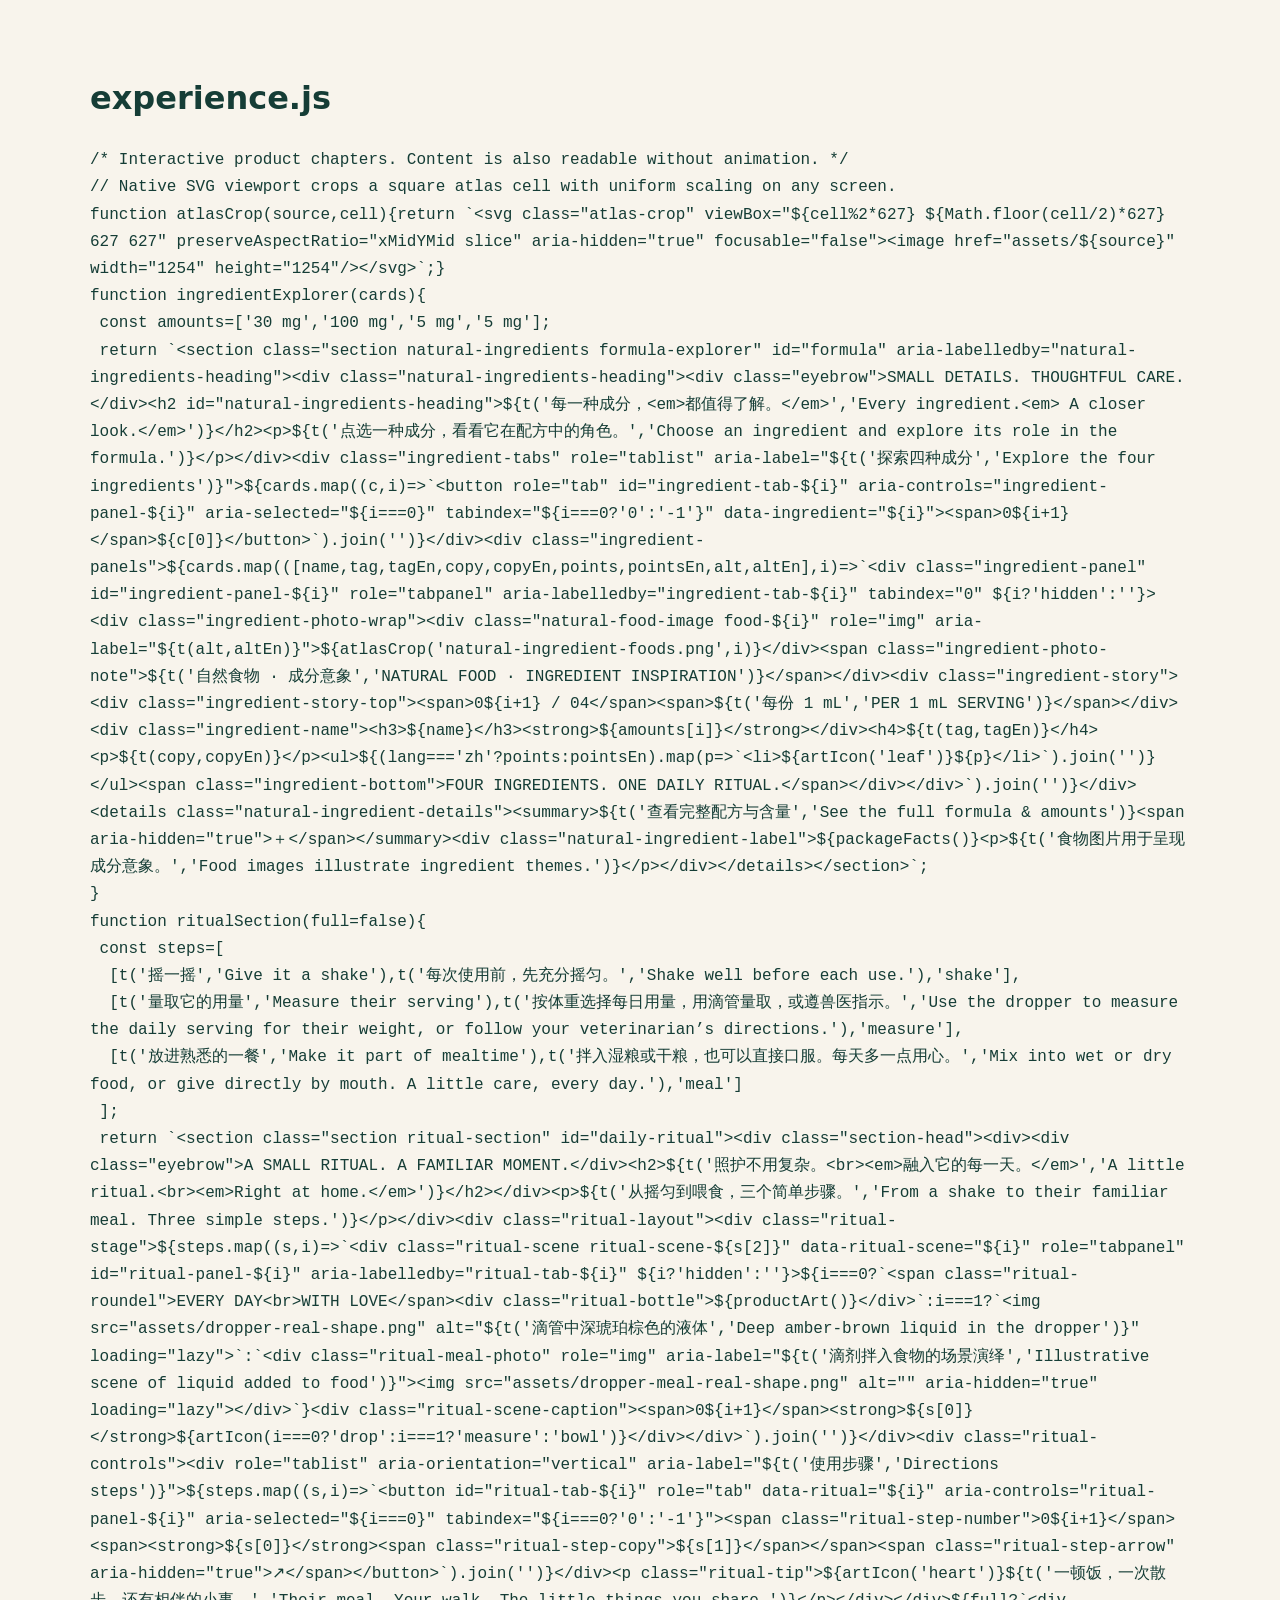
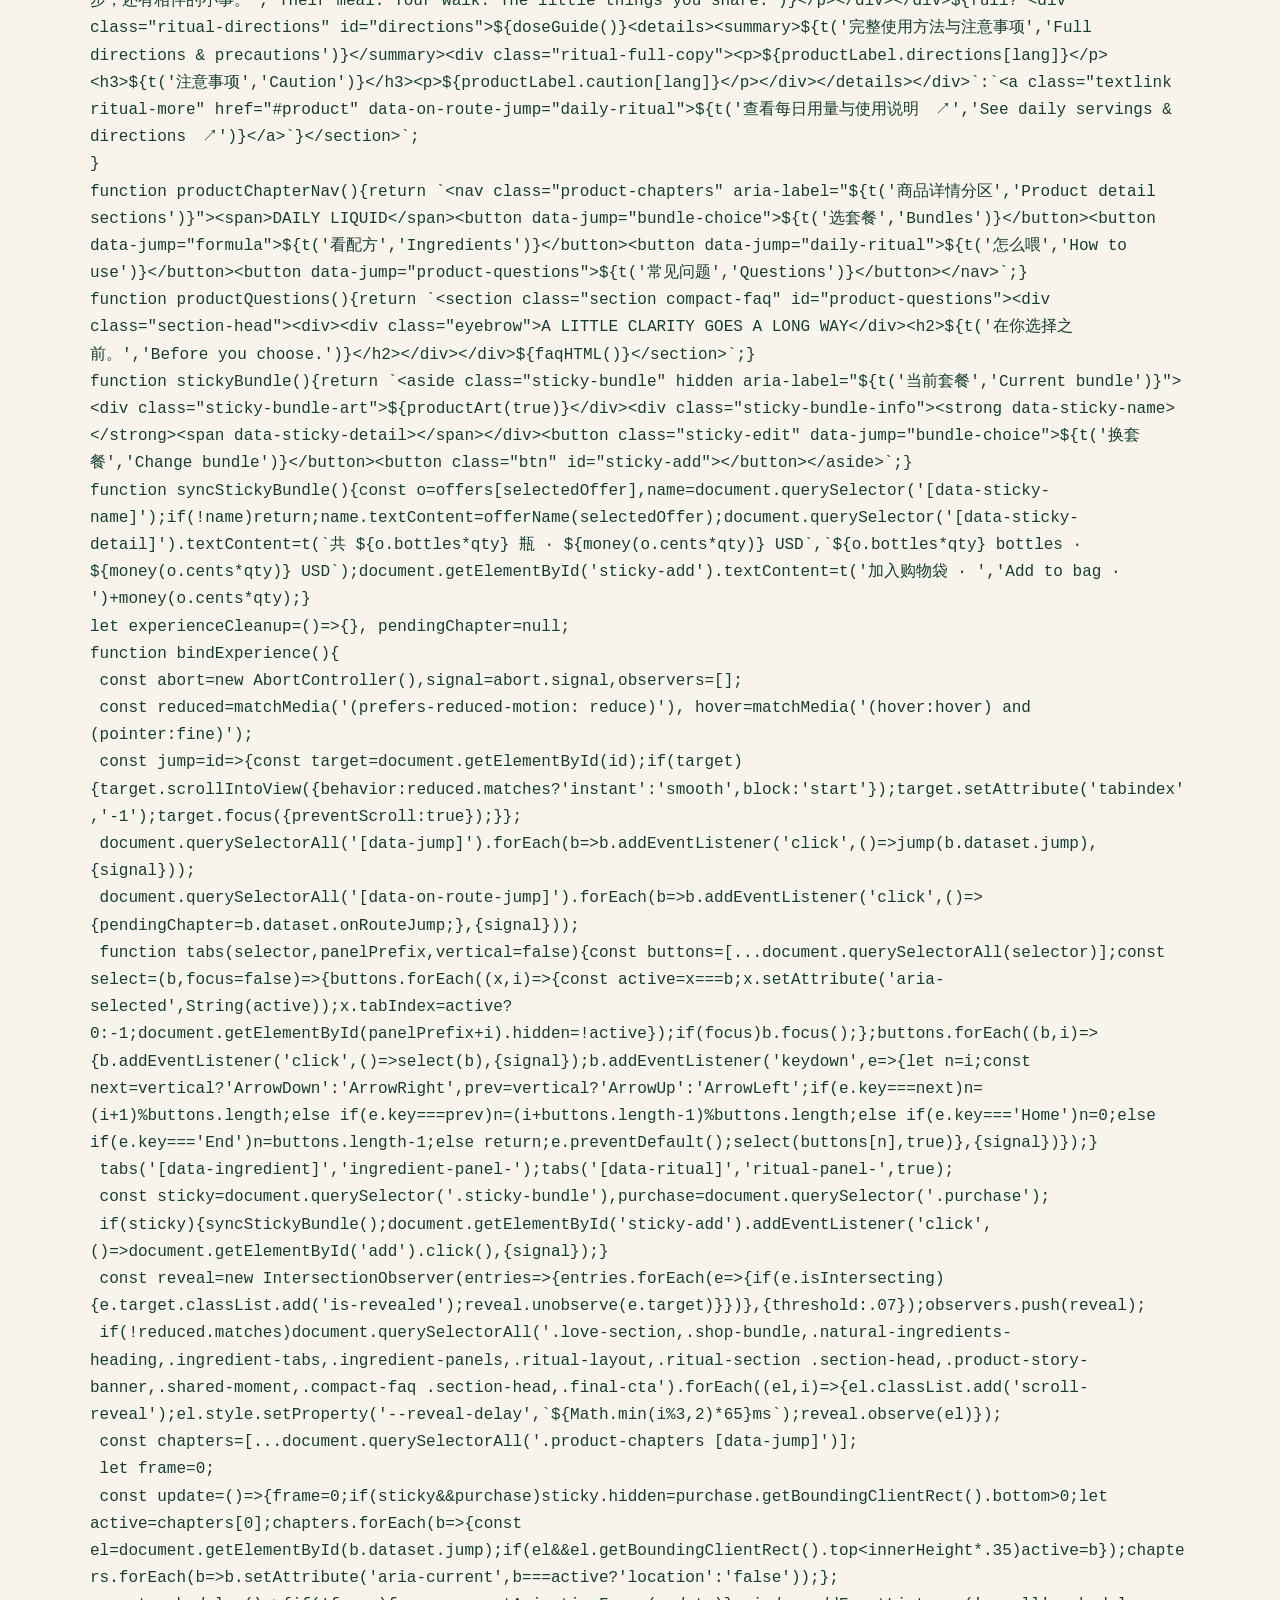
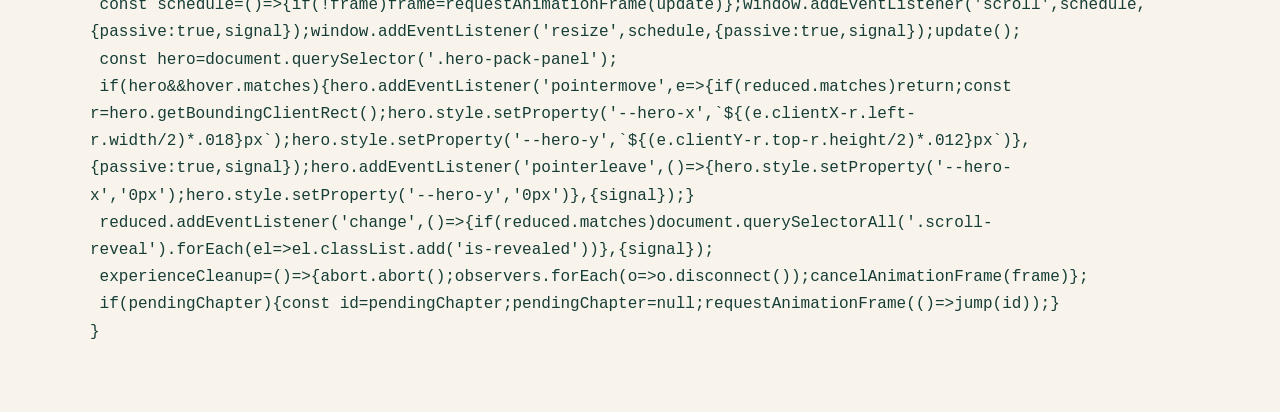
<file: source-experience.js.html>
<!doctype html><html lang="en"><meta charset="utf-8"><meta name="viewport" content="width=device-width"><style>body{max-width:1100px;margin:30px auto;padding:20px;font:16px/1.7 system-ui;color:#153d36;background:#f8f4ec}pre{white-space:pre-wrap;overflow-wrap:anywhere}a{color:#98522d}</style><h1>experience.js</h1><pre>/* Interactive product chapters. Content is also readable without animation. */
// Native SVG viewport crops a square atlas cell with uniform scaling on any screen.
function atlasCrop(source,cell){return `&lt;svg class=&quot;atlas-crop&quot; viewBox=&quot;${cell%2*627} ${Math.floor(cell/2)*627} 627 627&quot; preserveAspectRatio=&quot;xMidYMid slice&quot; aria-hidden=&quot;true&quot; focusable=&quot;false&quot;&gt;&lt;image href=&quot;assets/${source}&quot; width=&quot;1254&quot; height=&quot;1254&quot;/&gt;&lt;/svg&gt;`;}
function ingredientExplorer(cards){
 const amounts=[&#x27;30 mg&#x27;,&#x27;100 mg&#x27;,&#x27;5 mg&#x27;,&#x27;5 mg&#x27;];
 return `&lt;section class=&quot;section natural-ingredients formula-explorer&quot; id=&quot;formula&quot; aria-labelledby=&quot;natural-ingredients-heading&quot;&gt;&lt;div class=&quot;natural-ingredients-heading&quot;&gt;&lt;div class=&quot;eyebrow&quot;&gt;SMALL DETAILS. THOUGHTFUL CARE.&lt;/div&gt;&lt;h2 id=&quot;natural-ingredients-heading&quot;&gt;${t(&#x27;每一种成分，&lt;em&gt;都值得了解。&lt;/em&gt;&#x27;,&#x27;Every ingredient.&lt;em&gt; A closer look.&lt;/em&gt;&#x27;)}&lt;/h2&gt;&lt;p&gt;${t(&#x27;点选一种成分，看看它在配方中的角色。&#x27;,&#x27;Choose an ingredient and explore its role in the formula.&#x27;)}&lt;/p&gt;&lt;/div&gt;&lt;div class=&quot;ingredient-tabs&quot; role=&quot;tablist&quot; aria-label=&quot;${t(&#x27;探索四种成分&#x27;,&#x27;Explore the four ingredients&#x27;)}&quot;&gt;${cards.map((c,i)=&gt;`&lt;button role=&quot;tab&quot; id=&quot;ingredient-tab-${i}&quot; aria-controls=&quot;ingredient-panel-${i}&quot; aria-selected=&quot;${i===0}&quot; tabindex=&quot;${i===0?&#x27;0&#x27;:&#x27;-1&#x27;}&quot; data-ingredient=&quot;${i}&quot;&gt;&lt;span&gt;0${i+1}&lt;/span&gt;${c[0]}&lt;/button&gt;`).join(&#x27;&#x27;)}&lt;/div&gt;&lt;div class=&quot;ingredient-panels&quot;&gt;${cards.map(([name,tag,tagEn,copy,copyEn,points,pointsEn,alt,altEn],i)=&gt;`&lt;div class=&quot;ingredient-panel&quot; id=&quot;ingredient-panel-${i}&quot; role=&quot;tabpanel&quot; aria-labelledby=&quot;ingredient-tab-${i}&quot; tabindex=&quot;0&quot; ${i?&#x27;hidden&#x27;:&#x27;&#x27;}&gt;&lt;div class=&quot;ingredient-photo-wrap&quot;&gt;&lt;div class=&quot;natural-food-image food-${i}&quot; role=&quot;img&quot; aria-label=&quot;${t(alt,altEn)}&quot;&gt;${atlasCrop(&#x27;natural-ingredient-foods.png&#x27;,i)}&lt;/div&gt;&lt;span class=&quot;ingredient-photo-note&quot;&gt;${t(&#x27;自然食物 · 成分意象&#x27;,&#x27;NATURAL FOOD · INGREDIENT INSPIRATION&#x27;)}&lt;/span&gt;&lt;/div&gt;&lt;div class=&quot;ingredient-story&quot;&gt;&lt;div class=&quot;ingredient-story-top&quot;&gt;&lt;span&gt;0${i+1} / 04&lt;/span&gt;&lt;span&gt;${t(&#x27;每份 1 mL&#x27;,&#x27;PER 1 mL SERVING&#x27;)}&lt;/span&gt;&lt;/div&gt;&lt;div class=&quot;ingredient-name&quot;&gt;&lt;h3&gt;${name}&lt;/h3&gt;&lt;strong&gt;${amounts[i]}&lt;/strong&gt;&lt;/div&gt;&lt;h4&gt;${t(tag,tagEn)}&lt;/h4&gt;&lt;p&gt;${t(copy,copyEn)}&lt;/p&gt;&lt;ul&gt;${(lang===&#x27;zh&#x27;?points:pointsEn).map(p=&gt;`&lt;li&gt;${artIcon(&#x27;leaf&#x27;)}${p}&lt;/li&gt;`).join(&#x27;&#x27;)}&lt;/ul&gt;&lt;span class=&quot;ingredient-bottom&quot;&gt;FOUR INGREDIENTS. ONE DAILY RITUAL.&lt;/span&gt;&lt;/div&gt;&lt;/div&gt;`).join(&#x27;&#x27;)}&lt;/div&gt;&lt;details class=&quot;natural-ingredient-details&quot;&gt;&lt;summary&gt;${t(&#x27;查看完整配方与含量&#x27;,&#x27;See the full formula &amp; amounts&#x27;)}&lt;span aria-hidden=&quot;true&quot;&gt;＋&lt;/span&gt;&lt;/summary&gt;&lt;div class=&quot;natural-ingredient-label&quot;&gt;${packageFacts()}&lt;p&gt;${t(&#x27;食物图片用于呈现成分意象。&#x27;,&#x27;Food images illustrate ingredient themes.&#x27;)}&lt;/p&gt;&lt;/div&gt;&lt;/details&gt;&lt;/section&gt;`;
}
function ritualSection(full=false){
 const steps=[
  [t(&#x27;摇一摇&#x27;,&#x27;Give it a shake&#x27;),t(&#x27;每次使用前，先充分摇匀。&#x27;,&#x27;Shake well before each use.&#x27;),&#x27;shake&#x27;],
  [t(&#x27;量取它的用量&#x27;,&#x27;Measure their serving&#x27;),t(&#x27;按体重选择每日用量，用滴管量取，或遵兽医指示。&#x27;,&#x27;Use the dropper to measure the daily serving for their weight, or follow your veterinarian’s directions.&#x27;),&#x27;measure&#x27;],
  [t(&#x27;放进熟悉的一餐&#x27;,&#x27;Make it part of mealtime&#x27;),t(&#x27;拌入湿粮或干粮，也可以直接口服。每天多一点用心。&#x27;,&#x27;Mix into wet or dry food, or give directly by mouth. A little care, every day.&#x27;),&#x27;meal&#x27;]
 ];
 return `&lt;section class=&quot;section ritual-section&quot; id=&quot;daily-ritual&quot;&gt;&lt;div class=&quot;section-head&quot;&gt;&lt;div&gt;&lt;div class=&quot;eyebrow&quot;&gt;A SMALL RITUAL. A FAMILIAR MOMENT.&lt;/div&gt;&lt;h2&gt;${t(&#x27;照护不用复杂。&lt;br&gt;&lt;em&gt;融入它的每一天。&lt;/em&gt;&#x27;,&#x27;A little ritual.&lt;br&gt;&lt;em&gt;Right at home.&lt;/em&gt;&#x27;)}&lt;/h2&gt;&lt;/div&gt;&lt;p&gt;${t(&#x27;从摇匀到喂食，三个简单步骤。&#x27;,&#x27;From a shake to their familiar meal. Three simple steps.&#x27;)}&lt;/p&gt;&lt;/div&gt;&lt;div class=&quot;ritual-layout&quot;&gt;&lt;div class=&quot;ritual-stage&quot;&gt;${steps.map((s,i)=&gt;`&lt;div class=&quot;ritual-scene ritual-scene-${s[2]}&quot; data-ritual-scene=&quot;${i}&quot; role=&quot;tabpanel&quot; id=&quot;ritual-panel-${i}&quot; aria-labelledby=&quot;ritual-tab-${i}&quot; ${i?&#x27;hidden&#x27;:&#x27;&#x27;}&gt;${i===0?`&lt;span class=&quot;ritual-roundel&quot;&gt;EVERY DAY&lt;br&gt;WITH LOVE&lt;/span&gt;&lt;div class=&quot;ritual-bottle&quot;&gt;${productArt()}&lt;/div&gt;`:i===1?`&lt;img src=&quot;assets/dropper-real-shape.png&quot; alt=&quot;${t(&#x27;滴管中深琥珀棕色的液体&#x27;,&#x27;Deep amber-brown liquid in the dropper&#x27;)}&quot; loading=&quot;lazy&quot;&gt;`:`&lt;div class=&quot;ritual-meal-photo&quot; role=&quot;img&quot; aria-label=&quot;${t(&#x27;滴剂拌入食物的场景演绎&#x27;,&#x27;Illustrative scene of liquid added to food&#x27;)}&quot;&gt;&lt;img src=&quot;assets/dropper-meal-real-shape.png&quot; alt=&quot;&quot; aria-hidden=&quot;true&quot; loading=&quot;lazy&quot;&gt;&lt;/div&gt;`}&lt;div class=&quot;ritual-scene-caption&quot;&gt;&lt;span&gt;0${i+1}&lt;/span&gt;&lt;strong&gt;${s[0]}&lt;/strong&gt;${artIcon(i===0?&#x27;drop&#x27;:i===1?&#x27;measure&#x27;:&#x27;bowl&#x27;)}&lt;/div&gt;&lt;/div&gt;`).join(&#x27;&#x27;)}&lt;/div&gt;&lt;div class=&quot;ritual-controls&quot;&gt;&lt;div role=&quot;tablist&quot; aria-orientation=&quot;vertical&quot; aria-label=&quot;${t(&#x27;使用步骤&#x27;,&#x27;Directions steps&#x27;)}&quot;&gt;${steps.map((s,i)=&gt;`&lt;button id=&quot;ritual-tab-${i}&quot; role=&quot;tab&quot; data-ritual=&quot;${i}&quot; aria-controls=&quot;ritual-panel-${i}&quot; aria-selected=&quot;${i===0}&quot; tabindex=&quot;${i===0?&#x27;0&#x27;:&#x27;-1&#x27;}&quot;&gt;&lt;span class=&quot;ritual-step-number&quot;&gt;0${i+1}&lt;/span&gt;&lt;span&gt;&lt;strong&gt;${s[0]}&lt;/strong&gt;&lt;span class=&quot;ritual-step-copy&quot;&gt;${s[1]}&lt;/span&gt;&lt;/span&gt;&lt;span class=&quot;ritual-step-arrow&quot; aria-hidden=&quot;true&quot;&gt;↗︎&lt;/span&gt;&lt;/button&gt;`).join(&#x27;&#x27;)}&lt;/div&gt;&lt;p class=&quot;ritual-tip&quot;&gt;${artIcon(&#x27;heart&#x27;)}${t(&#x27;一顿饭，一次散步，还有相伴的小事。&#x27;,&#x27;Their meal. Your walk. The little things you share.&#x27;)}&lt;/p&gt;&lt;/div&gt;&lt;/div&gt;${full?`&lt;div class=&quot;ritual-directions&quot; id=&quot;directions&quot;&gt;${doseGuide()}&lt;details&gt;&lt;summary&gt;${t(&#x27;完整使用方法与注意事项&#x27;,&#x27;Full directions &amp; precautions&#x27;)}&lt;/summary&gt;&lt;div class=&quot;ritual-full-copy&quot;&gt;&lt;p&gt;${productLabel.directions[lang]}&lt;/p&gt;&lt;h3&gt;${t(&#x27;注意事项&#x27;,&#x27;Caution&#x27;)}&lt;/h3&gt;&lt;p&gt;${productLabel.caution[lang]}&lt;/p&gt;&lt;/div&gt;&lt;/details&gt;&lt;/div&gt;`:`&lt;a class=&quot;textlink ritual-more&quot; href=&quot;#product&quot; data-on-route-jump=&quot;daily-ritual&quot;&gt;${t(&#x27;查看每日用量与使用说明　↗︎&#x27;,&#x27;See daily servings &amp; directions　↗︎&#x27;)}&lt;/a&gt;`}&lt;/section&gt;`;
}
function productChapterNav(){return `&lt;nav class=&quot;product-chapters&quot; aria-label=&quot;${t(&#x27;商品详情分区&#x27;,&#x27;Product detail sections&#x27;)}&quot;&gt;&lt;span&gt;DAILY LIQUID&lt;/span&gt;&lt;button data-jump=&quot;bundle-choice&quot;&gt;${t(&#x27;选套餐&#x27;,&#x27;Bundles&#x27;)}&lt;/button&gt;&lt;button data-jump=&quot;formula&quot;&gt;${t(&#x27;看配方&#x27;,&#x27;Ingredients&#x27;)}&lt;/button&gt;&lt;button data-jump=&quot;daily-ritual&quot;&gt;${t(&#x27;怎么喂&#x27;,&#x27;How to use&#x27;)}&lt;/button&gt;&lt;button data-jump=&quot;product-questions&quot;&gt;${t(&#x27;常见问题&#x27;,&#x27;Questions&#x27;)}&lt;/button&gt;&lt;/nav&gt;`;}
function productQuestions(){return `&lt;section class=&quot;section compact-faq&quot; id=&quot;product-questions&quot;&gt;&lt;div class=&quot;section-head&quot;&gt;&lt;div&gt;&lt;div class=&quot;eyebrow&quot;&gt;A LITTLE CLARITY GOES A LONG WAY&lt;/div&gt;&lt;h2&gt;${t(&#x27;在你选择之前。&#x27;,&#x27;Before you choose.&#x27;)}&lt;/h2&gt;&lt;/div&gt;&lt;/div&gt;${faqHTML()}&lt;/section&gt;`;}
function stickyBundle(){return `&lt;aside class=&quot;sticky-bundle&quot; hidden aria-label=&quot;${t(&#x27;当前套餐&#x27;,&#x27;Current bundle&#x27;)}&quot;&gt;&lt;div class=&quot;sticky-bundle-art&quot;&gt;${productArt(true)}&lt;/div&gt;&lt;div class=&quot;sticky-bundle-info&quot;&gt;&lt;strong data-sticky-name&gt;&lt;/strong&gt;&lt;span data-sticky-detail&gt;&lt;/span&gt;&lt;/div&gt;&lt;button class=&quot;sticky-edit&quot; data-jump=&quot;bundle-choice&quot;&gt;${t(&#x27;换套餐&#x27;,&#x27;Change bundle&#x27;)}&lt;/button&gt;&lt;button class=&quot;btn&quot; id=&quot;sticky-add&quot;&gt;&lt;/button&gt;&lt;/aside&gt;`;}
function syncStickyBundle(){const o=offers[selectedOffer],name=document.querySelector(&#x27;[data-sticky-name]&#x27;);if(!name)return;name.textContent=offerName(selectedOffer);document.querySelector(&#x27;[data-sticky-detail]&#x27;).textContent=t(`共 ${o.bottles*qty} 瓶 · ${money(o.cents*qty)} USD`,`${o.bottles*qty} bottles · ${money(o.cents*qty)} USD`);document.getElementById(&#x27;sticky-add&#x27;).textContent=t(&#x27;加入购物袋 · &#x27;,&#x27;Add to bag · &#x27;)+money(o.cents*qty);}
let experienceCleanup=()=&gt;{}, pendingChapter=null;
function bindExperience(){
 const abort=new AbortController(),signal=abort.signal,observers=[];
 const reduced=matchMedia(&#x27;(prefers-reduced-motion: reduce)&#x27;), hover=matchMedia(&#x27;(hover:hover) and (pointer:fine)&#x27;);
 const jump=id=&gt;{const target=document.getElementById(id);if(target){target.scrollIntoView({behavior:reduced.matches?&#x27;instant&#x27;:&#x27;smooth&#x27;,block:&#x27;start&#x27;});target.setAttribute(&#x27;tabindex&#x27;,&#x27;-1&#x27;);target.focus({preventScroll:true});}};
 document.querySelectorAll(&#x27;[data-jump]&#x27;).forEach(b=&gt;b.addEventListener(&#x27;click&#x27;,()=&gt;jump(b.dataset.jump),{signal}));
 document.querySelectorAll(&#x27;[data-on-route-jump]&#x27;).forEach(b=&gt;b.addEventListener(&#x27;click&#x27;,()=&gt;{pendingChapter=b.dataset.onRouteJump;},{signal}));
 function tabs(selector,panelPrefix,vertical=false){const buttons=[...document.querySelectorAll(selector)];const select=(b,focus=false)=&gt;{buttons.forEach((x,i)=&gt;{const active=x===b;x.setAttribute(&#x27;aria-selected&#x27;,String(active));x.tabIndex=active?0:-1;document.getElementById(panelPrefix+i).hidden=!active});if(focus)b.focus();};buttons.forEach((b,i)=&gt;{b.addEventListener(&#x27;click&#x27;,()=&gt;select(b),{signal});b.addEventListener(&#x27;keydown&#x27;,e=&gt;{let n=i;const next=vertical?&#x27;ArrowDown&#x27;:&#x27;ArrowRight&#x27;,prev=vertical?&#x27;ArrowUp&#x27;:&#x27;ArrowLeft&#x27;;if(e.key===next)n=(i+1)%buttons.length;else if(e.key===prev)n=(i+buttons.length-1)%buttons.length;else if(e.key===&#x27;Home&#x27;)n=0;else if(e.key===&#x27;End&#x27;)n=buttons.length-1;else return;e.preventDefault();select(buttons[n],true)},{signal})});}
 tabs(&#x27;[data-ingredient]&#x27;,&#x27;ingredient-panel-&#x27;);tabs(&#x27;[data-ritual]&#x27;,&#x27;ritual-panel-&#x27;,true);
 const sticky=document.querySelector(&#x27;.sticky-bundle&#x27;),purchase=document.querySelector(&#x27;.purchase&#x27;);
 if(sticky){syncStickyBundle();document.getElementById(&#x27;sticky-add&#x27;).addEventListener(&#x27;click&#x27;,()=&gt;document.getElementById(&#x27;add&#x27;).click(),{signal});}
 const reveal=new IntersectionObserver(entries=&gt;{entries.forEach(e=&gt;{if(e.isIntersecting){e.target.classList.add(&#x27;is-revealed&#x27;);reveal.unobserve(e.target)}})},{threshold:.07});observers.push(reveal);
 if(!reduced.matches)document.querySelectorAll(&#x27;.love-section,.shop-bundle,.natural-ingredients-heading,.ingredient-tabs,.ingredient-panels,.ritual-layout,.ritual-section .section-head,.product-story-banner,.shared-moment,.compact-faq .section-head,.final-cta&#x27;).forEach((el,i)=&gt;{el.classList.add(&#x27;scroll-reveal&#x27;);el.style.setProperty(&#x27;--reveal-delay&#x27;,`${Math.min(i%3,2)*65}ms`);reveal.observe(el)});
 const chapters=[...document.querySelectorAll(&#x27;.product-chapters [data-jump]&#x27;)];
 let frame=0;
 const update=()=&gt;{frame=0;if(sticky&amp;&amp;purchase)sticky.hidden=purchase.getBoundingClientRect().bottom&gt;0;let active=chapters[0];chapters.forEach(b=&gt;{const el=document.getElementById(b.dataset.jump);if(el&amp;&amp;el.getBoundingClientRect().top&lt;innerHeight*.35)active=b});chapters.forEach(b=&gt;b.setAttribute(&#x27;aria-current&#x27;,b===active?&#x27;location&#x27;:&#x27;false&#x27;));};
 const schedule=()=&gt;{if(!frame)frame=requestAnimationFrame(update)};window.addEventListener(&#x27;scroll&#x27;,schedule,{passive:true,signal});window.addEventListener(&#x27;resize&#x27;,schedule,{passive:true,signal});update();
 const hero=document.querySelector(&#x27;.hero-pack-panel&#x27;);
 if(hero&amp;&amp;hover.matches){hero.addEventListener(&#x27;pointermove&#x27;,e=&gt;{if(reduced.matches)return;const r=hero.getBoundingClientRect();hero.style.setProperty(&#x27;--hero-x&#x27;,`${(e.clientX-r.left-r.width/2)*.018}px`);hero.style.setProperty(&#x27;--hero-y&#x27;,`${(e.clientY-r.top-r.height/2)*.012}px`)},{passive:true,signal});hero.addEventListener(&#x27;pointerleave&#x27;,()=&gt;{hero.style.setProperty(&#x27;--hero-x&#x27;,&#x27;0px&#x27;);hero.style.setProperty(&#x27;--hero-y&#x27;,&#x27;0px&#x27;)},{signal});}
 reduced.addEventListener(&#x27;change&#x27;,()=&gt;{if(reduced.matches)document.querySelectorAll(&#x27;.scroll-reveal&#x27;).forEach(el=&gt;el.classList.add(&#x27;is-revealed&#x27;))},{signal});
 experienceCleanup=()=&gt;{abort.abort();observers.forEach(o=&gt;o.disconnect());cancelAnimationFrame(frame)};
 if(pendingChapter){const id=pendingChapter;pendingChapter=null;requestAnimationFrame(()=&gt;jump(id));}
}
</pre></html>
</file>
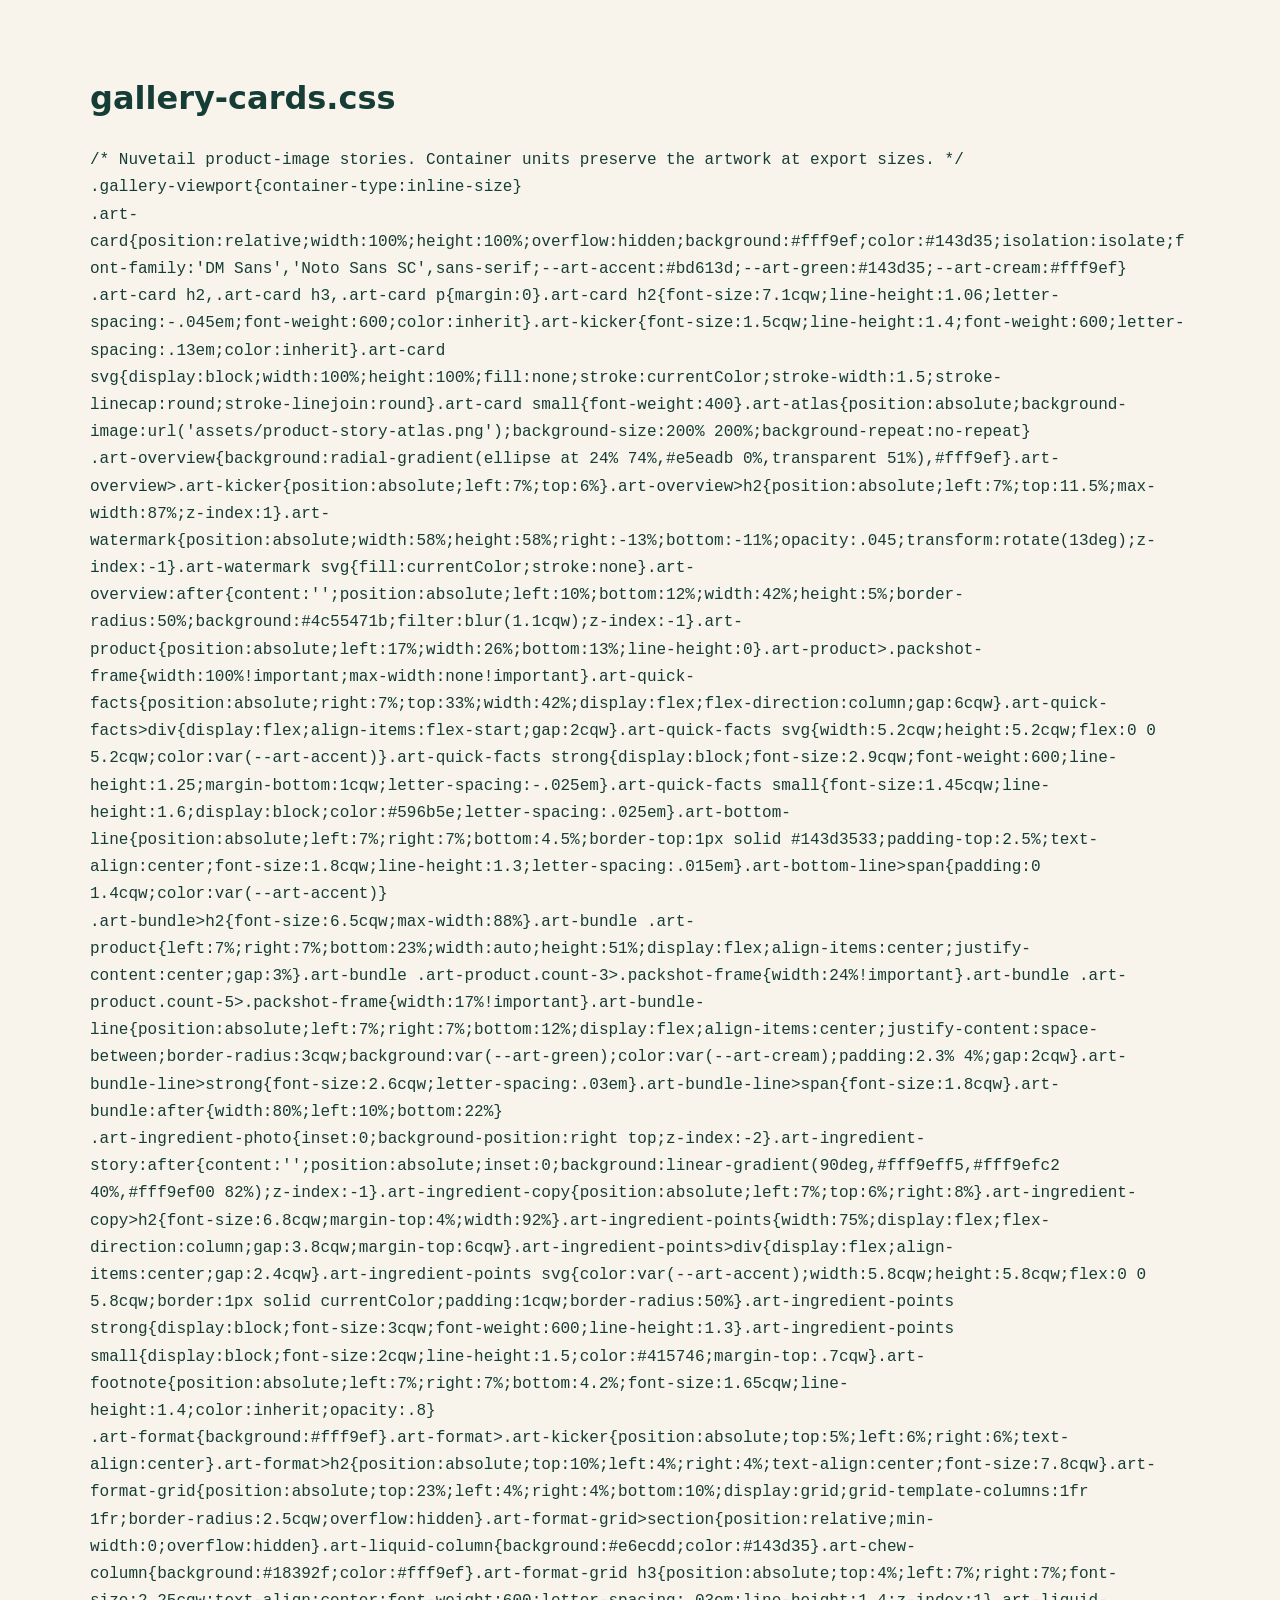
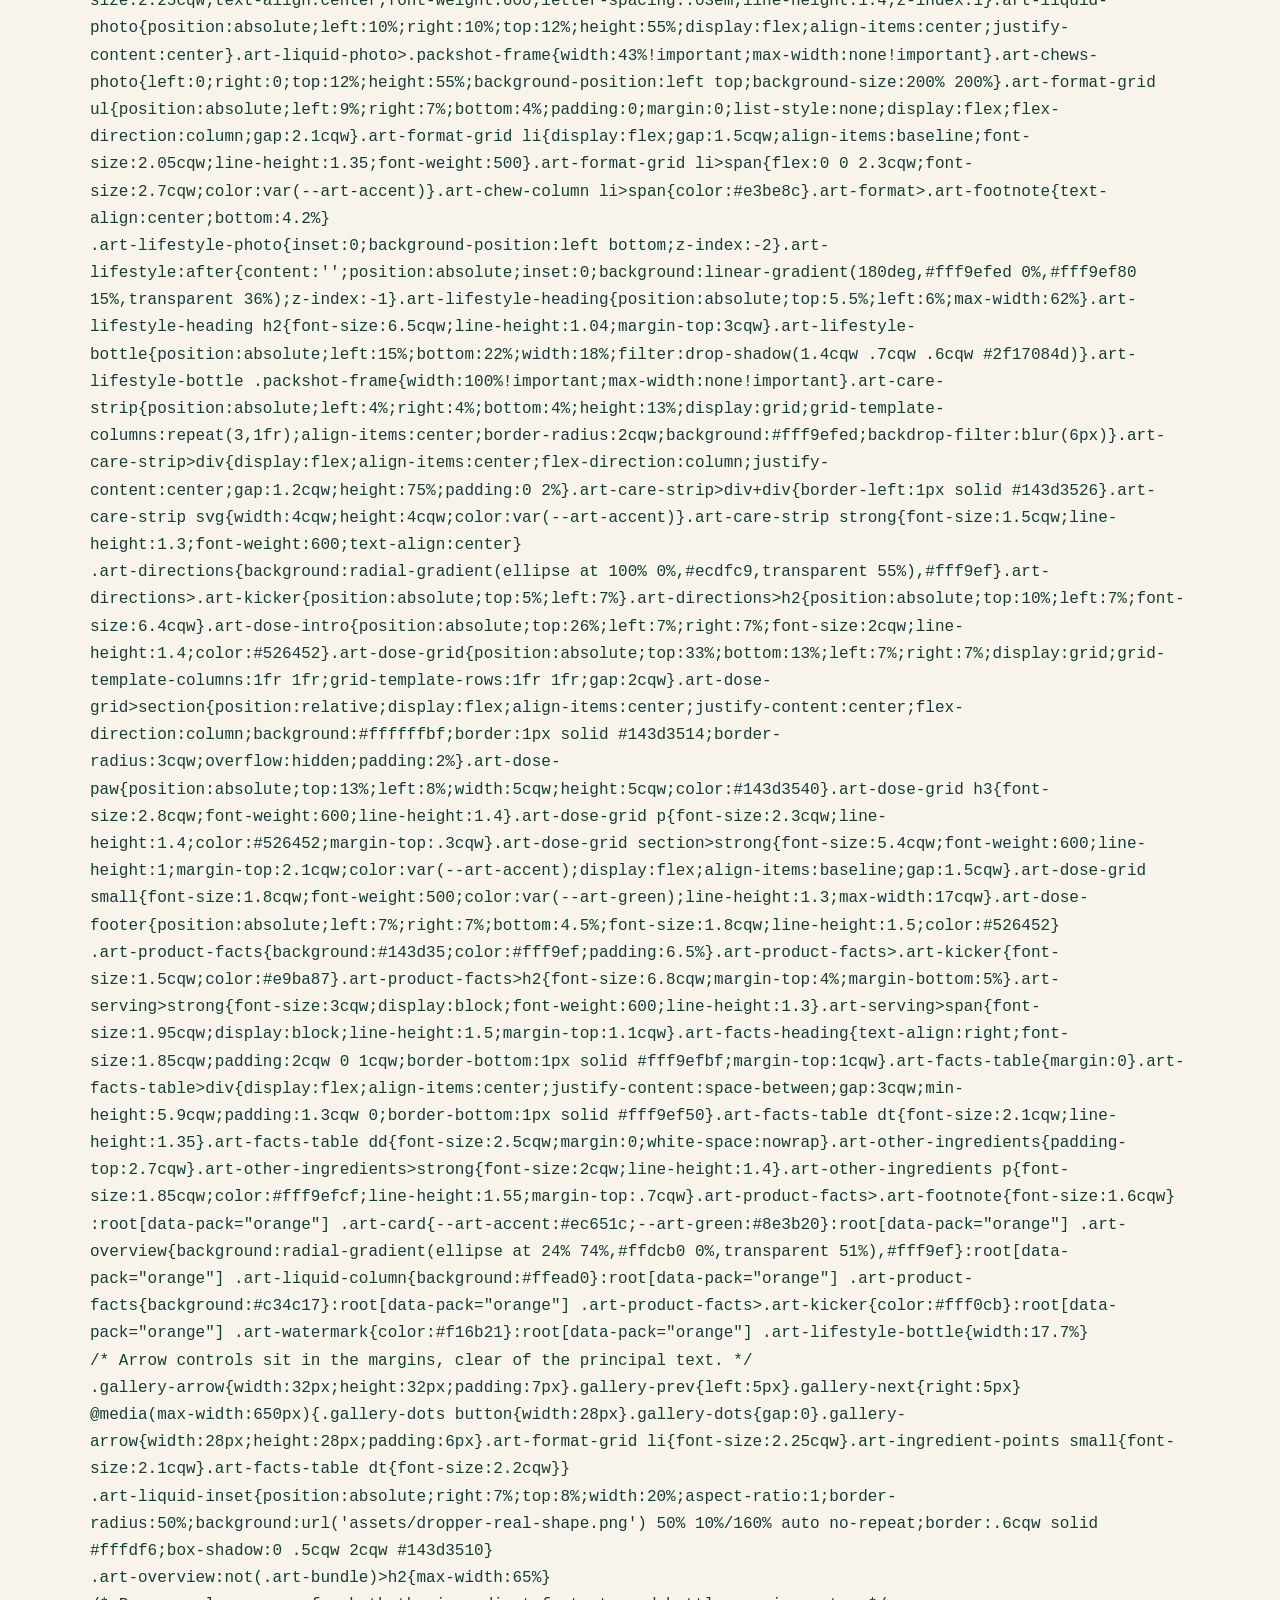
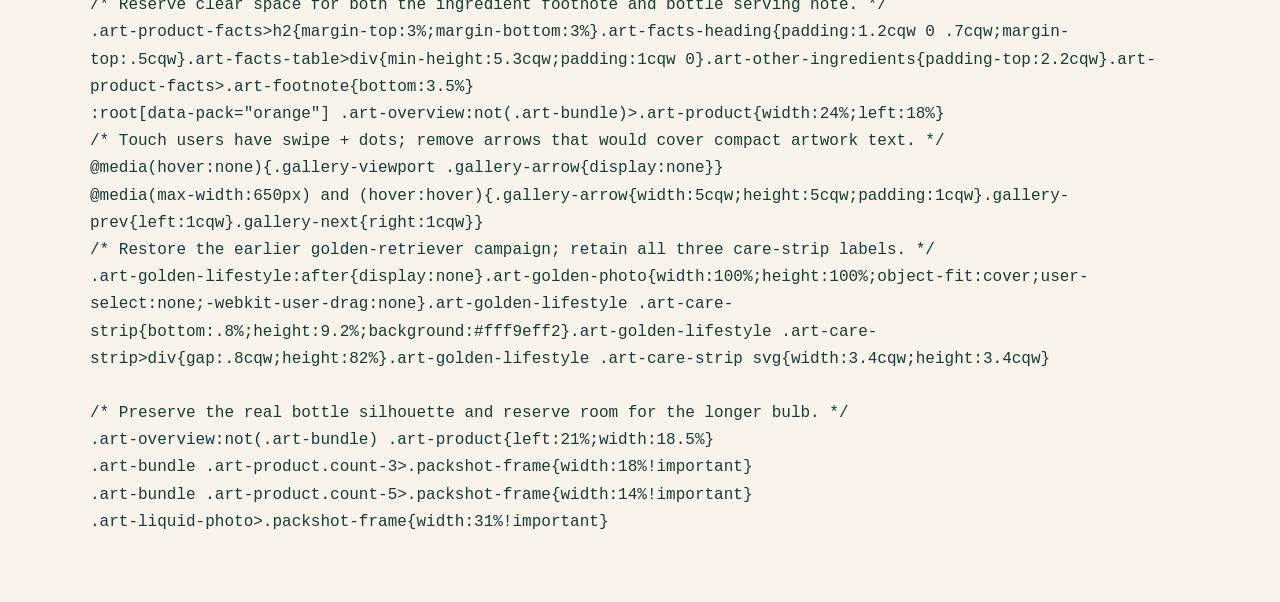
<file: source-gallery-cards.css.html>
<!doctype html><html lang="en"><meta charset="utf-8"><meta name="viewport" content="width=device-width"><style>body{max-width:1100px;margin:30px auto;padding:20px;font:16px/1.7 system-ui;color:#153d36;background:#f8f4ec}pre{white-space:pre-wrap;overflow-wrap:anywhere}a{color:#98522d}</style><h1>gallery-cards.css</h1><pre>/* Nuvetail product-image stories. Container units preserve the artwork at export sizes. */
.gallery-viewport{container-type:inline-size}
.art-card{position:relative;width:100%;height:100%;overflow:hidden;background:#fff9ef;color:#143d35;isolation:isolate;font-family:&#x27;DM Sans&#x27;,&#x27;Noto Sans SC&#x27;,sans-serif;--art-accent:#bd613d;--art-green:#143d35;--art-cream:#fff9ef}
.art-card h2,.art-card h3,.art-card p{margin:0}.art-card h2{font-size:7.1cqw;line-height:1.06;letter-spacing:-.045em;font-weight:600;color:inherit}.art-kicker{font-size:1.5cqw;line-height:1.4;font-weight:600;letter-spacing:.13em;color:inherit}.art-card svg{display:block;width:100%;height:100%;fill:none;stroke:currentColor;stroke-width:1.5;stroke-linecap:round;stroke-linejoin:round}.art-card small{font-weight:400}.art-atlas{position:absolute;background-image:url(&#x27;assets/product-story-atlas.png&#x27;);background-size:200% 200%;background-repeat:no-repeat}
.art-overview{background:radial-gradient(ellipse at 24% 74%,#e5eadb 0%,transparent 51%),#fff9ef}.art-overview&gt;.art-kicker{position:absolute;left:7%;top:6%}.art-overview&gt;h2{position:absolute;left:7%;top:11.5%;max-width:87%;z-index:1}.art-watermark{position:absolute;width:58%;height:58%;right:-13%;bottom:-11%;opacity:.045;transform:rotate(13deg);z-index:-1}.art-watermark svg{fill:currentColor;stroke:none}.art-overview:after{content:&#x27;&#x27;;position:absolute;left:10%;bottom:12%;width:42%;height:5%;border-radius:50%;background:#4c55471b;filter:blur(1.1cqw);z-index:-1}.art-product{position:absolute;left:17%;width:26%;bottom:13%;line-height:0}.art-product&gt;.packshot-frame{width:100%!important;max-width:none!important}.art-quick-facts{position:absolute;right:7%;top:33%;width:42%;display:flex;flex-direction:column;gap:6cqw}.art-quick-facts&gt;div{display:flex;align-items:flex-start;gap:2cqw}.art-quick-facts svg{width:5.2cqw;height:5.2cqw;flex:0 0 5.2cqw;color:var(--art-accent)}.art-quick-facts strong{display:block;font-size:2.9cqw;font-weight:600;line-height:1.25;margin-bottom:1cqw;letter-spacing:-.025em}.art-quick-facts small{font-size:1.45cqw;line-height:1.6;display:block;color:#596b5e;letter-spacing:.025em}.art-bottom-line{position:absolute;left:7%;right:7%;bottom:4.5%;border-top:1px solid #143d3533;padding-top:2.5%;text-align:center;font-size:1.8cqw;line-height:1.3;letter-spacing:.015em}.art-bottom-line&gt;span{padding:0 1.4cqw;color:var(--art-accent)}
.art-bundle&gt;h2{font-size:6.5cqw;max-width:88%}.art-bundle .art-product{left:7%;right:7%;bottom:23%;width:auto;height:51%;display:flex;align-items:center;justify-content:center;gap:3%}.art-bundle .art-product.count-3&gt;.packshot-frame{width:24%!important}.art-bundle .art-product.count-5&gt;.packshot-frame{width:17%!important}.art-bundle-line{position:absolute;left:7%;right:7%;bottom:12%;display:flex;align-items:center;justify-content:space-between;border-radius:3cqw;background:var(--art-green);color:var(--art-cream);padding:2.3% 4%;gap:2cqw}.art-bundle-line&gt;strong{font-size:2.6cqw;letter-spacing:.03em}.art-bundle-line&gt;span{font-size:1.8cqw}.art-bundle:after{width:80%;left:10%;bottom:22%}
.art-ingredient-photo{inset:0;background-position:right top;z-index:-2}.art-ingredient-story:after{content:&#x27;&#x27;;position:absolute;inset:0;background:linear-gradient(90deg,#fff9eff5,#fff9efc2 40%,#fff9ef00 82%);z-index:-1}.art-ingredient-copy{position:absolute;left:7%;top:6%;right:8%}.art-ingredient-copy&gt;h2{font-size:6.8cqw;margin-top:4%;width:92%}.art-ingredient-points{width:75%;display:flex;flex-direction:column;gap:3.8cqw;margin-top:6cqw}.art-ingredient-points&gt;div{display:flex;align-items:center;gap:2.4cqw}.art-ingredient-points svg{color:var(--art-accent);width:5.8cqw;height:5.8cqw;flex:0 0 5.8cqw;border:1px solid currentColor;padding:1cqw;border-radius:50%}.art-ingredient-points strong{display:block;font-size:3cqw;font-weight:600;line-height:1.3}.art-ingredient-points small{display:block;font-size:2cqw;line-height:1.5;color:#415746;margin-top:.7cqw}.art-footnote{position:absolute;left:7%;right:7%;bottom:4.2%;font-size:1.65cqw;line-height:1.4;color:inherit;opacity:.8}
.art-format{background:#fff9ef}.art-format&gt;.art-kicker{position:absolute;top:5%;left:6%;right:6%;text-align:center}.art-format&gt;h2{position:absolute;top:10%;left:4%;right:4%;text-align:center;font-size:7.8cqw}.art-format-grid{position:absolute;top:23%;left:4%;right:4%;bottom:10%;display:grid;grid-template-columns:1fr 1fr;border-radius:2.5cqw;overflow:hidden}.art-format-grid&gt;section{position:relative;min-width:0;overflow:hidden}.art-liquid-column{background:#e6ecdd;color:#143d35}.art-chew-column{background:#18392f;color:#fff9ef}.art-format-grid h3{position:absolute;top:4%;left:7%;right:7%;font-size:2.25cqw;text-align:center;font-weight:600;letter-spacing:.03em;line-height:1.4;z-index:1}.art-liquid-photo{position:absolute;left:10%;right:10%;top:12%;height:55%;display:flex;align-items:center;justify-content:center}.art-liquid-photo&gt;.packshot-frame{width:43%!important;max-width:none!important}.art-chews-photo{left:0;right:0;top:12%;height:55%;background-position:left top;background-size:200% 200%}.art-format-grid ul{position:absolute;left:9%;right:7%;bottom:4%;padding:0;margin:0;list-style:none;display:flex;flex-direction:column;gap:2.1cqw}.art-format-grid li{display:flex;gap:1.5cqw;align-items:baseline;font-size:2.05cqw;line-height:1.35;font-weight:500}.art-format-grid li&gt;span{flex:0 0 2.3cqw;font-size:2.7cqw;color:var(--art-accent)}.art-chew-column li&gt;span{color:#e3be8c}.art-format&gt;.art-footnote{text-align:center;bottom:4.2%}
.art-lifestyle-photo{inset:0;background-position:left bottom;z-index:-2}.art-lifestyle:after{content:&#x27;&#x27;;position:absolute;inset:0;background:linear-gradient(180deg,#fff9efed 0%,#fff9ef80 15%,transparent 36%);z-index:-1}.art-lifestyle-heading{position:absolute;top:5.5%;left:6%;max-width:62%}.art-lifestyle-heading h2{font-size:6.5cqw;line-height:1.04;margin-top:3cqw}.art-lifestyle-bottle{position:absolute;left:15%;bottom:22%;width:18%;filter:drop-shadow(1.4cqw .7cqw .6cqw #2f17084d)}.art-lifestyle-bottle .packshot-frame{width:100%!important;max-width:none!important}.art-care-strip{position:absolute;left:4%;right:4%;bottom:4%;height:13%;display:grid;grid-template-columns:repeat(3,1fr);align-items:center;border-radius:2cqw;background:#fff9efed;backdrop-filter:blur(6px)}.art-care-strip&gt;div{display:flex;align-items:center;flex-direction:column;justify-content:center;gap:1.2cqw;height:75%;padding:0 2%}.art-care-strip&gt;div+div{border-left:1px solid #143d3526}.art-care-strip svg{width:4cqw;height:4cqw;color:var(--art-accent)}.art-care-strip strong{font-size:1.5cqw;line-height:1.3;font-weight:600;text-align:center}
.art-directions{background:radial-gradient(ellipse at 100% 0%,#ecdfc9,transparent 55%),#fff9ef}.art-directions&gt;.art-kicker{position:absolute;top:5%;left:7%}.art-directions&gt;h2{position:absolute;top:10%;left:7%;font-size:6.4cqw}.art-dose-intro{position:absolute;top:26%;left:7%;right:7%;font-size:2cqw;line-height:1.4;color:#526452}.art-dose-grid{position:absolute;top:33%;bottom:13%;left:7%;right:7%;display:grid;grid-template-columns:1fr 1fr;grid-template-rows:1fr 1fr;gap:2cqw}.art-dose-grid&gt;section{position:relative;display:flex;align-items:center;justify-content:center;flex-direction:column;background:#ffffffbf;border:1px solid #143d3514;border-radius:3cqw;overflow:hidden;padding:2%}.art-dose-paw{position:absolute;top:13%;left:8%;width:5cqw;height:5cqw;color:#143d3540}.art-dose-grid h3{font-size:2.8cqw;font-weight:600;line-height:1.4}.art-dose-grid p{font-size:2.3cqw;line-height:1.4;color:#526452;margin-top:.3cqw}.art-dose-grid section&gt;strong{font-size:5.4cqw;font-weight:600;line-height:1;margin-top:2.1cqw;color:var(--art-accent);display:flex;align-items:baseline;gap:1.5cqw}.art-dose-grid small{font-size:1.8cqw;font-weight:500;color:var(--art-green);line-height:1.3;max-width:17cqw}.art-dose-footer{position:absolute;left:7%;right:7%;bottom:4.5%;font-size:1.8cqw;line-height:1.5;color:#526452}
.art-product-facts{background:#143d35;color:#fff9ef;padding:6.5%}.art-product-facts&gt;.art-kicker{font-size:1.5cqw;color:#e9ba87}.art-product-facts&gt;h2{font-size:6.8cqw;margin-top:4%;margin-bottom:5%}.art-serving&gt;strong{font-size:3cqw;display:block;font-weight:600;line-height:1.3}.art-serving&gt;span{font-size:1.95cqw;display:block;line-height:1.5;margin-top:1.1cqw}.art-facts-heading{text-align:right;font-size:1.85cqw;padding:2cqw 0 1cqw;border-bottom:1px solid #fff9efbf;margin-top:1cqw}.art-facts-table{margin:0}.art-facts-table&gt;div{display:flex;align-items:center;justify-content:space-between;gap:3cqw;min-height:5.9cqw;padding:1.3cqw 0;border-bottom:1px solid #fff9ef50}.art-facts-table dt{font-size:2.1cqw;line-height:1.35}.art-facts-table dd{font-size:2.5cqw;margin:0;white-space:nowrap}.art-other-ingredients{padding-top:2.7cqw}.art-other-ingredients&gt;strong{font-size:2cqw;line-height:1.4}.art-other-ingredients p{font-size:1.85cqw;color:#fff9efcf;line-height:1.55;margin-top:.7cqw}.art-product-facts&gt;.art-footnote{font-size:1.6cqw}
:root[data-pack=&quot;orange&quot;] .art-card{--art-accent:#ec651c;--art-green:#8e3b20}:root[data-pack=&quot;orange&quot;] .art-overview{background:radial-gradient(ellipse at 24% 74%,#ffdcb0 0%,transparent 51%),#fff9ef}:root[data-pack=&quot;orange&quot;] .art-liquid-column{background:#ffead0}:root[data-pack=&quot;orange&quot;] .art-product-facts{background:#c34c17}:root[data-pack=&quot;orange&quot;] .art-product-facts&gt;.art-kicker{color:#fff0cb}:root[data-pack=&quot;orange&quot;] .art-watermark{color:#f16b21}:root[data-pack=&quot;orange&quot;] .art-lifestyle-bottle{width:17.7%}
/* Arrow controls sit in the margins, clear of the principal text. */
.gallery-arrow{width:32px;height:32px;padding:7px}.gallery-prev{left:5px}.gallery-next{right:5px}
@media(max-width:650px){.gallery-dots button{width:28px}.gallery-dots{gap:0}.gallery-arrow{width:28px;height:28px;padding:6px}.art-format-grid li{font-size:2.25cqw}.art-ingredient-points small{font-size:2.1cqw}.art-facts-table dt{font-size:2.2cqw}}
.art-liquid-inset{position:absolute;right:7%;top:8%;width:20%;aspect-ratio:1;border-radius:50%;background:url(&#x27;assets/dropper-real-shape.png&#x27;) 50% 10%/160% auto no-repeat;border:.6cqw solid #fffdf6;box-shadow:0 .5cqw 2cqw #143d3510}
.art-overview:not(.art-bundle)&gt;h2{max-width:65%}
/* Reserve clear space for both the ingredient footnote and bottle serving note. */
.art-product-facts&gt;h2{margin-top:3%;margin-bottom:3%}.art-facts-heading{padding:1.2cqw 0 .7cqw;margin-top:.5cqw}.art-facts-table&gt;div{min-height:5.3cqw;padding:1cqw 0}.art-other-ingredients{padding-top:2.2cqw}.art-product-facts&gt;.art-footnote{bottom:3.5%}
:root[data-pack=&quot;orange&quot;] .art-overview:not(.art-bundle)&gt;.art-product{width:24%;left:18%}
/* Touch users have swipe + dots; remove arrows that would cover compact artwork text. */
@media(hover:none){.gallery-viewport .gallery-arrow{display:none}}
@media(max-width:650px) and (hover:hover){.gallery-arrow{width:5cqw;height:5cqw;padding:1cqw}.gallery-prev{left:1cqw}.gallery-next{right:1cqw}}
/* Restore the earlier golden-retriever campaign; retain all three care-strip labels. */
.art-golden-lifestyle:after{display:none}.art-golden-photo{width:100%;height:100%;object-fit:cover;user-select:none;-webkit-user-drag:none}.art-golden-lifestyle .art-care-strip{bottom:.8%;height:9.2%;background:#fff9eff2}.art-golden-lifestyle .art-care-strip&gt;div{gap:.8cqw;height:82%}.art-golden-lifestyle .art-care-strip svg{width:3.4cqw;height:3.4cqw}

/* Preserve the real bottle silhouette and reserve room for the longer bulb. */
.art-overview:not(.art-bundle) .art-product{left:21%;width:18.5%}
.art-bundle .art-product.count-3&gt;.packshot-frame{width:18%!important}
.art-bundle .art-product.count-5&gt;.packshot-frame{width:14%!important}
.art-liquid-photo&gt;.packshot-frame{width:31%!important}
</pre></html>
</file>
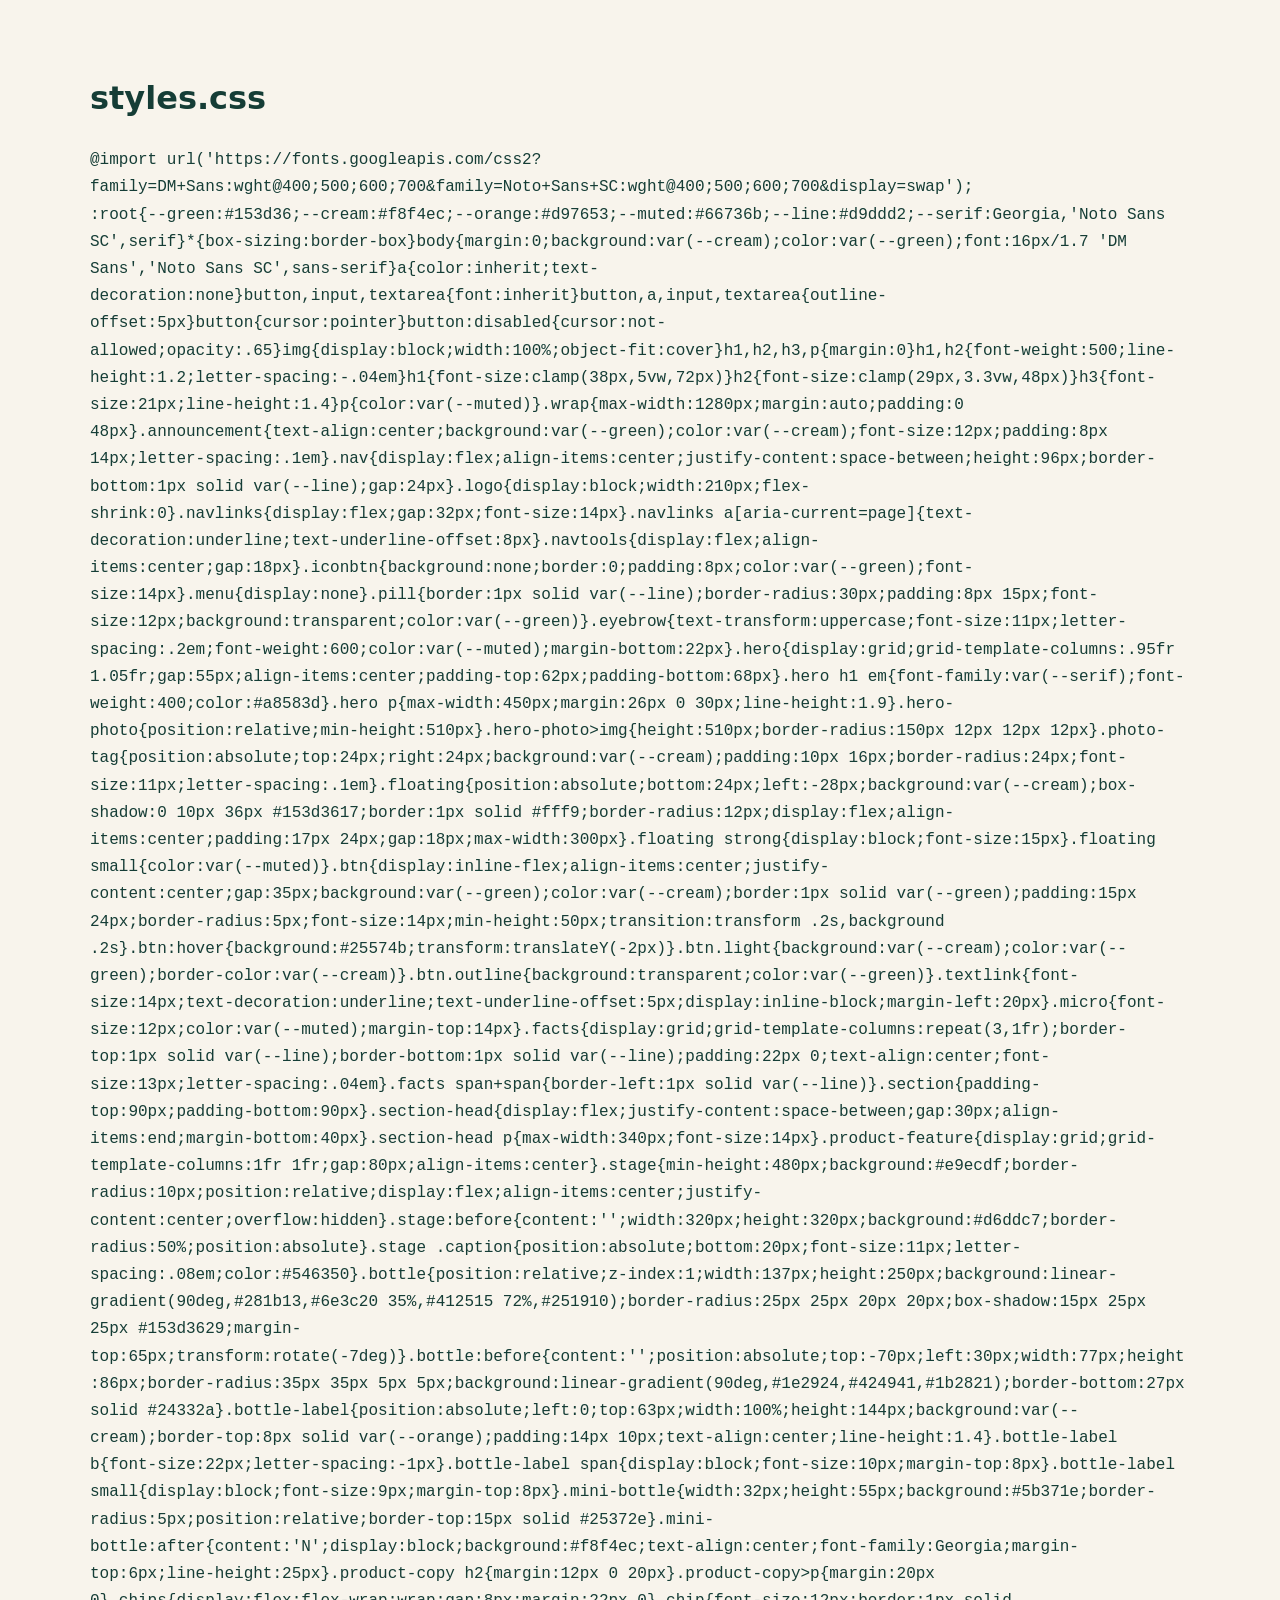
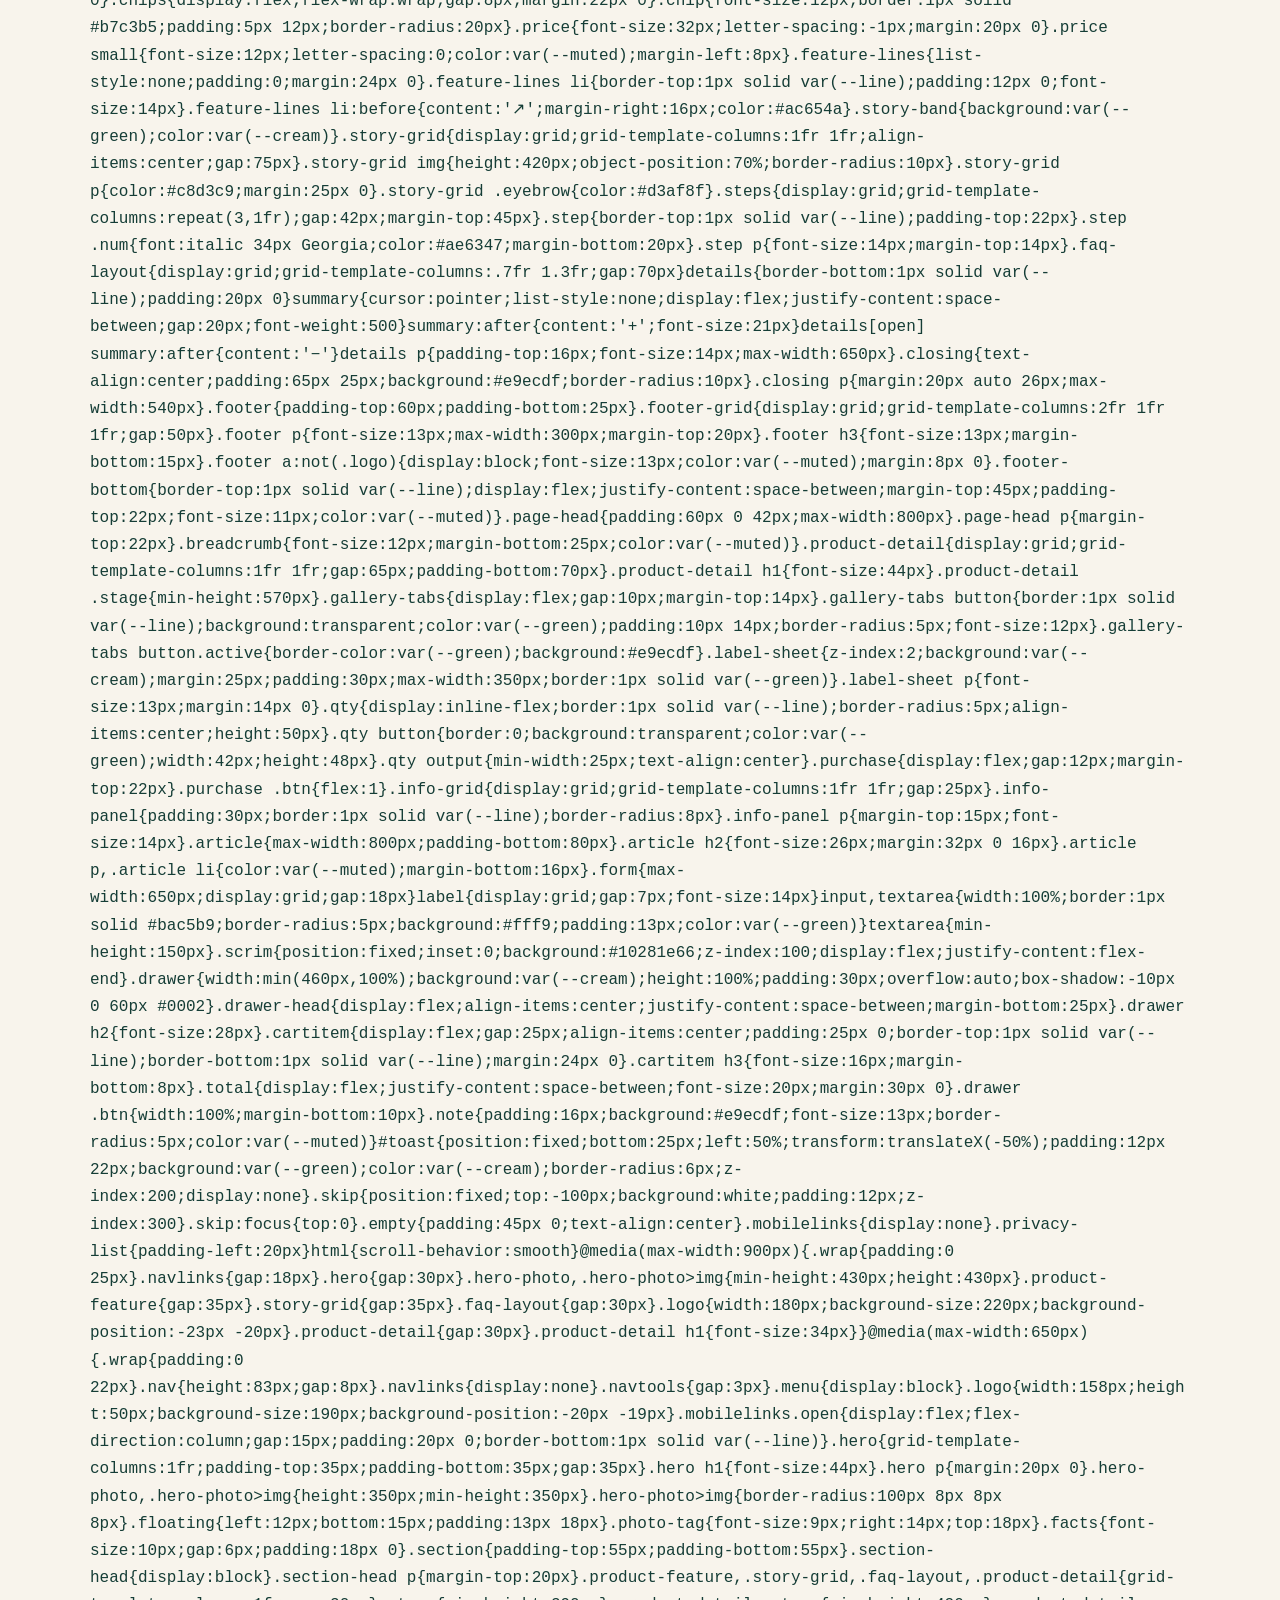
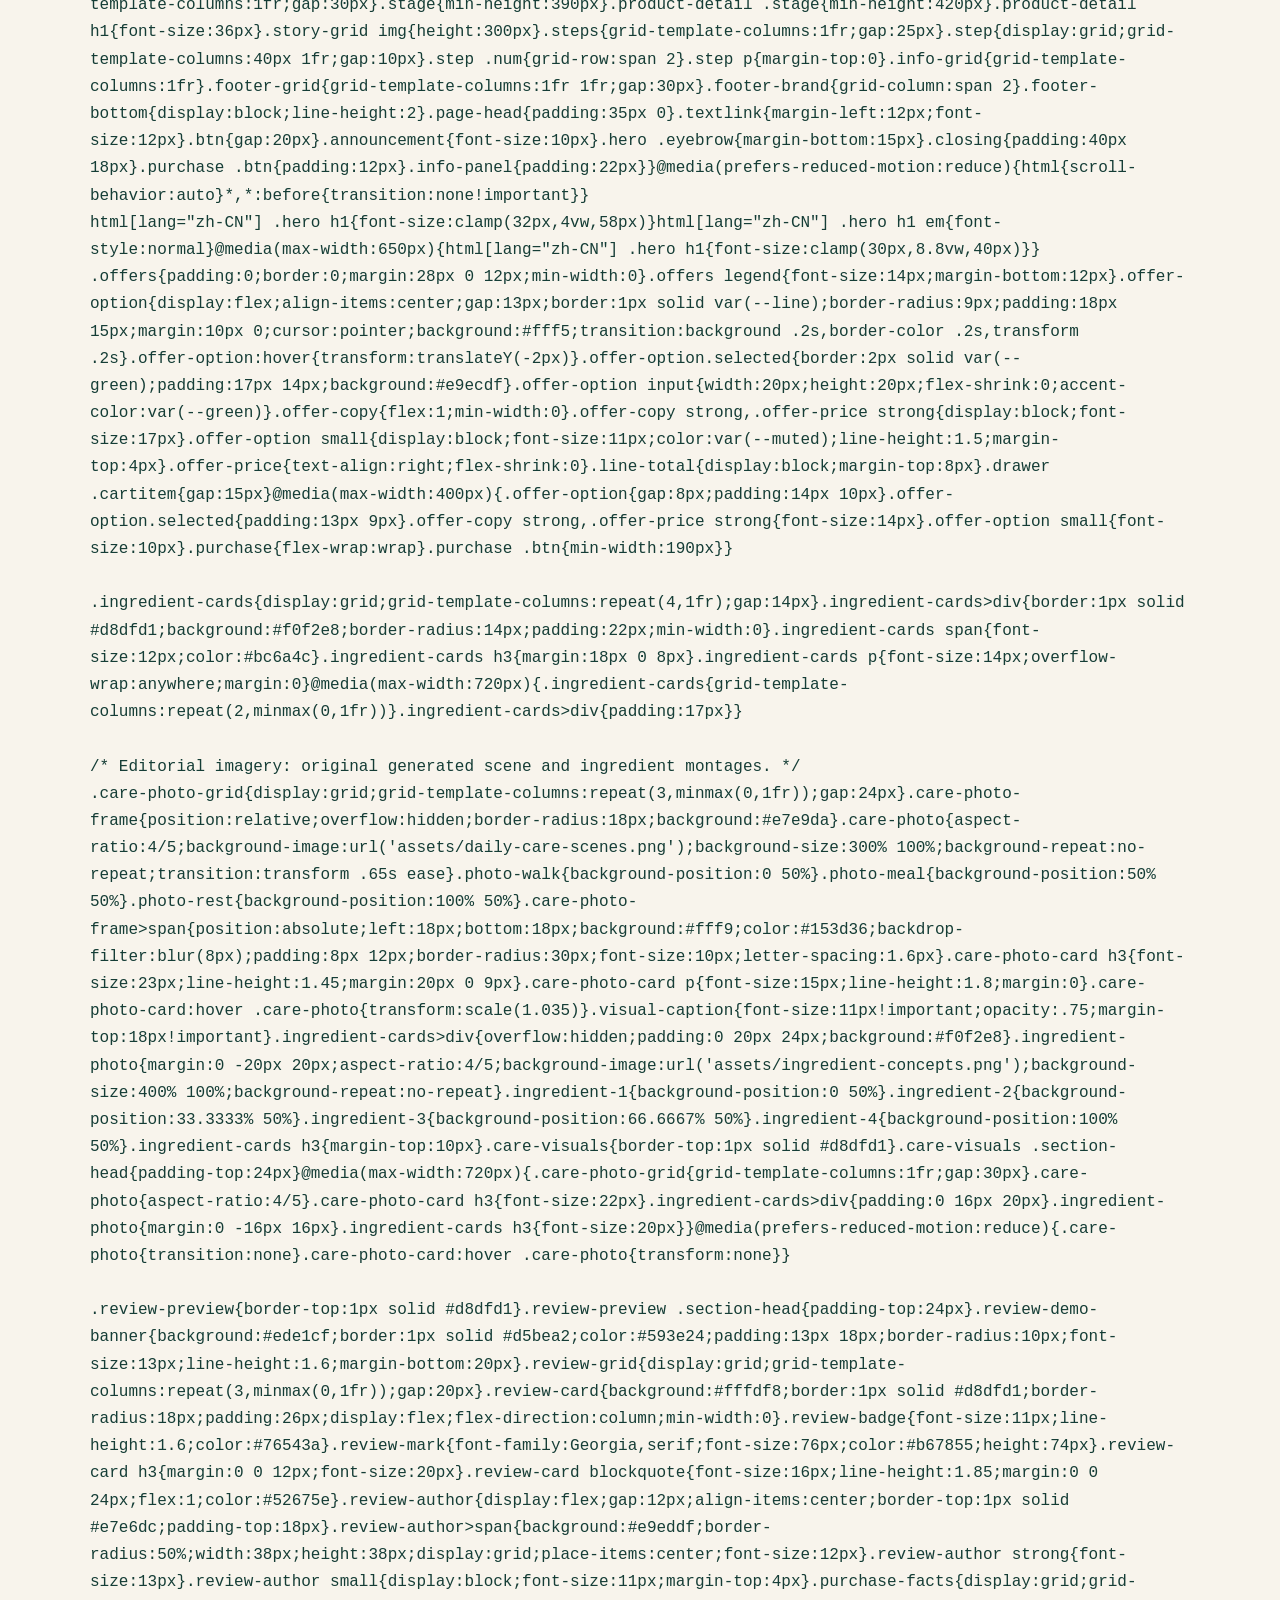
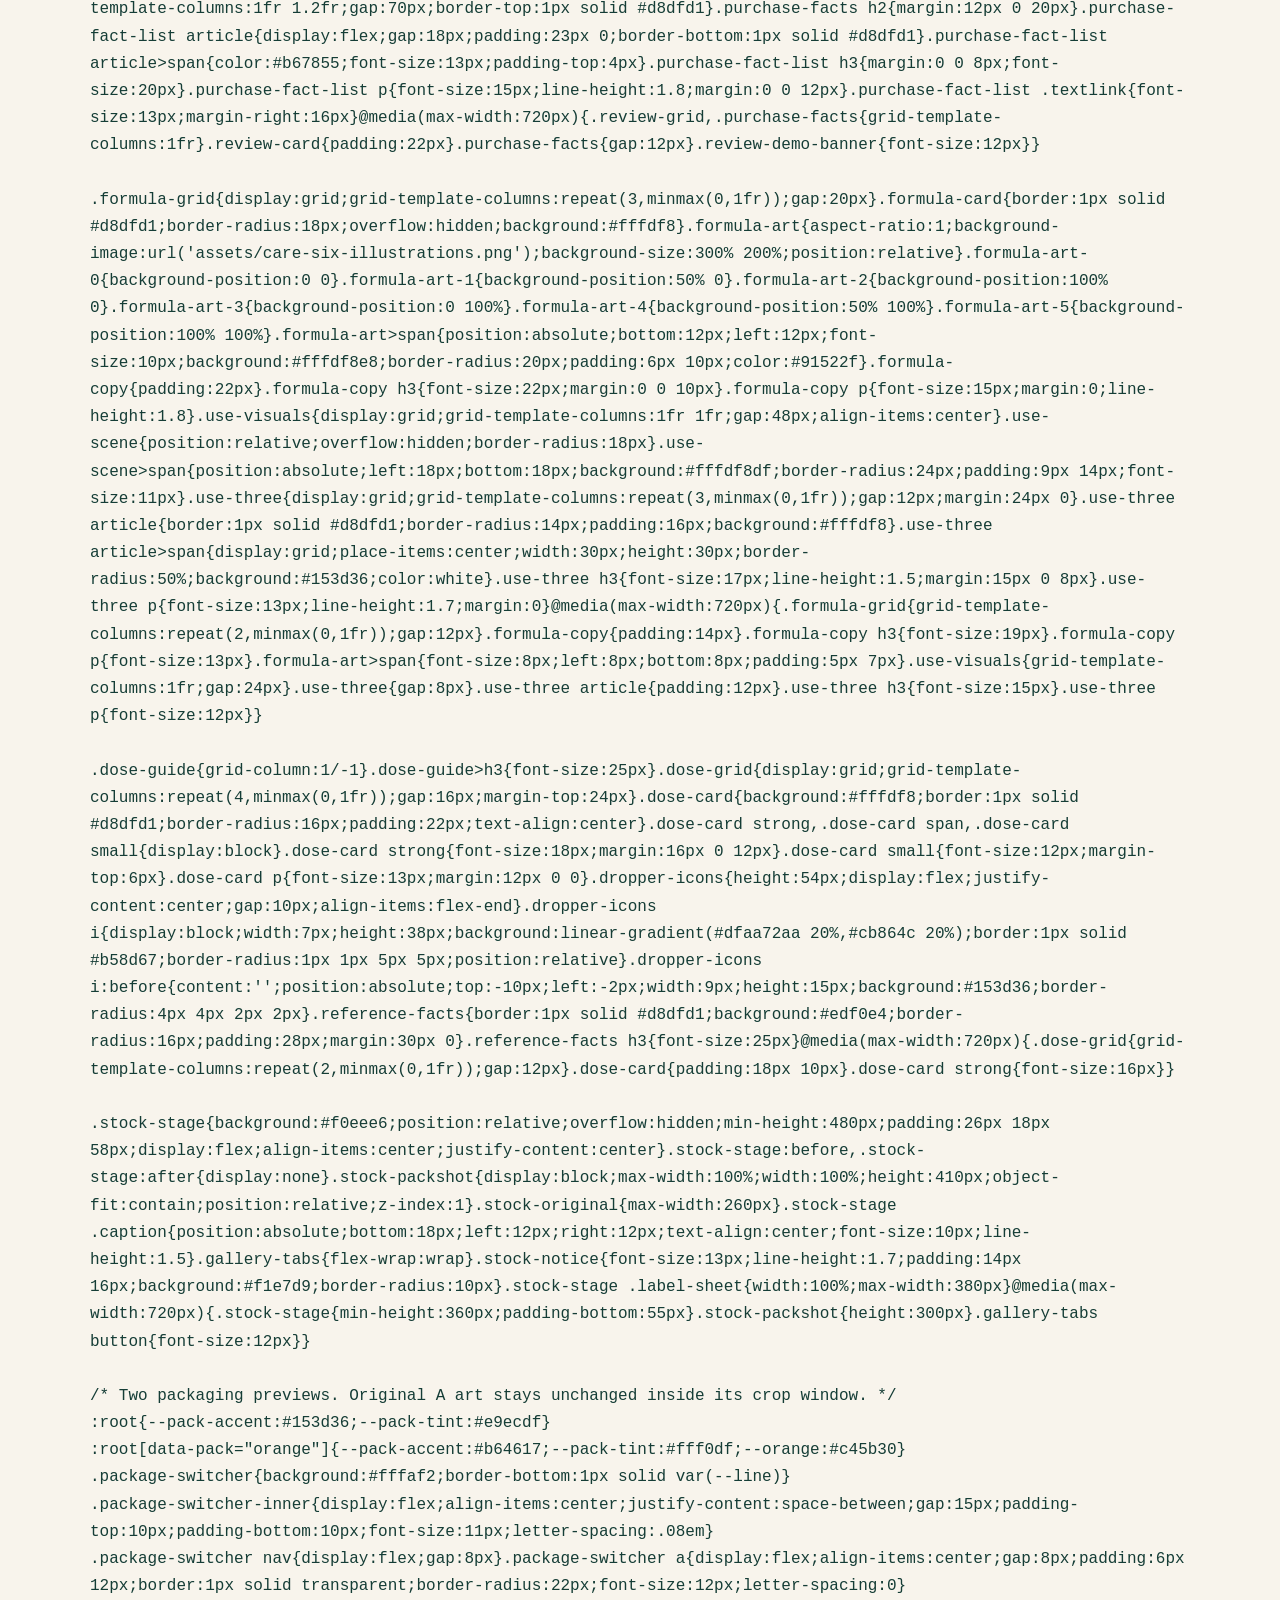
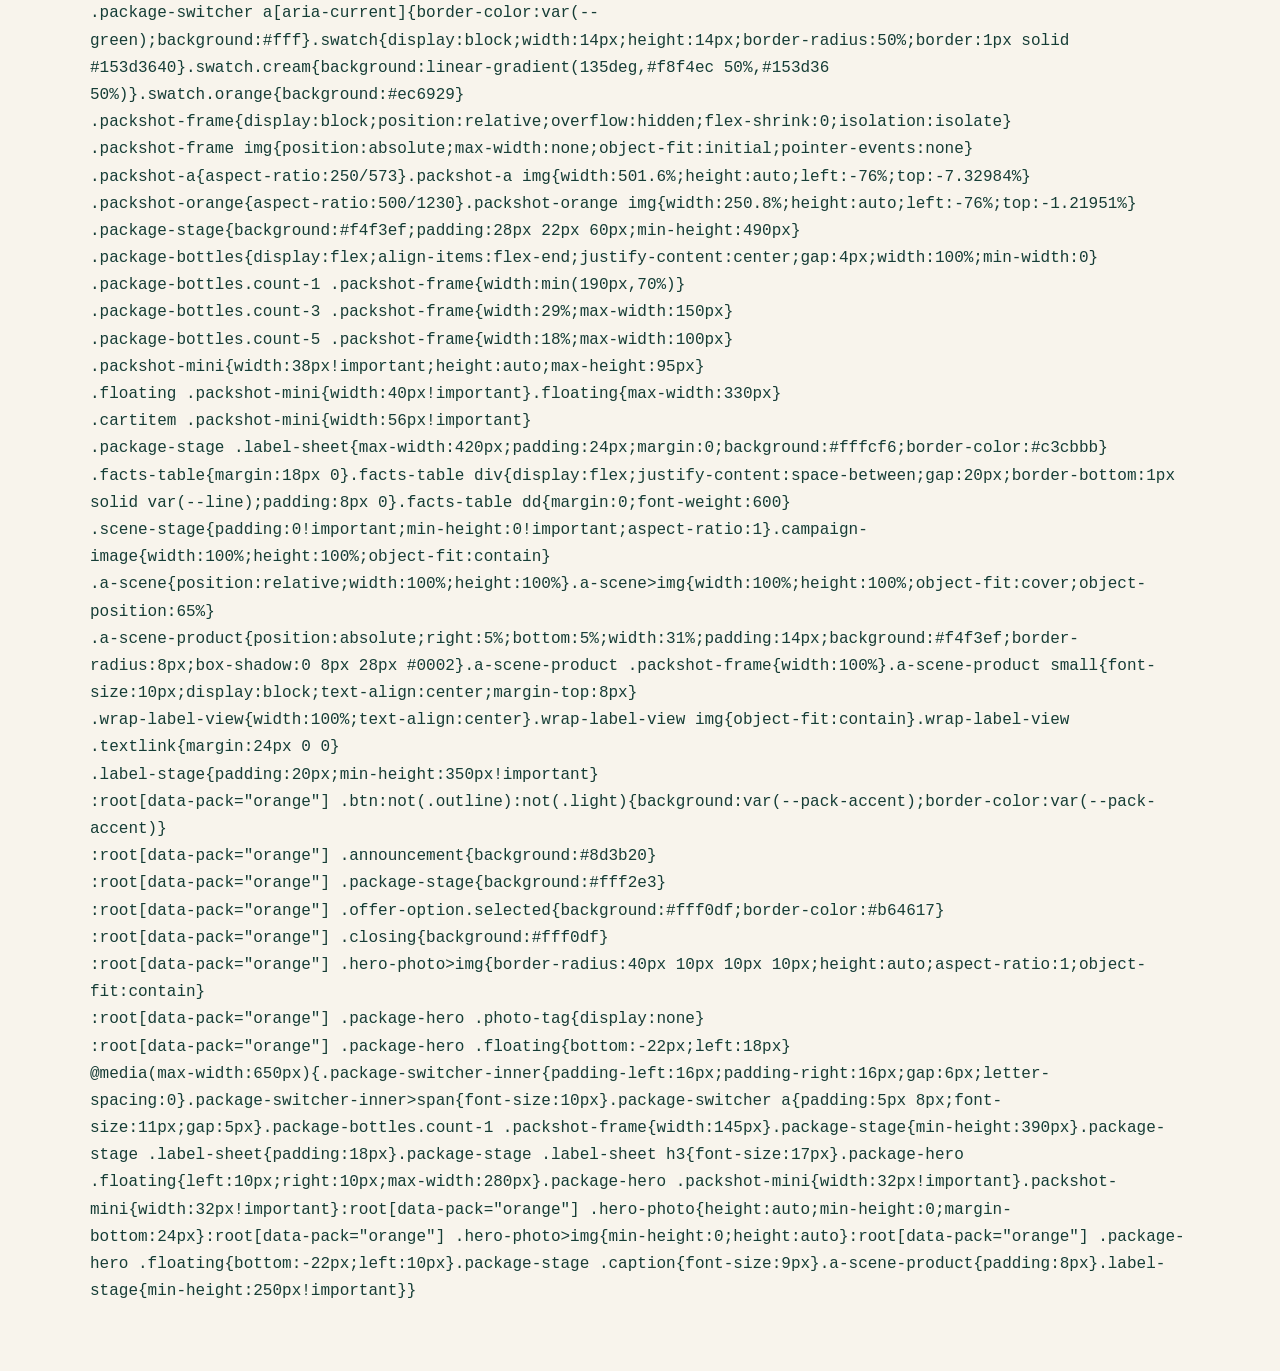
<file: source-styles.css.html>
<!doctype html><html lang="en"><meta charset="utf-8"><meta name="viewport" content="width=device-width"><style>body{max-width:1100px;margin:30px auto;padding:20px;font:16px/1.7 system-ui;color:#153d36;background:#f8f4ec}pre{white-space:pre-wrap;overflow-wrap:anywhere}a{color:#98522d}</style><h1>styles.css</h1><pre>@import url(&#x27;https://fonts.googleapis.com/css2?family=DM+Sans:wght@400;500;600;700&amp;family=Noto+Sans+SC:wght@400;500;600;700&amp;display=swap&#x27;);
:root{--green:#153d36;--cream:#f8f4ec;--orange:#d97653;--muted:#66736b;--line:#d9ddd2;--serif:Georgia,&#x27;Noto Sans SC&#x27;,serif}*{box-sizing:border-box}body{margin:0;background:var(--cream);color:var(--green);font:16px/1.7 &#x27;DM Sans&#x27;,&#x27;Noto Sans SC&#x27;,sans-serif}a{color:inherit;text-decoration:none}button,input,textarea{font:inherit}button,a,input,textarea{outline-offset:5px}button{cursor:pointer}button:disabled{cursor:not-allowed;opacity:.65}img{display:block;width:100%;object-fit:cover}h1,h2,h3,p{margin:0}h1,h2{font-weight:500;line-height:1.2;letter-spacing:-.04em}h1{font-size:clamp(38px,5vw,72px)}h2{font-size:clamp(29px,3.3vw,48px)}h3{font-size:21px;line-height:1.4}p{color:var(--muted)}.wrap{max-width:1280px;margin:auto;padding:0 48px}.announcement{text-align:center;background:var(--green);color:var(--cream);font-size:12px;padding:8px 14px;letter-spacing:.1em}.nav{display:flex;align-items:center;justify-content:space-between;height:96px;border-bottom:1px solid var(--line);gap:24px}.logo{display:block;width:210px;flex-shrink:0}.navlinks{display:flex;gap:32px;font-size:14px}.navlinks a[aria-current=page]{text-decoration:underline;text-underline-offset:8px}.navtools{display:flex;align-items:center;gap:18px}.iconbtn{background:none;border:0;padding:8px;color:var(--green);font-size:14px}.menu{display:none}.pill{border:1px solid var(--line);border-radius:30px;padding:8px 15px;font-size:12px;background:transparent;color:var(--green)}.eyebrow{text-transform:uppercase;font-size:11px;letter-spacing:.2em;font-weight:600;color:var(--muted);margin-bottom:22px}.hero{display:grid;grid-template-columns:.95fr 1.05fr;gap:55px;align-items:center;padding-top:62px;padding-bottom:68px}.hero h1 em{font-family:var(--serif);font-weight:400;color:#a8583d}.hero p{max-width:450px;margin:26px 0 30px;line-height:1.9}.hero-photo{position:relative;min-height:510px}.hero-photo&gt;img{height:510px;border-radius:150px 12px 12px 12px}.photo-tag{position:absolute;top:24px;right:24px;background:var(--cream);padding:10px 16px;border-radius:24px;font-size:11px;letter-spacing:.1em}.floating{position:absolute;bottom:24px;left:-28px;background:var(--cream);box-shadow:0 10px 36px #153d3617;border:1px solid #fff9;border-radius:12px;display:flex;align-items:center;padding:17px 24px;gap:18px;max-width:300px}.floating strong{display:block;font-size:15px}.floating small{color:var(--muted)}.btn{display:inline-flex;align-items:center;justify-content:center;gap:35px;background:var(--green);color:var(--cream);border:1px solid var(--green);padding:15px 24px;border-radius:5px;font-size:14px;min-height:50px;transition:transform .2s,background .2s}.btn:hover{background:#25574b;transform:translateY(-2px)}.btn.light{background:var(--cream);color:var(--green);border-color:var(--cream)}.btn.outline{background:transparent;color:var(--green)}.textlink{font-size:14px;text-decoration:underline;text-underline-offset:5px;display:inline-block;margin-left:20px}.micro{font-size:12px;color:var(--muted);margin-top:14px}.facts{display:grid;grid-template-columns:repeat(3,1fr);border-top:1px solid var(--line);border-bottom:1px solid var(--line);padding:22px 0;text-align:center;font-size:13px;letter-spacing:.04em}.facts span+span{border-left:1px solid var(--line)}.section{padding-top:90px;padding-bottom:90px}.section-head{display:flex;justify-content:space-between;gap:30px;align-items:end;margin-bottom:40px}.section-head p{max-width:340px;font-size:14px}.product-feature{display:grid;grid-template-columns:1fr 1fr;gap:80px;align-items:center}.stage{min-height:480px;background:#e9ecdf;border-radius:10px;position:relative;display:flex;align-items:center;justify-content:center;overflow:hidden}.stage:before{content:&#x27;&#x27;;width:320px;height:320px;background:#d6ddc7;border-radius:50%;position:absolute}.stage .caption{position:absolute;bottom:20px;font-size:11px;letter-spacing:.08em;color:#546350}.bottle{position:relative;z-index:1;width:137px;height:250px;background:linear-gradient(90deg,#281b13,#6e3c20 35%,#412515 72%,#251910);border-radius:25px 25px 20px 20px;box-shadow:15px 25px 25px #153d3629;margin-top:65px;transform:rotate(-7deg)}.bottle:before{content:&#x27;&#x27;;position:absolute;top:-70px;left:30px;width:77px;height:86px;border-radius:35px 35px 5px 5px;background:linear-gradient(90deg,#1e2924,#424941,#1b2821);border-bottom:27px solid #24332a}.bottle-label{position:absolute;left:0;top:63px;width:100%;height:144px;background:var(--cream);border-top:8px solid var(--orange);padding:14px 10px;text-align:center;line-height:1.4}.bottle-label b{font-size:22px;letter-spacing:-1px}.bottle-label span{display:block;font-size:10px;margin-top:8px}.bottle-label small{display:block;font-size:9px;margin-top:8px}.mini-bottle{width:32px;height:55px;background:#5b371e;border-radius:5px;position:relative;border-top:15px solid #25372e}.mini-bottle:after{content:&#x27;N&#x27;;display:block;background:#f8f4ec;text-align:center;font-family:Georgia;margin-top:6px;line-height:25px}.product-copy h2{margin:12px 0 20px}.product-copy&gt;p{margin:20px 0}.chips{display:flex;flex-wrap:wrap;gap:8px;margin:22px 0}.chip{font-size:12px;border:1px solid #b7c3b5;padding:5px 12px;border-radius:20px}.price{font-size:32px;letter-spacing:-1px;margin:20px 0}.price small{font-size:12px;letter-spacing:0;color:var(--muted);margin-left:8px}.feature-lines{list-style:none;padding:0;margin:24px 0}.feature-lines li{border-top:1px solid var(--line);padding:12px 0;font-size:14px}.feature-lines li:before{content:&#x27;↗&#x27;;margin-right:16px;color:#ac654a}.story-band{background:var(--green);color:var(--cream)}.story-grid{display:grid;grid-template-columns:1fr 1fr;align-items:center;gap:75px}.story-grid img{height:420px;object-position:70%;border-radius:10px}.story-grid p{color:#c8d3c9;margin:25px 0}.story-grid .eyebrow{color:#d3af8f}.steps{display:grid;grid-template-columns:repeat(3,1fr);gap:42px;margin-top:45px}.step{border-top:1px solid var(--line);padding-top:22px}.step .num{font:italic 34px Georgia;color:#ae6347;margin-bottom:20px}.step p{font-size:14px;margin-top:14px}.faq-layout{display:grid;grid-template-columns:.7fr 1.3fr;gap:70px}details{border-bottom:1px solid var(--line);padding:20px 0}summary{cursor:pointer;list-style:none;display:flex;justify-content:space-between;gap:20px;font-weight:500}summary:after{content:&#x27;+&#x27;;font-size:21px}details[open] summary:after{content:&#x27;−&#x27;}details p{padding-top:16px;font-size:14px;max-width:650px}.closing{text-align:center;padding:65px 25px;background:#e9ecdf;border-radius:10px}.closing p{margin:20px auto 26px;max-width:540px}.footer{padding-top:60px;padding-bottom:25px}.footer-grid{display:grid;grid-template-columns:2fr 1fr 1fr;gap:50px}.footer p{font-size:13px;max-width:300px;margin-top:20px}.footer h3{font-size:13px;margin-bottom:15px}.footer a:not(.logo){display:block;font-size:13px;color:var(--muted);margin:8px 0}.footer-bottom{border-top:1px solid var(--line);display:flex;justify-content:space-between;margin-top:45px;padding-top:22px;font-size:11px;color:var(--muted)}.page-head{padding:60px 0 42px;max-width:800px}.page-head p{margin-top:22px}.breadcrumb{font-size:12px;margin-bottom:25px;color:var(--muted)}.product-detail{display:grid;grid-template-columns:1fr 1fr;gap:65px;padding-bottom:70px}.product-detail h1{font-size:44px}.product-detail .stage{min-height:570px}.gallery-tabs{display:flex;gap:10px;margin-top:14px}.gallery-tabs button{border:1px solid var(--line);background:transparent;color:var(--green);padding:10px 14px;border-radius:5px;font-size:12px}.gallery-tabs button.active{border-color:var(--green);background:#e9ecdf}.label-sheet{z-index:2;background:var(--cream);margin:25px;padding:30px;max-width:350px;border:1px solid var(--green)}.label-sheet p{font-size:13px;margin:14px 0}.qty{display:inline-flex;border:1px solid var(--line);border-radius:5px;align-items:center;height:50px}.qty button{border:0;background:transparent;color:var(--green);width:42px;height:48px}.qty output{min-width:25px;text-align:center}.purchase{display:flex;gap:12px;margin-top:22px}.purchase .btn{flex:1}.info-grid{display:grid;grid-template-columns:1fr 1fr;gap:25px}.info-panel{padding:30px;border:1px solid var(--line);border-radius:8px}.info-panel p{margin-top:15px;font-size:14px}.article{max-width:800px;padding-bottom:80px}.article h2{font-size:26px;margin:32px 0 16px}.article p,.article li{color:var(--muted);margin-bottom:16px}.form{max-width:650px;display:grid;gap:18px}label{display:grid;gap:7px;font-size:14px}input,textarea{width:100%;border:1px solid #bac5b9;border-radius:5px;background:#fff9;padding:13px;color:var(--green)}textarea{min-height:150px}.scrim{position:fixed;inset:0;background:#10281e66;z-index:100;display:flex;justify-content:flex-end}.drawer{width:min(460px,100%);background:var(--cream);height:100%;padding:30px;overflow:auto;box-shadow:-10px 0 60px #0002}.drawer-head{display:flex;align-items:center;justify-content:space-between;margin-bottom:25px}.drawer h2{font-size:28px}.cartitem{display:flex;gap:25px;align-items:center;padding:25px 0;border-top:1px solid var(--line);border-bottom:1px solid var(--line);margin:24px 0}.cartitem h3{font-size:16px;margin-bottom:8px}.total{display:flex;justify-content:space-between;font-size:20px;margin:30px 0}.drawer .btn{width:100%;margin-bottom:10px}.note{padding:16px;background:#e9ecdf;font-size:13px;border-radius:5px;color:var(--muted)}#toast{position:fixed;bottom:25px;left:50%;transform:translateX(-50%);padding:12px 22px;background:var(--green);color:var(--cream);border-radius:6px;z-index:200;display:none}.skip{position:fixed;top:-100px;background:white;padding:12px;z-index:300}.skip:focus{top:0}.empty{padding:45px 0;text-align:center}.mobilelinks{display:none}.privacy-list{padding-left:20px}html{scroll-behavior:smooth}@media(max-width:900px){.wrap{padding:0 25px}.navlinks{gap:18px}.hero{gap:30px}.hero-photo,.hero-photo&gt;img{min-height:430px;height:430px}.product-feature{gap:35px}.story-grid{gap:35px}.faq-layout{gap:30px}.logo{width:180px;background-size:220px;background-position:-23px -20px}.product-detail{gap:30px}.product-detail h1{font-size:34px}}@media(max-width:650px){.wrap{padding:0 22px}.nav{height:83px;gap:8px}.navlinks{display:none}.navtools{gap:3px}.menu{display:block}.logo{width:158px;height:50px;background-size:190px;background-position:-20px -19px}.mobilelinks.open{display:flex;flex-direction:column;gap:15px;padding:20px 0;border-bottom:1px solid var(--line)}.hero{grid-template-columns:1fr;padding-top:35px;padding-bottom:35px;gap:35px}.hero h1{font-size:44px}.hero p{margin:20px 0}.hero-photo,.hero-photo&gt;img{height:350px;min-height:350px}.hero-photo&gt;img{border-radius:100px 8px 8px 8px}.floating{left:12px;bottom:15px;padding:13px 18px}.photo-tag{font-size:9px;right:14px;top:18px}.facts{font-size:10px;gap:6px;padding:18px 0}.section{padding-top:55px;padding-bottom:55px}.section-head{display:block}.section-head p{margin-top:20px}.product-feature,.story-grid,.faq-layout,.product-detail{grid-template-columns:1fr;gap:30px}.stage{min-height:390px}.product-detail .stage{min-height:420px}.product-detail h1{font-size:36px}.story-grid img{height:300px}.steps{grid-template-columns:1fr;gap:25px}.step{display:grid;grid-template-columns:40px 1fr;gap:10px}.step .num{grid-row:span 2}.step p{margin-top:0}.info-grid{grid-template-columns:1fr}.footer-grid{grid-template-columns:1fr 1fr;gap:30px}.footer-brand{grid-column:span 2}.footer-bottom{display:block;line-height:2}.page-head{padding:35px 0}.textlink{margin-left:12px;font-size:12px}.btn{gap:20px}.announcement{font-size:10px}.hero .eyebrow{margin-bottom:15px}.closing{padding:40px 18px}.purchase .btn{padding:12px}.info-panel{padding:22px}}@media(prefers-reduced-motion:reduce){html{scroll-behavior:auto}*,*:before{transition:none!important}}
html[lang=&quot;zh-CN&quot;] .hero h1{font-size:clamp(32px,4vw,58px)}html[lang=&quot;zh-CN&quot;] .hero h1 em{font-style:normal}@media(max-width:650px){html[lang=&quot;zh-CN&quot;] .hero h1{font-size:clamp(30px,8.8vw,40px)}}
.offers{padding:0;border:0;margin:28px 0 12px;min-width:0}.offers legend{font-size:14px;margin-bottom:12px}.offer-option{display:flex;align-items:center;gap:13px;border:1px solid var(--line);border-radius:9px;padding:18px 15px;margin:10px 0;cursor:pointer;background:#fff5;transition:background .2s,border-color .2s,transform .2s}.offer-option:hover{transform:translateY(-2px)}.offer-option.selected{border:2px solid var(--green);padding:17px 14px;background:#e9ecdf}.offer-option input{width:20px;height:20px;flex-shrink:0;accent-color:var(--green)}.offer-copy{flex:1;min-width:0}.offer-copy strong,.offer-price strong{display:block;font-size:17px}.offer-option small{display:block;font-size:11px;color:var(--muted);line-height:1.5;margin-top:4px}.offer-price{text-align:right;flex-shrink:0}.line-total{display:block;margin-top:8px}.drawer .cartitem{gap:15px}@media(max-width:400px){.offer-option{gap:8px;padding:14px 10px}.offer-option.selected{padding:13px 9px}.offer-copy strong,.offer-price strong{font-size:14px}.offer-option small{font-size:10px}.purchase{flex-wrap:wrap}.purchase .btn{min-width:190px}}

.ingredient-cards{display:grid;grid-template-columns:repeat(4,1fr);gap:14px}.ingredient-cards&gt;div{border:1px solid #d8dfd1;background:#f0f2e8;border-radius:14px;padding:22px;min-width:0}.ingredient-cards span{font-size:12px;color:#bc6a4c}.ingredient-cards h3{margin:18px 0 8px}.ingredient-cards p{font-size:14px;overflow-wrap:anywhere;margin:0}@media(max-width:720px){.ingredient-cards{grid-template-columns:repeat(2,minmax(0,1fr))}.ingredient-cards&gt;div{padding:17px}}

/* Editorial imagery: original generated scene and ingredient montages. */
.care-photo-grid{display:grid;grid-template-columns:repeat(3,minmax(0,1fr));gap:24px}.care-photo-frame{position:relative;overflow:hidden;border-radius:18px;background:#e7e9da}.care-photo{aspect-ratio:4/5;background-image:url(&#x27;assets/daily-care-scenes.png&#x27;);background-size:300% 100%;background-repeat:no-repeat;transition:transform .65s ease}.photo-walk{background-position:0 50%}.photo-meal{background-position:50% 50%}.photo-rest{background-position:100% 50%}.care-photo-frame&gt;span{position:absolute;left:18px;bottom:18px;background:#fff9;color:#153d36;backdrop-filter:blur(8px);padding:8px 12px;border-radius:30px;font-size:10px;letter-spacing:1.6px}.care-photo-card h3{font-size:23px;line-height:1.45;margin:20px 0 9px}.care-photo-card p{font-size:15px;line-height:1.8;margin:0}.care-photo-card:hover .care-photo{transform:scale(1.035)}.visual-caption{font-size:11px!important;opacity:.75;margin-top:18px!important}.ingredient-cards&gt;div{overflow:hidden;padding:0 20px 24px;background:#f0f2e8}.ingredient-photo{margin:0 -20px 20px;aspect-ratio:4/5;background-image:url(&#x27;assets/ingredient-concepts.png&#x27;);background-size:400% 100%;background-repeat:no-repeat}.ingredient-1{background-position:0 50%}.ingredient-2{background-position:33.3333% 50%}.ingredient-3{background-position:66.6667% 50%}.ingredient-4{background-position:100% 50%}.ingredient-cards h3{margin-top:10px}.care-visuals{border-top:1px solid #d8dfd1}.care-visuals .section-head{padding-top:24px}@media(max-width:720px){.care-photo-grid{grid-template-columns:1fr;gap:30px}.care-photo{aspect-ratio:4/5}.care-photo-card h3{font-size:22px}.ingredient-cards&gt;div{padding:0 16px 20px}.ingredient-photo{margin:0 -16px 16px}.ingredient-cards h3{font-size:20px}}@media(prefers-reduced-motion:reduce){.care-photo{transition:none}.care-photo-card:hover .care-photo{transform:none}}

.review-preview{border-top:1px solid #d8dfd1}.review-preview .section-head{padding-top:24px}.review-demo-banner{background:#ede1cf;border:1px solid #d5bea2;color:#593e24;padding:13px 18px;border-radius:10px;font-size:13px;line-height:1.6;margin-bottom:20px}.review-grid{display:grid;grid-template-columns:repeat(3,minmax(0,1fr));gap:20px}.review-card{background:#fffdf8;border:1px solid #d8dfd1;border-radius:18px;padding:26px;display:flex;flex-direction:column;min-width:0}.review-badge{font-size:11px;line-height:1.6;color:#76543a}.review-mark{font-family:Georgia,serif;font-size:76px;color:#b67855;height:74px}.review-card h3{margin:0 0 12px;font-size:20px}.review-card blockquote{font-size:16px;line-height:1.85;margin:0 0 24px;flex:1;color:#52675e}.review-author{display:flex;gap:12px;align-items:center;border-top:1px solid #e7e6dc;padding-top:18px}.review-author&gt;span{background:#e9eddf;border-radius:50%;width:38px;height:38px;display:grid;place-items:center;font-size:12px}.review-author strong{font-size:13px}.review-author small{display:block;font-size:11px;margin-top:4px}.purchase-facts{display:grid;grid-template-columns:1fr 1.2fr;gap:70px;border-top:1px solid #d8dfd1}.purchase-facts h2{margin:12px 0 20px}.purchase-fact-list article{display:flex;gap:18px;padding:23px 0;border-bottom:1px solid #d8dfd1}.purchase-fact-list article&gt;span{color:#b67855;font-size:13px;padding-top:4px}.purchase-fact-list h3{margin:0 0 8px;font-size:20px}.purchase-fact-list p{font-size:15px;line-height:1.8;margin:0 0 12px}.purchase-fact-list .textlink{font-size:13px;margin-right:16px}@media(max-width:720px){.review-grid,.purchase-facts{grid-template-columns:1fr}.review-card{padding:22px}.purchase-facts{gap:12px}.review-demo-banner{font-size:12px}}

.formula-grid{display:grid;grid-template-columns:repeat(3,minmax(0,1fr));gap:20px}.formula-card{border:1px solid #d8dfd1;border-radius:18px;overflow:hidden;background:#fffdf8}.formula-art{aspect-ratio:1;background-image:url(&#x27;assets/care-six-illustrations.png&#x27;);background-size:300% 200%;position:relative}.formula-art-0{background-position:0 0}.formula-art-1{background-position:50% 0}.formula-art-2{background-position:100% 0}.formula-art-3{background-position:0 100%}.formula-art-4{background-position:50% 100%}.formula-art-5{background-position:100% 100%}.formula-art&gt;span{position:absolute;bottom:12px;left:12px;font-size:10px;background:#fffdf8e8;border-radius:20px;padding:6px 10px;color:#91522f}.formula-copy{padding:22px}.formula-copy h3{font-size:22px;margin:0 0 10px}.formula-copy p{font-size:15px;margin:0;line-height:1.8}.use-visuals{display:grid;grid-template-columns:1fr 1fr;gap:48px;align-items:center}.use-scene{position:relative;overflow:hidden;border-radius:18px}.use-scene&gt;span{position:absolute;left:18px;bottom:18px;background:#fffdf8df;border-radius:24px;padding:9px 14px;font-size:11px}.use-three{display:grid;grid-template-columns:repeat(3,minmax(0,1fr));gap:12px;margin:24px 0}.use-three article{border:1px solid #d8dfd1;border-radius:14px;padding:16px;background:#fffdf8}.use-three article&gt;span{display:grid;place-items:center;width:30px;height:30px;border-radius:50%;background:#153d36;color:white}.use-three h3{font-size:17px;line-height:1.5;margin:15px 0 8px}.use-three p{font-size:13px;line-height:1.7;margin:0}@media(max-width:720px){.formula-grid{grid-template-columns:repeat(2,minmax(0,1fr));gap:12px}.formula-copy{padding:14px}.formula-copy h3{font-size:19px}.formula-copy p{font-size:13px}.formula-art&gt;span{font-size:8px;left:8px;bottom:8px;padding:5px 7px}.use-visuals{grid-template-columns:1fr;gap:24px}.use-three{gap:8px}.use-three article{padding:12px}.use-three h3{font-size:15px}.use-three p{font-size:12px}}

.dose-guide{grid-column:1/-1}.dose-guide&gt;h3{font-size:25px}.dose-grid{display:grid;grid-template-columns:repeat(4,minmax(0,1fr));gap:16px;margin-top:24px}.dose-card{background:#fffdf8;border:1px solid #d8dfd1;border-radius:16px;padding:22px;text-align:center}.dose-card strong,.dose-card span,.dose-card small{display:block}.dose-card strong{font-size:18px;margin:16px 0 12px}.dose-card small{font-size:12px;margin-top:6px}.dose-card p{font-size:13px;margin:12px 0 0}.dropper-icons{height:54px;display:flex;justify-content:center;gap:10px;align-items:flex-end}.dropper-icons i{display:block;width:7px;height:38px;background:linear-gradient(#dfaa72aa 20%,#cb864c 20%);border:1px solid #b58d67;border-radius:1px 1px 5px 5px;position:relative}.dropper-icons i:before{content:&#x27;&#x27;;position:absolute;top:-10px;left:-2px;width:9px;height:15px;background:#153d36;border-radius:4px 4px 2px 2px}.reference-facts{border:1px solid #d8dfd1;background:#edf0e4;border-radius:16px;padding:28px;margin:30px 0}.reference-facts h3{font-size:25px}@media(max-width:720px){.dose-grid{grid-template-columns:repeat(2,minmax(0,1fr));gap:12px}.dose-card{padding:18px 10px}.dose-card strong{font-size:16px}}

.stock-stage{background:#f0eee6;position:relative;overflow:hidden;min-height:480px;padding:26px 18px 58px;display:flex;align-items:center;justify-content:center}.stock-stage:before,.stock-stage:after{display:none}.stock-packshot{display:block;max-width:100%;width:100%;height:410px;object-fit:contain;position:relative;z-index:1}.stock-original{max-width:260px}.stock-stage .caption{position:absolute;bottom:18px;left:12px;right:12px;text-align:center;font-size:10px;line-height:1.5}.gallery-tabs{flex-wrap:wrap}.stock-notice{font-size:13px;line-height:1.7;padding:14px 16px;background:#f1e7d9;border-radius:10px}.stock-stage .label-sheet{width:100%;max-width:380px}@media(max-width:720px){.stock-stage{min-height:360px;padding-bottom:55px}.stock-packshot{height:300px}.gallery-tabs button{font-size:12px}}

/* Two packaging previews. Original A art stays unchanged inside its crop window. */
:root{--pack-accent:#153d36;--pack-tint:#e9ecdf}
:root[data-pack=&quot;orange&quot;]{--pack-accent:#b64617;--pack-tint:#fff0df;--orange:#c45b30}
.package-switcher{background:#fffaf2;border-bottom:1px solid var(--line)}
.package-switcher-inner{display:flex;align-items:center;justify-content:space-between;gap:15px;padding-top:10px;padding-bottom:10px;font-size:11px;letter-spacing:.08em}
.package-switcher nav{display:flex;gap:8px}.package-switcher a{display:flex;align-items:center;gap:8px;padding:6px 12px;border:1px solid transparent;border-radius:22px;font-size:12px;letter-spacing:0}
.package-switcher a[aria-current]{border-color:var(--green);background:#fff}.swatch{display:block;width:14px;height:14px;border-radius:50%;border:1px solid #153d3640}.swatch.cream{background:linear-gradient(135deg,#f8f4ec 50%,#153d36 50%)}.swatch.orange{background:#ec6929}
.packshot-frame{display:block;position:relative;overflow:hidden;flex-shrink:0;isolation:isolate}
.packshot-frame img{position:absolute;max-width:none;object-fit:initial;pointer-events:none}
.packshot-a{aspect-ratio:250/573}.packshot-a img{width:501.6%;height:auto;left:-76%;top:-7.32984%}
.packshot-orange{aspect-ratio:500/1230}.packshot-orange img{width:250.8%;height:auto;left:-76%;top:-1.21951%}
.package-stage{background:#f4f3ef;padding:28px 22px 60px;min-height:490px}
.package-bottles{display:flex;align-items:flex-end;justify-content:center;gap:4px;width:100%;min-width:0}
.package-bottles.count-1 .packshot-frame{width:min(190px,70%)}
.package-bottles.count-3 .packshot-frame{width:29%;max-width:150px}
.package-bottles.count-5 .packshot-frame{width:18%;max-width:100px}
.packshot-mini{width:38px!important;height:auto;max-height:95px}
.floating .packshot-mini{width:40px!important}.floating{max-width:330px}
.cartitem .packshot-mini{width:56px!important}
.package-stage .label-sheet{max-width:420px;padding:24px;margin:0;background:#fffcf6;border-color:#c3cbbb}
.facts-table{margin:18px 0}.facts-table div{display:flex;justify-content:space-between;gap:20px;border-bottom:1px solid var(--line);padding:8px 0}.facts-table dd{margin:0;font-weight:600}
.scene-stage{padding:0!important;min-height:0!important;aspect-ratio:1}.campaign-image{width:100%;height:100%;object-fit:contain}
.a-scene{position:relative;width:100%;height:100%}.a-scene&gt;img{width:100%;height:100%;object-fit:cover;object-position:65%}
.a-scene-product{position:absolute;right:5%;bottom:5%;width:31%;padding:14px;background:#f4f3ef;border-radius:8px;box-shadow:0 8px 28px #0002}.a-scene-product .packshot-frame{width:100%}.a-scene-product small{font-size:10px;display:block;text-align:center;margin-top:8px}
.wrap-label-view{width:100%;text-align:center}.wrap-label-view img{object-fit:contain}.wrap-label-view .textlink{margin:24px 0 0}
.label-stage{padding:20px;min-height:350px!important}
:root[data-pack=&quot;orange&quot;] .btn:not(.outline):not(.light){background:var(--pack-accent);border-color:var(--pack-accent)}
:root[data-pack=&quot;orange&quot;] .announcement{background:#8d3b20}
:root[data-pack=&quot;orange&quot;] .package-stage{background:#fff2e3}
:root[data-pack=&quot;orange&quot;] .offer-option.selected{background:#fff0df;border-color:#b64617}
:root[data-pack=&quot;orange&quot;] .closing{background:#fff0df}
:root[data-pack=&quot;orange&quot;] .hero-photo&gt;img{border-radius:40px 10px 10px 10px;height:auto;aspect-ratio:1;object-fit:contain}
:root[data-pack=&quot;orange&quot;] .package-hero .photo-tag{display:none}
:root[data-pack=&quot;orange&quot;] .package-hero .floating{bottom:-22px;left:18px}
@media(max-width:650px){.package-switcher-inner{padding-left:16px;padding-right:16px;gap:6px;letter-spacing:0}.package-switcher-inner&gt;span{font-size:10px}.package-switcher a{padding:5px 8px;font-size:11px;gap:5px}.package-bottles.count-1 .packshot-frame{width:145px}.package-stage{min-height:390px}.package-stage .label-sheet{padding:18px}.package-stage .label-sheet h3{font-size:17px}.package-hero .floating{left:10px;right:10px;max-width:280px}.package-hero .packshot-mini{width:32px!important}.packshot-mini{width:32px!important}:root[data-pack=&quot;orange&quot;] .hero-photo{height:auto;min-height:0;margin-bottom:24px}:root[data-pack=&quot;orange&quot;] .hero-photo&gt;img{min-height:0;height:auto}:root[data-pack=&quot;orange&quot;] .package-hero .floating{bottom:-22px;left:10px}.package-stage .caption{font-size:9px}.a-scene-product{padding:8px}.label-stage{min-height:250px!important}}
</pre></html>
</file>
<file: styles.css>
@import url('https://fonts.googleapis.com/css2?family=DM+Sans:wght@400;500;600;700&family=Noto+Sans+SC:wght@400;500;600;700&display=swap');
:root{--green:#153d36;--cream:#f8f4ec;--orange:#d97653;--muted:#66736b;--line:#d9ddd2;--serif:Georgia,'Noto Sans SC',serif}*{box-sizing:border-box}body{margin:0;background:var(--cream);color:var(--green);font:16px/1.7 'DM Sans','Noto Sans SC',sans-serif}a{color:inherit;text-decoration:none}button,input,textarea{font:inherit}button,a,input,textarea{outline-offset:5px}button{cursor:pointer}button:disabled{cursor:not-allowed;opacity:.65}img{display:block;width:100%;object-fit:cover}h1,h2,h3,p{margin:0}h1,h2{font-weight:500;line-height:1.2;letter-spacing:-.04em}h1{font-size:clamp(38px,5vw,72px)}h2{font-size:clamp(29px,3.3vw,48px)}h3{font-size:21px;line-height:1.4}p{color:var(--muted)}.wrap{max-width:1280px;margin:auto;padding:0 48px}.announcement{text-align:center;background:var(--green);color:var(--cream);font-size:12px;padding:8px 14px;letter-spacing:.1em}.nav{display:flex;align-items:center;justify-content:space-between;height:96px;border-bottom:1px solid var(--line);gap:24px}.logo{display:block;width:210px;flex-shrink:0}.navlinks{display:flex;gap:32px;font-size:14px}.navlinks a[aria-current=page]{text-decoration:underline;text-underline-offset:8px}.navtools{display:flex;align-items:center;gap:18px}.iconbtn{background:none;border:0;padding:8px;color:var(--green);font-size:14px}.menu{display:none}.pill{border:1px solid var(--line);border-radius:30px;padding:8px 15px;font-size:12px;background:transparent;color:var(--green)}.eyebrow{text-transform:uppercase;font-size:11px;letter-spacing:.2em;font-weight:600;color:var(--muted);margin-bottom:22px}.hero{display:grid;grid-template-columns:.95fr 1.05fr;gap:55px;align-items:center;padding-top:62px;padding-bottom:68px}.hero h1 em{font-family:var(--serif);font-weight:400;color:#a8583d}.hero p{max-width:450px;margin:26px 0 30px;line-height:1.9}.hero-photo{position:relative;min-height:510px}.hero-photo>img{height:510px;border-radius:150px 12px 12px 12px}.photo-tag{position:absolute;top:24px;right:24px;background:var(--cream);padding:10px 16px;border-radius:24px;font-size:11px;letter-spacing:.1em}.floating{position:absolute;bottom:24px;left:-28px;background:var(--cream);box-shadow:0 10px 36px #153d3617;border:1px solid #fff9;border-radius:12px;display:flex;align-items:center;padding:17px 24px;gap:18px;max-width:300px}.floating strong{display:block;font-size:15px}.floating small{color:var(--muted)}.btn{display:inline-flex;align-items:center;justify-content:center;gap:35px;background:var(--green);color:var(--cream);border:1px solid var(--green);padding:15px 24px;border-radius:5px;font-size:14px;min-height:50px;transition:transform .2s,background .2s}.btn:hover{background:#25574b;transform:translateY(-2px)}.btn.light{background:var(--cream);color:var(--green);border-color:var(--cream)}.btn.outline{background:transparent;color:var(--green)}.textlink{font-size:14px;text-decoration:underline;text-underline-offset:5px;display:inline-block;margin-left:20px}.micro{font-size:12px;color:var(--muted);margin-top:14px}.facts{display:grid;grid-template-columns:repeat(3,1fr);border-top:1px solid var(--line);border-bottom:1px solid var(--line);padding:22px 0;text-align:center;font-size:13px;letter-spacing:.04em}.facts span+span{border-left:1px solid var(--line)}.section{padding-top:90px;padding-bottom:90px}.section-head{display:flex;justify-content:space-between;gap:30px;align-items:end;margin-bottom:40px}.section-head p{max-width:340px;font-size:14px}.product-feature{display:grid;grid-template-columns:1fr 1fr;gap:80px;align-items:center}.stage{min-height:480px;background:#e9ecdf;border-radius:10px;position:relative;display:flex;align-items:center;justify-content:center;overflow:hidden}.stage:before{content:'';width:320px;height:320px;background:#d6ddc7;border-radius:50%;position:absolute}.stage .caption{position:absolute;bottom:20px;font-size:11px;letter-spacing:.08em;color:#546350}.bottle{position:relative;z-index:1;width:137px;height:250px;background:linear-gradient(90deg,#281b13,#6e3c20 35%,#412515 72%,#251910);border-radius:25px 25px 20px 20px;box-shadow:15px 25px 25px #153d3629;margin-top:65px;transform:rotate(-7deg)}.bottle:before{content:'';position:absolute;top:-70px;left:30px;width:77px;height:86px;border-radius:35px 35px 5px 5px;background:linear-gradient(90deg,#1e2924,#424941,#1b2821);border-bottom:27px solid #24332a}.bottle-label{position:absolute;left:0;top:63px;width:100%;height:144px;background:var(--cream);border-top:8px solid var(--orange);padding:14px 10px;text-align:center;line-height:1.4}.bottle-label b{font-size:22px;letter-spacing:-1px}.bottle-label span{display:block;font-size:10px;margin-top:8px}.bottle-label small{display:block;font-size:9px;margin-top:8px}.mini-bottle{width:32px;height:55px;background:#5b371e;border-radius:5px;position:relative;border-top:15px solid #25372e}.mini-bottle:after{content:'N';display:block;background:#f8f4ec;text-align:center;font-family:Georgia;margin-top:6px;line-height:25px}.product-copy h2{margin:12px 0 20px}.product-copy>p{margin:20px 0}.chips{display:flex;flex-wrap:wrap;gap:8px;margin:22px 0}.chip{font-size:12px;border:1px solid #b7c3b5;padding:5px 12px;border-radius:20px}.price{font-size:32px;letter-spacing:-1px;margin:20px 0}.price small{font-size:12px;letter-spacing:0;color:var(--muted);margin-left:8px}.feature-lines{list-style:none;padding:0;margin:24px 0}.feature-lines li{border-top:1px solid var(--line);padding:12px 0;font-size:14px}.feature-lines li:before{content:'↗';margin-right:16px;color:#ac654a}.story-band{background:var(--green);color:var(--cream)}.story-grid{display:grid;grid-template-columns:1fr 1fr;align-items:center;gap:75px}.story-grid img{height:420px;object-position:70%;border-radius:10px}.story-grid p{color:#c8d3c9;margin:25px 0}.story-grid .eyebrow{color:#d3af8f}.steps{display:grid;grid-template-columns:repeat(3,1fr);gap:42px;margin-top:45px}.step{border-top:1px solid var(--line);padding-top:22px}.step .num{font:italic 34px Georgia;color:#ae6347;margin-bottom:20px}.step p{font-size:14px;margin-top:14px}.faq-layout{display:grid;grid-template-columns:.7fr 1.3fr;gap:70px}details{border-bottom:1px solid var(--line);padding:20px 0}summary{cursor:pointer;list-style:none;display:flex;justify-content:space-between;gap:20px;font-weight:500}summary:after{content:'+';font-size:21px}details[open] summary:after{content:'−'}details p{padding-top:16px;font-size:14px;max-width:650px}.closing{text-align:center;padding:65px 25px;background:#e9ecdf;border-radius:10px}.closing p{margin:20px auto 26px;max-width:540px}.footer{padding-top:60px;padding-bottom:25px}.footer-grid{display:grid;grid-template-columns:2fr 1fr 1fr;gap:50px}.footer p{font-size:13px;max-width:300px;margin-top:20px}.footer h3{font-size:13px;margin-bottom:15px}.footer a:not(.logo){display:block;font-size:13px;color:var(--muted);margin:8px 0}.footer-bottom{border-top:1px solid var(--line);display:flex;justify-content:space-between;margin-top:45px;padding-top:22px;font-size:11px;color:var(--muted)}.page-head{padding:60px 0 42px;max-width:800px}.page-head p{margin-top:22px}.breadcrumb{font-size:12px;margin-bottom:25px;color:var(--muted)}.product-detail{display:grid;grid-template-columns:1fr 1fr;gap:65px;padding-bottom:70px}.product-detail h1{font-size:44px}.product-detail .stage{min-height:570px}.gallery-tabs{display:flex;gap:10px;margin-top:14px}.gallery-tabs button{border:1px solid var(--line);background:transparent;color:var(--green);padding:10px 14px;border-radius:5px;font-size:12px}.gallery-tabs button.active{border-color:var(--green);background:#e9ecdf}.label-sheet{z-index:2;background:var(--cream);margin:25px;padding:30px;max-width:350px;border:1px solid var(--green)}.label-sheet p{font-size:13px;margin:14px 0}.qty{display:inline-flex;border:1px solid var(--line);border-radius:5px;align-items:center;height:50px}.qty button{border:0;background:transparent;color:var(--green);width:42px;height:48px}.qty output{min-width:25px;text-align:center}.purchase{display:flex;gap:12px;margin-top:22px}.purchase .btn{flex:1}.info-grid{display:grid;grid-template-columns:1fr 1fr;gap:25px}.info-panel{padding:30px;border:1px solid var(--line);border-radius:8px}.info-panel p{margin-top:15px;font-size:14px}.article{max-width:800px;padding-bottom:80px}.article h2{font-size:26px;margin:32px 0 16px}.article p,.article li{color:var(--muted);margin-bottom:16px}.form{max-width:650px;display:grid;gap:18px}label{display:grid;gap:7px;font-size:14px}input,textarea{width:100%;border:1px solid #bac5b9;border-radius:5px;background:#fff9;padding:13px;color:var(--green)}textarea{min-height:150px}.scrim{position:fixed;inset:0;background:#10281e66;z-index:100;display:flex;justify-content:flex-end}.drawer{width:min(460px,100%);background:var(--cream);height:100%;padding:30px;overflow:auto;box-shadow:-10px 0 60px #0002}.drawer-head{display:flex;align-items:center;justify-content:space-between;margin-bottom:25px}.drawer h2{font-size:28px}.cartitem{display:flex;gap:25px;align-items:center;padding:25px 0;border-top:1px solid var(--line);border-bottom:1px solid var(--line);margin:24px 0}.cartitem h3{font-size:16px;margin-bottom:8px}.total{display:flex;justify-content:space-between;font-size:20px;margin:30px 0}.drawer .btn{width:100%;margin-bottom:10px}.note{padding:16px;background:#e9ecdf;font-size:13px;border-radius:5px;color:var(--muted)}#toast{position:fixed;bottom:25px;left:50%;transform:translateX(-50%);padding:12px 22px;background:var(--green);color:var(--cream);border-radius:6px;z-index:200;display:none}.skip{position:fixed;top:-100px;background:white;padding:12px;z-index:300}.skip:focus{top:0}.empty{padding:45px 0;text-align:center}.mobilelinks{display:none}.privacy-list{padding-left:20px}html{scroll-behavior:smooth}@media(max-width:900px){.wrap{padding:0 25px}.navlinks{gap:18px}.hero{gap:30px}.hero-photo,.hero-photo>img{min-height:430px;height:430px}.product-feature{gap:35px}.story-grid{gap:35px}.faq-layout{gap:30px}.logo{width:180px;background-size:220px;background-position:-23px -20px}.product-detail{gap:30px}.product-detail h1{font-size:34px}}@media(max-width:650px){.wrap{padding:0 22px}.nav{height:83px;gap:8px}.navlinks{display:none}.navtools{gap:3px}.menu{display:block}.logo{width:158px;height:50px;background-size:190px;background-position:-20px -19px}.mobilelinks.open{display:flex;flex-direction:column;gap:15px;padding:20px 0;border-bottom:1px solid var(--line)}.hero{grid-template-columns:1fr;padding-top:35px;padding-bottom:35px;gap:35px}.hero h1{font-size:44px}.hero p{margin:20px 0}.hero-photo,.hero-photo>img{height:350px;min-height:350px}.hero-photo>img{border-radius:100px 8px 8px 8px}.floating{left:12px;bottom:15px;padding:13px 18px}.photo-tag{font-size:9px;right:14px;top:18px}.facts{font-size:10px;gap:6px;padding:18px 0}.section{padding-top:55px;padding-bottom:55px}.section-head{display:block}.section-head p{margin-top:20px}.product-feature,.story-grid,.faq-layout,.product-detail{grid-template-columns:1fr;gap:30px}.stage{min-height:390px}.product-detail .stage{min-height:420px}.product-detail h1{font-size:36px}.story-grid img{height:300px}.steps{grid-template-columns:1fr;gap:25px}.step{display:grid;grid-template-columns:40px 1fr;gap:10px}.step .num{grid-row:span 2}.step p{margin-top:0}.info-grid{grid-template-columns:1fr}.footer-grid{grid-template-columns:1fr 1fr;gap:30px}.footer-brand{grid-column:span 2}.footer-bottom{display:block;line-height:2}.page-head{padding:35px 0}.textlink{margin-left:12px;font-size:12px}.btn{gap:20px}.announcement{font-size:10px}.hero .eyebrow{margin-bottom:15px}.closing{padding:40px 18px}.purchase .btn{padding:12px}.info-panel{padding:22px}}@media(prefers-reduced-motion:reduce){html{scroll-behavior:auto}*,*:before{transition:none!important}}
html[lang="zh-CN"] .hero h1{font-size:clamp(32px,4vw,58px)}html[lang="zh-CN"] .hero h1 em{font-style:normal}@media(max-width:650px){html[lang="zh-CN"] .hero h1{font-size:clamp(30px,8.8vw,40px)}}
.offers{padding:0;border:0;margin:28px 0 12px;min-width:0}.offers legend{font-size:14px;margin-bottom:12px}.offer-option{display:flex;align-items:center;gap:13px;border:1px solid var(--line);border-radius:9px;padding:18px 15px;margin:10px 0;cursor:pointer;background:#fff5;transition:background .2s,border-color .2s,transform .2s}.offer-option:hover{transform:translateY(-2px)}.offer-option.selected{border:2px solid var(--green);padding:17px 14px;background:#e9ecdf}.offer-option input{width:20px;height:20px;flex-shrink:0;accent-color:var(--green)}.offer-copy{flex:1;min-width:0}.offer-copy strong,.offer-price strong{display:block;font-size:17px}.offer-option small{display:block;font-size:11px;color:var(--muted);line-height:1.5;margin-top:4px}.offer-price{text-align:right;flex-shrink:0}.line-total{display:block;margin-top:8px}.drawer .cartitem{gap:15px}@media(max-width:400px){.offer-option{gap:8px;padding:14px 10px}.offer-option.selected{padding:13px 9px}.offer-copy strong,.offer-price strong{font-size:14px}.offer-option small{font-size:10px}.purchase{flex-wrap:wrap}.purchase .btn{min-width:190px}}

.ingredient-cards{display:grid;grid-template-columns:repeat(4,1fr);gap:14px}.ingredient-cards>div{border:1px solid #d8dfd1;background:#f0f2e8;border-radius:14px;padding:22px;min-width:0}.ingredient-cards span{font-size:12px;color:#bc6a4c}.ingredient-cards h3{margin:18px 0 8px}.ingredient-cards p{font-size:14px;overflow-wrap:anywhere;margin:0}@media(max-width:720px){.ingredient-cards{grid-template-columns:repeat(2,minmax(0,1fr))}.ingredient-cards>div{padding:17px}}

/* Editorial imagery: original generated scene and ingredient montages. */
.care-photo-grid{display:grid;grid-template-columns:repeat(3,minmax(0,1fr));gap:24px}.care-photo-frame{position:relative;overflow:hidden;border-radius:18px;background:#e7e9da}.care-photo{aspect-ratio:4/5;background-image:url('assets/daily-care-scenes.png');background-size:300% 100%;background-repeat:no-repeat;transition:transform .65s ease}.photo-walk{background-position:0 50%}.photo-meal{background-position:50% 50%}.photo-rest{background-position:100% 50%}.care-photo-frame>span{position:absolute;left:18px;bottom:18px;background:#fff9;color:#153d36;backdrop-filter:blur(8px);padding:8px 12px;border-radius:30px;font-size:10px;letter-spacing:1.6px}.care-photo-card h3{font-size:23px;line-height:1.45;margin:20px 0 9px}.care-photo-card p{font-size:15px;line-height:1.8;margin:0}.care-photo-card:hover .care-photo{transform:scale(1.035)}.visual-caption{font-size:11px!important;opacity:.75;margin-top:18px!important}.ingredient-cards>div{overflow:hidden;padding:0 20px 24px;background:#f0f2e8}.ingredient-photo{margin:0 -20px 20px;aspect-ratio:4/5;background-image:url('assets/ingredient-concepts.png');background-size:400% 100%;background-repeat:no-repeat}.ingredient-1{background-position:0 50%}.ingredient-2{background-position:33.3333% 50%}.ingredient-3{background-position:66.6667% 50%}.ingredient-4{background-position:100% 50%}.ingredient-cards h3{margin-top:10px}.care-visuals{border-top:1px solid #d8dfd1}.care-visuals .section-head{padding-top:24px}@media(max-width:720px){.care-photo-grid{grid-template-columns:1fr;gap:30px}.care-photo{aspect-ratio:4/5}.care-photo-card h3{font-size:22px}.ingredient-cards>div{padding:0 16px 20px}.ingredient-photo{margin:0 -16px 16px}.ingredient-cards h3{font-size:20px}}@media(prefers-reduced-motion:reduce){.care-photo{transition:none}.care-photo-card:hover .care-photo{transform:none}}

.review-preview{border-top:1px solid #d8dfd1}.review-preview .section-head{padding-top:24px}.review-demo-banner{background:#ede1cf;border:1px solid #d5bea2;color:#593e24;padding:13px 18px;border-radius:10px;font-size:13px;line-height:1.6;margin-bottom:20px}.review-grid{display:grid;grid-template-columns:repeat(3,minmax(0,1fr));gap:20px}.review-card{background:#fffdf8;border:1px solid #d8dfd1;border-radius:18px;padding:26px;display:flex;flex-direction:column;min-width:0}.review-badge{font-size:11px;line-height:1.6;color:#76543a}.review-mark{font-family:Georgia,serif;font-size:76px;color:#b67855;height:74px}.review-card h3{margin:0 0 12px;font-size:20px}.review-card blockquote{font-size:16px;line-height:1.85;margin:0 0 24px;flex:1;color:#52675e}.review-author{display:flex;gap:12px;align-items:center;border-top:1px solid #e7e6dc;padding-top:18px}.review-author>span{background:#e9eddf;border-radius:50%;width:38px;height:38px;display:grid;place-items:center;font-size:12px}.review-author strong{font-size:13px}.review-author small{display:block;font-size:11px;margin-top:4px}.purchase-facts{display:grid;grid-template-columns:1fr 1.2fr;gap:70px;border-top:1px solid #d8dfd1}.purchase-facts h2{margin:12px 0 20px}.purchase-fact-list article{display:flex;gap:18px;padding:23px 0;border-bottom:1px solid #d8dfd1}.purchase-fact-list article>span{color:#b67855;font-size:13px;padding-top:4px}.purchase-fact-list h3{margin:0 0 8px;font-size:20px}.purchase-fact-list p{font-size:15px;line-height:1.8;margin:0 0 12px}.purchase-fact-list .textlink{font-size:13px;margin-right:16px}@media(max-width:720px){.review-grid,.purchase-facts{grid-template-columns:1fr}.review-card{padding:22px}.purchase-facts{gap:12px}.review-demo-banner{font-size:12px}}

.formula-grid{display:grid;grid-template-columns:repeat(3,minmax(0,1fr));gap:20px}.formula-card{border:1px solid #d8dfd1;border-radius:18px;overflow:hidden;background:#fffdf8}.formula-art{aspect-ratio:1;background-image:url('assets/care-six-illustrations.png');background-size:300% 200%;position:relative}.formula-art-0{background-position:0 0}.formula-art-1{background-position:50% 0}.formula-art-2{background-position:100% 0}.formula-art-3{background-position:0 100%}.formula-art-4{background-position:50% 100%}.formula-art-5{background-position:100% 100%}.formula-art>span{position:absolute;bottom:12px;left:12px;font-size:10px;background:#fffdf8e8;border-radius:20px;padding:6px 10px;color:#91522f}.formula-copy{padding:22px}.formula-copy h3{font-size:22px;margin:0 0 10px}.formula-copy p{font-size:15px;margin:0;line-height:1.8}.use-visuals{display:grid;grid-template-columns:1fr 1fr;gap:48px;align-items:center}.use-scene{position:relative;overflow:hidden;border-radius:18px}.use-scene>span{position:absolute;left:18px;bottom:18px;background:#fffdf8df;border-radius:24px;padding:9px 14px;font-size:11px}.use-three{display:grid;grid-template-columns:repeat(3,minmax(0,1fr));gap:12px;margin:24px 0}.use-three article{border:1px solid #d8dfd1;border-radius:14px;padding:16px;background:#fffdf8}.use-three article>span{display:grid;place-items:center;width:30px;height:30px;border-radius:50%;background:#153d36;color:white}.use-three h3{font-size:17px;line-height:1.5;margin:15px 0 8px}.use-three p{font-size:13px;line-height:1.7;margin:0}@media(max-width:720px){.formula-grid{grid-template-columns:repeat(2,minmax(0,1fr));gap:12px}.formula-copy{padding:14px}.formula-copy h3{font-size:19px}.formula-copy p{font-size:13px}.formula-art>span{font-size:8px;left:8px;bottom:8px;padding:5px 7px}.use-visuals{grid-template-columns:1fr;gap:24px}.use-three{gap:8px}.use-three article{padding:12px}.use-three h3{font-size:15px}.use-three p{font-size:12px}}

.dose-guide{grid-column:1/-1}.dose-guide>h3{font-size:25px}.dose-grid{display:grid;grid-template-columns:repeat(4,minmax(0,1fr));gap:16px;margin-top:24px}.dose-card{background:#fffdf8;border:1px solid #d8dfd1;border-radius:16px;padding:22px;text-align:center}.dose-card strong,.dose-card span,.dose-card small{display:block}.dose-card strong{font-size:18px;margin:16px 0 12px}.dose-card small{font-size:12px;margin-top:6px}.dose-card p{font-size:13px;margin:12px 0 0}.dropper-icons{height:54px;display:flex;justify-content:center;gap:10px;align-items:flex-end}.dropper-icons i{display:block;width:7px;height:38px;background:linear-gradient(#dfaa72aa 20%,#cb864c 20%);border:1px solid #b58d67;border-radius:1px 1px 5px 5px;position:relative}.dropper-icons i:before{content:'';position:absolute;top:-10px;left:-2px;width:9px;height:15px;background:#153d36;border-radius:4px 4px 2px 2px}.reference-facts{border:1px solid #d8dfd1;background:#edf0e4;border-radius:16px;padding:28px;margin:30px 0}.reference-facts h3{font-size:25px}@media(max-width:720px){.dose-grid{grid-template-columns:repeat(2,minmax(0,1fr));gap:12px}.dose-card{padding:18px 10px}.dose-card strong{font-size:16px}}

.stock-stage{background:#f0eee6;position:relative;overflow:hidden;min-height:480px;padding:26px 18px 58px;display:flex;align-items:center;justify-content:center}.stock-stage:before,.stock-stage:after{display:none}.stock-packshot{display:block;max-width:100%;width:100%;height:410px;object-fit:contain;position:relative;z-index:1}.stock-original{max-width:260px}.stock-stage .caption{position:absolute;bottom:18px;left:12px;right:12px;text-align:center;font-size:10px;line-height:1.5}.gallery-tabs{flex-wrap:wrap}.stock-notice{font-size:13px;line-height:1.7;padding:14px 16px;background:#f1e7d9;border-radius:10px}.stock-stage .label-sheet{width:100%;max-width:380px}@media(max-width:720px){.stock-stage{min-height:360px;padding-bottom:55px}.stock-packshot{height:300px}.gallery-tabs button{font-size:12px}}

/* Two packaging previews. Original A art stays unchanged inside its crop window. */
:root{--pack-accent:#153d36;--pack-tint:#e9ecdf}
:root[data-pack="orange"]{--pack-accent:#b64617;--pack-tint:#fff0df;--orange:#c45b30}
.package-switcher{background:#fffaf2;border-bottom:1px solid var(--line)}
.package-switcher-inner{display:flex;align-items:center;justify-content:space-between;gap:15px;padding-top:10px;padding-bottom:10px;font-size:11px;letter-spacing:.08em}
.package-switcher nav{display:flex;gap:8px}.package-switcher a{display:flex;align-items:center;gap:8px;padding:6px 12px;border:1px solid transparent;border-radius:22px;font-size:12px;letter-spacing:0}
.package-switcher a[aria-current]{border-color:var(--green);background:#fff}.swatch{display:block;width:14px;height:14px;border-radius:50%;border:1px solid #153d3640}.swatch.cream{background:linear-gradient(135deg,#f8f4ec 50%,#153d36 50%)}.swatch.orange{background:#ec6929}
.packshot-frame{display:block;position:relative;overflow:hidden;flex-shrink:0;isolation:isolate}
.packshot-frame img{position:absolute;max-width:none;object-fit:initial;pointer-events:none}
.packshot-a{aspect-ratio:250/573}.packshot-a img{width:501.6%;height:auto;left:-76%;top:-7.32984%}
.packshot-orange{aspect-ratio:500/1230}.packshot-orange img{width:250.8%;height:auto;left:-76%;top:-1.21951%}
.package-stage{background:#f4f3ef;padding:28px 22px 60px;min-height:490px}
.package-bottles{display:flex;align-items:flex-end;justify-content:center;gap:4px;width:100%;min-width:0}
.package-bottles.count-1 .packshot-frame{width:min(190px,70%)}
.package-bottles.count-3 .packshot-frame{width:29%;max-width:150px}
.package-bottles.count-5 .packshot-frame{width:18%;max-width:100px}
.packshot-mini{width:38px!important;height:auto;max-height:95px}
.floating .packshot-mini{width:40px!important}.floating{max-width:330px}
.cartitem .packshot-mini{width:56px!important}
.package-stage .label-sheet{max-width:420px;padding:24px;margin:0;background:#fffcf6;border-color:#c3cbbb}
.facts-table{margin:18px 0}.facts-table div{display:flex;justify-content:space-between;gap:20px;border-bottom:1px solid var(--line);padding:8px 0}.facts-table dd{margin:0;font-weight:600}
.scene-stage{padding:0!important;min-height:0!important;aspect-ratio:1}.campaign-image{width:100%;height:100%;object-fit:contain}
.a-scene{position:relative;width:100%;height:100%}.a-scene>img{width:100%;height:100%;object-fit:cover;object-position:65%}
.a-scene-product{position:absolute;right:5%;bottom:5%;width:31%;padding:14px;background:#f4f3ef;border-radius:8px;box-shadow:0 8px 28px #0002}.a-scene-product .packshot-frame{width:100%}.a-scene-product small{font-size:10px;display:block;text-align:center;margin-top:8px}
.wrap-label-view{width:100%;text-align:center}.wrap-label-view img{object-fit:contain}.wrap-label-view .textlink{margin:24px 0 0}
.label-stage{padding:20px;min-height:350px!important}
:root[data-pack="orange"] .btn:not(.outline):not(.light){background:var(--pack-accent);border-color:var(--pack-accent)}
:root[data-pack="orange"] .announcement{background:#8d3b20}
:root[data-pack="orange"] .package-stage{background:#fff2e3}
:root[data-pack="orange"] .offer-option.selected{background:#fff0df;border-color:#b64617}
:root[data-pack="orange"] .closing{background:#fff0df}
:root[data-pack="orange"] .hero-photo>img{border-radius:40px 10px 10px 10px;height:auto;aspect-ratio:1;object-fit:contain}
:root[data-pack="orange"] .package-hero .photo-tag{display:none}
:root[data-pack="orange"] .package-hero .floating{bottom:-22px;left:18px}
@media(max-width:650px){.package-switcher-inner{padding-left:16px;padding-right:16px;gap:6px;letter-spacing:0}.package-switcher-inner>span{font-size:10px}.package-switcher a{padding:5px 8px;font-size:11px;gap:5px}.package-bottles.count-1 .packshot-frame{width:145px}.package-stage{min-height:390px}.package-stage .label-sheet{padding:18px}.package-stage .label-sheet h3{font-size:17px}.package-hero .floating{left:10px;right:10px;max-width:280px}.package-hero .packshot-mini{width:32px!important}.packshot-mini{width:32px!important}:root[data-pack="orange"] .hero-photo{height:auto;min-height:0;margin-bottom:24px}:root[data-pack="orange"] .hero-photo>img{min-height:0;height:auto}:root[data-pack="orange"] .package-hero .floating{bottom:-22px;left:10px}.package-stage .caption{font-size:9px}.a-scene-product{padding:8px}.label-stage{min-height:250px!important}}
</file>
<file: commerce.css>
/* Product-led visual refresh; original approved packaging remains the image source. */
:root{--ink:#143d35;--rust:#bc5a32;--paper:#faf7f0;--muted:#57675e;--green:#143d35;--cream:#faf7f0;--line:#d9ded3}
body{background:var(--paper);font-size:15px;line-height:1.6}h1,h2{font-weight:600}h2 em{font-family:Georgia,serif;font-weight:400;color:var(--rust);font-style:normal}.wrap{max-width:1360px;padding-left:56px;padding-right:56px}.section{padding-top:88px;padding-bottom:88px}.eyebrow{font-size:10px;letter-spacing:.17em;margin-bottom:20px;color:var(--green);font-weight:600}
.package-switcher-inner{padding-top:6px;padding-bottom:6px;font-size:10px;letter-spacing:0}.package-switcher a{padding:3px 10px;font-size:10px}.package-switcher{background:#f1eee5}.announcement{font-size:10px;padding:8px}.nav{height:88px;border:0}.navlinks{font-size:13px}.logo{width:205px;height:62px}.btn{border-radius:40px;padding:15px 26px;min-height:52px;font-weight:600;gap:12px}.textlink{margin-left:0;text-decoration-thickness:1px;font-size:13px}.micro{font-size:11px}
.commerce-hero{background:#e7eddd;overflow:hidden}.commerce-hero-grid{display:grid;grid-template-columns:1.05fr .95fr;min-height:610px;align-items:center;gap:50px}.commerce-hero-copy{padding:52px 0}.commerce-hero h1{font-size:clamp(54px,6.1vw,88px);line-height:1.08;letter-spacing:-.055em;max-width:640px}.commerce-hero h1 em{font-family:Georgia,serif;font-weight:400;font-style:normal;color:var(--rust)}.commerce-hero-copy>p{max-width:410px;font-size:16px;line-height:1.8;margin:28px 0}.hero-actions{display:flex;align-items:center;gap:24px}.hero-foot{display:flex;align-items:center;gap:10px;margin-top:32px;font-size:10px;letter-spacing:.08em}.hero-foot svg{width:20px;height:20px;color:var(--rust)}
.hero-pack-panel{align-self:stretch;position:relative;min-width:0;display:flex;align-items:center;justify-content:center;background:#f4f3ef;border-radius:200px 200px 0 0;margin-top:32px;isolation:isolate}.hero-panel-caption{position:absolute;top:32px;font-size:9px;letter-spacing:.2em}.hero-pack{width:215px;margin:58px auto 55px}.hero-pack>.packshot-frame{width:100%}.bundle-sticker{position:absolute;right:-12px;top:110px;background:var(--rust);color:var(--cream);width:112px;height:112px;border-radius:50%;display:flex;flex-direction:column;align-items:center;justify-content:center;transform:rotate(9deg);line-height:1.05;box-shadow:0 6px 15px #143d3515}.bundle-sticker small{font-size:12px}.bundle-sticker strong{font-size:26px;letter-spacing:-1px;margin:4px 0}.bundle-sticker span{font-size:16px;font-weight:600}.hero-pack-bottom{position:absolute;bottom:21px;left:25px;right:25px;display:flex;justify-content:space-between;font-size:8px;line-height:1.8;letter-spacing:.08em}.hero-pack-bottom>span:last-child{text-align:right}
.brand-facts{display:grid;grid-template-columns:1fr 1fr 1.3fr;border-bottom:1px solid var(--line);padding:28px 0;gap:30px;text-align:center}.brand-facts>span{font-size:16px;font-weight:600}.brand-facts small{display:block;font-size:9px;letter-spacing:.15em;color:var(--muted);font-weight:400;margin-top:4px}.brand-facts>span+span{border-left:1px solid var(--line)}
.love-section{display:grid;grid-template-columns:1fr 1fr;gap:90px;align-items:center}.love-photo{position:relative}.love-photo>img{height:420px;border-radius:16px;object-position:65%}.love-photo>span{position:absolute;bottom:18px;left:20px;background:var(--cream);padding:7px 12px;border-radius:20px;font-size:9px;letter-spacing:.1em}.love-copy h2{font-size:clamp(30px,3vw,45px);line-height:1.25}.love-copy p{margin:26px 0;max-width:410px;font-size:15px}.love-copy .textlink{margin-top:6px}
.bundle-section{background:#eeeede}.section-head{margin-bottom:36px}.section-head h2{font-size:clamp(30px,3.2vw,46px)}.shop-bundles{display:grid;grid-template-columns:repeat(3,1fr);gap:20px}.shop-bundle{border:1px solid #cdd4c7;border-radius:14px;background:#f8f7f2;overflow:hidden;padding:20px}.shop-bundle.featured{border:2px solid var(--green);padding:19px;background:#f4f3ef}.bundle-top{display:flex;align-items:center;justify-content:space-between;gap:8px;font-size:10px;letter-spacing:.05em;min-height:24px}.bundle-top b{background:#e9d8c2;padding:4px 9px;border-radius:18px;color:#823e22;font-weight:600;font-size:10px}.bundle-art{height:260px;margin:12px 0 20px;align-items:center;background:#f4f3ef;border-radius:8px;overflow:hidden}.bundle-art.count-1 .packshot-frame{width:100px}.bundle-art.count-3 .packshot-frame{width:25%;max-width:88px}.bundle-art.count-5 .packshot-frame{width:17%;max-width:66px}.shop-bundle h3{font-size:23px}.shop-bundle>p{font-size:12px;margin-top:6px}.bundle-money{font-size:30px;margin:18px 0;line-height:1.25;letter-spacing:-1px}.bundle-money small{font-size:10px;display:block;font-weight:400;letter-spacing:0;margin-top:7px;color:var(--muted)}.shop-bundle .btn{width:100%;min-height:46px;font-size:12px;padding:12px 16px}
.home-formula{display:grid;grid-template-columns:1fr 1fr;gap:100px;align-items:center}.home-formula h2{font-size:48px;line-height:1.15}.home-formula>div>p{max-width:400px;margin:24px 0}.formula-tiles{display:grid;grid-template-columns:1fr 1fr;gap:14px}.formula-tiles>div{background:#e8ecdf;border-radius:12px;padding:24px;min-height:140px}.formula-tiles>div:nth-child(2){background:#f2dfcc}.formula-tiles>div:nth-child(3){background:#f2dfcc}.formula-tiles span{font-size:10px;opacity:.6}.formula-tiles h3{font-size:25px;margin-top:10px}.formula-tiles p{font-size:13px;margin-top:5px}.formula-tiles>small{grid-column:span 2;font-size:10px;color:var(--muted)}.compact-faq{padding-top:20px;padding-bottom:70px}.compact-faq details{padding:22px 0}.compact-faq .section-head{margin-bottom:20px}.final-cta{background:var(--green);border-radius:16px;color:var(--cream);padding:40px;display:flex;justify-content:space-between;align-items:center;text-align:left;gap:30px}.final-cta>div{display:flex;align-items:center;gap:24px}.final-cta svg{width:58px;flex-shrink:0;color:#d9ac7a}.final-cta h2{font-size:30px;letter-spacing:-.03em}.final-cta p{margin:12px 0 0;color:#dce3d7;font-size:13px}.launch-note{text-align:center;font-size:9px;letter-spacing:.06em;padding:20px 12px;color:#68766a}.footer{padding-top:45px}.footer-bottom{margin-top:30px}
.commerce-product .page-head{padding:22px 0 14px}.breadcrumb{margin:0}.commerce-product .product-detail{gap:55px;align-items:start}.product-gallery{position:sticky;top:20px;min-width:0}.commerce-product .package-stage{border-radius:16px;min-height:590px;background:#f4f3ef}.commerce-product .package-bottles.count-1 .packshot-frame{width:200px}.buy-panel .eyebrow{margin:0 0 14px}.buy-panel h1{font-size:55px;line-height:1.1;letter-spacing:-.05em}.product-subtitle{font-size:15px;margin:14px 0}.buy-panel .chips{margin:18px 0;gap:8px}.buy-panel .chip{font-size:9px;padding:4px 10px}.product-intro p{font-size:14px;line-height:1.7;max-width:470px}.offers{margin-top:22px}.offers legend{font-size:12px;letter-spacing:.02em;font-weight:600}.offer-option{padding:14px 16px;border-radius:10px}.offer-copy strong{font-size:15px}.offer-copy small{font-size:10px}.offer-price strong{font-size:17px}.offer-price small{font-size:10px}.buy-panel .price{margin:22px 0 6px;font-size:30px}.buy-panel #offer-summary{margin:0}.buy-panel .purchase{margin-top:18px}.buy-panel .purchase .btn{font-size:12px;padding:12px 15px}.qty{border-radius:28px}.checkout-note{font-size:10px;color:var(--muted);margin:12px 0 22px}.gallery-tabs{gap:6px;margin-top:12px}.gallery-tabs button{border-radius:20px;padding:7px 12px;font-size:10px}.gallery-note{margin:12px 3px;color:#798174}.product-accordions details{padding:17px 0}.product-accordions summary{font-size:13px}.product-accordions .label-sheet{margin:0;border:0;background:transparent;padding:12px 0 0;max-width:none}.product-accordions h3{font-size:12px}.product-accordions .label-sheet p,.product-accordions details>p{font-size:11px}.product-accordions .eyebrow{display:none}.product-accordions .facts-table{margin:8px 0;font-size:12px}.facts-table div{padding:5px 0}.product-story-banner{position:relative;height:400px;border-radius:16px;overflow:hidden;background:#e8ecdf;margin-top:15px}.product-story-banner>img{width:58%;height:100%;object-fit:cover;object-position:75%;margin-left:auto}.product-story-banner>div{position:absolute;left:45px;top:50%;transform:translateY(-50%);width:48%;padding-right:30px}.product-story-banner h2{font-size:36px;line-height:1.25}.product-story-banner:before{content:'';position:absolute;inset:0;background:linear-gradient(90deg,#e8ecdf 40%,#e8ecdf00 68%)}
:root[data-pack="orange"] .commerce-hero{background:#f5e5d1}:root[data-pack="orange"] .hero-pack-panel{background:#fff3e2}:root[data-pack="orange"] .bundle-section{background:#f5e7d7}:root[data-pack="orange"] .bundle-art{background:#fff3e2}:root[data-pack="orange"] .shop-bundle.featured{background:#fff8ef;border-color:#b64617}:root[data-pack="orange"] .final-cta{background:#8d3b20}:root[data-pack="orange"] .hero-pack{width:205px}:root[data-pack="orange"] .product-gallery .package-stage{background:#fff3e2}
@media(max-width:1000px){.wrap{padding-left:30px;padding-right:30px}.commerce-hero-grid{gap:30px;min-height:560px}.hero-pack{width:190px}.bundle-sticker{right:-5px;width:95px;height:95px}.love-section,.home-formula{gap:45px}.shop-bundles{gap:12px}.shop-bundle{padding:15px}.shop-bundle.featured{padding:14px}.bundle-top{font-size:8px}.bundle-art{height:220px}.home-formula h2{font-size:40px}.commerce-product .product-detail{gap:30px}.buy-panel h1{font-size:44px}.commerce-product .package-stage{min-height:510px}}
@media(max-width:650px){.wrap{padding-left:22px;padding-right:22px}.nav{height:75px}.logo{width:160px;height:50px}.package-switcher-inner{padding-left:16px;padding-right:16px}.section{padding-top:50px;padding-bottom:50px}.commerce-hero-grid{grid-template-columns:1fr;gap:0;min-height:0}.commerce-hero-copy{padding:35px 0 26px}.commerce-hero h1{font-size:56px;line-height:1.06}.commerce-hero-copy>.eyebrow{font-size:8px;margin-bottom:16px}.commerce-hero-copy>p{font-size:13px;line-height:1.8;margin:20px 0;max-width:300px}.hero-actions{gap:18px}.hero-actions .btn{font-size:12px;padding:13px 20px;min-height:48px}.hero-actions .textlink{font-size:11px}.hero-foot{margin-top:20px;font-size:8px}.hero-foot svg{width:17px;height:17px}.hero-pack-panel{margin:0;border-radius:150px 150px 0 0;min-height:390px;max-height:none}.hero-panel-caption{top:22px;font-size:8px}.hero-pack{width:135px;margin:52px auto 42px}.bundle-sticker{right:12px;top:86px;width:84px;height:84px}.bundle-sticker strong{font-size:20px}.bundle-sticker span{font-size:13px}.bundle-sticker small{font-size:10px}.hero-pack-bottom{bottom:15px;left:17px;right:17px;font-size:7px}.brand-facts{gap:10px;padding:22px 0;grid-template-columns:1fr 1fr}.brand-facts>span{font-size:13px}.brand-facts>span:last-child{grid-column:span 2;border-left:0;border-top:1px solid var(--line);padding-top:15px}.brand-facts small{font-size:7px;letter-spacing:.1em}.love-section{grid-template-columns:1fr;gap:28px}.love-photo>img{height:300px}.love-copy h2{font-size:31px}.love-copy p{font-size:13px;margin:18px 0}.love-photo>span{font-size:7px}.shop-bundles{grid-template-columns:1fr;gap:14px}.shop-bundle,.shop-bundle.featured{display:grid;grid-template-columns:115px 1fr;column-gap:18px;padding:16px}.bundle-top{grid-column:span 2;font-size:9px;margin-bottom:12px}.bundle-art{grid-column:1;grid-row:2/6;width:115px;height:180px;margin:0;align-self:center}.bundle-art.count-1 .packshot-frame{width:65px}.bundle-art.count-3 .packshot-frame{width:29%}.bundle-art.count-5 .packshot-frame{width:17%}.shop-bundle h3{grid-column:2;font-size:19px}.shop-bundle>p{grid-column:2;font-size:9px}.bundle-money{grid-column:2;font-size:24px;margin:12px 0}.bundle-money small{font-size:9px}.shop-bundle .btn{grid-column:2;font-size:10px;padding:9px;min-height:40px}.home-formula{grid-template-columns:1fr;gap:26px}.home-formula h2{font-size:38px}.home-formula>div>p{font-size:13px;margin:18px 0}.formula-tiles{gap:10px}.formula-tiles>div{padding:18px;min-height:120px}.formula-tiles h3{font-size:21px}.formula-tiles>small{font-size:9px}.compact-faq{padding-top:10px}.compact-faq .section-head .textlink{margin-top:16px}.compact-faq summary{font-size:13px}.compact-faq details p{font-size:12px}.final-cta{padding:26px;display:block}.final-cta>div{gap:16px}.final-cta svg{width:38px}.final-cta h2{font-size:25px}.final-cta p{font-size:12px}.final-cta>.btn{margin-top:24px;min-height:44px;font-size:12px}.launch-note{font-size:8px;padding:17px 0}.footer{padding-top:30px}.commerce-product .page-head{padding:18px 0}.commerce-product .product-detail{grid-template-columns:1fr;gap:28px}.product-gallery{position:static}.commerce-product .package-stage{min-height:370px}.commerce-product .package-bottles.count-1 .packshot-frame{width:135px}.buy-panel h1{font-size:42px}.buy-panel .eyebrow{font-size:8px}.product-subtitle{font-size:13px}.product-intro p{font-size:13px}.offers{margin-top:20px}.offer-option{padding:12px}.offer-copy strong{font-size:14px}.offer-copy small{font-size:9px}.offer-price strong{font-size:16px}.buy-panel .purchase .btn{font-size:11px}.product-story-banner{height:360px}.product-story-banner>img{width:100%;height:100%;object-position:70%}.product-story-banner:before{background:linear-gradient(0deg,#143d35ed 0%,#143d3500 75%)}.product-story-banner>div{left:24px;right:24px;top:auto;bottom:27px;transform:none;width:auto;padding:0;color:var(--cream)}.product-story-banner h2{font-size:29px}.product-story-banner h2 em{color:#dfb68a}.product-story-banner .eyebrow{color:#e0cab1;font-size:8px}:root[data-pack="orange"] .hero-pack{width:130px}.commerce-product .formula-visuals h2{font-size:30px}.hero-pack-panel .packshot-frame{height:auto}}
@media(max-width:360px){.wrap{padding-left:17px;padding-right:17px}.commerce-hero h1{font-size:48px}.shop-bundle,.shop-bundle.featured{grid-template-columns:95px 1fr;gap:12px;padding:12px}.bundle-art{width:95px}.shop-bundle h3{font-size:17px}.bundle-top{font-size:8px}.buy-panel .purchase{gap:7px}.qty button{width:32px}.navtools{gap:0}.iconbtn{padding:6px;font-size:12px}.logo{width:145px}}

/* Remove paper behind the original logo and clip the original A photo at its silhouette. */
.artwork-definitions{position:absolute;left:0;top:0;overflow:hidden;pointer-events:none}

.packshot-a{clip-path:url(#approved-a-silhouette)}
.package-stage{padding-bottom:28px}.commerce-product .package-stage{padding-bottom:28px}
.hero-pack-bottom{bottom:21px}

/* Natural food photography for the four ingredient cards. */
.natural-ingredients{border-top:1px solid var(--line)}
.natural-ingredients-heading{text-align:center;margin:0 auto 38px;max-width:830px}
.natural-ingredients-heading .eyebrow{margin-bottom:17px}
.natural-ingredients-heading h2{font-size:clamp(31px,3.4vw,49px);line-height:1.2;letter-spacing:-.04em}
.natural-ingredients-heading>p{font-size:14px;margin:18px auto 0;max-width:650px}
.natural-ingredient-grid{display:grid;grid-template-columns:repeat(4,minmax(0,1fr));gap:18px}
.natural-ingredient-card{border:1px solid #d9dfd3;border-radius:14px;overflow:hidden;background:#fffdf8;display:flex;flex-direction:column}
.natural-food-image{position:relative;isolation:isolate;aspect-ratio:4/3;background-image:url('assets/natural-ingredient-foods.png');background-size:200% auto;background-repeat:no-repeat}
.food-0{background-position:left top}.food-1{background-position:right top}.food-2{background-position:left bottom}.food-3{background-position:right bottom}
.natural-food-image:after{content:'';position:absolute;inset:0;background:linear-gradient(0deg,#101d12d9 0%,#101d1255 38%,transparent 75%);z-index:-1}
.natural-food-title{position:absolute;bottom:18px;left:18px;right:18px;color:#fff}
.natural-food-title h3{font-size:25px;line-height:1.1;letter-spacing:-.03em;font-weight:600;margin-bottom:10px}
.natural-food-title>span{border:1px solid #ffffffb3;border-radius:30px;display:inline-block;padding:4px 9px;font-size:10px;line-height:1.4}
.natural-ingredient-copy{padding:21px 20px 16px;display:flex;flex-direction:column;flex:1}
.natural-ingredient-copy>p{font-size:13px;line-height:1.8;margin:0 0 20px;flex:1}
.natural-ingredient-copy ul{padding:0;margin:0;list-style:none}
.natural-ingredient-copy li{border-top:1px solid #e1e5dc;padding:12px 0;font-size:11px;display:flex;align-items:baseline;gap:10px;line-height:1.6}
.natural-ingredient-copy li>span{color:var(--rust);font-size:17px;line-height:1}
.natural-ingredient-details{border:0;padding:0;margin:32px auto 0;max-width:750px}
.natural-ingredient-details>summary{justify-content:center;border:1px solid var(--green);border-radius:30px;width:fit-content;margin:auto;padding:12px 23px;font-size:12px;gap:24px}
.natural-ingredient-details>summary:after{content:none}
.natural-ingredient-details[open]>summary>span{transform:rotate(45deg)}
.natural-ingredient-label{padding:24px;border:1px solid var(--line);border-radius:12px;margin-top:20px;background:#fffdf8}
.natural-ingredient-label .label-sheet{padding:0;margin:0;background:none;border:0;max-width:none}
.natural-ingredient-label .label-sheet h3{font-size:16px}
.natural-ingredient-label>p{font-size:11px;padding-top:16px;margin-top:10px;border-top:1px solid var(--line)}
:root[data-pack="orange"] .natural-ingredient-card{border-color:#e4d7c9}
@media(max-width:1000px){.natural-ingredient-grid{grid-template-columns:repeat(2,minmax(0,1fr));gap:20px}.natural-food-image{aspect-ratio:3/2}.natural-ingredient-copy>p{min-height:0}.natural-food-title h3{font-size:29px}}
@media(max-width:650px){.natural-ingredients-heading{margin-bottom:27px;text-align:left}.natural-ingredients-heading h2{font-size:33px}.natural-ingredients-heading>p{font-size:12px;line-height:1.8}.natural-ingredients-heading .eyebrow{font-size:8px}.natural-ingredient-grid{grid-template-columns:1fr;gap:20px}.natural-food-image{aspect-ratio:3/2}.natural-food-title{left:20px;bottom:20px}.natural-food-title h3{font-size:30px}.natural-food-title>span{font-size:11px}.natural-ingredient-copy{padding:20px}.natural-ingredient-copy>p{font-size:13px;margin-bottom:18px}.natural-ingredient-copy li{font-size:12px;padding:12px 0}.natural-ingredient-details{margin-top:25px}.natural-ingredient-label{padding:20px}}
/* Keep the keyboard skip link out of long-section screenshots until focused. */
.skip:not(:focus){clip-path:inset(50%);width:1px;height:1px;overflow:hidden;padding:0}

/* Editorial product carousel: fixed square, quiet dots, hover arrows and swipe. */
.sr-only{position:absolute;width:1px;height:1px;padding:0;margin:-1px;overflow:hidden;clip-path:inset(50%);white-space:nowrap;border:0}
.gallery-viewport{position:relative;width:100%;aspect-ratio:1;overflow:hidden;border-radius:18px;background:#f2f0e9;touch-action:pan-y;isolation:isolate;outline-offset:5px}
.gallery-rail{display:flex;width:100%;height:100%;transition:transform .42s cubic-bezier(.22,.7,.25,1);will-change:transform}
.gallery-slide{position:relative;flex:0 0 100%;width:100%;height:100%;min-width:0;overflow:hidden;display:flex;align-items:center;justify-content:center;background:#f2f0e9}
.gallery-slide .package-bottles{height:100%;width:100%;padding:10% 8%;align-items:center;justify-content:center;gap:3%;background:radial-gradient(ellipse at 50% 95%,#d7d3c441,transparent 55%)}
.gallery-slide .package-bottles.count-1 .packshot-frame{width:34%;max-width:none}
.gallery-slide .package-bottles.count-3 .packshot-frame{width:26%;max-width:none}
.gallery-slide .package-bottles.count-5{gap:1%;padding:10% 6%}
.gallery-slide .package-bottles.count-5 .packshot-frame{width:18%;max-width:none}
.gallery-lifestyle{width:100%;height:100%;object-fit:cover;user-select:none;-webkit-user-drag:none}
.gallery-arrow{position:absolute;top:50%;transform:translateY(-50%);width:42px;height:42px;display:flex;align-items:center;justify-content:center;border:1px solid #ffffffb3;border-radius:50%;color:var(--green);background:#fffdf5e8;box-shadow:0 2px 12px #173b3020;z-index:2;opacity:0;transition:opacity .2s,background .2s;padding:10px}
.gallery-arrow svg{width:20px;height:20px;fill:none;stroke:currentColor;stroke-width:1.5;stroke-linecap:round;stroke-linejoin:round}.gallery-prev{left:16px}.gallery-next{right:16px}
.gallery-viewport:hover .gallery-arrow,.gallery-viewport:focus-within .gallery-arrow{opacity:1}.gallery-arrow:hover{background:#fffdf8}.gallery-dots{display:flex;align-items:center;justify-content:center;gap:1px;padding:13px 0 3px}
.gallery-dots button{border:0;background:none;display:grid;place-items:center;width:27px;height:30px;padding:0;border-radius:20px}.gallery-dots button>span{display:block;width:6px;height:6px;background:#b9c1b5;border-radius:50%;transition:width .22s,background .22s}.gallery-dots button.active>span{background:var(--green);width:20px;border-radius:5px}.gallery-dots button:hover>span{background:var(--green)}
.gallery-editorial{position:absolute;inset:0;background-image:url('assets/gallery-editorial-atlas.png');background-size:200% 200%;background-repeat:no-repeat}.editorial-meal{background-position:right top}.editorial-dropper{background-position:left top}
.gallery-photo-copy{position:absolute;left:0;right:0;bottom:0;padding:15% 8% 7%;color:#fffdf6;background:linear-gradient(0deg,#172d20ce,transparent);pointer-events:none}.gallery-photo-copy>span{font-size:8px;letter-spacing:.16em}.gallery-photo-copy h2{font-size:clamp(25px,2.8vw,40px);line-height:1.18;letter-spacing:-.035em;margin-top:10px}.gallery-photo-copy p{font-size:9px;letter-spacing:.12em;color:#fffdf6;margin-top:15px}
.detail-photo-copy{top:0;bottom:auto;padding-top:7%;padding-bottom:14%;background:linear-gradient(180deg,#173320ad,transparent)}
.gallery-formula{width:100%;padding:7%}.gallery-formula>.eyebrow{font-size:8px;letter-spacing:.13em;margin-bottom:12px}.gallery-formula>h2{font-size:clamp(24px,2.8vw,39px);line-height:1.15;margin-bottom:5%}.gallery-formula-grid{display:grid;grid-template-columns:1fr 1fr;gap:13px}.gallery-formula-grid>div{border-radius:9px;overflow:hidden;background:#fffdf6}.formula-food{aspect-ratio:1.7;background-image:url('assets/natural-ingredient-foods.png');background-size:200% auto}.gallery-formula-grid>div>span{display:flex;align-items:center;justify-content:space-between;gap:6px;padding:9px 12px}.gallery-formula-grid strong{font-size:13px;font-weight:500}.gallery-formula-grid small{font-size:10px;color:var(--muted)}.gallery-formula>p{font-size:8px;margin-top:17px;line-height:1.5}
:root[data-pack="orange"] .gallery-slide{background:#fff3e2}:root[data-pack="orange"] .gallery-dots button.active>span{background:#b64617}
.shared-moments{display:grid;grid-template-columns:1fr 1fr;gap:22px;padding:32px 0 70px}.shared-moment{position:relative;aspect-ratio:1.55;overflow:hidden;border-radius:14px}.moment-photo{position:absolute;inset:0;background-image:url('assets/gallery-editorial-atlas.png');background-size:200% auto}.moment-walk{background-position:left bottom}.moment-paw{background-position:right bottom}.shared-moment>div:last-child{position:absolute;inset:0;display:flex;flex-direction:column;justify-content:flex-end;padding:26px;color:#fffdf6;background:linear-gradient(0deg,#172d20a6,transparent 70%)}.shared-moment span{font-size:8px;letter-spacing:.13em}.shared-moment h3{font-size:23px;font-weight:500;margin-top:8px}
@media(hover:none){.gallery-arrow{opacity:1;width:34px;height:34px;padding:8px;background:#fffdf5cc}.gallery-prev{left:10px}.gallery-next{right:10px}}
@media(max-width:650px){.gallery-viewport{border-radius:14px}.gallery-slide .package-bottles.count-1 .packshot-frame{width:34%}.gallery-slide .package-bottles.count-3 .packshot-frame{width:26%}.gallery-slide .package-bottles.count-5 .packshot-frame{width:18%}.gallery-dots{padding-top:8px}.gallery-dots button{width:29px;height:34px}.gallery-photo-copy h2{font-size:28px}.gallery-photo-copy>span{font-size:7px}.gallery-formula{padding:7%}.gallery-formula>h2{font-size:26px}.gallery-formula>.eyebrow{font-size:6px}.gallery-formula-grid{gap:9px}.gallery-formula-grid>div>span{padding:8px}.gallery-formula-grid strong{font-size:11px}.gallery-formula-grid small{font-size:9px}.gallery-formula>p{font-size:7px;margin-top:11px}.shared-moments{grid-template-columns:1fr;gap:16px;padding:24px 0 40px}.shared-moment{aspect-ratio:1.4}.shared-moment>div:last-child{padding:23px}.shared-moment h3{font-size:25px}}
@media(prefers-reduced-motion:reduce){.gallery-rail,.gallery-dots button>span,.gallery-arrow{transition:none}}
/* Keep the formula artwork fully inside the square at small widths, in both languages. */
.gallery-formula{height:100%;display:flex;flex-direction:column}.gallery-formula>.eyebrow,.gallery-formula>h2,.gallery-formula>p{flex-shrink:0}.gallery-formula-grid{flex:1;min-height:0;grid-template-rows:repeat(2,minmax(0,1fr))}.gallery-formula-grid>div{display:flex;flex-direction:column;min-height:0}.gallery-formula-grid .formula-food{flex:1;min-height:0;aspect-ratio:auto}.gallery-formula-grid>div>span{flex-shrink:0}
@media(max-width:650px){.gallery-formula>.eyebrow{margin-bottom:9px}.gallery-formula>h2{font-size:22px;margin-bottom:12px}.gallery-formula>p{margin-top:10px;font-size:6px}}

/* Liquid detail follows the amber-brown appearance in the user’s actual-product photo. */
.gallery-editorial.editorial-dropper{background-image:url('assets/dropper-real-shape.png');background-size:cover;background-position:center}

/* Shared daily directions, dose bands and caution across product and care pages. */
.directions-copy>p{font-size:13px;line-height:1.85;margin:22px 0}.dose-guide{margin:25px 0}.dose-guide-title{font-size:13px;font-weight:600;margin-bottom:13px}.dose-grid{display:grid;grid-template-columns:repeat(4,minmax(0,1fr));border:1px solid #d3dbcc;border-radius:12px;overflow:hidden;background:#f0f2e8}.dose-size{display:flex;flex-direction:column;align-items:center;padding:19px 6px 17px;text-align:center;min-width:0}.dose-size+.dose-size{border-left:1px solid #d3dbcc}.dose-size-name{font-size:12px;font-weight:600;line-height:1.4}.dose-weight{font-size:10px;margin:6px 0 17px;color:var(--muted);line-height:1.4}.dose-size>strong{font-size:35px;line-height:1;font-weight:500;letter-spacing:-1px}.dose-unit{font-size:10px;line-height:1.5;margin-top:6px}.caution-copy{border-top:1px solid var(--line);padding-top:18px;margin-top:23px}.caution-copy h3{font-size:12px;font-weight:600;margin-bottom:9px}.caution-copy p{font-size:11px;line-height:1.8}.dose-guide-compact{margin:18px 0}.dose-guide-compact .dose-size{padding:15px 5px}.dose-guide-compact .dose-size>strong{font-size:29px}.dose-guide-compact .dose-weight{font-size:9px;margin-bottom:12px}.dose-guide-compact .dose-size-name{font-size:11px}.faq-answer{margin-top:16px;font-size:13px;color:var(--muted);line-height:1.8}.faq-answer .directions-copy>p{margin-top:0}.faq-answer .dose-guide{max-width:650px}.product-accordions .directions-copy>p{font-size:11px;line-height:1.8;margin:14px 0}.product-accordions .caution-copy p{font-size:10px}.product-accordions .caution-copy h3{font-size:11px}.use-visuals{align-items:start}.use-visuals .use-scene{position:sticky;top:30px}.use-visuals .use-scene>span{font-size:9px;line-height:1.6}.compact-faq .faq-answer{font-size:12px}
:root[data-pack="orange"] .dose-grid{background:#fff0df;border-color:#e0cfbd}:root[data-pack="orange"] .dose-size+.dose-size{border-color:#e0cfbd}
@media(max-width:650px){.directions-copy>p{font-size:12px;margin:20px 0}.dose-grid{grid-template-columns:repeat(2,minmax(0,1fr))}.dose-size{padding:20px 12px}.dose-size+.dose-size{border-left:0}.dose-size:nth-child(even){border-left:1px solid #d3dbcc}.dose-size:nth-child(n+3){border-top:1px solid #d3dbcc}.dose-size>strong{font-size:34px}.dose-weight{font-size:11px;margin-bottom:12px}.dose-size-name{font-size:13px}.dose-unit{font-size:11px}.dose-guide-compact .dose-size{padding:17px 10px}.dose-guide-compact .dose-size-name{font-size:12px}.dose-guide-compact .dose-weight{font-size:10px}.use-visuals .use-scene{position:relative;top:auto}.use-visuals .use-scene>span{font-size:8px}.faq-answer{font-size:12px}:root[data-pack="orange"] .dose-size:nth-child(even),:root[data-pack="orange"] .dose-size:nth-child(n+3){border-color:#e0cfbd}}

/* Real transparent logo asset; no destructive live color-key or blend filter. */
.logo{height:auto;aspect-ratio:2127/661;background:none;filter:none;mix-blend-mode:normal}
.logo-artwork{display:block;position:relative;overflow:hidden;width:100%;height:100%}
.logo-artwork>img{position:absolute;max-width:none;width:102.1156558533%;height:auto;left:-1.17536436295%;top:-6.80786686838%;object-fit:initial;filter:none}

/* Filled deep-brown product derivatives; original boards remain archived. */
.packshot-a.packshot-filled{aspect-ratio:490/1477;--filled-image-width:208.97959184%;--filled-image-left:-54.48979592%;--filled-image-top:-2.30196344%;clip-path:none}.packshot-orange.packshot-filled{aspect-ratio:486/1440;--filled-image-width:210.69958848%;--filled-image-left:-55.34979424%;--filled-image-top:-2.22222222%;clip-path:none}
.packshot-filled img{width:var(--filled-image-width);left:var(--filled-image-left);top:var(--filled-image-top);height:auto}

/* Fit the full bottle, including its rubber bulb, without distorting its aspect ratio. */
.hero-pack>.packshot-frame{width:76%;margin-inline:auto}
.bundle-art.count-1 .packshot-frame{width:76px}
.bundle-art.count-3 .packshot-frame{width:21%;max-width:76px}
.packshot-filled.packshot-mini,.cartitem .packshot-filled.packshot-mini{width:30px!important;max-height:none}

/* Confirmed technology statement shared by home and product pages. */
.technology-callout{display:flex;align-items:flex-start;gap:12px;padding:16px 18px;margin:20px 0;border:1px solid #c8d3c0;border-radius:12px;background:#edf0e3;color:var(--green)}
.technology-callout>svg{width:27px;height:27px;flex:0 0 27px;fill:none;stroke:var(--rust);stroke-width:1.5;stroke-linecap:round;stroke-linejoin:round}
.technology-callout strong{font-size:15px;line-height:1.4;display:block}
.technology-callout p,.commerce-hero-copy .technology-callout p{font-size:13px;line-height:1.6;margin:5px 0 0;max-width:44ch}
@media(max-width:650px){.technology-callout{padding:13px 14px;gap:10px}.technology-callout strong{font-size:14px}}
</file>
<file: gallery-cards.css>
/* Nuvetail product-image stories. Container units preserve the artwork at export sizes. */
.gallery-viewport{container-type:inline-size}
.art-card{position:relative;width:100%;height:100%;overflow:hidden;background:#fff9ef;color:#143d35;isolation:isolate;font-family:'DM Sans','Noto Sans SC',sans-serif;--art-accent:#bd613d;--art-green:#143d35;--art-cream:#fff9ef}
.art-card h2,.art-card h3,.art-card p{margin:0}.art-card h2{font-size:7.1cqw;line-height:1.06;letter-spacing:-.045em;font-weight:600;color:inherit}.art-kicker{font-size:1.5cqw;line-height:1.4;font-weight:600;letter-spacing:.13em;color:inherit}.art-card svg{display:block;width:100%;height:100%;fill:none;stroke:currentColor;stroke-width:1.5;stroke-linecap:round;stroke-linejoin:round}.art-card small{font-weight:400}.art-atlas{position:absolute;background-image:url('assets/product-story-atlas.png');background-size:200% 200%;background-repeat:no-repeat}
.art-overview{background:radial-gradient(ellipse at 24% 74%,#e5eadb 0%,transparent 51%),#fff9ef}.art-overview>.art-kicker{position:absolute;left:7%;top:6%}.art-overview>h2{position:absolute;left:7%;top:11.5%;max-width:87%;z-index:1}.art-watermark{position:absolute;width:58%;height:58%;right:-13%;bottom:-11%;opacity:.045;transform:rotate(13deg);z-index:-1}.art-watermark svg{fill:currentColor;stroke:none}.art-overview:after{content:'';position:absolute;left:10%;bottom:12%;width:42%;height:5%;border-radius:50%;background:#4c55471b;filter:blur(1.1cqw);z-index:-1}.art-product{position:absolute;left:17%;width:26%;bottom:13%;line-height:0}.art-product>.packshot-frame{width:100%!important;max-width:none!important}.art-quick-facts{position:absolute;right:7%;top:33%;width:42%;display:flex;flex-direction:column;gap:6cqw}.art-quick-facts>div{display:flex;align-items:flex-start;gap:2cqw}.art-quick-facts svg{width:5.2cqw;height:5.2cqw;flex:0 0 5.2cqw;color:var(--art-accent)}.art-quick-facts strong{display:block;font-size:2.9cqw;font-weight:600;line-height:1.25;margin-bottom:1cqw;letter-spacing:-.025em}.art-quick-facts small{font-size:1.45cqw;line-height:1.6;display:block;color:#596b5e;letter-spacing:.025em}.art-bottom-line{position:absolute;left:7%;right:7%;bottom:4.5%;border-top:1px solid #143d3533;padding-top:2.5%;text-align:center;font-size:1.8cqw;line-height:1.3;letter-spacing:.015em}.art-bottom-line>span{padding:0 1.4cqw;color:var(--art-accent)}
.art-bundle>h2{font-size:6.5cqw;max-width:88%}.art-bundle .art-product{left:7%;right:7%;bottom:23%;width:auto;height:51%;display:flex;align-items:center;justify-content:center;gap:3%}.art-bundle .art-product.count-3>.packshot-frame{width:24%!important}.art-bundle .art-product.count-5>.packshot-frame{width:17%!important}.art-bundle-line{position:absolute;left:7%;right:7%;bottom:12%;display:flex;align-items:center;justify-content:space-between;border-radius:3cqw;background:var(--art-green);color:var(--art-cream);padding:2.3% 4%;gap:2cqw}.art-bundle-line>strong{font-size:2.6cqw;letter-spacing:.03em}.art-bundle-line>span{font-size:1.8cqw}.art-bundle:after{width:80%;left:10%;bottom:22%}
.art-ingredient-photo{inset:0;background-position:right top;z-index:-2}.art-ingredient-story:after{content:'';position:absolute;inset:0;background:linear-gradient(90deg,#fff9eff5,#fff9efc2 40%,#fff9ef00 82%);z-index:-1}.art-ingredient-copy{position:absolute;left:7%;top:6%;right:8%}.art-ingredient-copy>h2{font-size:6.8cqw;margin-top:4%;width:92%}.art-ingredient-points{width:75%;display:flex;flex-direction:column;gap:3.8cqw;margin-top:6cqw}.art-ingredient-points>div{display:flex;align-items:center;gap:2.4cqw}.art-ingredient-points svg{color:var(--art-accent);width:5.8cqw;height:5.8cqw;flex:0 0 5.8cqw;border:1px solid currentColor;padding:1cqw;border-radius:50%}.art-ingredient-points strong{display:block;font-size:3cqw;font-weight:600;line-height:1.3}.art-ingredient-points small{display:block;font-size:2cqw;line-height:1.5;color:#415746;margin-top:.7cqw}.art-footnote{position:absolute;left:7%;right:7%;bottom:4.2%;font-size:1.65cqw;line-height:1.4;color:inherit;opacity:.8}
.art-format{background:#fff9ef}.art-format>.art-kicker{position:absolute;top:5%;left:6%;right:6%;text-align:center}.art-format>h2{position:absolute;top:10%;left:4%;right:4%;text-align:center;font-size:7.8cqw}.art-format-grid{position:absolute;top:23%;left:4%;right:4%;bottom:10%;display:grid;grid-template-columns:1fr 1fr;border-radius:2.5cqw;overflow:hidden}.art-format-grid>section{position:relative;min-width:0;overflow:hidden}.art-liquid-column{background:#e6ecdd;color:#143d35}.art-chew-column{background:#18392f;color:#fff9ef}.art-format-grid h3{position:absolute;top:4%;left:7%;right:7%;font-size:2.25cqw;text-align:center;font-weight:600;letter-spacing:.03em;line-height:1.4;z-index:1}.art-liquid-photo{position:absolute;left:10%;right:10%;top:12%;height:55%;display:flex;align-items:center;justify-content:center}.art-liquid-photo>.packshot-frame{width:43%!important;max-width:none!important}.art-chews-photo{left:0;right:0;top:12%;height:55%;background-position:left top;background-size:200% 200%}.art-format-grid ul{position:absolute;left:9%;right:7%;bottom:4%;padding:0;margin:0;list-style:none;display:flex;flex-direction:column;gap:2.1cqw}.art-format-grid li{display:flex;gap:1.5cqw;align-items:baseline;font-size:2.05cqw;line-height:1.35;font-weight:500}.art-format-grid li>span{flex:0 0 2.3cqw;font-size:2.7cqw;color:var(--art-accent)}.art-chew-column li>span{color:#e3be8c}.art-format>.art-footnote{text-align:center;bottom:4.2%}
.art-lifestyle-photo{inset:0;background-position:left bottom;z-index:-2}.art-lifestyle:after{content:'';position:absolute;inset:0;background:linear-gradient(180deg,#fff9efed 0%,#fff9ef80 15%,transparent 36%);z-index:-1}.art-lifestyle-heading{position:absolute;top:5.5%;left:6%;max-width:62%}.art-lifestyle-heading h2{font-size:6.5cqw;line-height:1.04;margin-top:3cqw}.art-lifestyle-bottle{position:absolute;left:15%;bottom:22%;width:18%;filter:drop-shadow(1.4cqw .7cqw .6cqw #2f17084d)}.art-lifestyle-bottle .packshot-frame{width:100%!important;max-width:none!important}.art-care-strip{position:absolute;left:4%;right:4%;bottom:4%;height:13%;display:grid;grid-template-columns:repeat(3,1fr);align-items:center;border-radius:2cqw;background:#fff9efed;backdrop-filter:blur(6px)}.art-care-strip>div{display:flex;align-items:center;flex-direction:column;justify-content:center;gap:1.2cqw;height:75%;padding:0 2%}.art-care-strip>div+div{border-left:1px solid #143d3526}.art-care-strip svg{width:4cqw;height:4cqw;color:var(--art-accent)}.art-care-strip strong{font-size:1.5cqw;line-height:1.3;font-weight:600;text-align:center}
.art-directions{background:radial-gradient(ellipse at 100% 0%,#ecdfc9,transparent 55%),#fff9ef}.art-directions>.art-kicker{position:absolute;top:5%;left:7%}.art-directions>h2{position:absolute;top:10%;left:7%;font-size:6.4cqw}.art-dose-intro{position:absolute;top:26%;left:7%;right:7%;font-size:2cqw;line-height:1.4;color:#526452}.art-dose-grid{position:absolute;top:33%;bottom:13%;left:7%;right:7%;display:grid;grid-template-columns:1fr 1fr;grid-template-rows:1fr 1fr;gap:2cqw}.art-dose-grid>section{position:relative;display:flex;align-items:center;justify-content:center;flex-direction:column;background:#ffffffbf;border:1px solid #143d3514;border-radius:3cqw;overflow:hidden;padding:2%}.art-dose-paw{position:absolute;top:13%;left:8%;width:5cqw;height:5cqw;color:#143d3540}.art-dose-grid h3{font-size:2.8cqw;font-weight:600;line-height:1.4}.art-dose-grid p{font-size:2.3cqw;line-height:1.4;color:#526452;margin-top:.3cqw}.art-dose-grid section>strong{font-size:5.4cqw;font-weight:600;line-height:1;margin-top:2.1cqw;color:var(--art-accent);display:flex;align-items:baseline;gap:1.5cqw}.art-dose-grid small{font-size:1.8cqw;font-weight:500;color:var(--art-green);line-height:1.3;max-width:17cqw}.art-dose-footer{position:absolute;left:7%;right:7%;bottom:4.5%;font-size:1.8cqw;line-height:1.5;color:#526452}
.art-product-facts{background:#143d35;color:#fff9ef;padding:6.5%}.art-product-facts>.art-kicker{font-size:1.5cqw;color:#e9ba87}.art-product-facts>h2{font-size:6.8cqw;margin-top:4%;margin-bottom:5%}.art-serving>strong{font-size:3cqw;display:block;font-weight:600;line-height:1.3}.art-serving>span{font-size:1.95cqw;display:block;line-height:1.5;margin-top:1.1cqw}.art-facts-heading{text-align:right;font-size:1.85cqw;padding:2cqw 0 1cqw;border-bottom:1px solid #fff9efbf;margin-top:1cqw}.art-facts-table{margin:0}.art-facts-table>div{display:flex;align-items:center;justify-content:space-between;gap:3cqw;min-height:5.9cqw;padding:1.3cqw 0;border-bottom:1px solid #fff9ef50}.art-facts-table dt{font-size:2.1cqw;line-height:1.35}.art-facts-table dd{font-size:2.5cqw;margin:0;white-space:nowrap}.art-other-ingredients{padding-top:2.7cqw}.art-other-ingredients>strong{font-size:2cqw;line-height:1.4}.art-other-ingredients p{font-size:1.85cqw;color:#fff9efcf;line-height:1.55;margin-top:.7cqw}.art-product-facts>.art-footnote{font-size:1.6cqw}
:root[data-pack="orange"] .art-card{--art-accent:#ec651c;--art-green:#8e3b20}:root[data-pack="orange"] .art-overview{background:radial-gradient(ellipse at 24% 74%,#ffdcb0 0%,transparent 51%),#fff9ef}:root[data-pack="orange"] .art-liquid-column{background:#ffead0}:root[data-pack="orange"] .art-product-facts{background:#c34c17}:root[data-pack="orange"] .art-product-facts>.art-kicker{color:#fff0cb}:root[data-pack="orange"] .art-watermark{color:#f16b21}:root[data-pack="orange"] .art-lifestyle-bottle{width:17.7%}
/* Arrow controls sit in the margins, clear of the principal text. */
.gallery-arrow{width:32px;height:32px;padding:7px}.gallery-prev{left:5px}.gallery-next{right:5px}
@media(max-width:650px){.gallery-dots button{width:28px}.gallery-dots{gap:0}.gallery-arrow{width:28px;height:28px;padding:6px}.art-format-grid li{font-size:2.25cqw}.art-ingredient-points small{font-size:2.1cqw}.art-facts-table dt{font-size:2.2cqw}}
.art-liquid-inset{position:absolute;right:7%;top:8%;width:20%;aspect-ratio:1;border-radius:50%;background:url('assets/dropper-real-shape.png') 50% 10%/160% auto no-repeat;border:.6cqw solid #fffdf6;box-shadow:0 .5cqw 2cqw #143d3510}
.art-overview:not(.art-bundle)>h2{max-width:65%}
/* Reserve clear space for both the ingredient footnote and bottle serving note. */
.art-product-facts>h2{margin-top:3%;margin-bottom:3%}.art-facts-heading{padding:1.2cqw 0 .7cqw;margin-top:.5cqw}.art-facts-table>div{min-height:5.3cqw;padding:1cqw 0}.art-other-ingredients{padding-top:2.2cqw}.art-product-facts>.art-footnote{bottom:3.5%}
:root[data-pack="orange"] .art-overview:not(.art-bundle)>.art-product{width:24%;left:18%}
/* Touch users have swipe + dots; remove arrows that would cover compact artwork text. */
@media(hover:none){.gallery-viewport .gallery-arrow{display:none}}
@media(max-width:650px) and (hover:hover){.gallery-arrow{width:5cqw;height:5cqw;padding:1cqw}.gallery-prev{left:1cqw}.gallery-next{right:1cqw}}
/* Restore the earlier golden-retriever campaign; retain all three care-strip labels. */
.art-golden-lifestyle:after{display:none}.art-golden-photo{width:100%;height:100%;object-fit:cover;user-select:none;-webkit-user-drag:none}.art-golden-lifestyle .art-care-strip{bottom:.8%;height:9.2%;background:#fff9eff2}.art-golden-lifestyle .art-care-strip>div{gap:.8cqw;height:82%}.art-golden-lifestyle .art-care-strip svg{width:3.4cqw;height:3.4cqw}

/* Preserve the real bottle silhouette and reserve room for the longer bulb. */
.art-overview:not(.art-bundle) .art-product{left:21%;width:18.5%}
.art-bundle .art-product.count-3>.packshot-frame{width:18%!important}
.art-bundle .art-product.count-5>.packshot-frame{width:14%!important}
.art-liquid-photo>.packshot-frame{width:31%!important}
</file>
<file: experience.css>
/* An editorial rhythm: cream, forest and warm orange. */
[hidden]{display:none!important}
:root{--ease-out:cubic-bezier(.22,1,.36,1)}
button,a,summary{-webkit-tap-highlight-color:transparent}
:focus-visible{outline:2px solid var(--rust);outline-offset:5px}
.btn{transition:transform .22s ease,background .22s ease,box-shadow .22s ease}
.btn:active{transform:scale(.98)}
.offer-option{transition:background .25s,border-color .25s,box-shadow .25s;cursor:pointer}
.offer-option.selected{box-shadow:0 4px 16px #143d3509}
.offer-option:focus-within{outline:2px solid var(--rust);outline-offset:3px}
.hero-pack-panel{background:radial-gradient(ellipse at 50% 38%,#fffcf3 0%,#f1f0e5 68%);border:1px solid #143d3510;overflow:visible}
.hero-pack-panel:before,.hero-pack-panel:after{content:'';position:absolute;border:1px solid #143d3513;border-radius:50%;inset:16% 9% 13%;pointer-events:none;z-index:-1;transform:rotate(-22deg)}
.hero-pack-panel:after{inset:22% -3% 20%;transform:rotate(22deg)}
.hero-pack{transform:translate(var(--hero-x,0px),var(--hero-y,0px)) rotate(-5deg);transition:transform .65s var(--ease-out);filter:drop-shadow(14px 22px 16px #183c2b20)}
.hero-panel-caption{letter-spacing:.22em}.bundle-sticker{z-index:2;transition:transform .4s var(--ease-out)}
.hero-actions .textlink{cursor:pointer;background:none;color:var(--green);border:0;border-bottom:1px solid currentColor;padding:3px 0;border-radius:0}
.hero-detail{position:absolute;left:6%;bottom:20%;display:flex;gap:9px;align-items:center;background:#faf7f0ee;border:1px solid #d9ded3;padding:12px 16px;border-radius:12px;box-shadow:0 8px 30px #143d3508;font-size:10px;line-height:1.6;z-index:2;pointer-events:none}
.hero-detail svg{width:27px;height:27px;fill:none;stroke:var(--rust);stroke-width:1.4}.hero-detail strong{display:block;font-size:12px}.hero-detail span{color:var(--muted)}
.commerce-hero-copy>.eyebrow,.commerce-hero-copy>h1,.commerce-hero-copy>p,.hero-actions{animation:enter-soft .75s var(--ease-out) both}.commerce-hero-copy>h1{animation-delay:.08s}.commerce-hero-copy>p{animation-delay:.16s}.hero-actions{animation-delay:.24s}
@keyframes enter-soft{from{opacity:0;transform:translateY(18px)}to{opacity:1;transform:translateY(0)}}
.scroll-reveal{opacity:.15;transform:translateY(20px);transition:opacity .65s var(--ease-out) var(--reveal-delay,0s),transform .65s var(--ease-out) var(--reveal-delay,0s)}
.scroll-reveal.is-revealed,.scroll-reveal:focus-within{opacity:1;transform:none}
.formula-explorer{scroll-margin-top:85px;border-top:0}
.ingredient-tabs{display:grid;grid-template-columns:repeat(4,1fr);gap:8px;margin-bottom:18px}
.ingredient-tabs button{background:transparent;border:1px solid var(--line);color:var(--green);padding:18px 16px;border-radius:40px;cursor:pointer;font:inherit;font-weight:600;font-size:16px;display:flex;align-items:center;justify-content:center;gap:14px;transition:color .25s,background .25s}
.ingredient-tabs button>span{font-size:10px;opacity:.65;font-weight:400}
.ingredient-tabs button[aria-selected=true]{background:var(--green);color:var(--cream);border-color:var(--green)}
.ingredient-panels{border-radius:22px;overflow:hidden;background:var(--green)}
.ingredient-panel{display:grid;grid-template-columns:1fr 1fr;min-height:430px;color:var(--cream);animation:panel-in .4s var(--ease-out)}
@keyframes panel-in{from{opacity:.4;transform:translateY(7px)}to{opacity:1;transform:none}}
.ingredient-photo-wrap{aspect-ratio:4/3;position:relative;min-width:0;overflow:hidden;align-self:stretch;background:#d7d6bb}
.ingredient-photo-wrap .natural-food-image{width:100%;height:100%;aspect-ratio:auto;background-image:none;min-height:430px;transition:transform .8s var(--ease-out)}
.ingredient-photo-wrap .natural-food-image:after{background:linear-gradient(0deg,#153d3533,transparent 35%)}
.ingredient-photo-note{position:absolute;bottom:22px;left:24px;border-radius:24px;background:#fff9edeb;padding:8px 14px;font-size:9px;letter-spacing:.1em;color:var(--green)}
.ingredient-story{padding:38px 42px;display:flex;flex-direction:column;min-width:0}
.ingredient-story-top{display:flex;justify-content:space-between;font-size:9px;letter-spacing:.16em;color:#cbd5c2;gap:10px}
.ingredient-name{display:flex;align-items:baseline;flex-wrap:wrap;gap:10px 24px;margin:32px 0 12px;justify-content:space-between}
.ingredient-name h3{font-size:clamp(32px,3.3vw,50px);letter-spacing:-.04em;color:var(--cream);line-height:1.15}
.ingredient-name>strong{color:#e5b48b;font-size:21px;font-weight:400}
.ingredient-story h4{font-size:16px;font-weight:500;color:#e8dbbf;margin:0 0 13px}
.ingredient-story>p{font-size:14px;line-height:1.8;color:#e1e7db;max-width:430px;margin:0 0 24px}
.ingredient-story ul{padding:0;margin:0;list-style:none;display:flex;flex-wrap:wrap;gap:12px 22px}
.ingredient-story li{display:flex;align-items:center;gap:9px;font-size:11px;color:#e1e7db}
.ingredient-story li svg{width:18px;height:18px;fill:none;stroke:#e5b48b;stroke-width:1.2}
.ingredient-bottom{display:block;margin-top:auto;padding-top:28px;font-size:9px;letter-spacing:.14em;color:#cbd5c2}
.ritual-section{scroll-margin-top:80px;border-top:1px solid var(--line)}
.ritual-section .section-head h2{line-height:1.2}.ritual-section .section-head>p{max-width:300px}
.ritual-layout{display:grid;grid-template-columns:1fr 1fr;gap:60px;align-items:center}
.ritual-stage{border-radius:22px;overflow:hidden;background:#e7eadc;aspect-ratio:1.14}
.ritual-scene{height:100%;width:100%;position:relative;animation:panel-in .4s var(--ease-out);overflow:hidden}
.ritual-scene-shake{background:radial-gradient(ellipse at center,#e7edda,#d9dfcb);display:grid;place-items:center}
.ritual-bottle{width:27%;transform:rotate(-12deg);filter:drop-shadow(12px 15px 14px #193c2c20);animation:gentle-shake .8s ease-out}
.ritual-bottle .packshot-frame{width:100%}
@keyframes gentle-shake{0%,100%{transform:rotate(-12deg)}30%{transform:rotate(-5deg)}65%{transform:rotate(-16deg)}}
.ritual-roundel{position:absolute;right:9%;top:12%;width:92px;height:92px;border-radius:50%;border:1px solid #52614d66;display:grid;place-content:center;text-align:center;color:var(--green);font-size:10px;letter-spacing:.12em;transform:rotate(15deg)}
.ritual-scene>img{width:100%;height:100%;object-fit:cover}
.ritual-meal-photo{width:100%;height:100%;position:relative;background:none}
.ritual-scene-caption{position:absolute;left:18px;right:18px;bottom:18px;background:#fffaf0ee;border-radius:12px;padding:15px 19px;display:flex;align-items:center;gap:16px;backdrop-filter:blur(8px)}
.ritual-scene-caption>span{color:var(--rust);font-size:13px}.ritual-scene-caption>strong{font-weight:500;font-size:15px}.ritual-scene-caption>svg{margin-left:auto;stroke:var(--rust);stroke-width:1.4;fill:none;width:24px;height:24px}
.ritual-controls [role=tab]{display:flex;width:100%;text-align:left;border:0;border-bottom:1px solid var(--line);background:none;padding:25px 0;gap:20px;color:var(--green);cursor:pointer;align-items:flex-start}
.ritual-step-number{font-size:13px;border:1px solid var(--line);border-radius:50%;width:36px;height:36px;display:grid;place-items:center;flex-shrink:0;transition:background .25s,color .25s}
.ritual-controls [role=tab][aria-selected=true] .ritual-step-number{background:var(--green);color:var(--cream);border-color:var(--green)}
.ritual-controls [role=tab] strong{font-size:22px;letter-spacing:-.02em;font-weight:500;display:block;line-height:1.5}
.ritual-step-copy{display:block;font-size:13px;line-height:1.8;color:var(--muted);margin-top:9px;max-width:370px}
.ritual-step-arrow{margin-left:auto;font-size:20px;opacity:.4}.ritual-controls [aria-selected=true] .ritual-step-arrow{opacity:1;color:var(--rust)}
.ritual-tip{display:flex;gap:10px;align-items:center;font-size:11px;color:var(--muted);margin-top:24px}.ritual-tip svg{width:20px;height:20px;stroke:var(--rust);fill:none;stroke-width:1.3;flex-shrink:0}
.ritual-more{display:inline-block;margin-top:24px}.ritual-directions{margin-top:38px}.ritual-directions .dose-guide{margin-top:0}.ritual-directions details{max-width:850px;margin:20px auto 0}.ritual-directions summary{font-size:13px}.ritual-full-copy{font-size:13px;color:var(--muted);line-height:1.8}.ritual-full-copy h3{font-size:14px;margin:20px 0 10px}.ritual-full-copy>p{margin-top:18px}
.product-chapters{position:sticky;top:0;z-index:12;background:#faf7f0f5;backdrop-filter:blur(14px);display:flex;align-items:center;justify-content:center;gap:30px;border-bottom:1px solid var(--line);padding:14px 22px;margin:35px 0 40px;border-top:1px solid var(--line)}
.product-chapters>span{font-size:10px;letter-spacing:.15em;margin-right:auto}.product-chapters button{background:none;border:0;font:inherit;font-size:12px;cursor:pointer;color:var(--muted);padding:8px 0;position:relative;white-space:nowrap}.product-chapters button:after{content:'';position:absolute;left:0;right:0;bottom:0;height:2px;background:var(--rust);transform:scaleX(0);transition:transform .3s}.product-chapters [aria-current=location]{color:var(--green)}.product-chapters [aria-current=location]:after{transform:scaleX(1)}
#bundle-choice,#product-questions{scroll-margin-top:90px}
.sticky-bundle{position:fixed;bottom:18px;left:50%;transform:translateX(-50%);width:min(850px,calc(100% - 40px));background:#fffaf2f5;border:1px solid #cdd4c7;border-radius:20px;z-index:30;display:flex;align-items:center;gap:20px;box-shadow:0 10px 45px #143d3524;backdrop-filter:blur(18px);padding:12px 18px;animation:sticky-in .3s var(--ease-out)}
@keyframes sticky-in{from{opacity:0;translate:0 15px}to{opacity:1;translate:0 0}}
.sticky-bundle-art{width:24px;flex-shrink:0;max-height:60px;overflow:hidden}.sticky-bundle-art .packshot-frame{width:24px!important}.sticky-bundle-info{margin-right:auto;min-width:0}.sticky-bundle-info strong{display:block;font-size:14px;line-height:1.5}.sticky-bundle-info span{font-size:11px;color:var(--muted)}.sticky-edit{border:0;background:none;border-bottom:1px solid var(--muted);color:var(--green);font-size:11px;padding:4px 0;cursor:pointer}.sticky-bundle .btn{font-size:12px;min-height:44px;padding:12px 24px;white-space:nowrap}
body:has(.sticky-bundle) .footer{padding-bottom:125px}
:root[data-pack=orange] .hero-pack-panel{background:radial-gradient(ellipse at 50% 38%,#fff9ec,#fbe5cc)}
:root[data-pack=orange] .ritual-scene-shake{background:radial-gradient(ellipse at center,#fff7e8,#f3dcc5)}
@media(hover:hover) and (pointer:fine){.btn:hover{transform:translateY(-2px);box-shadow:0 6px 18px #143d3516}.bundle-sticker:hover{transform:rotate(0deg) scale(1.04)}.shop-bundle{transition:transform .4s var(--ease-out),box-shadow .4s}.shop-bundle:hover{transform:translateY(-5px);box-shadow:0 12px 30px #143d3510}.ingredient-panel:hover .natural-food-image{transform:scale(1.025)}.ingredient-tabs button:hover:not([aria-selected=true]){background:#e7ebdf}.ritual-controls [role=tab]:hover .ritual-step-arrow{opacity:1;transform:translate(2px,-2px)}}
@media(max-width:1000px){.ingredient-story{padding:30px}.ingredient-panel,.ingredient-photo-wrap .natural-food-image{min-height:400px}.ritual-layout{gap:30px}.ritual-controls [role=tab]{padding:20px 0}.ritual-controls [role=tab] strong{font-size:19px}.ingredient-name{margin-top:24px}.ingredient-name h3{font-size:35px}.hero-detail{left:0%;bottom:19%;padding:9px 12px}}
@media(max-width:650px){.hero-detail{left:5%;bottom:19%;padding:8px 10px;gap:5px}.hero-detail strong{font-size:10px}.hero-detail span{font-size:8px}.hero-detail svg{width:19px;height:19px}.hero-pack-panel:after{inset:25% 2%}.ingredient-tabs{gap:6px;margin-bottom:12px;grid-template-columns:repeat(2,1fr)}.ingredient-tabs button{padding:11px 12px;font-size:14px;gap:10px;min-height:44px}.ingredient-tabs button>span{font-size:9px}.ingredient-panel{grid-template-columns:1fr;min-height:0}.ingredient-photo-wrap{aspect-ratio:4/3}.ingredient-photo-wrap .natural-food-image{min-height:0}.ingredient-photo-note{left:15px;bottom:13px;padding:7px 10px;font-size:8px}.ingredient-story{padding:25px}.ingredient-story-top{font-size:8px}.ingredient-name{margin:20px 0 12px}.ingredient-name h3{font-size:35px}.ingredient-name>strong{font-size:20px}.ingredient-story h4{font-size:15px}.ingredient-story>p{font-size:13px;min-height:70px;margin-bottom:18px}.ingredient-story ul{gap:8px 16px}.ingredient-story li{font-size:10px}.ingredient-bottom{font-size:8px;padding-top:22px}.ritual-layout{grid-template-columns:1fr;gap:14px}.ritual-stage{aspect-ratio:1.2}.ritual-roundel{width:70px;height:70px;font-size:8px}.ritual-scene-caption{left:12px;right:12px;bottom:12px;padding:12px;gap:12px}.ritual-scene-caption>strong{font-size:13px}.ritual-scene-caption>svg{width:20px;height:20px}.ritual-controls [role=tab]{padding:18px 0;gap:14px}.ritual-controls [role=tab] strong{font-size:18px}.ritual-step-copy{font-size:12px;margin-top:5px}.ritual-step-number{width:30px;height:30px;font-size:11px}.ritual-tip{font-size:10px;line-height:1.6;margin-top:20px}.ritual-section .section-head>p{font-size:13px}.ritual-section .section-head{margin-bottom:25px}.product-chapters{gap:0;justify-content:space-between;margin:24px -4px 30px;padding:9px 5px}.product-chapters>span{display:none}.product-chapters button{font-size:11px;padding:10px 5px}.sticky-bundle{bottom:0;width:100%;border-radius:16px 16px 0 0;border-bottom:0;padding:12px 14px calc(12px + env(safe-area-inset-bottom));gap:12px}.sticky-bundle-art,.sticky-edit{display:none}.sticky-bundle-info strong{font-size:12px}.sticky-bundle-info span{font-size:10px}.sticky-bundle .btn{font-size:11px;padding:11px 16px;min-height:44px}.ritual-directions{margin-top:28px}}
@media(prefers-reduced-motion:reduce){html{scroll-behavior:auto}*,*:before,*:after{animation:none!important;transition:none!important;scroll-behavior:auto!important}.scroll-reveal{opacity:1;transform:none}.hero-pack{transform:rotate(-5deg)!important}.ingredient-panel:hover .natural-food-image{transform:none}}
@media(max-width:650px){.formula-explorer h2 em{display:block}.natural-ingredients-heading h2{font-size:31px}}

/* Crop the original square cell; never resize width and height independently. */
.atlas-crop{position:absolute;inset:0;display:block;width:100%;height:100%;overflow:hidden}

.ritual-meal-photo>img{display:block;width:100%;height:100%;object-fit:cover}
</file>
<file: conversion.css>
/* Consumer-facing clarity: original brand palette and typography retained. */
.supply-planner{margin:24px 0 20px;padding:20px;background:#eeeee3;border:1px solid #d7ddcf;border-radius:16px}
.supply-planner h2{font-family:inherit;font-size:19px;letter-spacing:-.02em;line-height:1.3;margin:0 0 6px}
.supply-planner p{font-size:13px;line-height:1.6;margin:0 0 14px;color:#52675d}
.supply-planner label{display:block;font-size:12px;font-weight:700;margin-bottom:6px}
.supply-planner select{width:100%;min-height:46px;padding:10px 36px 10px 12px;border:1px solid #a9b7a5;border-radius:8px;background:#fffdf7;color:#153d36;font:inherit;font-size:14px;cursor:pointer}
.supply-planner select:focus-visible{outline:2px solid #c77948;outline-offset:3px}
.supply-result{display:grid;gap:4px;margin:14px 0 10px;min-height:48px}
.supply-result strong{font-size:18px;line-height:1.3}.supply-result span{font-size:12px;color:#52675d}
.supply-planner .supply-note{font-size:11px;line-height:1.6;margin:0}
.offer-copy strong{display:flex;align-items:center;flex-wrap:wrap;gap:8px}
.featured-label{display:inline-block;border-radius:4px;background:#153d36;color:#fffdf7;padding:3px 5px;font-size:9px;letter-spacing:.05em;line-height:1.2}
.offer-copy .offer-supply{display:block;color:#153d36;font-weight:600;margin-top:5px;font-size:12px}
.purchase-highlights{padding:0;margin:18px 0 12px;list-style:none;display:grid;gap:10px;grid-template-columns:1fr 1fr}
.purchase-highlights li{display:flex;align-items:center;gap:8px;font-size:12px;line-height:1.4}
.purchase-highlights svg{width:20px;height:20px;flex-shrink:0;fill:none;stroke:#b9653d;stroke-width:1.5;stroke-linecap:round;stroke-linejoin:round}
.purchase-highlights a{text-underline-offset:3px}.purchase-highlights li:last-child{grid-column:1/-1}
.comparison-scroll{overflow-x:auto;border:1px solid #d4dcce;border-radius:18px}
.routine-comparison table{border-collapse:collapse;width:100%;font-size:14px;line-height:1.65;text-align:left}
.routine-comparison th,.routine-comparison td{padding:20px 24px;border-bottom:1px solid #d4dcce;vertical-align:top;width:36%}
.routine-comparison th:first-child{width:28%}
.routine-comparison thead th{font-size:13px;background:#eeeee3}
.routine-comparison thead th:nth-child(2){background:#153d36;color:#fffdf7}
.routine-comparison tbody td:nth-child(2){background:#edf0e5}
.routine-comparison tbody th{font-size:13px;font-weight:600}
.routine-comparison tr:last-child>*{border-bottom:0}
.comparison-note{font-size:12px;color:#65766b;margin:12px 0 0}
@media(max-width:600px){.supply-planner{padding:16px}.routine-comparison th,.routine-comparison td{padding:13px 10px;font-size:12px}.routine-comparison thead th,.routine-comparison tbody th{font-size:12px}.routine-comparison .section-head{display:block}.offer-copy .offer-supply{font-size:11px}.purchase-highlights{gap:10px 14px}}
</file>
